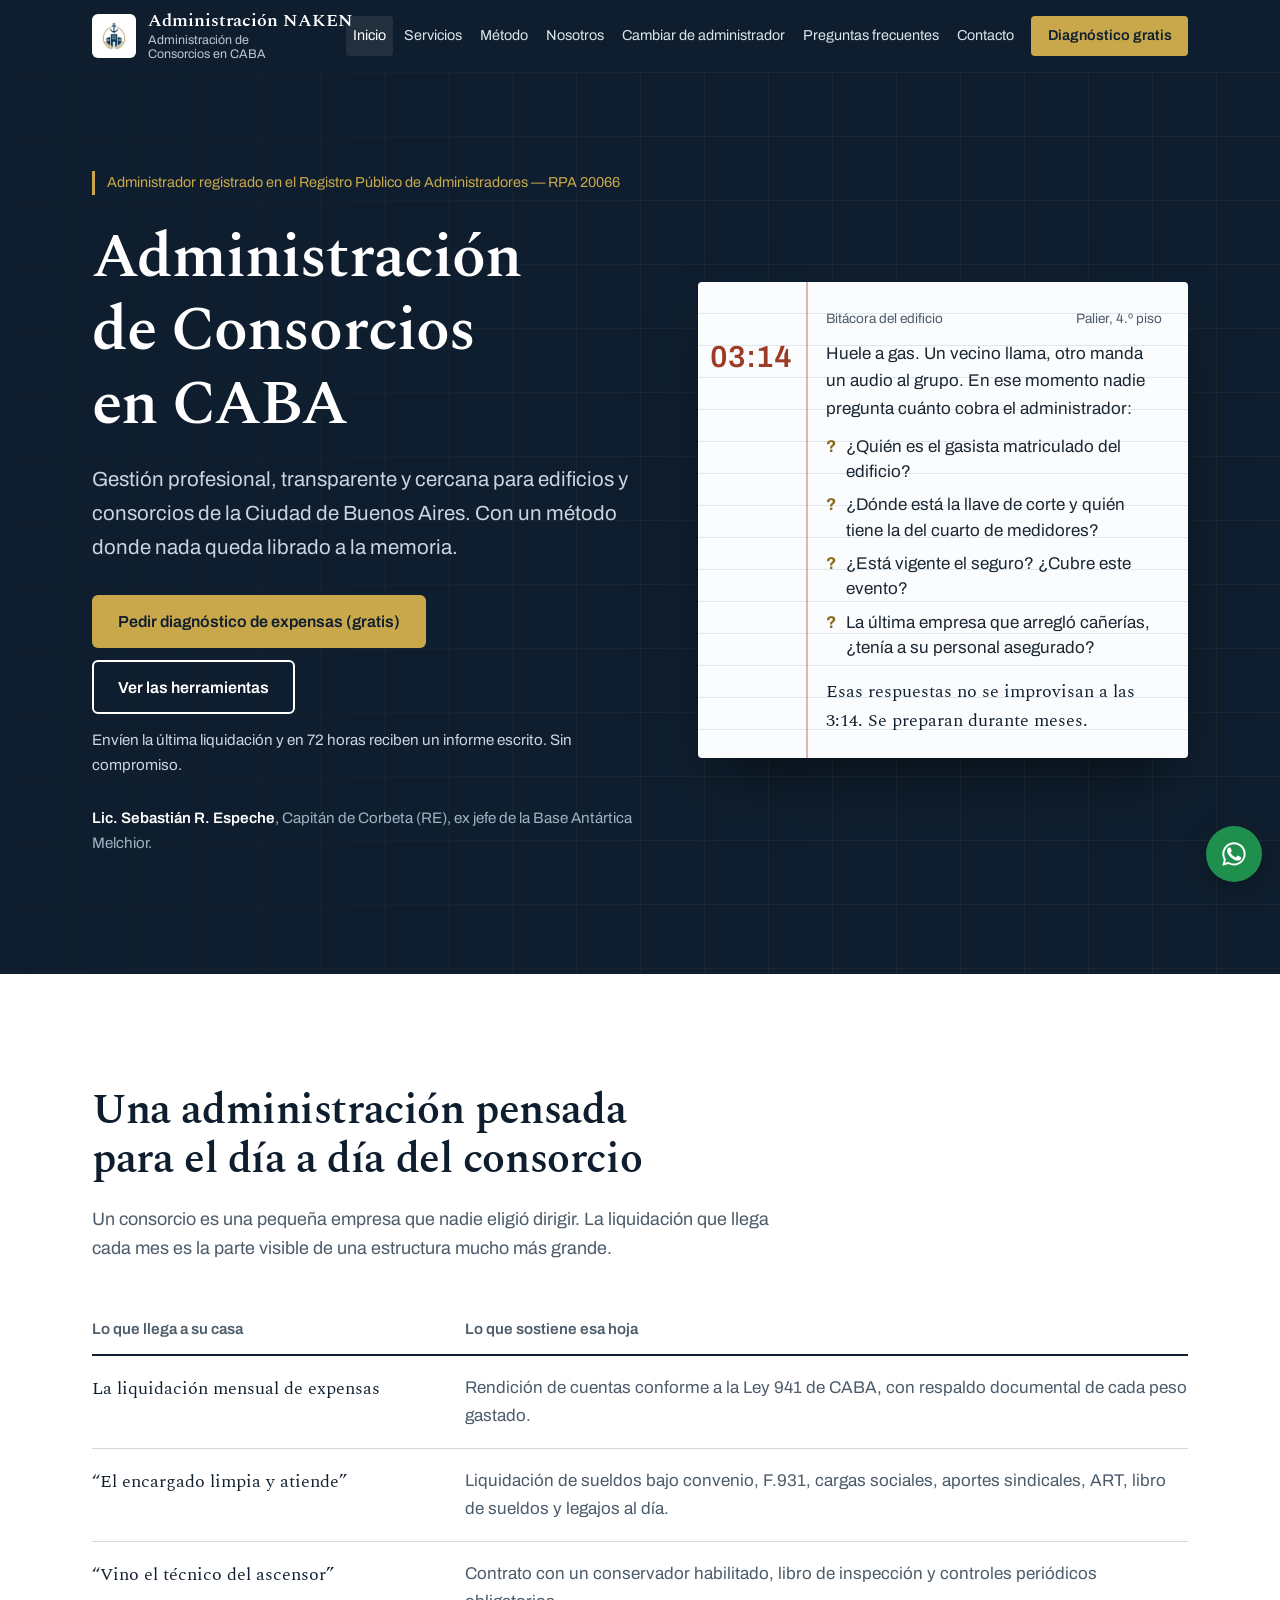
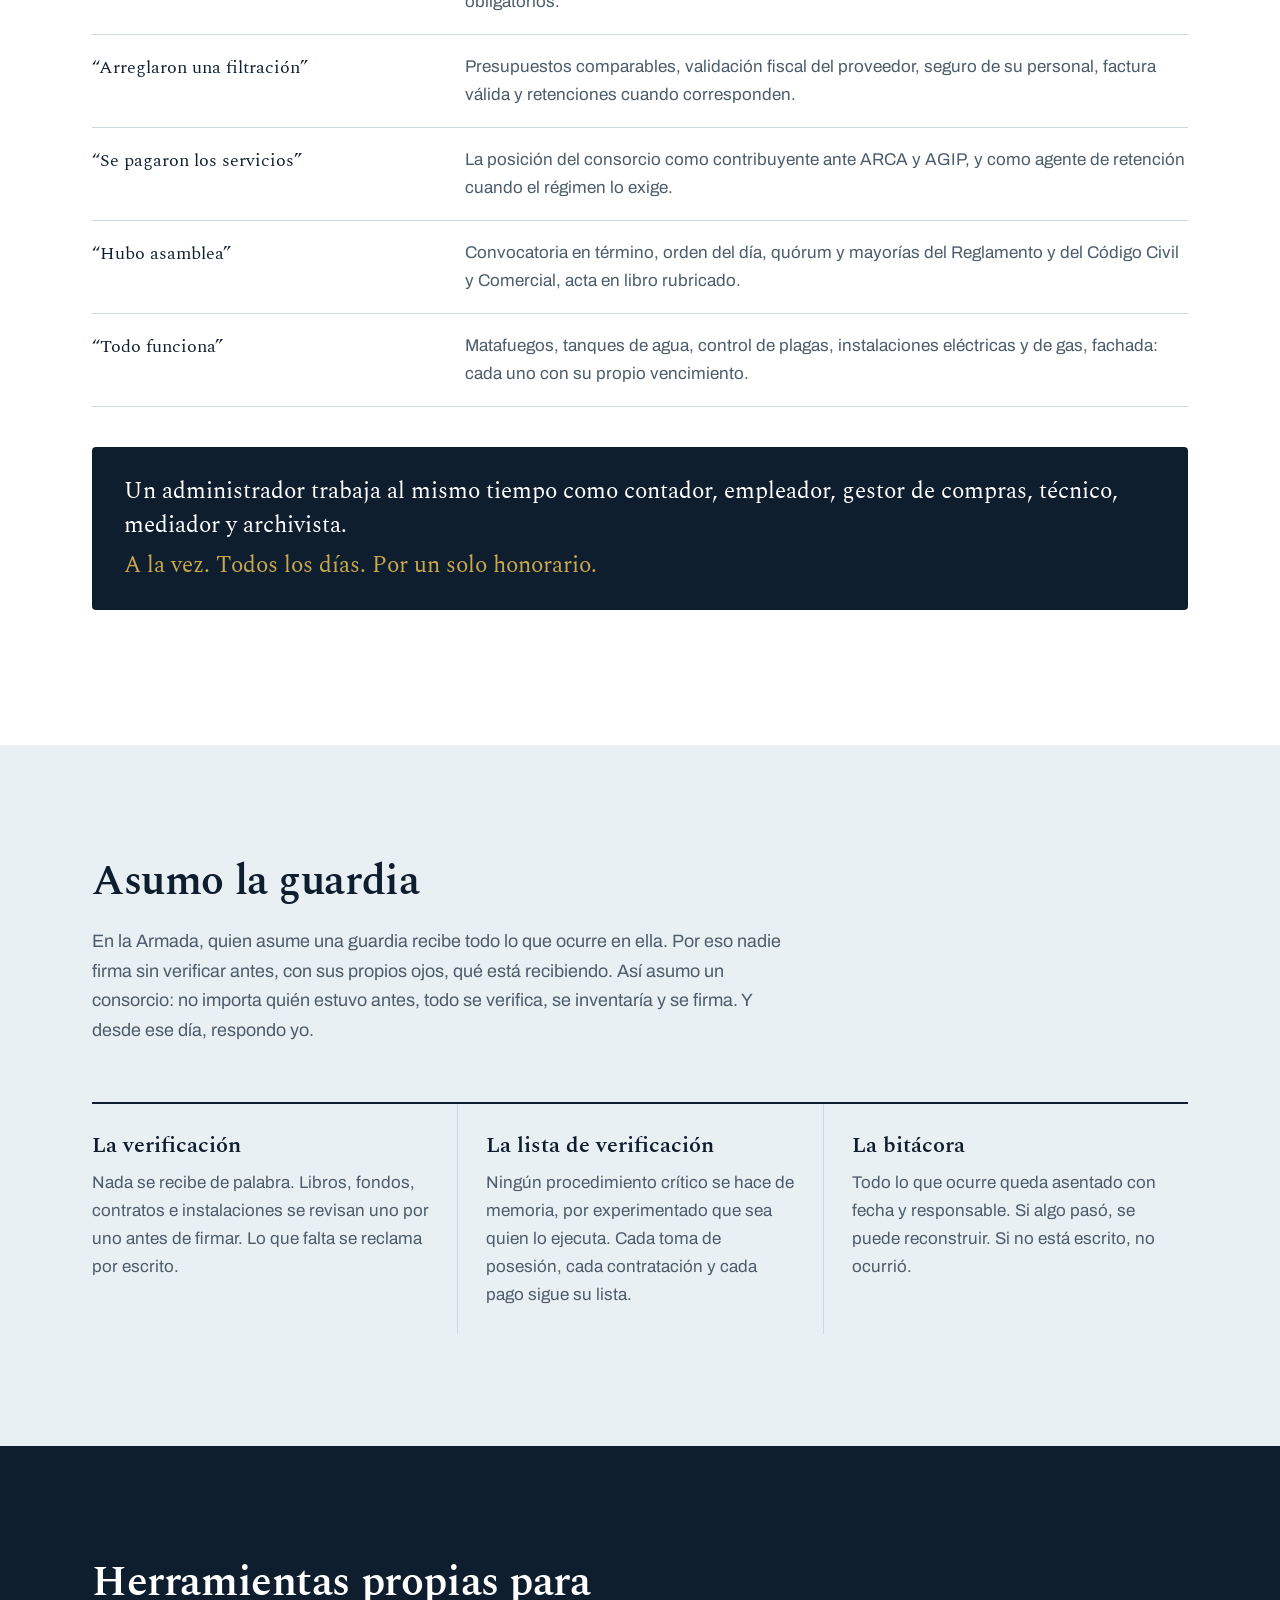
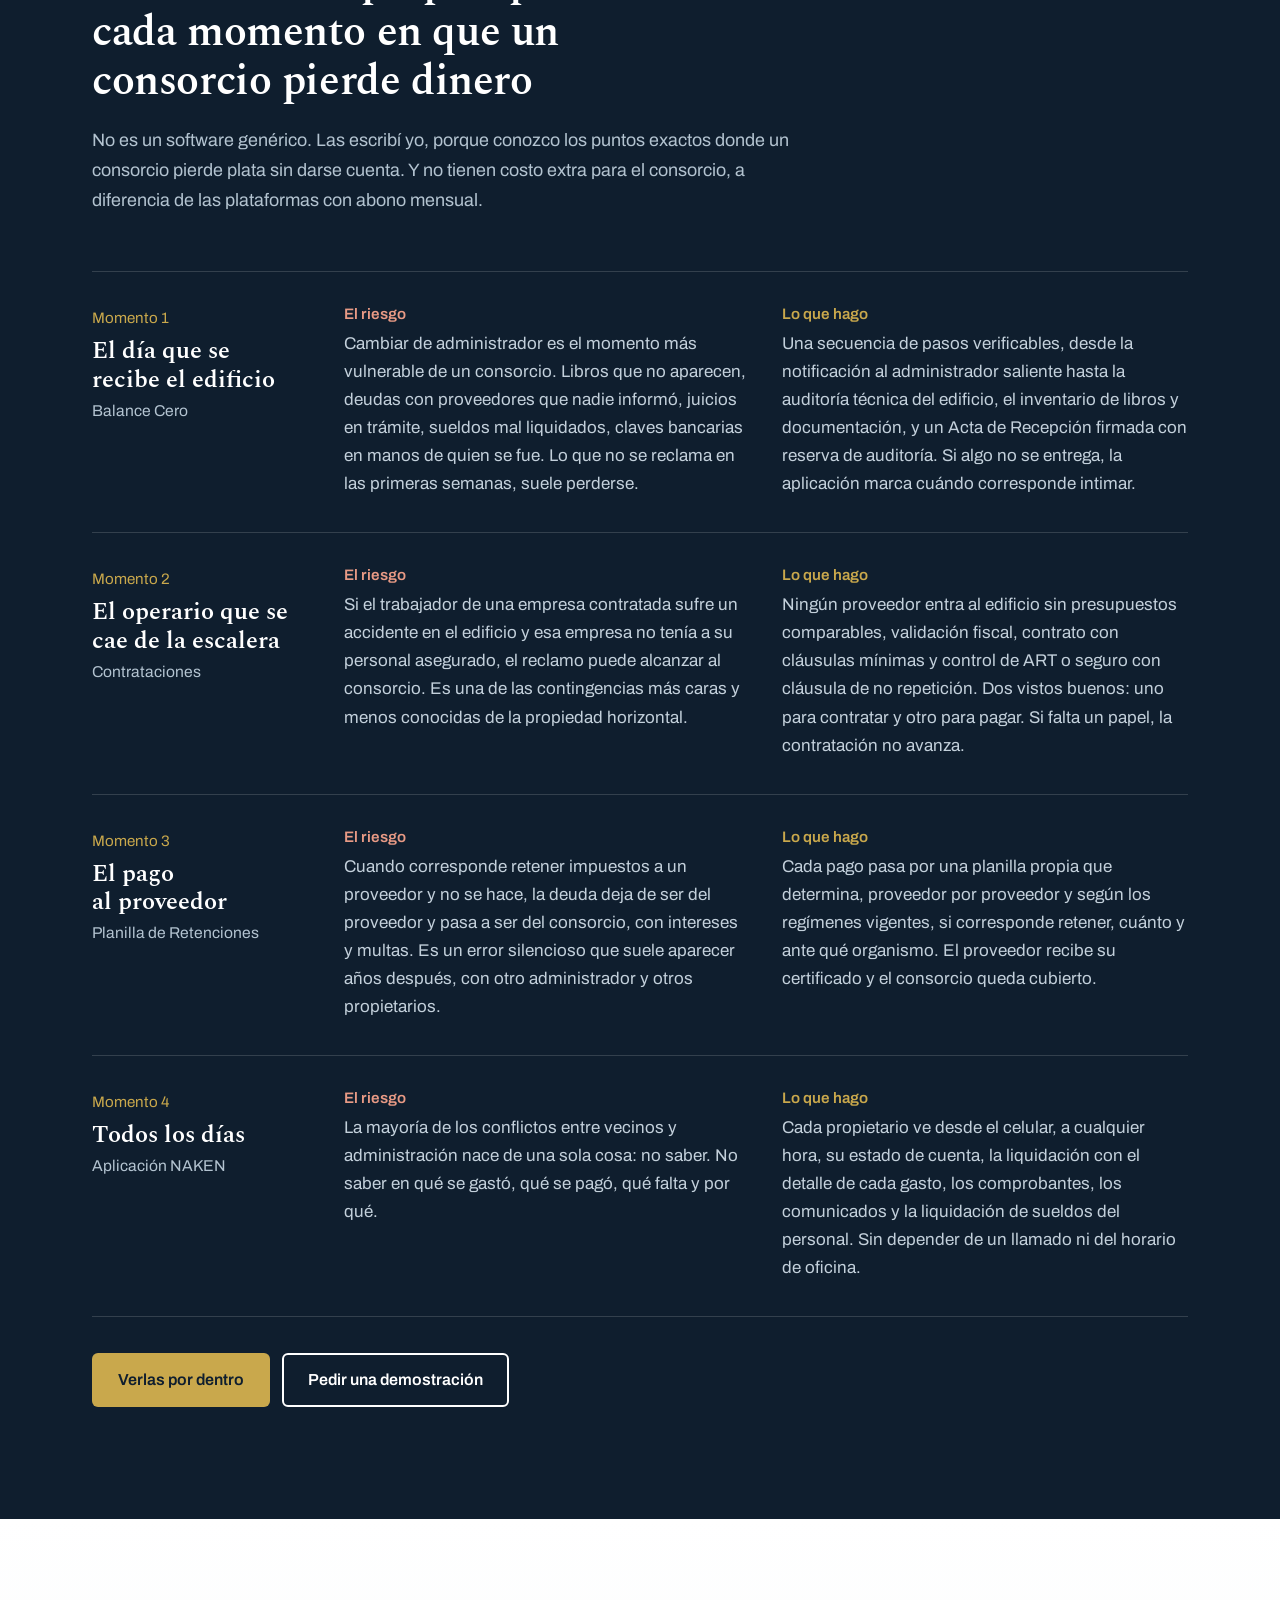
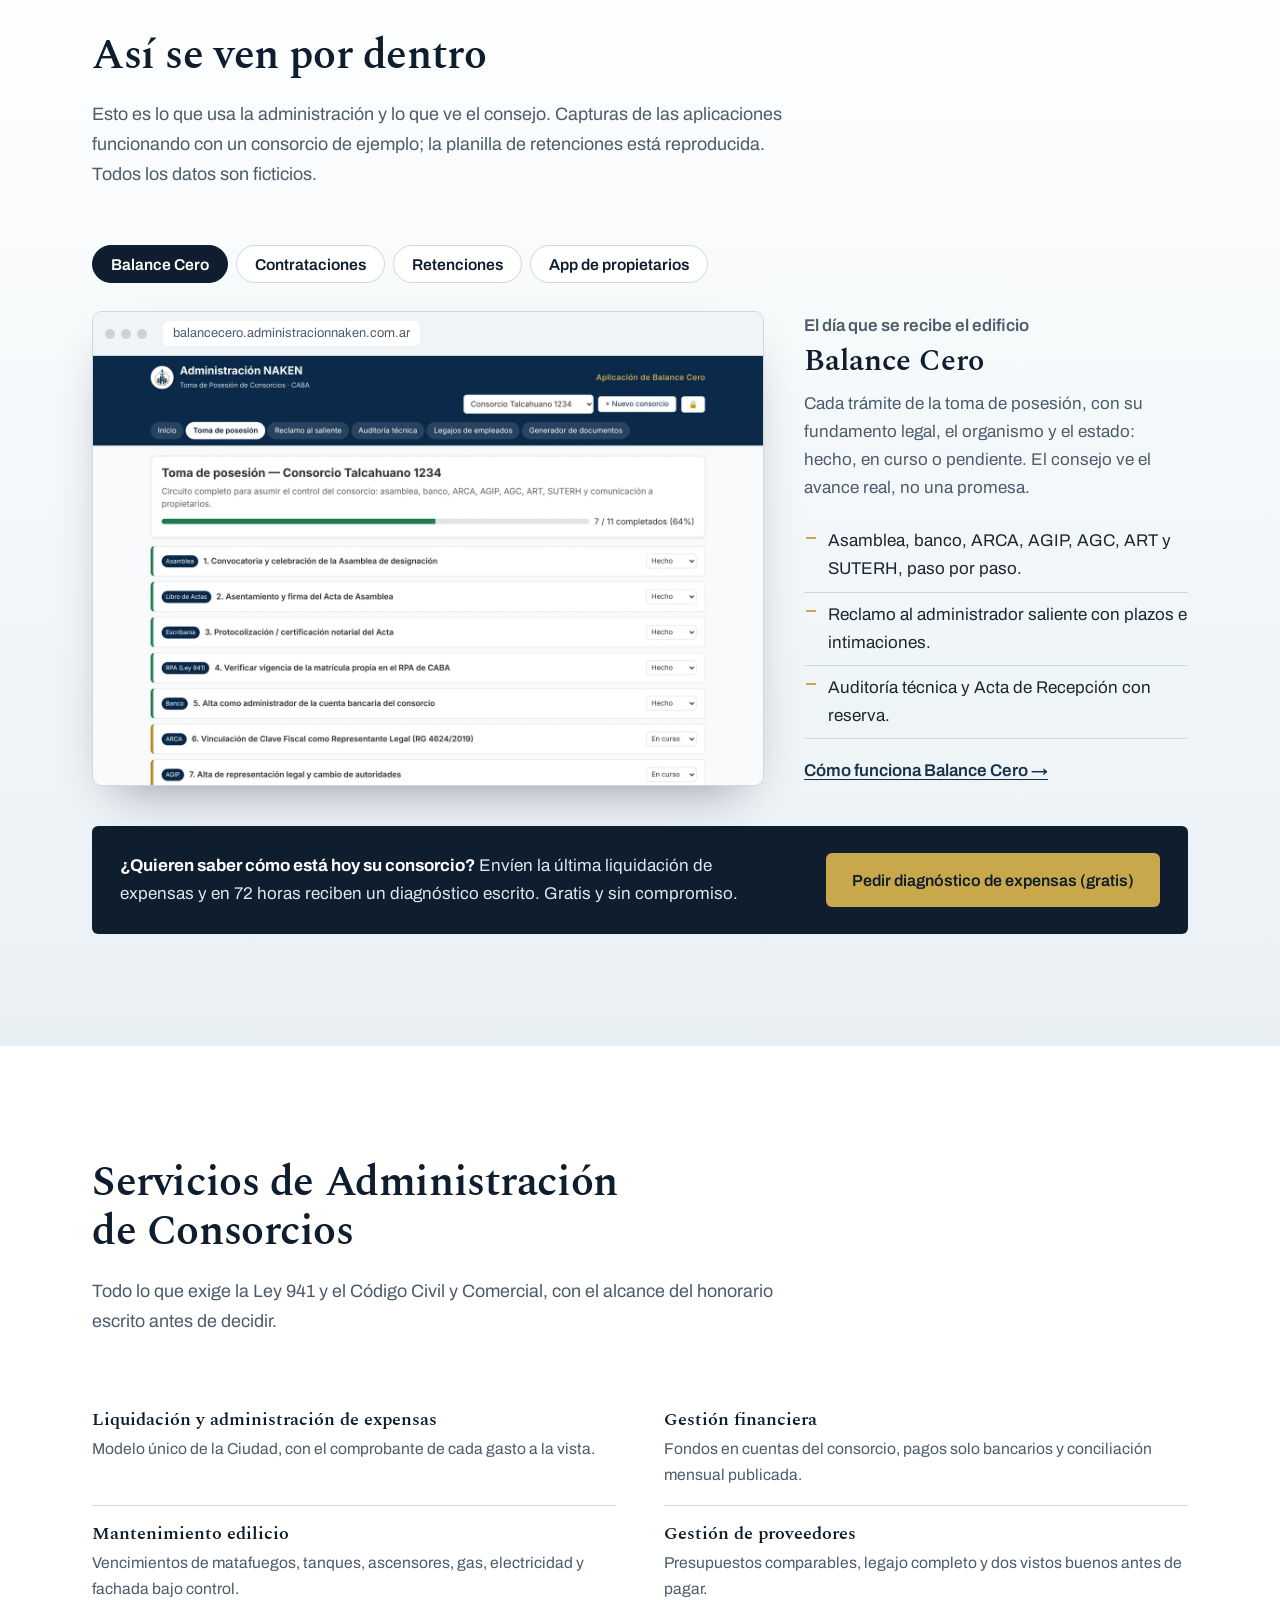
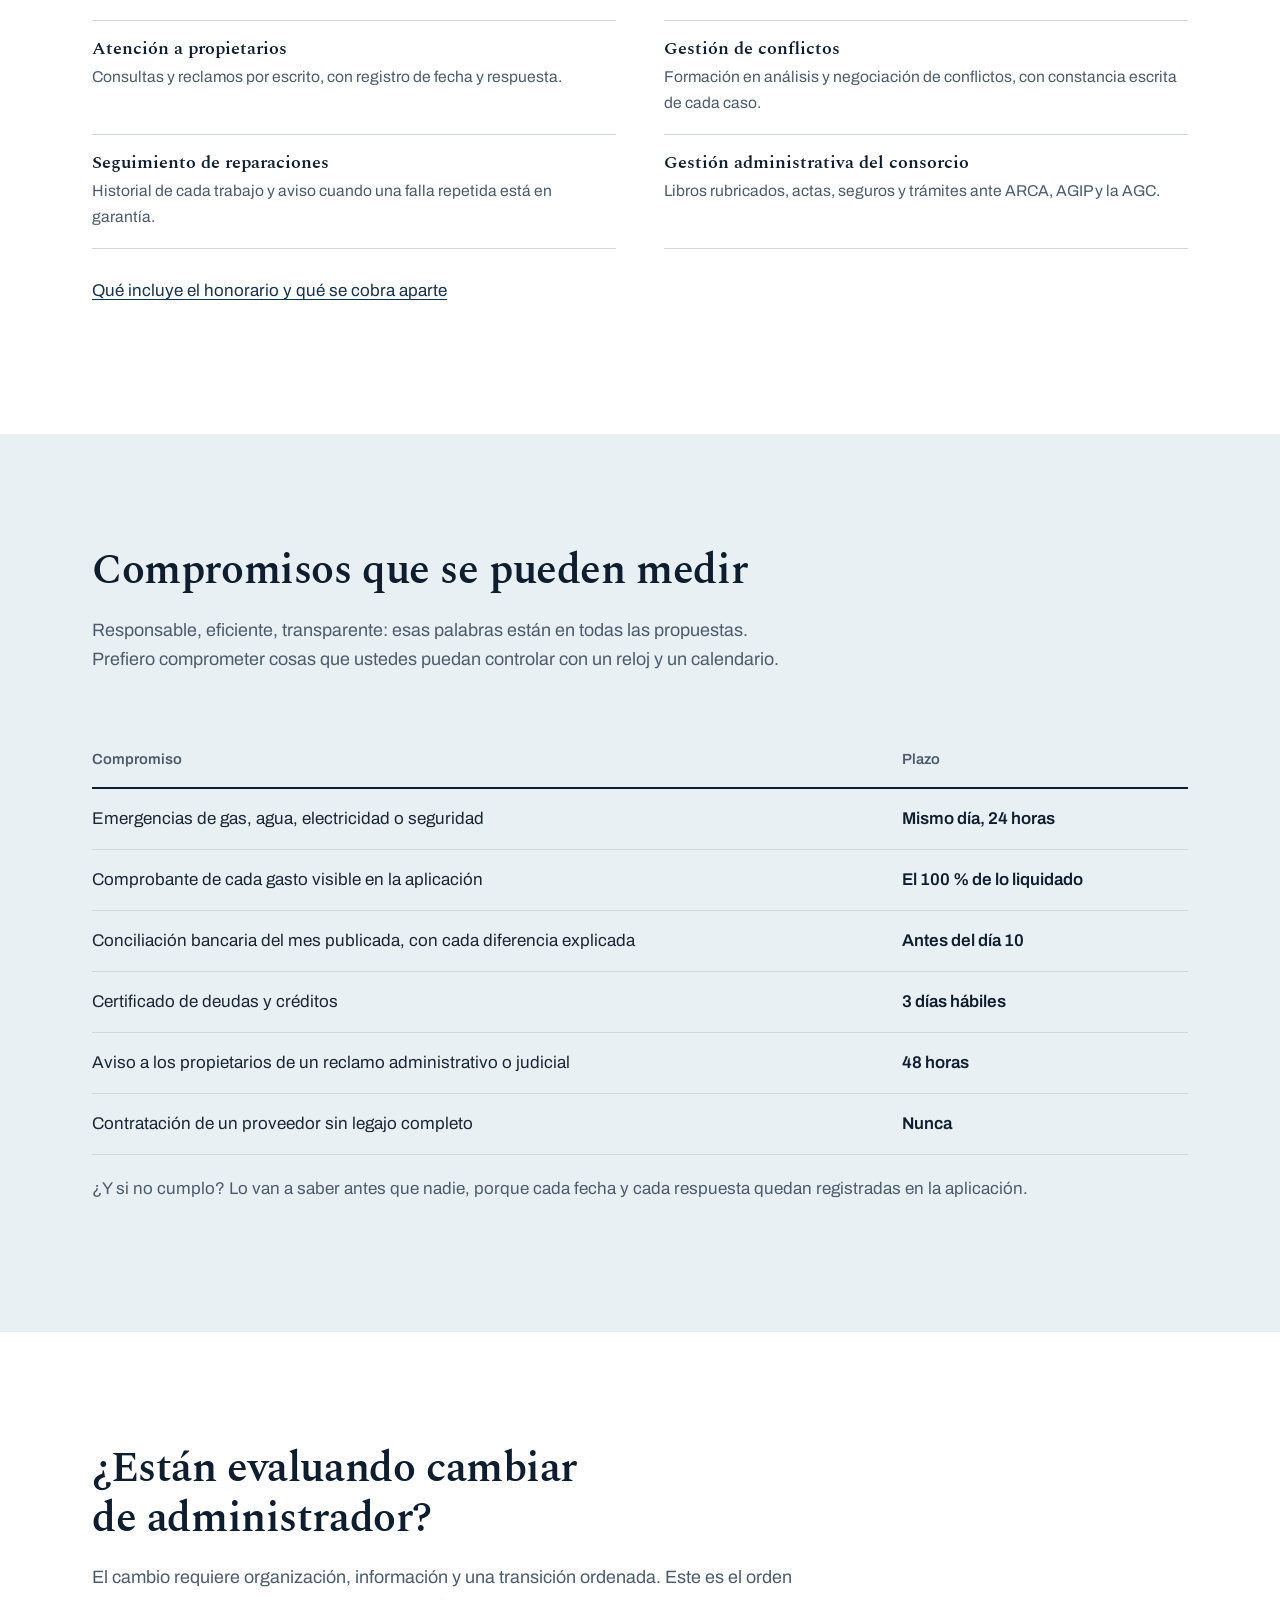
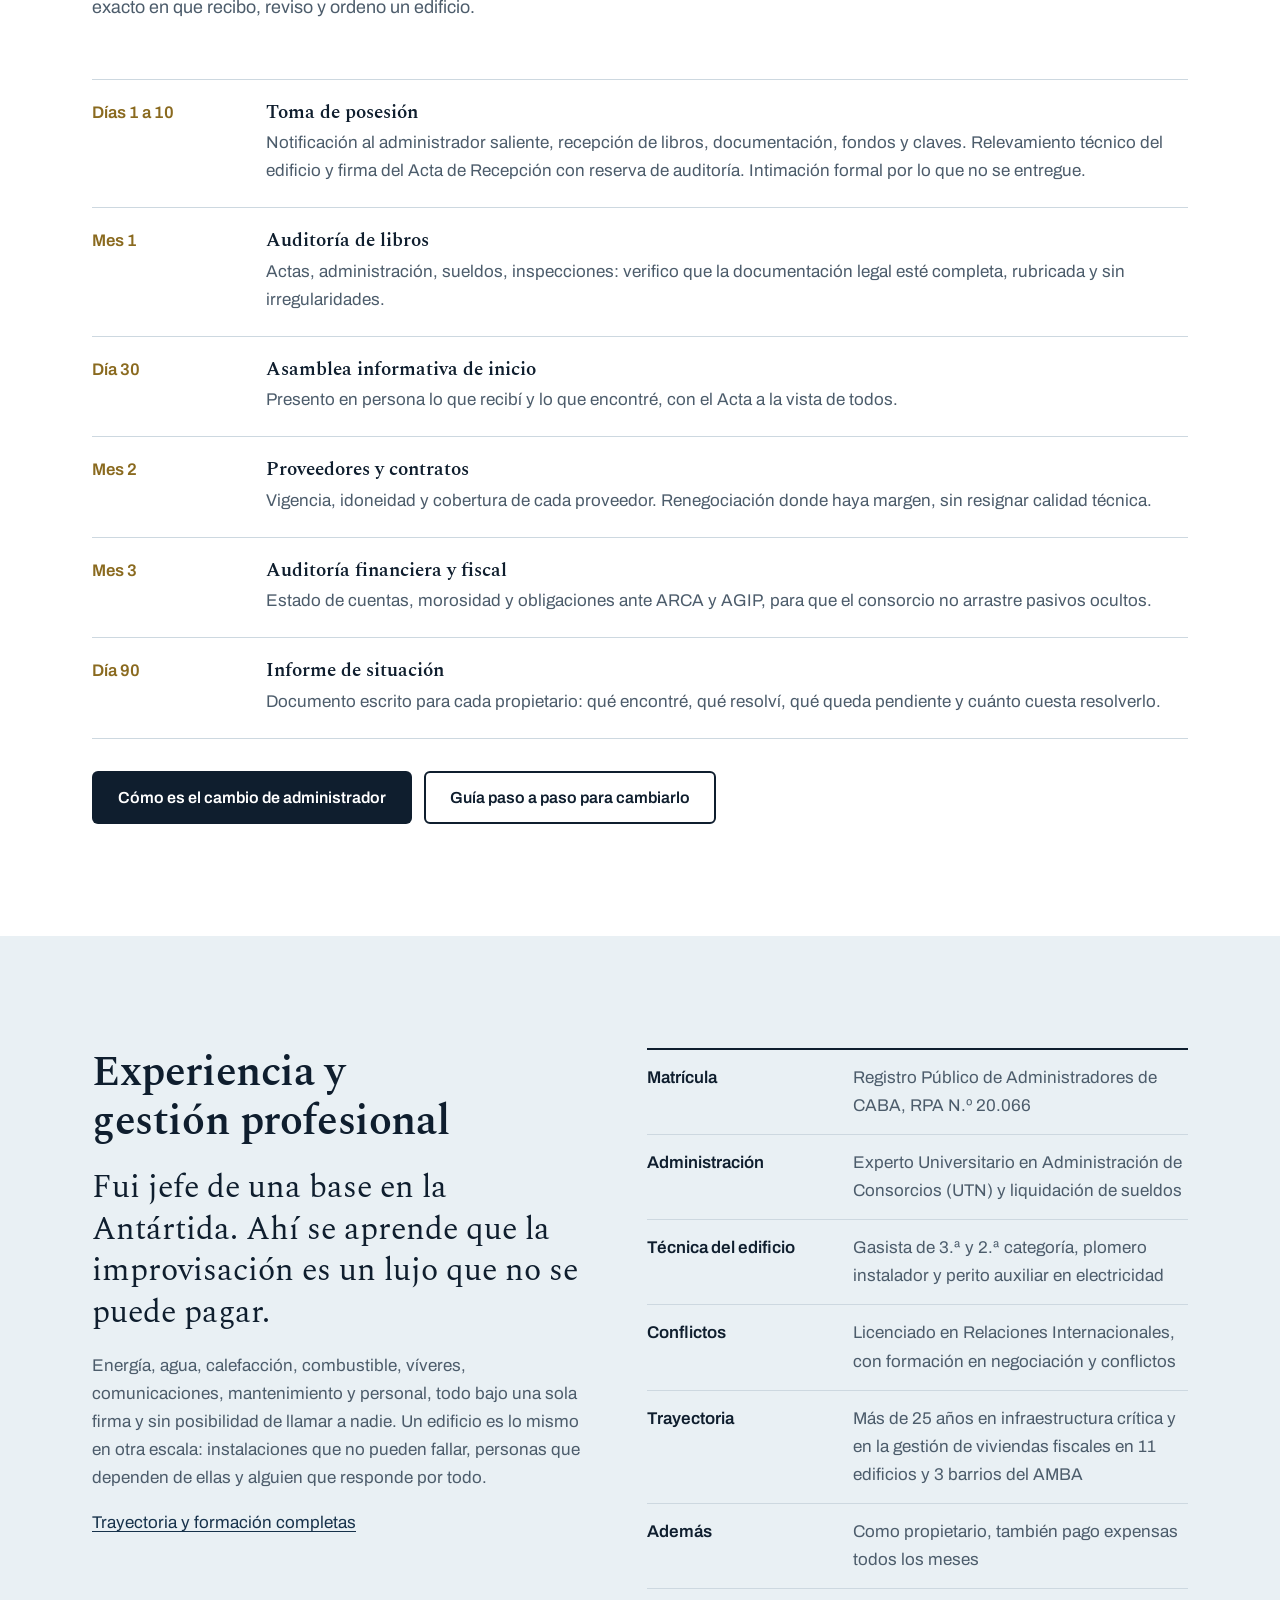
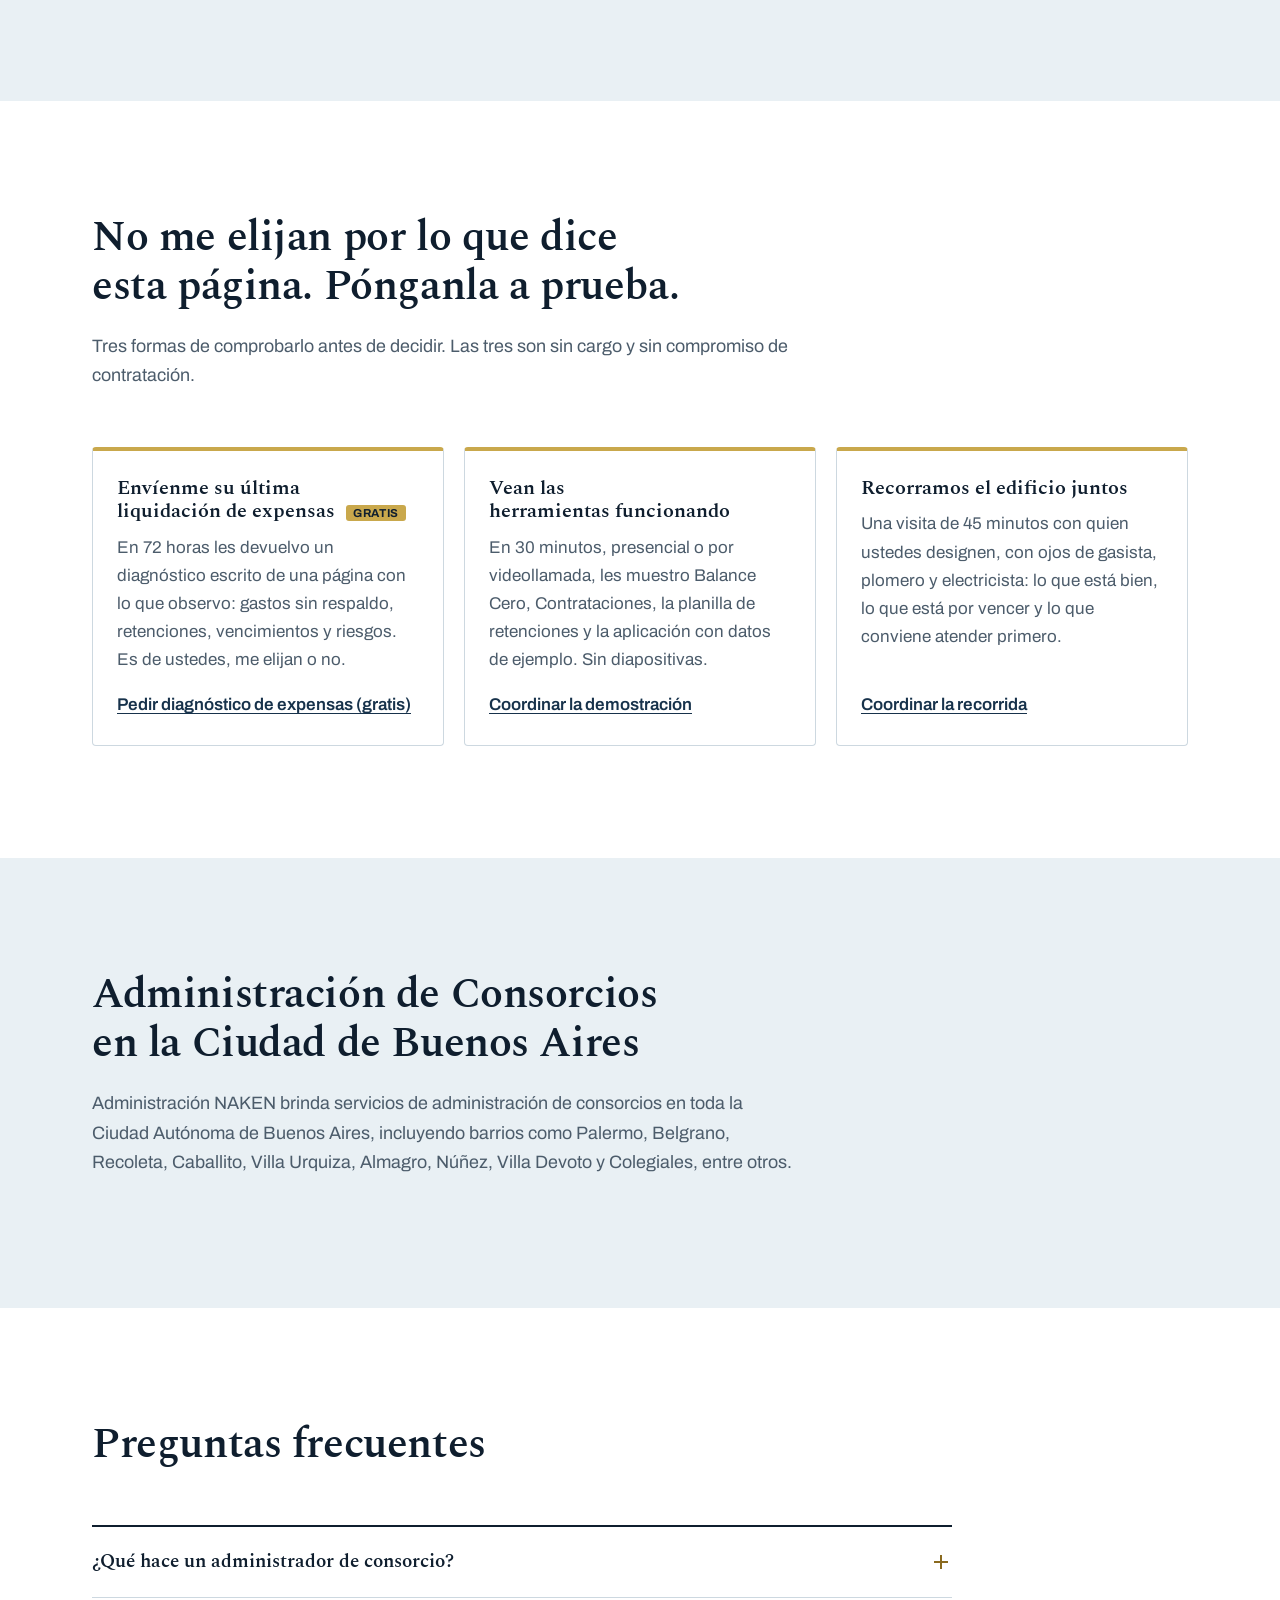
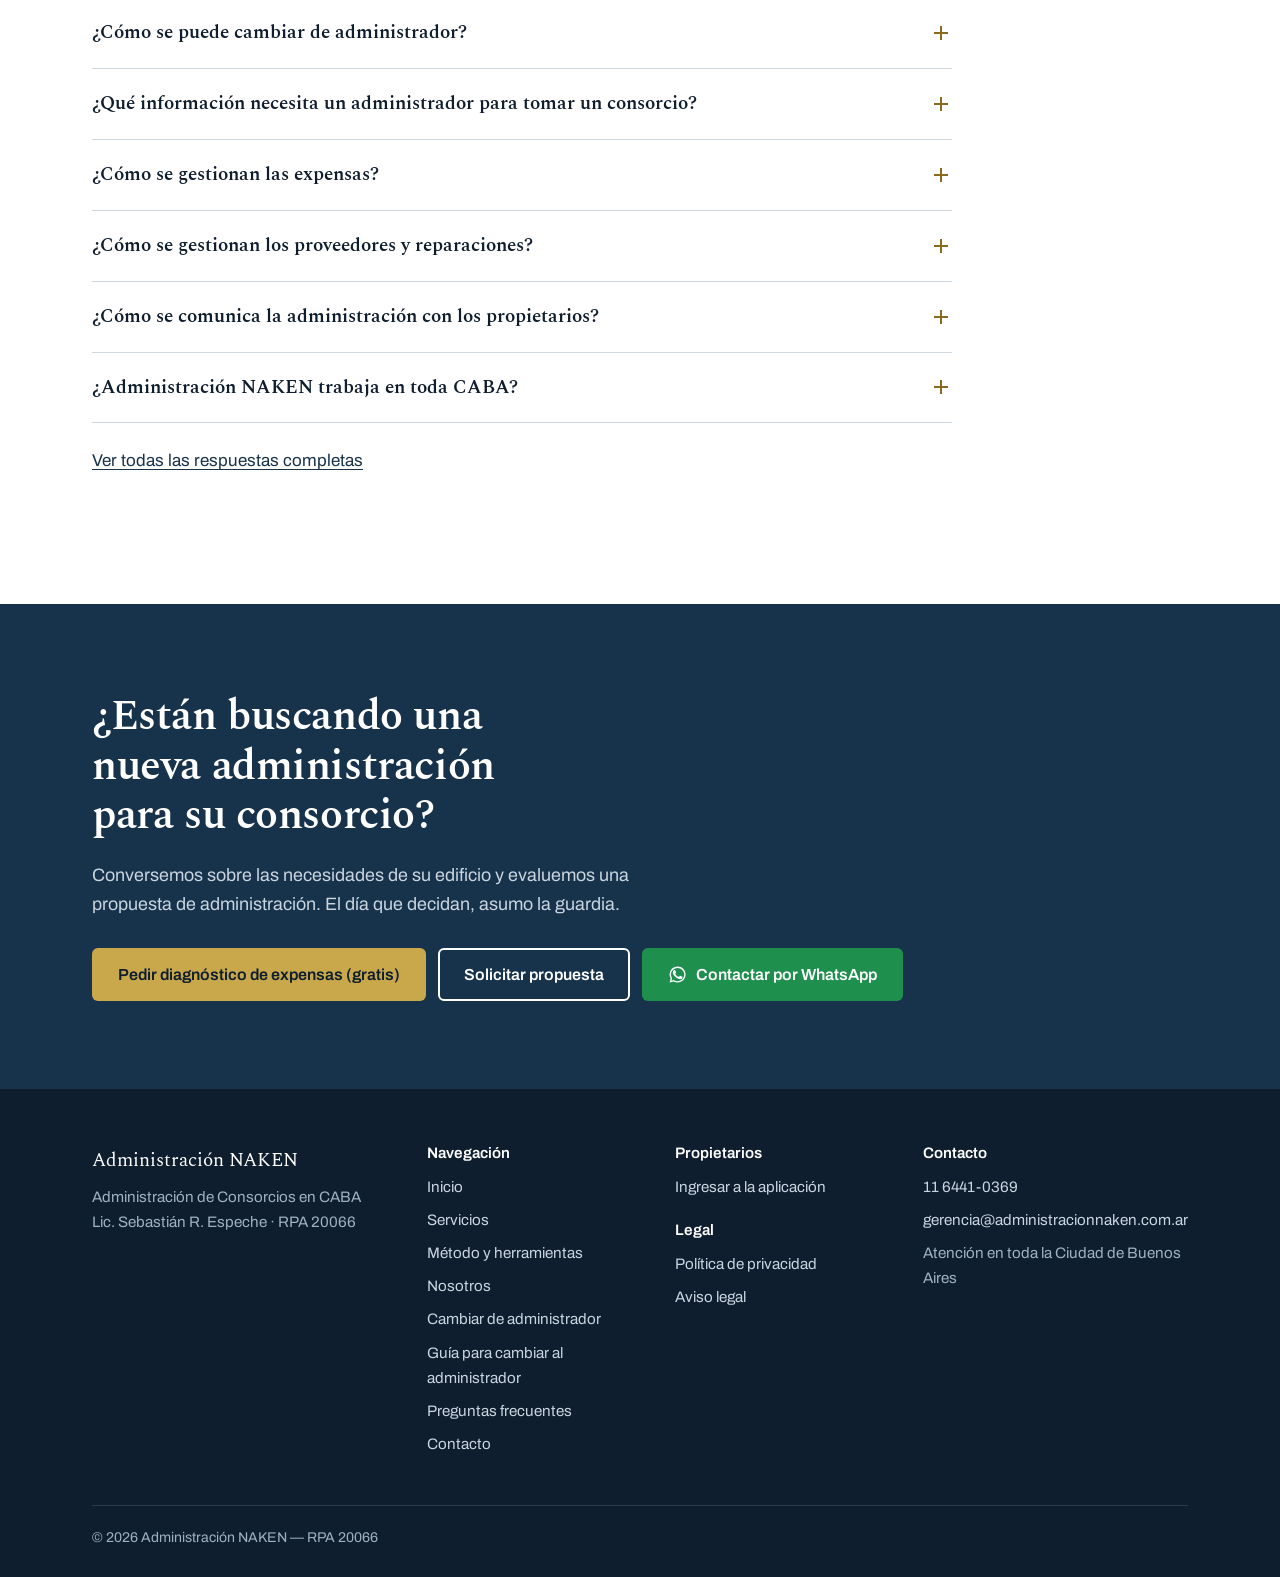
<file: index.html>
<!DOCTYPE html>
<html lang="es-AR" class="no-js">
<head>
<meta charset="UTF-8">
<meta name="viewport" content="width=device-width, initial-scale=1.0">
<title>Administración de Consorcios en CABA | Administración NAKEN</title>
<meta name="description" content="Administración de consorcios en CABA. Gestión profesional, transparente y cercana para edificios y propiedades horizontales. RPA 20066.">
<meta name="robots" content="index, follow">
<meta name="author" content="Administración NAKEN">
<link rel="canonical" href="https://administracionnaken.com.ar/">
<meta name="theme-color" content="#0f1e2e">

<!-- Open Graph -->
<meta property="og:type" content="website">
<meta property="og:locale" content="es_AR">
<meta property="og:url" content="https://administracionnaken.com.ar/">
<meta property="og:site_name" content="Administración NAKEN">
<meta property="og:title" content="Administración de Consorcios en CABA | Administración NAKEN">
<meta property="og:description" content="Gestión profesional, transparente y cercana para edificios y consorcios de la Ciudad de Buenos Aires. RPA 20066.">
<meta property="og:image" content="https://administracionnaken.com.ar/assets/images/hero-administracion-consorcios-caba.webp">

<!-- Twitter / X -->
<meta name="twitter:card" content="summary_large_image">
<meta name="twitter:title" content="Administración de Consorcios en CABA | Administración NAKEN">
<meta name="twitter:description" content="Gestión profesional, transparente y cercana para edificios y consorcios de la Ciudad de Buenos Aires. RPA 20066.">
<meta name="twitter:image" content="https://administracionnaken.com.ar/assets/images/hero-administracion-consorcios-caba.webp">

<link rel="icon" href="/favicon.ico">
<link rel="preconnect" href="https://fonts.googleapis.com">
<link rel="preconnect" href="https://fonts.gstatic.com" crossorigin>
<link href="https://fonts.googleapis.com/css2?family=Archivo:wght@400;500;600&family=Spectral:wght@500;600&display=swap" rel="stylesheet">
<link rel="stylesheet" href="/css/styles.css?v=2026-11-12">
<script type="application/ld+json">
{
  "@context": "https://schema.org",
  "@type": [
    "Organization",
    "ProfessionalService"
  ],
  "@id": "https://administracionnaken.com.ar/#organizacion",
  "name": "Administración NAKEN",
  "url": "https://administracionnaken.com.ar/",
  "logo": "https://administracionnaken.com.ar/assets/images/naken-logo.png",
  "image": "https://administracionnaken.com.ar/assets/images/hero-administracion-consorcios-caba.webp",
  "description": "Administración profesional de consorcios y edificios en la Ciudad Autónoma de Buenos Aires (CABA).",
  "telephone": "+5491164410369",
  "email": "gerencia@administracionnaken.com.ar",
  "address": {
    "@type": "PostalAddress",
    "addressLocality": "Ciudad Autónoma de Buenos Aires",
    "addressRegion": "CABA",
    "addressCountry": "AR"
  },
  "areaServed": {
    "@type": "AdministrativeArea",
    "name": "Ciudad Autónoma de Buenos Aires"
  },
  "identifier": "RPA 20066",
  "founder": {
    "@type": "Person",
    "name": "Sebastián R. Espeche",
    "jobTitle": "Administrador de Consorcios — RPA CABA N.º 20.066"
  }
}
</script>
<script type="application/ld+json">
{
  "@context": "https://schema.org",
  "@type": "WebSite",
  "name": "Administración NAKEN",
  "url": "https://administracionnaken.com.ar/"
}
</script>
<script type="application/ld+json">
{
  "@context": "https://schema.org",
  "@type": "Service",
  "serviceType": "Administración de consorcios",
  "provider": {
    "@id": "https://administracionnaken.com.ar/#organizacion"
  },
  "areaServed": {
    "@type": "AdministrativeArea",
    "name": "Ciudad Autónoma de Buenos Aires"
  },
  "name": "Administración de Consorcios en CABA"
}
</script>
</head>
<body>
<a class="skip-link" href="#main">Saltar al contenido</a>

<header class="site-header">
    <div class="wrap nav-bar">
        <a href="/" class="brand">
            <img src="/assets/images/naken-logo.png" alt="Administración NAKEN" width="44" height="44">
            <span class="brand-name">Administración NAKEN<small>Administración de Consorcios en CABA</small></span>
        </a>
        <nav class="main-nav" id="mainNav" aria-label="Menú principal">
            <a href="/" aria-current="page">Inicio</a>
            <a href="/pages/servicios.html">Servicios</a>
            <a href="/pages/metodo.html">Método</a>
            <a href="/pages/nosotros.html">Nosotros</a>
            <a href="/pages/cambiar-administrador.html">Cambiar de administrador</a>
            <a href="/pages/preguntas-frecuentes.html">Preguntas frecuentes</a>
            <a href="/pages/contacto.html">Contacto</a>
            <a href="/pages/contacto.html?motivo=diagnostico" class="btn">Diagnóstico gratis</a>
        </nav>
        <button class="hamburger" id="hamburger" aria-label="Abrir menú" aria-expanded="false" aria-controls="mainNav">
            <span></span><span></span><span></span>
        </button>
    </div>
</header>

<main id="main">

<section class="hero on-dark">
    <div class="wrap hero-grid">
        <div>
            <span class="hero-rpa">Administrador registrado en el Registro Público de Administradores — RPA 20066</span>
            <h1>Administración de Consorcios en CABA</h1>
            <p class="hero-sub">Gestión profesional, transparente y cercana para edificios y consorcios de la Ciudad de Buenos Aires. Con un método donde nada queda librado a la memoria.</p>
            <div class="actions">
                <a href="/pages/contacto.html?motivo=diagnostico" class="btn btn-gold">Pedir diagnóstico de expensas (gratis)</a>
                <a href="#herramientas" class="btn btn-line">Ver las herramientas</a>
            </div>
            <p class="hero-note">Envíen la última liquidación y en 72 horas reciben un informe escrito. Sin compromiso.</p>
            <p class="hero-sign"><strong>Lic. Sebastián R. Espeche</strong>, Capitán de Corbeta (RE), ex jefe de la Base Antártica Melchior.</p>
        </div>
        <figure class="log" aria-label="Una noche cualquiera en un edificio">
            <div class="log-head"><span>Bitácora del edificio</span><span>Palier, 4.º piso</span></div>
            <div class="log-entry">
                <span class="log-time">03:14</span>
                <div class="log-body">
                    <p>Huele a gas. Un vecino llama, otro manda un audio al grupo. En ese momento nadie pregunta cuánto cobra el administrador:</p>
                    <ul>
                        <li>¿Quién es el gasista matriculado del edificio?</li>
                        <li>¿Dónde está la llave de corte y quién tiene la del cuarto de medidores?</li>
                        <li>¿Está vigente el seguro? ¿Cubre este evento?</li>
                        <li>La última empresa que arregló cañerías, ¿tenía a su personal asegurado?</li>
                    </ul>
                </div>
            </div>
            <figcaption class="log-foot">Esas respuestas no se improvisan a las 3:14. Se preparan durante meses.</figcaption>
        </figure>
    </div>
</section>

<section class="section" aria-labelledby="propuesta-titulo">
    <div class="wrap">
        <div class="section-head">
            <h2 id="propuesta-titulo">Una administración pensada para el día a día del consorcio</h2>
            <p>Un consorcio es una pequeña empresa que nadie eligió dirigir. La liquidación que llega cada mes es la parte visible de una estructura mucho más grande.</p>
        </div>
        <table class="ledger">
            <thead><tr><th scope="col">Lo que llega a su casa</th><th scope="col">Lo que sostiene esa hoja</th></tr></thead>
            <tbody>
                <tr><td>La liquidación mensual de expensas</td><td>Rendición de cuentas conforme a la Ley 941 de CABA, con respaldo documental de cada peso gastado.</td></tr>
                <tr><td>“El encargado limpia y atiende”</td><td>Liquidación de sueldos bajo convenio, F.931, cargas sociales, aportes sindicales, ART, libro de sueldos y legajos al día.</td></tr>
                <tr><td>“Vino el técnico del ascensor”</td><td>Contrato con un conservador habilitado, libro de inspección y controles periódicos obligatorios.</td></tr>
                <tr><td>“Arreglaron una filtración”</td><td>Presupuestos comparables, validación fiscal del proveedor, seguro de su personal, factura válida y retenciones cuando corresponden.</td></tr>
                <tr><td>“Se pagaron los servicios”</td><td>La posición del consorcio como contribuyente ante ARCA y AGIP, y como agente de retención cuando el régimen lo exige.</td></tr>
                <tr><td>“Hubo asamblea”</td><td>Convocatoria en término, orden del día, quórum y mayorías del Reglamento y del Código Civil y Comercial, acta en libro rubricado.</td></tr>
                <tr><td>“Todo funciona”</td><td>Matafuegos, tanques de agua, control de plagas, instalaciones eléctricas y de gas, fachada: cada uno con su propio vencimiento.</td></tr>
            </tbody>
        </table>
        <p class="callout">Un administrador trabaja al mismo tiempo como contador, empleador, gestor de compras, técnico, mediador y archivista.<span>A la vez. Todos los días. Por un solo honorario.</span></p>
    </div>
</section>

<section class="section tint" aria-labelledby="metodo-titulo">
    <div class="wrap">
        <div class="section-head">
            <h2 id="metodo-titulo">Asumo la guardia</h2>
            <p>En la Armada, quien asume una guardia recibe todo lo que ocurre en ella. Por eso nadie firma sin verificar antes, con sus propios ojos, qué está recibiendo. Así asumo un consorcio: no importa quién estuvo antes, todo se verifica, se inventaría y se firma. Y desde ese día, respondo yo.</p>
        </div>
        <div class="practices">
            <div class="practice"><h3>La verificación</h3><p>Nada se recibe de palabra. Libros, fondos, contratos e instalaciones se revisan uno por uno antes de firmar. Lo que falta se reclama por escrito.</p></div>
            <div class="practice"><h3>La lista de verificación</h3><p>Ningún procedimiento crítico se hace de memoria, por experimentado que sea quien lo ejecuta. Cada toma de posesión, cada contratación y cada pago sigue su lista.</p></div>
            <div class="practice"><h3>La bitácora</h3><p>Todo lo que ocurre queda asentado con fecha y responsable. Si algo pasó, se puede reconstruir. Si no está escrito, no ocurrió.</p></div>
        </div>
    </div>
</section>

<section class="section dark on-dark" aria-labelledby="tecnologia-titulo">
    <div class="wrap">
        <div class="section-head">
            <h2 id="tecnologia-titulo">Herramientas propias para cada momento en que un consorcio pierde dinero</h2>
            <p>No es un software genérico. Las escribí yo, porque conozco los puntos exactos donde un consorcio pierde plata sin darse cuenta. Y no tienen costo extra para el consorcio, a diferencia de las plataformas con abono mensual.</p>
        </div>
        <ol class="moments">
            <li class="moment">
                <div class="moment-id"><h3>El día que se recibe el edificio</h3><div class="tool">Balance Cero</div></div>
                <div class="risk"><h4>El riesgo</h4><p>Cambiar de administrador es el momento más vulnerable de un consorcio. Libros que no aparecen, deudas con proveedores que nadie informó, juicios en trámite, sueldos mal liquidados, claves bancarias en manos de quien se fue. Lo que no se reclama en las primeras semanas, suele perderse.</p></div>
                <div class="does"><h4>Lo que hago</h4><p>Una secuencia de pasos verificables, desde la notificación al administrador saliente hasta la auditoría técnica del edificio, el inventario de libros y documentación, y un Acta de Recepción firmada con reserva de auditoría. Si algo no se entrega, la aplicación marca cuándo corresponde intimar.</p></div>
            </li>
            <li class="moment">
                <div class="moment-id"><h3>El operario que se cae de la escalera</h3><div class="tool">Contrataciones</div></div>
                <div class="risk"><h4>El riesgo</h4><p>Si el trabajador de una empresa contratada sufre un accidente en el edificio y esa empresa no tenía a su personal asegurado, el reclamo puede alcanzar al consorcio. Es una de las contingencias más caras y menos conocidas de la propiedad horizontal.</p></div>
                <div class="does"><h4>Lo que hago</h4><p>Ningún proveedor entra al edificio sin presupuestos comparables, validación fiscal, contrato con cláusulas mínimas y control de ART o seguro con cláusula de no repetición. Dos vistos buenos: uno para contratar y otro para pagar. Si falta un papel, la contratación no avanza.</p></div>
            </li>
            <li class="moment">
                <div class="moment-id"><h3>El pago al proveedor</h3><div class="tool">Planilla de Retenciones</div></div>
                <div class="risk"><h4>El riesgo</h4><p>Cuando corresponde retener impuestos a un proveedor y no se hace, la deuda deja de ser del proveedor y pasa a ser del consorcio, con intereses y multas. Es un error silencioso que suele aparecer años después, con otro administrador y otros propietarios.</p></div>
                <div class="does"><h4>Lo que hago</h4><p>Cada pago pasa por una planilla propia que determina, proveedor por proveedor y según los regímenes vigentes, si corresponde retener, cuánto y ante qué organismo. El proveedor recibe su certificado y el consorcio queda cubierto.</p></div>
            </li>
            <li class="moment">
                <div class="moment-id"><h3>Todos los días</h3><div class="tool">Aplicación NAKEN</div></div>
                <div class="risk"><h4>El riesgo</h4><p>La mayoría de los conflictos entre vecinos y administración nace de una sola cosa: no saber. No saber en qué se gastó, qué se pagó, qué falta y por qué.</p></div>
                <div class="does"><h4>Lo que hago</h4><p>Cada propietario ve desde el celular, a cualquier hora, su estado de cuenta, la liquidación con el detalle de cada gasto, los comprobantes, los comunicados y la liquidación de sueldos del personal. Sin depender de un llamado ni del horario de oficina.</p></div>
            </li>
        </ol>
        <div class="actions" style="margin-top:36px;">
            <a href="#herramientas" class="btn btn-gold">Verlas por dentro</a>
            <a href="/pages/contacto.html?motivo=demostracion" class="btn btn-line">Pedir una demostración</a>
        </div>
    </div>
</section>

<section class="section vitrina" id="herramientas" aria-labelledby="vitrina-titulo">
    <div class="wrap">
        <div class="section-head">
            <h2 id="vitrina-titulo">Así se ven por dentro</h2>
            <p>Esto es lo que usa la administración y lo que ve el consejo. Capturas de las aplicaciones funcionando con un consorcio de ejemplo; la planilla de retenciones está reproducida. Todos los datos son ficticios.</p>
        </div>
        <div class="vitrina-tabs" role="tablist" aria-label="Herramientas de Administración NAKEN">
            <button type="button" role="tab" id="vit-balance-tab" aria-controls="vit-balance" aria-selected="true">Balance Cero</button>
            <button type="button" role="tab" id="vit-contrataciones-tab" aria-controls="vit-contrataciones" aria-selected="false" tabindex="-1">Contrataciones</button>
            <button type="button" role="tab" id="vit-retenciones-tab" aria-controls="vit-retenciones" aria-selected="false" tabindex="-1">Retenciones</button>
            <button type="button" role="tab" id="vit-app-tab" aria-controls="vit-app" aria-selected="false" tabindex="-1">App de propietarios</button>
        </div>
        <div class="vitrina-panel" role="tabpanel" id="vit-balance" aria-labelledby="vit-balance-tab">
            <figure class="vitrina-shot">
                <div class="browser"><div class="browser-bar"><span></span><span></span><span></span><em>balancecero.administracionnaken.com.ar</em></div>
                    <img src="/assets/images/apps/balance-cero-toma-de-posesion.webp" alt="Balance Cero: checklist de toma de posesión de un consorcio con 7 de 11 pasos completados" width="1440" height="922" loading="lazy" decoding="async"></div>
            </figure>
            <div class="vitrina-text">
                <p class="vitrina-when">El día que se recibe el edificio</p>
                <h3>Balance Cero</h3>
                <p>Cada trámite de la toma de posesión, con su fundamento legal, el organismo y el estado: hecho, en curso o pendiente. El consejo ve el avance real, no una promesa.</p>
                <ul><li>Asamblea, banco, ARCA, AGIP, AGC, ART y SUTERH, paso por paso.</li><li>Reclamo al administrador saliente con plazos e intimaciones.</li><li>Auditoría técnica y Acta de Recepción con reserva.</li></ul>
                <a href="/pages/metodo.html#balance-cero">Cómo funciona Balance Cero →</a>
            </div>
        </div>
        <div class="vitrina-panel" role="tabpanel" id="vit-contrataciones" aria-labelledby="vit-contrataciones-tab">
            <figure class="vitrina-shot">
                <div class="browser"><div class="browser-bar"><span></span><span></span><span></span><em>contrataciones.administracionnaken.com.ar</em></div>
                    <img src="/assets/images/apps/contrataciones-panel-expedientes.webp" alt="Contrataciones: panel con expedientes de proveedores, montos, avance y estado de cada uno" width="1440" height="922" loading="lazy" decoding="async"></div>
            </figure>
            <div class="vitrina-text">
                <p class="vitrina-when">Antes de que un proveedor entre al edificio</p>
                <h3>Contrataciones</h3>
                <p>Cada trabajo es un expediente: presupuestos, validación fiscal, contrato, seguro del personal y dos vistos buenos. Si falta un papel, no avanza.</p>
                <ul><li>Alertas de ofertas vencidas y documentación laboral incompleta.</li><li>Bloquea pagar dos veces la misma factura.</li><li>Avisa si el trabajo se repite mientras sigue en garantía.</li></ul>
                <a href="/pages/metodo.html#contrataciones">Cómo funciona Contrataciones →</a>
            </div>
        </div>
        <div class="vitrina-panel" role="tabpanel" id="vit-retenciones" aria-labelledby="vit-retenciones-tab">
            <figure class="vitrina-shot">
                <div class="browser"><div class="browser-bar"><span></span><span></span><span></span><em>Planilla de Retenciones · Google Sheets</em></div>
                    <img src="/assets/images/apps/planilla-retenciones-ganancias.webp" alt="Planilla de retenciones: pagos del mes con retención de Ganancias, neto a transferir y número de certificado" width="1440" height="386" loading="lazy" decoding="async"></div>
            </figure>
            <div class="vitrina-text">
                <p class="vitrina-when">Cada pago a un proveedor</p>
                <h3>Retenciones</h3>
                <p>La planilla decide, pago por pago, si corresponde retener, cuánto y con qué certificado. El consorcio no hereda deudas impositivas de nadie.</p>
                <ul><li>Mínimo no sujeto y alícuotas vigentes, cargadas por el contador.</li><li>Certificado numerado para cada retención.</li><li>Cada fila queda vinculada a un único pago del expediente.</li></ul>
                <a href="/pages/metodo.html#retenciones">Cómo funciona Retenciones →</a>
            </div>
        </div>
        <div class="vitrina-panel es-app" role="tabpanel" id="vit-app" aria-labelledby="vit-app-tab">
            <figure class="vitrina-shot">
                <div class="browser"><div class="browser-bar"><span></span><span></span><span></span><em>app.administracionnaken.com.ar</em></div>
                    <img src="/assets/images/apps/app-propietarios-facturas-del-mes.webp" alt="App de propietarios: facturas del mes con rubro, proveedor, importe y enlace al comprobante" width="1440" height="922" loading="lazy" decoding="async"></div>
                    <div class="phone"><img src="/assets/images/apps/app-propietarios-celular.webp" alt="App de propietarios en el celular: perfil de la unidad y accesos a expensas, facturas, reclamos y fondo de reserva" width="520" height="989" loading="lazy" decoding="async"></div>
            </figure>
            <div class="vitrina-text">
                <p class="vitrina-when">Todos los días, desde el celular</p>
                <h3>App de propietarios</h3>
                <p>Cada propietario ve su liquidación, cada factura con su comprobante, el fondo de reserva y la conciliación bancaria. Sin pedirlo, sin esperar a la asamblea.</p>
                <ul><li>Factura por factura, con el PDF del comprobante.</li><li>Reclamos y consultas por escrito, con fecha y respuesta.</li><li>Libro banco, caja, seguros y juicios a la vista.</li></ul>
                <a href="/pages/metodo.html#aplicacion">Cómo funciona la aplicación →</a>
            </div>
        </div>
        <div class="vitrina-cta">
            <p><strong>¿Quieren saber cómo está hoy su consorcio?</strong> Envíen la última liquidación de expensas y en 72 horas reciben un diagnóstico escrito. Gratis y sin compromiso.</p>
            <a href="/pages/contacto.html?motivo=diagnostico" class="btn btn-gold">Pedir diagnóstico de expensas (gratis)</a>
        </div>
    </div>
</section>

<section class="section" aria-labelledby="servicios-titulo">
    <div class="wrap">
        <div class="section-head">
            <h2 id="servicios-titulo">Servicios de Administración de Consorcios</h2>
            <p>Todo lo que exige la Ley 941 y el Código Civil y Comercial, con el alcance del honorario escrito antes de decidir.</p>
        </div>
        <ul class="service-list">
            <li><h3>Liquidación y administración de expensas</h3><p>Modelo único de la Ciudad, con el comprobante de cada gasto a la vista.</p></li>
            <li><h3>Gestión financiera</h3><p>Fondos en cuentas del consorcio, pagos solo bancarios y conciliación mensual publicada.</p></li>
            <li><h3>Mantenimiento edilicio</h3><p>Vencimientos de matafuegos, tanques, ascensores, gas, electricidad y fachada bajo control.</p></li>
            <li><h3>Gestión de proveedores</h3><p>Presupuestos comparables, legajo completo y dos vistos buenos antes de pagar.</p></li>
            <li><h3>Atención a propietarios</h3><p>Consultas y reclamos por escrito, con registro de fecha y respuesta.</p></li>
            <li><h3>Gestión de conflictos</h3><p>Formación en análisis y negociación de conflictos, con constancia escrita de cada caso.</p></li>
            <li><h3>Seguimiento de reparaciones</h3><p>Historial de cada trabajo y aviso cuando una falla repetida está en garantía.</p></li>
            <li><h3>Gestión administrativa del consorcio</h3><p>Libros rubricados, actas, seguros y trámites ante ARCA, AGIP y la AGC.</p></li>
        </ul>
        <p style="margin-top:28px;"><a href="/pages/servicios.html">Qué incluye el honorario y qué se cobra aparte</a></p>
    </div>
</section>

<section class="section tint" aria-labelledby="compromisos-titulo">
    <div class="wrap">
        <div class="section-head">
            <h2 id="compromisos-titulo">Compromisos que se pueden medir</h2>
            <p>Responsable, eficiente, transparente: esas palabras están en todas las propuestas. Prefiero comprometer cosas que ustedes puedan controlar con un reloj y un calendario.</p>
        </div>
        <table class="terms">
            <thead><tr><th scope="col">Compromiso</th><th scope="col">Plazo</th></tr></thead>
            <tbody>
                <tr><td>Emergencias de gas, agua, electricidad o seguridad</td><td class="value">Mismo día, 24 horas</td></tr>
                <tr><td>Comprobante de cada gasto visible en la aplicación</td><td class="value">El 100 % de lo liquidado</td></tr>
                <tr><td>Conciliación bancaria del mes publicada, con cada diferencia explicada</td><td class="value">Antes del día 10</td></tr>
                <tr><td>Certificado de deudas y créditos</td><td class="value">3 días hábiles</td></tr>
                <tr><td>Aviso a los propietarios de un reclamo administrativo o judicial</td><td class="value">48 horas</td></tr>
                <tr><td>Contratación de un proveedor sin legajo completo</td><td class="value">Nunca</td></tr>
            </tbody>
        </table>
        <p class="muted" style="margin-top:20px;">¿Y si no cumplo? Lo van a saber antes que nadie, porque cada fecha y cada respuesta quedan registradas en la aplicación.</p>
    </div>
</section>

<section class="section" aria-labelledby="cambiar-titulo">
    <div class="wrap">
        <div class="section-head">
            <h2 id="cambiar-titulo">¿Están evaluando cambiar de administrador?</h2>
            <p>El cambio requiere organización, información y una transición ordenada. Este es el orden exacto en que recibo, reviso y ordeno un edificio.</p>
        </div>
        <ol class="timeline">
        <li><span class="when">Días 1 a 10</span><div><h3>Toma de posesión</h3><p>Notificación al administrador saliente, recepción de libros, documentación, fondos y claves. Relevamiento técnico del edificio y firma del Acta de Recepción con reserva de auditoría. Intimación formal por lo que no se entregue.</p></div></li>
        <li><span class="when">Mes 1</span><div><h3>Auditoría de libros</h3><p>Actas, administración, sueldos, inspecciones: verifico que la documentación legal esté completa, rubricada y sin irregularidades.</p></div></li>
        <li><span class="when">Día 30</span><div><h3>Asamblea informativa de inicio</h3><p>Presento en persona lo que recibí y lo que encontré, con el Acta a la vista de todos.</p></div></li>
        <li><span class="when">Mes 2</span><div><h3>Proveedores y contratos</h3><p>Vigencia, idoneidad y cobertura de cada proveedor. Renegociación donde haya margen, sin resignar calidad técnica.</p></div></li>
        <li><span class="when">Mes 3</span><div><h3>Auditoría financiera y fiscal</h3><p>Estado de cuentas, morosidad y obligaciones ante ARCA y AGIP, para que el consorcio no arrastre pasivos ocultos.</p></div></li>
        <li><span class="when">Día 90</span><div><h3>Informe de situación</h3><p>Documento escrito para cada propietario: qué encontré, qué resolví, qué queda pendiente y cuánto cuesta resolverlo.</p></div></li>
    </ol>
        <div class="actions" style="margin-top:32px;">
            <a href="/pages/cambiar-administrador.html" class="btn btn-navy">Cómo es el cambio de administrador</a>
            <a href="/pages/guia-cambiar-administrador.html" class="btn btn-line">Guía paso a paso para cambiarlo</a>
        </div>
    </div>
</section>

<section class="section tint" aria-labelledby="experiencia-titulo">
    <div class="wrap profile">
        <div>
            <h2 id="experiencia-titulo">Experiencia y gestión profesional</h2>
            <p class="quote">Fui jefe de una base en la Antártida. Ahí se aprende que la improvisación es un lujo que no se puede pagar.</p>
            <p class="muted">Energía, agua, calefacción, combustible, víveres, comunicaciones, mantenimiento y personal, todo bajo una sola firma y sin posibilidad de llamar a nadie. Un edificio es lo mismo en otra escala: instalaciones que no pueden fallar, personas que dependen de ellas y alguien que responde por todo.</p>
            <p><a href="/pages/nosotros.html">Trayectoria y formación completas</a></p>
        </div>
        <ul class="facts">
            <li><b>Matrícula</b><span>Registro Público de Administradores de CABA, RPA N.º 20.066</span></li>
            <li><b>Administración</b><span>Experto Universitario en Administración de Consorcios (UTN) y liquidación de sueldos</span></li>
            <li><b>Técnica del edificio</b><span>Gasista de 3.ª y 2.ª categoría, plomero instalador y perito auxiliar en electricidad</span></li>
            <li><b>Conflictos</b><span>Licenciado en Relaciones Internacionales, con formación en negociación y conflictos</span></li>
            <li><b>Trayectoria</b><span>Más de 25 años en infraestructura crítica y en la gestión de viviendas fiscales en 11 edificios y 3 barrios del AMBA</span></li>
            <li><b>Además</b><span>Como propietario, también pago expensas todos los meses</span></li>
        </ul>
    </div>
</section>

<section class="section" aria-labelledby="prueba-titulo">
    <div class="wrap">
        <div class="section-head">
            <h2 id="prueba-titulo">No me elijan por lo que dice esta página. Pónganla a prueba.</h2>
            <p>Tres formas de comprobarlo antes de decidir. Las tres son sin cargo y sin compromiso de contratación.</p>
        </div>
        <div class="offers">
            <div class="offer">
                <h3>Envíenme su última liquidación de expensas <small class="gratis">Gratis</small></h3>
                <p>En 72 horas les devuelvo un diagnóstico escrito de una página con lo que observo: gastos sin respaldo, retenciones, vencimientos y riesgos. Es de ustedes, me elijan o no.</p>
                <a href="/pages/contacto.html?motivo=diagnostico">Pedir diagnóstico de expensas (gratis)</a>
            </div>
            <div class="offer">
                <h3>Vean las herramientas funcionando</h3>
                <p>En 30 minutos, presencial o por videollamada, les muestro Balance Cero, Contrataciones, la planilla de retenciones y la aplicación con datos de ejemplo. Sin diapositivas.</p>
                <a href="/pages/contacto.html?motivo=demostracion">Coordinar la demostración</a>
            </div>
            <div class="offer">
                <h3>Recorramos el edificio juntos</h3>
                <p>Una visita de 45 minutos con quien ustedes designen, con ojos de gasista, plomero y electricista: lo que está bien, lo que está por vencer y lo que conviene atender primero.</p>
                <a href="/pages/contacto.html?motivo=recorrida">Coordinar la recorrida</a>
            </div>
        </div>
    </div>
</section>

<section class="section tint" aria-labelledby="caba-titulo">
    <div class="wrap">
        <div class="section-head" style="margin-bottom:0;">
            <h2 id="caba-titulo">Administración de Consorcios en la Ciudad de Buenos Aires</h2>
            <p>Administración NAKEN brinda servicios de administración de consorcios en toda la Ciudad Autónoma de Buenos Aires, incluyendo barrios como Palermo, Belgrano, Recoleta, Caballito, Villa Urquiza, Almagro, Núñez, Villa Devoto y Colegiales, entre otros.</p>
        </div>
    </div>
</section>

<section class="section" aria-labelledby="faq-titulo">
    <div class="wrap">
        <div class="section-head">
            <h2 id="faq-titulo">Preguntas frecuentes</h2>
        </div>
        <div class="faq-list">
        <div class="faq-item">
            <button class="faq-question" aria-expanded="false" aria-controls="inicio-a1" id="inicio-q1">
                ¿Qué hace un administrador de consorcio?
                <span class="sign" aria-hidden="true"></span>
            </button>
            <div class="faq-answer" id="inicio-a1" role="region" aria-labelledby="inicio-q1">
                <div><p>Sostiene en simultáneo la parte laboral, financiera, impositiva, edilicia, legal y humana del edificio: liquidación de expensas y sueldos, conciliación bancaria, retenciones, mantenimiento, seguros, morosidad, asambleas y atención a propietarios. <a href="/pages/preguntas-frecuentes.html#faq-a1">Respuesta completa</a>.</p></div>
            </div>
        </div>
        <div class="faq-item">
            <button class="faq-question" aria-expanded="false" aria-controls="inicio-a2" id="inicio-q2">
                ¿Cómo se puede cambiar de administrador?
                <span class="sign" aria-hidden="true"></span>
            </button>
            <div class="faq-answer" id="inicio-a2" role="region" aria-labelledby="inicio-q2">
                <div><p>Revisando el Reglamento de Propiedad Horizontal, convocando a asamblea (el Consejo o un grupo de propietarios puede hacerlo), votando la remoción y la designación con las mayorías que correspondan, y notificando al saliente para que entregue documentación, fondos y claves. <a href="/pages/preguntas-frecuentes.html#faq-a2">Paso a paso y riesgos</a>.</p></div>
            </div>
        </div>
        <div class="faq-item">
            <button class="faq-question" aria-expanded="false" aria-controls="inicio-a3" id="inicio-q3">
                ¿Qué información necesita un administrador para tomar un consorcio?
                <span class="sign" aria-hidden="true"></span>
            </button>
            <div class="faq-answer" id="inicio-a3" role="region" aria-labelledby="inicio-q3">
                <div><p>Reglamento, planos, CUIT y libros rubricados; claves fiscales, cuentas bancarias, liquidaciones, morosos y facturas pendientes; legajos del personal, ART, F.931 y aportes; pólizas y certificados técnicos (ascensores, incendio, tanques, gas, fachada, electricidad). <a href="/pages/preguntas-frecuentes.html#faq-a3">Lista completa</a>.</p></div>
            </div>
        </div>
        <div class="faq-item">
            <button class="faq-question" aria-expanded="false" aria-controls="inicio-a4" id="inicio-q4">
                ¿Cómo se gestionan las expensas?
                <span class="sign" aria-hidden="true"></span>
            </button>
            <div class="faq-answer" id="inicio-a4" role="region" aria-labelledby="inicio-q4">
                <div><p>Cada gasto se carga con su comprobante y se prorratea por coeficiente. Cada propietario descarga su liquidación con el modelo único de la Ciudad y accede por código QR a la documentación respaldatoria.</p></div>
            </div>
        </div>
        <div class="faq-item">
            <button class="faq-question" aria-expanded="false" aria-controls="inicio-a5" id="inicio-q5">
                ¿Cómo se gestionan los proveedores y reparaciones?
                <span class="sign" aria-hidden="true"></span>
            </button>
            <div class="faq-answer" id="inicio-a5" role="region" aria-labelledby="inicio-q5">
                <div><p>Con presupuestos comparables, validación fiscal, control del seguro del personal y dos vistos buenos. Cada factura queda archivada con su comprobante y el sistema impide pagar dos veces lo mismo o contratar de nuevo un trabajo que está en garantía.</p></div>
            </div>
        </div>
        <div class="faq-item">
            <button class="faq-question" aria-expanded="false" aria-controls="inicio-a6" id="inicio-q6">
                ¿Cómo se comunica la administración con los propietarios?
                <span class="sign" aria-hidden="true"></span>
            </button>
            <div class="faq-answer" id="inicio-a6" role="region" aria-labelledby="inicio-q6">
                <div><p>Cada propietario tiene su cuenta en la aplicación: estado de cuenta, liquidaciones, comprobantes, comunicados, reclamos y consultas por escrito, con registro de fecha y respuesta.</p></div>
            </div>
        </div>
        <div class="faq-item">
            <button class="faq-question" aria-expanded="false" aria-controls="inicio-a7" id="inicio-q7">
                ¿Administración NAKEN trabaja en toda CABA?
                <span class="sign" aria-hidden="true"></span>
            </button>
            <div class="faq-answer" id="inicio-a7" role="region" aria-labelledby="inicio-q7">
                <div><p>Sí, brindamos servicios de administración de consorcios en toda la Ciudad Autónoma de Buenos Aires.</p></div>
            </div>
        </div>
    </div>
        <p style="margin-top:24px;"><a href="/pages/preguntas-frecuentes.html">Ver todas las respuestas completas</a></p>
    </div>
</section>

</main>

<section class="cta-final on-dark" aria-labelledby="cta-final-titulo">
    <div class="wrap">
        <h2 id="cta-final-titulo">¿Están buscando una nueva administración para su consorcio?</h2>
        <p>Conversemos sobre las necesidades de su edificio y evaluemos una propuesta de administración. El día que decidan, asumo la guardia.</p>
        <div class="actions">
            <a href="/pages/contacto.html?motivo=diagnostico" class="btn btn-gold">Pedir diagnóstico de expensas (gratis)</a>
            <a href="/pages/contacto.html?motivo=propuesta" class="btn btn-line">Solicitar propuesta</a>
            <a href="https://wa.me/5491164410369" class="btn btn-wa" target="_blank" rel="noopener"><svg viewBox="0 0 24 24" aria-hidden="true" fill="currentColor"><path d="M17.5 14.4c-.3-.1-1.8-.9-2-1-.3-.1-.5-.1-.7.1-.2.3-.8 1-.9 1.2-.2.2-.3.2-.6.1-.3-.1-1.3-.5-2.4-1.5-.9-.8-1.5-1.8-1.7-2.1-.2-.3 0-.5.1-.6l.4-.5c.1-.2.2-.3.3-.5.1-.2 0-.4 0-.5l-.9-2.2c-.2-.6-.5-.5-.7-.5h-.6c-.2 0-.5.1-.8.4-.3.3-1 1-1 2.5s1.1 2.9 1.2 3.1c.1.2 2.1 3.2 5.1 4.5.7.3 1.3.5 1.7.6.7.2 1.4.2 1.9.1.6-.1 1.8-.7 2-1.4.2-.7.2-1.3.2-1.4-.1-.1-.3-.2-.6-.3zM12 2C6.5 2 2 6.5 2 12c0 1.8.5 3.5 1.3 4.9L2 22l5.3-1.4c1.4.8 3 1.2 4.7 1.2 5.5 0 10-4.5 10-10S17.5 2 12 2zm0 18.2c-1.5 0-3-.4-4.3-1.2l-.3-.2-3.1.8.8-3-.2-.3C4.1 15 3.7 13.5 3.7 12c0-4.6 3.7-8.3 8.3-8.3s8.3 3.7 8.3 8.3-3.7 8.2-8.3 8.2z"/></svg> Contactar por WhatsApp</a>
        </div>
    </div>
</section>

<footer class="site-footer">
    <div class="wrap">
        <div class="footer-grid">
            <div>
                <div class="footer-brand">Administración NAKEN</div>
                <p>Administración de Consorcios en CABA<br>Lic. Sebastián R. Espeche · RPA 20066</p>
            </div>
            <div>
                <h4>Navegación</h4>
                <ul>
                    <li><a href="/">Inicio</a></li>
                    <li><a href="/pages/servicios.html">Servicios</a></li>
                    <li><a href="/pages/metodo.html">Método y herramientas</a></li>
                    <li><a href="/pages/nosotros.html">Nosotros</a></li>
                    <li><a href="/pages/cambiar-administrador.html">Cambiar de administrador</a></li>
                    <li><a href="/pages/guia-cambiar-administrador.html">Guía para cambiar al administrador</a></li>
                    <li><a href="/pages/preguntas-frecuentes.html">Preguntas frecuentes</a></li>
                    <li><a href="/pages/contacto.html">Contacto</a></li>
                </ul>
            </div>
            <div>
                <h4>Propietarios</h4>
                <ul>
                    <li><a href="https://app.administracionnaken.com.ar/">Ingresar a la aplicación</a></li>
                </ul>
                <h4 style="margin-top:22px;">Legal</h4>
                <ul>
                    <li><a href="/pages/legal.html#privacidad">Política de privacidad</a></li>
                    <li><a href="/pages/legal.html#aviso-legal">Aviso legal</a></li>
                </ul>
            </div>
            <div>
                <h4>Contacto</h4>
                <ul>
                    <li><a href="tel:+5491164410369">11 6441-0369</a></li>
                    <li><a href="mailto:gerencia@administracionnaken.com.ar">gerencia@administracionnaken.com.ar</a></li>
                    <li>Atención en toda la Ciudad de Buenos Aires</li>
                </ul>
            </div>
        </div>
        <div class="footer-bottom">
            <span>&copy; <span id="year">2026</span> Administración NAKEN — RPA 20066</span>
        </div>
    </div>
</footer>

<a href="https://wa.me/5491164410369" class="wa-float" target="_blank" rel="noopener" aria-label="Contactar por WhatsApp"><svg viewBox="0 0 24 24" aria-hidden="true" fill="currentColor"><path d="M17.5 14.4c-.3-.1-1.8-.9-2-1-.3-.1-.5-.1-.7.1-.2.3-.8 1-.9 1.2-.2.2-.3.2-.6.1-.3-.1-1.3-.5-2.4-1.5-.9-.8-1.5-1.8-1.7-2.1-.2-.3 0-.5.1-.6l.4-.5c.1-.2.2-.3.3-.5.1-.2 0-.4 0-.5l-.9-2.2c-.2-.6-.5-.5-.7-.5h-.6c-.2 0-.5.1-.8.4-.3.3-1 1-1 2.5s1.1 2.9 1.2 3.1c.1.2 2.1 3.2 5.1 4.5.7.3 1.3.5 1.7.6.7.2 1.4.2 1.9.1.6-.1 1.8-.7 2-1.4.2-.7.2-1.3.2-1.4-.1-.1-.3-.2-.6-.3zM12 2C6.5 2 2 6.5 2 12c0 1.8.5 3.5 1.3 4.9L2 22l5.3-1.4c1.4.8 3 1.2 4.7 1.2 5.5 0 10-4.5 10-10S17.5 2 12 2zm0 18.2c-1.5 0-3-.4-4.3-1.2l-.3-.2-3.1.8.8-3-.2-.3C4.1 15 3.7 13.5 3.7 12c0-4.6 3.7-8.3 8.3-8.3s8.3 3.7 8.3 8.3-3.7 8.2-8.3 8.2z"/></svg></a>

<script src="/js/main.js?v=2026-11-12"></script>
</body>
</html>
</file>
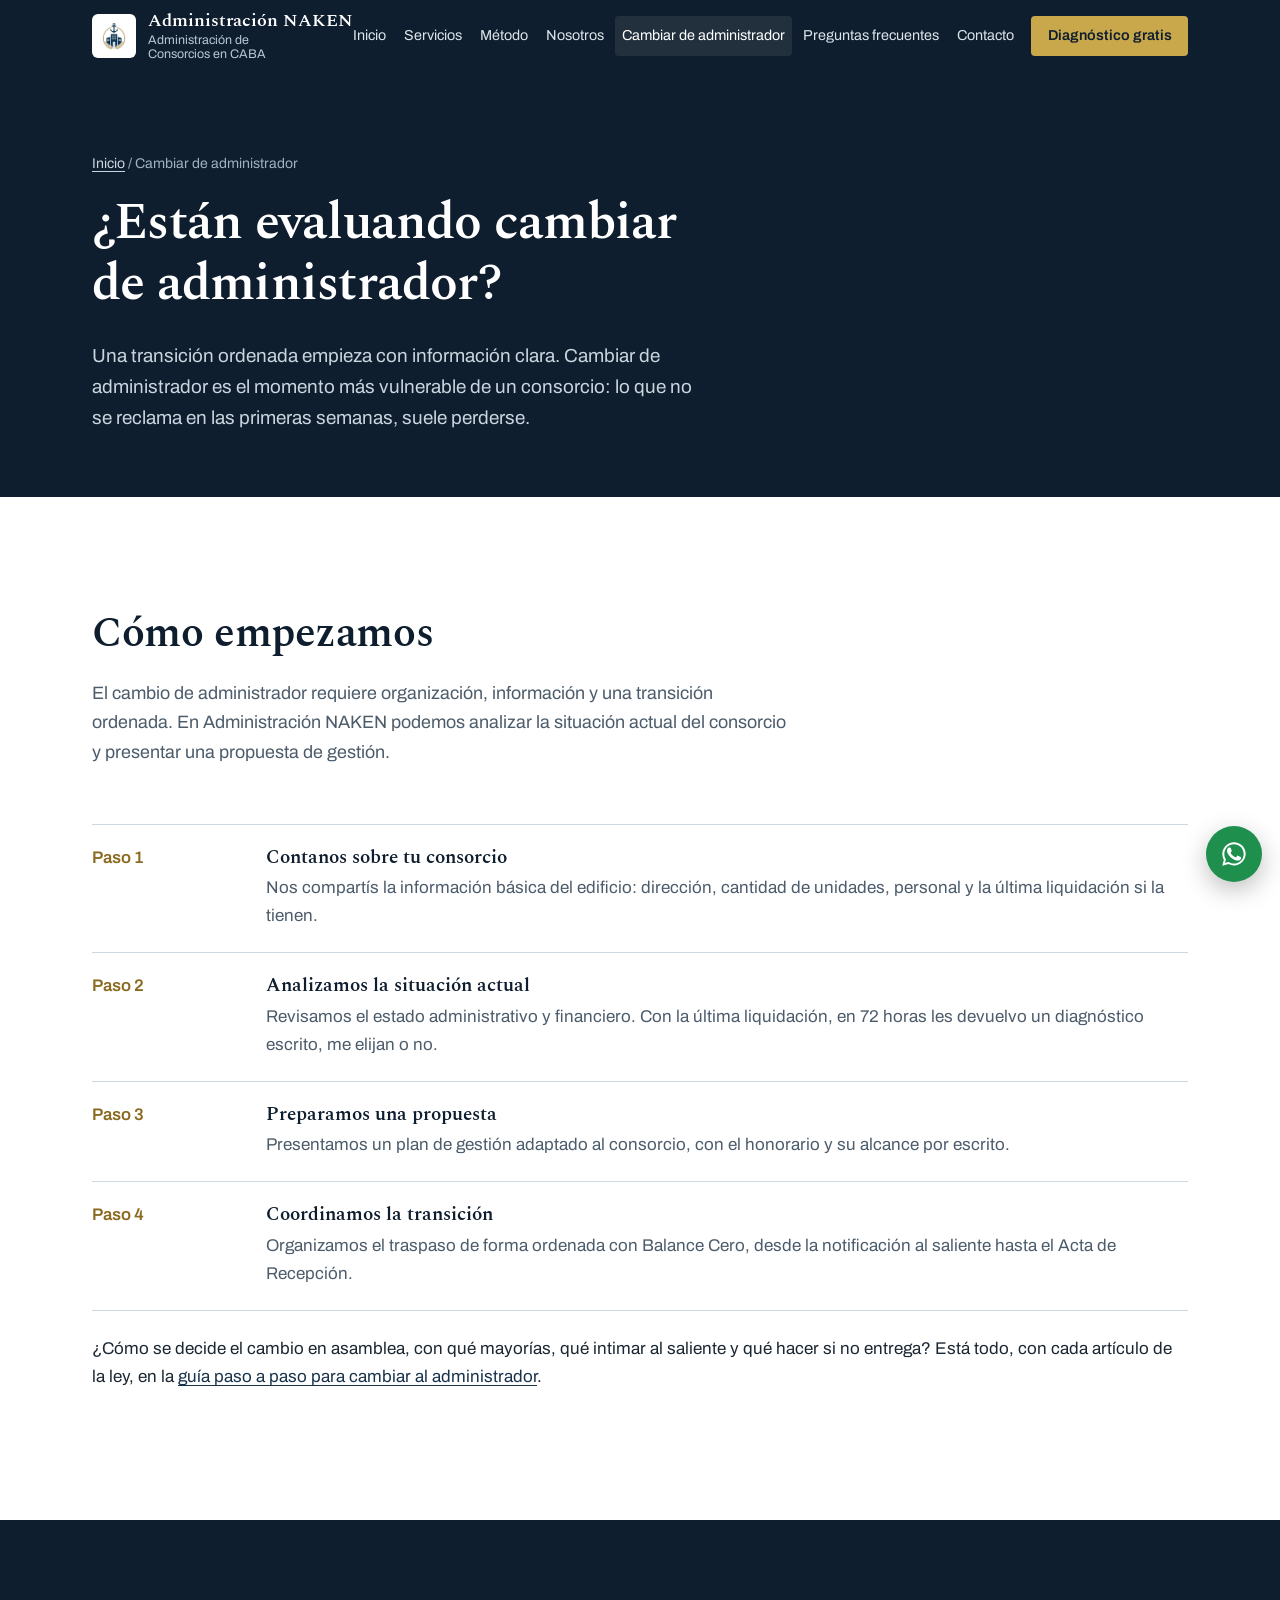
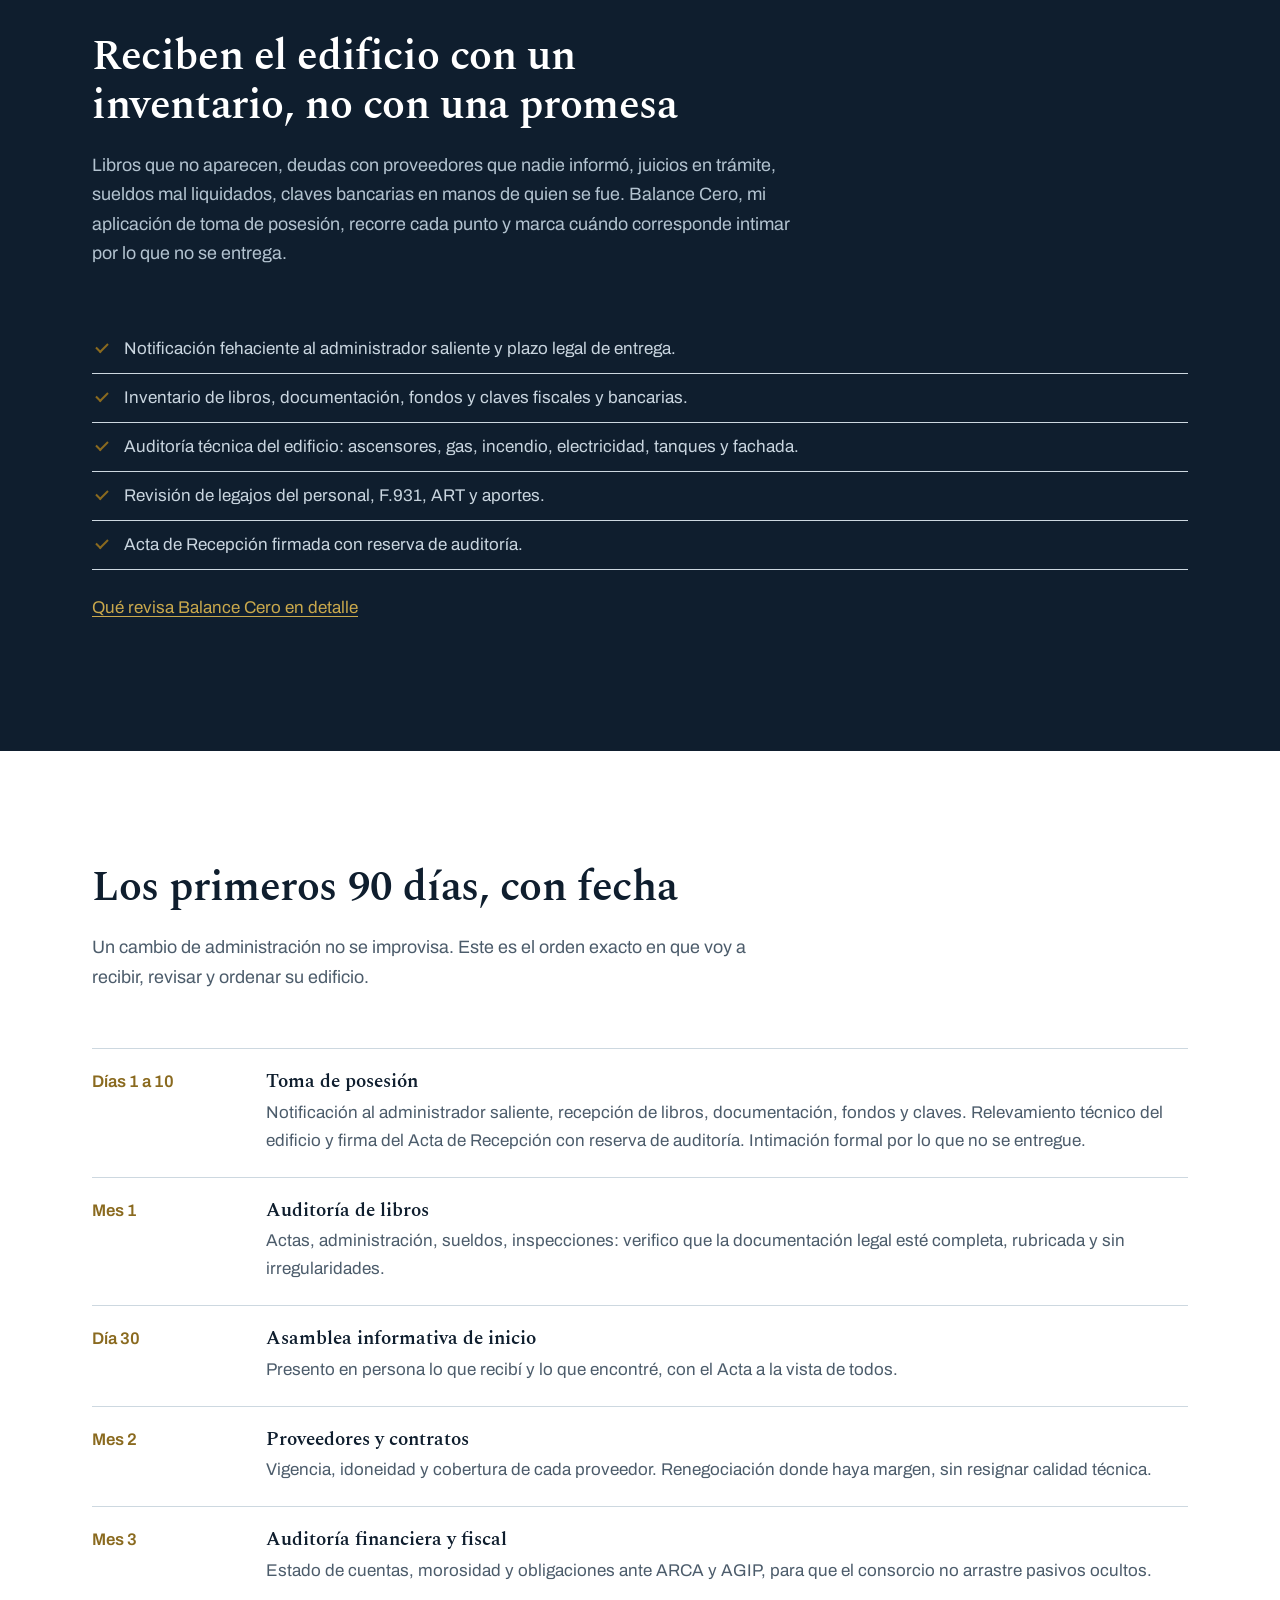
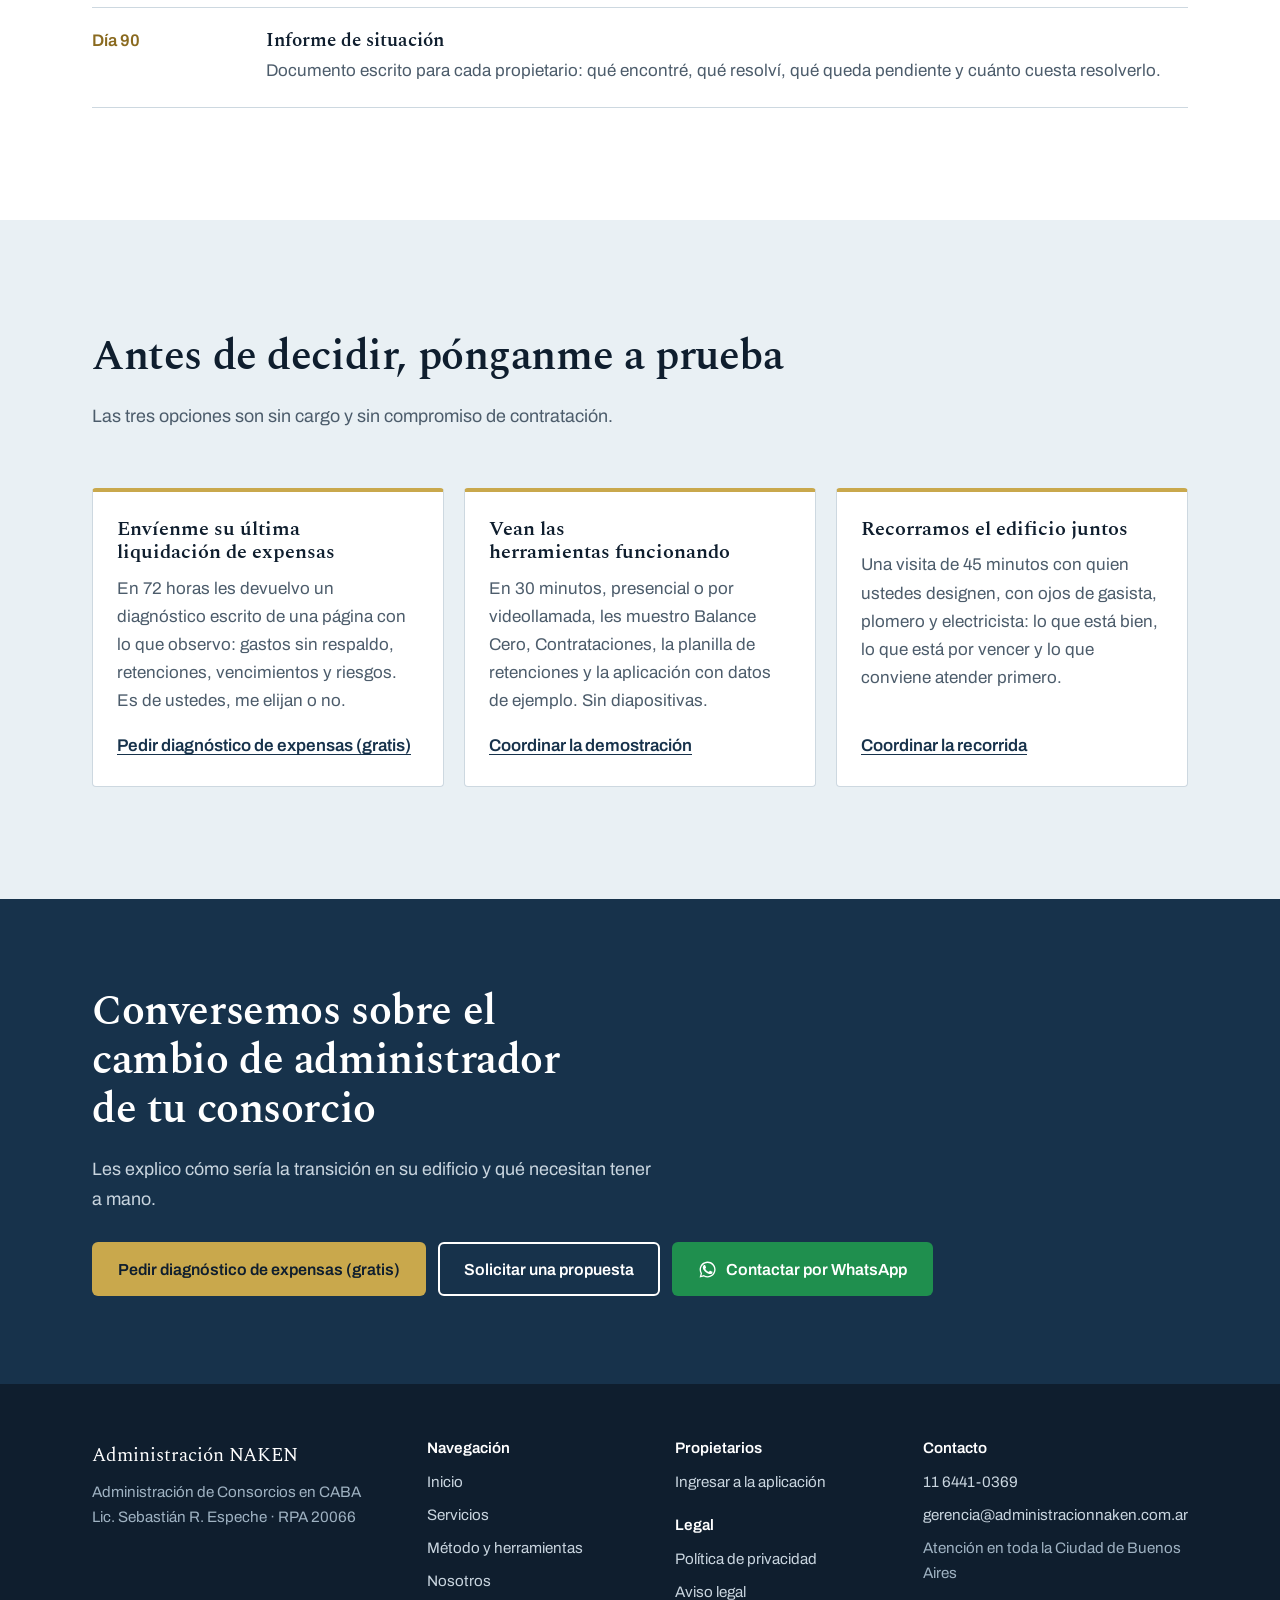
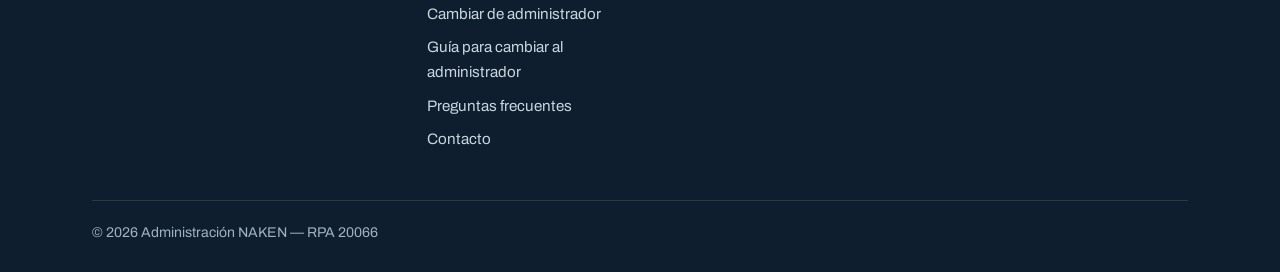
<file: pages/cambiar-administrador.html>
<!DOCTYPE html>
<html lang="es-AR" class="no-js">
<head>
<meta charset="UTF-8">
<meta name="viewport" content="width=device-width, initial-scale=1.0">
<title>Cambiar de Administrador de Consorcio en CABA | Administración NAKEN</title>
<meta name="description" content="¿Pensás cambiar el administrador de tu consorcio en CABA? Analizamos la situación actual y presentamos una propuesta de gestión ordenada.">
<meta name="robots" content="index, follow">
<meta name="author" content="Administración NAKEN">
<link rel="canonical" href="https://administracionnaken.com.ar/pages/cambiar-administrador.html">
<meta name="theme-color" content="#0f1e2e">

<!-- Open Graph -->
<meta property="og:type" content="website">
<meta property="og:locale" content="es_AR">
<meta property="og:url" content="https://administracionnaken.com.ar/pages/cambiar-administrador.html">
<meta property="og:site_name" content="Administración NAKEN">
<meta property="og:title" content="Cambiar de Administrador de Consorcio en CABA | Administración NAKEN">
<meta property="og:description" content="¿Pensás cambiar el administrador de tu consorcio en CABA? Analizamos la situación actual y presentamos una propuesta de gestión ordenada.">
<meta property="og:image" content="https://administracionnaken.com.ar/assets/images/hero-administracion-consorcios-caba.webp">

<!-- Twitter / X -->
<meta name="twitter:card" content="summary_large_image">
<meta name="twitter:title" content="Cambiar de Administrador de Consorcio en CABA | Administración NAKEN">
<meta name="twitter:description" content="¿Pensás cambiar el administrador de tu consorcio en CABA? Analizamos la situación actual y presentamos una propuesta de gestión ordenada.">
<meta name="twitter:image" content="https://administracionnaken.com.ar/assets/images/hero-administracion-consorcios-caba.webp">

<link rel="icon" href="/favicon.ico">
<link rel="preconnect" href="https://fonts.googleapis.com">
<link rel="preconnect" href="https://fonts.gstatic.com" crossorigin>
<link href="https://fonts.googleapis.com/css2?family=Archivo:wght@400;500;600&family=Spectral:wght@500;600&display=swap" rel="stylesheet">
<link rel="stylesheet" href="/css/styles.css?v=2026-11-12">
<script type="application/ld+json">
{
  "@context": "https://schema.org",
  "@type": "BreadcrumbList",
  "itemListElement": [
    {
      "@type": "ListItem",
      "position": 1,
      "name": "Inicio",
      "item": "https://administracionnaken.com.ar/"
    },
    {
      "@type": "ListItem",
      "position": 2,
      "name": "Cambiar de administrador",
      "item": "https://administracionnaken.com.ar/pages/cambiar-administrador.html"
    }
  ]
}
</script>
</head>
<body>
<a class="skip-link" href="#main">Saltar al contenido</a>

<header class="site-header">
    <div class="wrap nav-bar">
        <a href="/" class="brand">
            <img src="/assets/images/naken-logo.png" alt="Administración NAKEN" width="44" height="44">
            <span class="brand-name">Administración NAKEN<small>Administración de Consorcios en CABA</small></span>
        </a>
        <nav class="main-nav" id="mainNav" aria-label="Menú principal">
            <a href="/">Inicio</a>
            <a href="/pages/servicios.html">Servicios</a>
            <a href="/pages/metodo.html">Método</a>
            <a href="/pages/nosotros.html">Nosotros</a>
            <a href="/pages/cambiar-administrador.html" aria-current="page">Cambiar de administrador</a>
            <a href="/pages/preguntas-frecuentes.html">Preguntas frecuentes</a>
            <a href="/pages/contacto.html">Contacto</a>
            <a href="/pages/contacto.html?motivo=diagnostico" class="btn">Diagnóstico gratis</a>
        </nav>
        <button class="hamburger" id="hamburger" aria-label="Abrir menú" aria-expanded="false" aria-controls="mainNav">
            <span></span><span></span><span></span>
        </button>
    </div>
</header>

<section class="page-hero">
    <div class="wrap">
        <nav class="crumbs" aria-label="Ruta"><a href="/">Inicio</a> / Cambiar de administrador</nav>
        <h1>¿Están evaluando cambiar de administrador?</h1>
        <p>Una transición ordenada empieza con información clara. Cambiar de administrador es el momento más vulnerable de un consorcio: lo que no se reclama en las primeras semanas, suele perderse.</p>
    </div>
</section>

<main id="main">

<section class="section">
    <div class="wrap">
        <div class="section-head">
            <h2>Cómo empezamos</h2>
            <p>El cambio de administrador requiere organización, información y una transición ordenada. En Administración NAKEN podemos analizar la situación actual del consorcio y presentar una propuesta de gestión.</p>
        </div>
        <ol class="timeline">
        <li><span class="when">Paso 1</span><div><h3>Contanos sobre tu consorcio</h3><p>Nos compartís la información básica del edificio: dirección, cantidad de unidades, personal y la última liquidación si la tienen.</p></div></li>
        <li><span class="when">Paso 2</span><div><h3>Analizamos la situación actual</h3><p>Revisamos el estado administrativo y financiero. Con la última liquidación, en 72 horas les devuelvo un diagnóstico escrito, me elijan o no.</p></div></li>
        <li><span class="when">Paso 3</span><div><h3>Preparamos una propuesta</h3><p>Presentamos un plan de gestión adaptado al consorcio, con el honorario y su alcance por escrito.</p></div></li>
        <li><span class="when">Paso 4</span><div><h3>Coordinamos la transición</h3><p>Organizamos el traspaso de forma ordenada con Balance Cero, desde la notificación al saliente hasta el Acta de Recepción.</p></div></li>
    </ol>
        <p style="margin-top:24px;">¿Cómo se decide el cambio en asamblea, con qué mayorías, qué intimar al saliente y qué hacer si no entrega? Está todo, con cada artículo de la ley, en la <a href="/pages/guia-cambiar-administrador.html">guía paso a paso para cambiar al administrador</a>.</p>
    </div>
</section>

<section class="section dark on-dark" aria-labelledby="balance-titulo">
    <div class="wrap">
        <div class="section-head">
            <h2 id="balance-titulo">Reciben el edificio con un inventario, no con una promesa</h2>
            <p>Libros que no aparecen, deudas con proveedores que nadie informó, juicios en trámite, sueldos mal liquidados, claves bancarias en manos de quien se fue. Balance Cero, mi aplicación de toma de posesión, recorre cada punto y marca cuándo corresponde intimar por lo que no se entrega.</p>
        </div>
        <ul class="checks" style="color:#c9d5df;">
            <li>Notificación fehaciente al administrador saliente y plazo legal de entrega.</li>
            <li>Inventario de libros, documentación, fondos y claves fiscales y bancarias.</li>
            <li>Auditoría técnica del edificio: ascensores, gas, incendio, electricidad, tanques y fachada.</li>
            <li>Revisión de legajos del personal, F.931, ART y aportes.</li>
            <li>Acta de Recepción firmada con reserva de auditoría.</li>
        </ul>
        <p style="margin-top:24px;"><a href="/pages/metodo.html#balance-cero" style="color:var(--gold);">Qué revisa Balance Cero en detalle</a></p>
    </div>
</section>

<section class="section" aria-labelledby="noventa-titulo">
    <div class="wrap">
        <div class="section-head">
            <h2 id="noventa-titulo">Los primeros 90 días, con fecha</h2>
            <p>Un cambio de administración no se improvisa. Este es el orden exacto en que voy a recibir, revisar y ordenar su edificio.</p>
        </div>
        <ol class="timeline">
        <li><span class="when">Días 1 a 10</span><div><h3>Toma de posesión</h3><p>Notificación al administrador saliente, recepción de libros, documentación, fondos y claves. Relevamiento técnico del edificio y firma del Acta de Recepción con reserva de auditoría. Intimación formal por lo que no se entregue.</p></div></li>
        <li><span class="when">Mes 1</span><div><h3>Auditoría de libros</h3><p>Actas, administración, sueldos, inspecciones: verifico que la documentación legal esté completa, rubricada y sin irregularidades.</p></div></li>
        <li><span class="when">Día 30</span><div><h3>Asamblea informativa de inicio</h3><p>Presento en persona lo que recibí y lo que encontré, con el Acta a la vista de todos.</p></div></li>
        <li><span class="when">Mes 2</span><div><h3>Proveedores y contratos</h3><p>Vigencia, idoneidad y cobertura de cada proveedor. Renegociación donde haya margen, sin resignar calidad técnica.</p></div></li>
        <li><span class="when">Mes 3</span><div><h3>Auditoría financiera y fiscal</h3><p>Estado de cuentas, morosidad y obligaciones ante ARCA y AGIP, para que el consorcio no arrastre pasivos ocultos.</p></div></li>
        <li><span class="when">Día 90</span><div><h3>Informe de situación</h3><p>Documento escrito para cada propietario: qué encontré, qué resolví, qué queda pendiente y cuánto cuesta resolverlo.</p></div></li>
    </ol>
    </div>
</section>

<section class="section tint" aria-labelledby="prueba-titulo">
    <div class="wrap">
        <div class="section-head">
            <h2 id="prueba-titulo">Antes de decidir, pónganme a prueba</h2>
            <p>Las tres opciones son sin cargo y sin compromiso de contratación.</p>
        </div>
        <div class="offers">
            <div class="offer">
                <h3>Envíenme su última liquidación de expensas</h3>
                <p>En 72 horas les devuelvo un diagnóstico escrito de una página con lo que observo: gastos sin respaldo, retenciones, vencimientos y riesgos. Es de ustedes, me elijan o no.</p>
                <a href="/pages/contacto.html?motivo=diagnostico">Pedir diagnóstico de expensas (gratis)</a>
            </div>
            <div class="offer">
                <h3>Vean las herramientas funcionando</h3>
                <p>En 30 minutos, presencial o por videollamada, les muestro Balance Cero, Contrataciones, la planilla de retenciones y la aplicación con datos de ejemplo. Sin diapositivas.</p>
                <a href="/pages/contacto.html?motivo=demostracion">Coordinar la demostración</a>
            </div>
            <div class="offer">
                <h3>Recorramos el edificio juntos</h3>
                <p>Una visita de 45 minutos con quien ustedes designen, con ojos de gasista, plomero y electricista: lo que está bien, lo que está por vencer y lo que conviene atender primero.</p>
                <a href="/pages/contacto.html?motivo=recorrida">Coordinar la recorrida</a>
            </div>
        </div>
    </div>
</section>

</main>

<section class="cta-final on-dark" aria-labelledby="cta-final-titulo">
    <div class="wrap">
        <h2 id="cta-final-titulo">Conversemos sobre el cambio de administrador de tu consorcio</h2>
        <p>Les explico cómo sería la transición en su edificio y qué necesitan tener a mano.</p>
        <div class="actions">
            <a href="/pages/contacto.html?motivo=diagnostico" class="btn btn-gold">Pedir diagnóstico de expensas (gratis)</a>
            <a href="/pages/contacto.html?motivo=propuesta" class="btn btn-line">Solicitar una propuesta</a>
            <a href="https://wa.me/5491164410369" class="btn btn-wa" target="_blank" rel="noopener"><svg viewBox="0 0 24 24" aria-hidden="true" fill="currentColor"><path d="M17.5 14.4c-.3-.1-1.8-.9-2-1-.3-.1-.5-.1-.7.1-.2.3-.8 1-.9 1.2-.2.2-.3.2-.6.1-.3-.1-1.3-.5-2.4-1.5-.9-.8-1.5-1.8-1.7-2.1-.2-.3 0-.5.1-.6l.4-.5c.1-.2.2-.3.3-.5.1-.2 0-.4 0-.5l-.9-2.2c-.2-.6-.5-.5-.7-.5h-.6c-.2 0-.5.1-.8.4-.3.3-1 1-1 2.5s1.1 2.9 1.2 3.1c.1.2 2.1 3.2 5.1 4.5.7.3 1.3.5 1.7.6.7.2 1.4.2 1.9.1.6-.1 1.8-.7 2-1.4.2-.7.2-1.3.2-1.4-.1-.1-.3-.2-.6-.3zM12 2C6.5 2 2 6.5 2 12c0 1.8.5 3.5 1.3 4.9L2 22l5.3-1.4c1.4.8 3 1.2 4.7 1.2 5.5 0 10-4.5 10-10S17.5 2 12 2zm0 18.2c-1.5 0-3-.4-4.3-1.2l-.3-.2-3.1.8.8-3-.2-.3C4.1 15 3.7 13.5 3.7 12c0-4.6 3.7-8.3 8.3-8.3s8.3 3.7 8.3 8.3-3.7 8.2-8.3 8.2z"/></svg> Contactar por WhatsApp</a>
        </div>
    </div>
</section>

<footer class="site-footer">
    <div class="wrap">
        <div class="footer-grid">
            <div>
                <div class="footer-brand">Administración NAKEN</div>
                <p>Administración de Consorcios en CABA<br>Lic. Sebastián R. Espeche · RPA 20066</p>
            </div>
            <div>
                <h4>Navegación</h4>
                <ul>
                    <li><a href="/">Inicio</a></li>
                    <li><a href="/pages/servicios.html">Servicios</a></li>
                    <li><a href="/pages/metodo.html">Método y herramientas</a></li>
                    <li><a href="/pages/nosotros.html">Nosotros</a></li>
                    <li><a href="/pages/cambiar-administrador.html">Cambiar de administrador</a></li>
                    <li><a href="/pages/guia-cambiar-administrador.html">Guía para cambiar al administrador</a></li>
                    <li><a href="/pages/preguntas-frecuentes.html">Preguntas frecuentes</a></li>
                    <li><a href="/pages/contacto.html">Contacto</a></li>
                </ul>
            </div>
            <div>
                <h4>Propietarios</h4>
                <ul>
                    <li><a href="https://app.administracionnaken.com.ar/">Ingresar a la aplicación</a></li>
                </ul>
                <h4 style="margin-top:22px;">Legal</h4>
                <ul>
                    <li><a href="/pages/legal.html#privacidad">Política de privacidad</a></li>
                    <li><a href="/pages/legal.html#aviso-legal">Aviso legal</a></li>
                </ul>
            </div>
            <div>
                <h4>Contacto</h4>
                <ul>
                    <li><a href="tel:+5491164410369">11 6441-0369</a></li>
                    <li><a href="mailto:gerencia@administracionnaken.com.ar">gerencia@administracionnaken.com.ar</a></li>
                    <li>Atención en toda la Ciudad de Buenos Aires</li>
                </ul>
            </div>
        </div>
        <div class="footer-bottom">
            <span>&copy; <span id="year">2026</span> Administración NAKEN — RPA 20066</span>
        </div>
    </div>
</footer>

<a href="https://wa.me/5491164410369" class="wa-float" target="_blank" rel="noopener" aria-label="Contactar por WhatsApp"><svg viewBox="0 0 24 24" aria-hidden="true" fill="currentColor"><path d="M17.5 14.4c-.3-.1-1.8-.9-2-1-.3-.1-.5-.1-.7.1-.2.3-.8 1-.9 1.2-.2.2-.3.2-.6.1-.3-.1-1.3-.5-2.4-1.5-.9-.8-1.5-1.8-1.7-2.1-.2-.3 0-.5.1-.6l.4-.5c.1-.2.2-.3.3-.5.1-.2 0-.4 0-.5l-.9-2.2c-.2-.6-.5-.5-.7-.5h-.6c-.2 0-.5.1-.8.4-.3.3-1 1-1 2.5s1.1 2.9 1.2 3.1c.1.2 2.1 3.2 5.1 4.5.7.3 1.3.5 1.7.6.7.2 1.4.2 1.9.1.6-.1 1.8-.7 2-1.4.2-.7.2-1.3.2-1.4-.1-.1-.3-.2-.6-.3zM12 2C6.5 2 2 6.5 2 12c0 1.8.5 3.5 1.3 4.9L2 22l5.3-1.4c1.4.8 3 1.2 4.7 1.2 5.5 0 10-4.5 10-10S17.5 2 12 2zm0 18.2c-1.5 0-3-.4-4.3-1.2l-.3-.2-3.1.8.8-3-.2-.3C4.1 15 3.7 13.5 3.7 12c0-4.6 3.7-8.3 8.3-8.3s8.3 3.7 8.3 8.3-3.7 8.2-8.3 8.2z"/></svg></a>

<script src="/js/main.js?v=2026-11-12"></script>
</body>
</html>
</file>
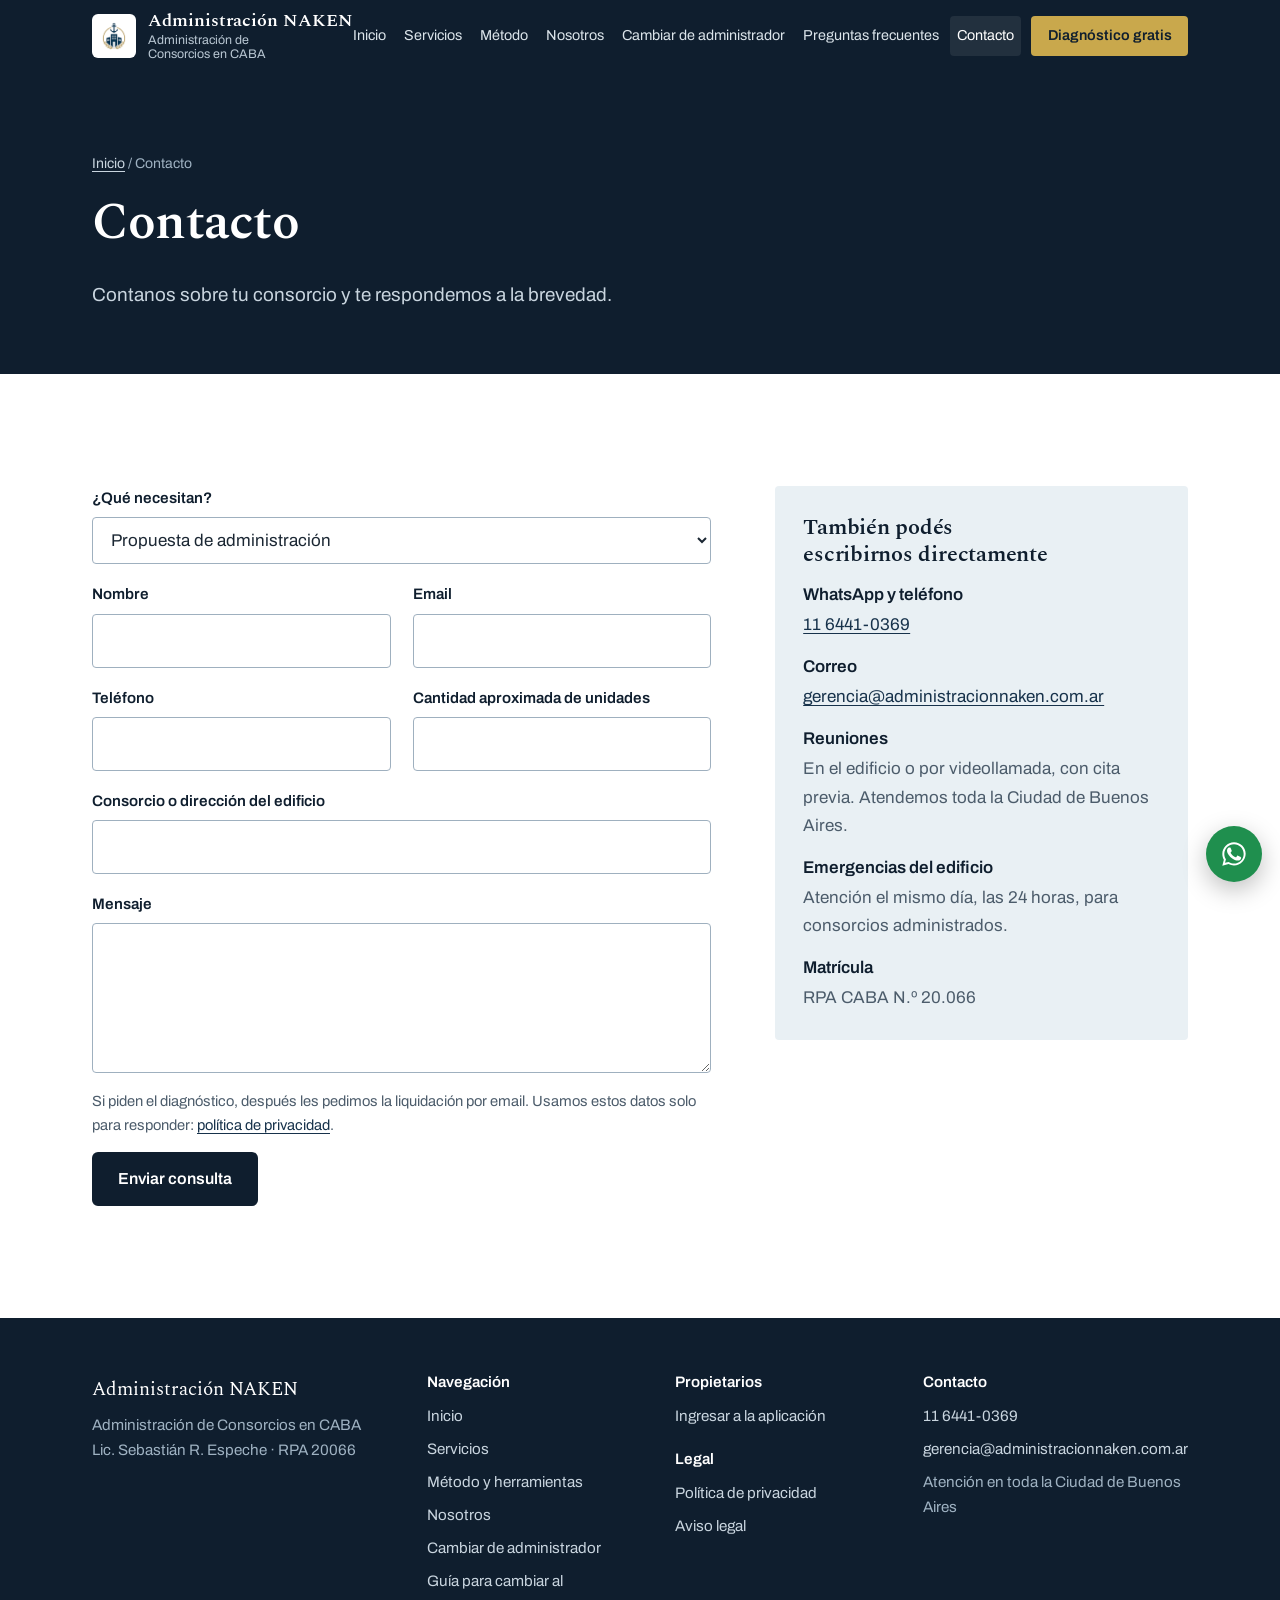
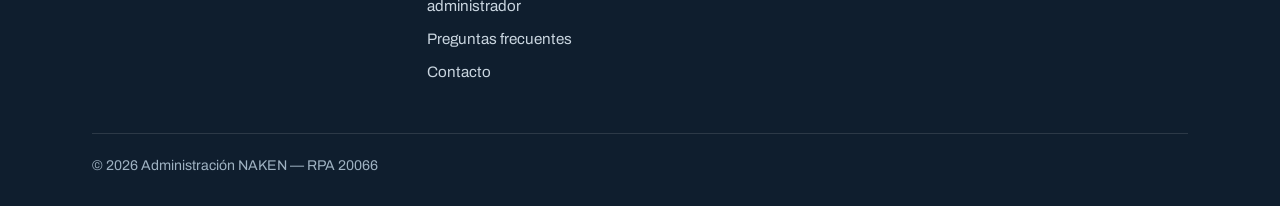
<file: pages/contacto.html>
<!DOCTYPE html>
<html lang="es-AR" class="no-js">
<head>
<meta charset="UTF-8">
<meta name="viewport" content="width=device-width, initial-scale=1.0">
<title>Contacto | Administración NAKEN</title>
<meta name="description" content="Contactate con Administración NAKEN para solicitar una propuesta de administración de consorcios en CABA.">
<meta name="robots" content="index, follow">
<meta name="author" content="Administración NAKEN">
<link rel="canonical" href="https://administracionnaken.com.ar/pages/contacto.html">
<meta name="theme-color" content="#0f1e2e">

<!-- Open Graph -->
<meta property="og:type" content="website">
<meta property="og:locale" content="es_AR">
<meta property="og:url" content="https://administracionnaken.com.ar/pages/contacto.html">
<meta property="og:site_name" content="Administración NAKEN">
<meta property="og:title" content="Contacto | Administración NAKEN">
<meta property="og:description" content="Contactate con Administración NAKEN para solicitar una propuesta de administración de consorcios en CABA.">
<meta property="og:image" content="https://administracionnaken.com.ar/assets/images/hero-administracion-consorcios-caba.webp">

<!-- Twitter / X -->
<meta name="twitter:card" content="summary_large_image">
<meta name="twitter:title" content="Contacto | Administración NAKEN">
<meta name="twitter:description" content="Contactate con Administración NAKEN para solicitar una propuesta de administración de consorcios en CABA.">
<meta name="twitter:image" content="https://administracionnaken.com.ar/assets/images/hero-administracion-consorcios-caba.webp">

<link rel="icon" href="/favicon.ico">
<link rel="preconnect" href="https://fonts.googleapis.com">
<link rel="preconnect" href="https://fonts.gstatic.com" crossorigin>
<link href="https://fonts.googleapis.com/css2?family=Archivo:wght@400;500;600&family=Spectral:wght@500;600&display=swap" rel="stylesheet">
<link rel="stylesheet" href="/css/styles.css?v=2026-11-12">
<script type="application/ld+json">
{
  "@context": "https://schema.org",
  "@type": "BreadcrumbList",
  "itemListElement": [
    {
      "@type": "ListItem",
      "position": 1,
      "name": "Inicio",
      "item": "https://administracionnaken.com.ar/"
    },
    {
      "@type": "ListItem",
      "position": 2,
      "name": "Contacto",
      "item": "https://administracionnaken.com.ar/pages/contacto.html"
    }
  ]
}
</script>
</head>
<body>
<a class="skip-link" href="#main">Saltar al contenido</a>

<header class="site-header">
    <div class="wrap nav-bar">
        <a href="/" class="brand">
            <img src="/assets/images/naken-logo.png" alt="Administración NAKEN" width="44" height="44">
            <span class="brand-name">Administración NAKEN<small>Administración de Consorcios en CABA</small></span>
        </a>
        <nav class="main-nav" id="mainNav" aria-label="Menú principal">
            <a href="/">Inicio</a>
            <a href="/pages/servicios.html">Servicios</a>
            <a href="/pages/metodo.html">Método</a>
            <a href="/pages/nosotros.html">Nosotros</a>
            <a href="/pages/cambiar-administrador.html">Cambiar de administrador</a>
            <a href="/pages/preguntas-frecuentes.html">Preguntas frecuentes</a>
            <a href="/pages/contacto.html" aria-current="page">Contacto</a>
            <a href="/pages/contacto.html?motivo=diagnostico" class="btn">Diagnóstico gratis</a>
        </nav>
        <button class="hamburger" id="hamburger" aria-label="Abrir menú" aria-expanded="false" aria-controls="mainNav">
            <span></span><span></span><span></span>
        </button>
    </div>
</header>

<section class="page-hero">
    <div class="wrap">
        <nav class="crumbs" aria-label="Ruta"><a href="/">Inicio</a> / Contacto</nav>
        <h1>Contacto</h1>
        <p>Contanos sobre tu consorcio y te respondemos a la brevedad.</p>
    </div>
</section>

<main id="main">
<section class="section">
    <div class="wrap contact-grid">
        <form id="contactForm" novalidate>
            <div class="form-grid">
                <div class="form-field full">
                    <label for="motivo">¿Qué necesitan?</label>
                    <select id="motivo" name="motivo">
                        <option>Propuesta de administración</option>
                        <option>Diagnóstico gratis de expensas (última liquidación)</option>
                        <option>Ver las herramientas funcionando</option>
                        <option>Recorrida del edificio</option>
                        <option>Otra consulta</option>
                    </select>
                </div>
                <div class="form-field">
                    <label for="nombre">Nombre</label>
                    <input id="nombre" name="nombre" autocomplete="name" required>
                    <span class="error">Falta tu nombre.</span>
                </div>
                <div class="form-field">
                    <label for="email">Email</label>
                    <input id="email" name="email" type="email" autocomplete="email" required>
                    <span class="error">Revisá el email: tiene que tener la forma nombre@dominio.com.</span>
                </div>
                <div class="form-field">
                    <label for="telefono">Teléfono</label>
                    <input id="telefono" name="telefono" type="tel" autocomplete="tel" required>
                    <span class="error">Falta un teléfono de contacto.</span>
                </div>
                <div class="form-field">
                    <label for="unidades">Cantidad aproximada de unidades</label>
                    <input id="unidades" name="unidades" inputmode="numeric">
                </div>
                <div class="form-field full">
                    <label for="consorcio">Consorcio o dirección del edificio</label>
                    <input id="consorcio" name="consorcio" required>
                    <span class="error">Falta el nombre o la dirección del consorcio.</span>
                </div>
                <div class="form-field full">
                    <label for="mensaje">Mensaje</label>
                    <textarea id="mensaje" name="mensaje" required></textarea>
                    <span class="error">Contanos brevemente tu consulta.</span>
                </div>
                <div class="hp" aria-hidden="true"><label for="sitio">No completar</label><input id="sitio" name="sitio" tabindex="-1" autocomplete="off"></div>
            </div>
            <p class="small muted" style="margin-top:16px;">Si piden el diagnóstico, después les pedimos la liquidación por email. Usamos estos datos solo para responder: <a href="/pages/legal.html#privacidad">política de privacidad</a>.</p>
            <button class="btn btn-navy" type="submit">Enviar consulta</button>
            <div id="formStatus" class="form-status" role="status" tabindex="-1"></div>
        </form>
        <aside class="contact-aside">
            <h2 style="font-size:1.4rem;">También podés escribirnos directamente</h2>
            <dl>
                <dt>WhatsApp y teléfono</dt><dd><a href="https://wa.me/5491164410369" target="_blank" rel="noopener">11 6441-0369</a></dd>
                <dt>Correo</dt><dd><a href="mailto:gerencia@administracionnaken.com.ar">gerencia@administracionnaken.com.ar</a></dd>
                <dt>Reuniones</dt><dd>En el edificio o por videollamada, con cita previa. Atendemos toda la Ciudad de Buenos Aires.</dd>
                <dt>Emergencias del edificio</dt><dd>Atención el mismo día, las 24 horas, para consorcios administrados.</dd>
                <dt>Matrícula</dt><dd>RPA CABA N.º 20.066</dd>
            </dl>
        </aside>
    </div>
</section>
</main>

<footer class="site-footer">
    <div class="wrap">
        <div class="footer-grid">
            <div>
                <div class="footer-brand">Administración NAKEN</div>
                <p>Administración de Consorcios en CABA<br>Lic. Sebastián R. Espeche · RPA 20066</p>
            </div>
            <div>
                <h4>Navegación</h4>
                <ul>
                    <li><a href="/">Inicio</a></li>
                    <li><a href="/pages/servicios.html">Servicios</a></li>
                    <li><a href="/pages/metodo.html">Método y herramientas</a></li>
                    <li><a href="/pages/nosotros.html">Nosotros</a></li>
                    <li><a href="/pages/cambiar-administrador.html">Cambiar de administrador</a></li>
                    <li><a href="/pages/guia-cambiar-administrador.html">Guía para cambiar al administrador</a></li>
                    <li><a href="/pages/preguntas-frecuentes.html">Preguntas frecuentes</a></li>
                    <li><a href="/pages/contacto.html">Contacto</a></li>
                </ul>
            </div>
            <div>
                <h4>Propietarios</h4>
                <ul>
                    <li><a href="https://app.administracionnaken.com.ar/">Ingresar a la aplicación</a></li>
                </ul>
                <h4 style="margin-top:22px;">Legal</h4>
                <ul>
                    <li><a href="/pages/legal.html#privacidad">Política de privacidad</a></li>
                    <li><a href="/pages/legal.html#aviso-legal">Aviso legal</a></li>
                </ul>
            </div>
            <div>
                <h4>Contacto</h4>
                <ul>
                    <li><a href="tel:+5491164410369">11 6441-0369</a></li>
                    <li><a href="mailto:gerencia@administracionnaken.com.ar">gerencia@administracionnaken.com.ar</a></li>
                    <li>Atención en toda la Ciudad de Buenos Aires</li>
                </ul>
            </div>
        </div>
        <div class="footer-bottom">
            <span>&copy; <span id="year">2026</span> Administración NAKEN — RPA 20066</span>
        </div>
    </div>
</footer>

<a href="https://wa.me/5491164410369" class="wa-float" target="_blank" rel="noopener" aria-label="Contactar por WhatsApp"><svg viewBox="0 0 24 24" aria-hidden="true" fill="currentColor"><path d="M17.5 14.4c-.3-.1-1.8-.9-2-1-.3-.1-.5-.1-.7.1-.2.3-.8 1-.9 1.2-.2.2-.3.2-.6.1-.3-.1-1.3-.5-2.4-1.5-.9-.8-1.5-1.8-1.7-2.1-.2-.3 0-.5.1-.6l.4-.5c.1-.2.2-.3.3-.5.1-.2 0-.4 0-.5l-.9-2.2c-.2-.6-.5-.5-.7-.5h-.6c-.2 0-.5.1-.8.4-.3.3-1 1-1 2.5s1.1 2.9 1.2 3.1c.1.2 2.1 3.2 5.1 4.5.7.3 1.3.5 1.7.6.7.2 1.4.2 1.9.1.6-.1 1.8-.7 2-1.4.2-.7.2-1.3.2-1.4-.1-.1-.3-.2-.6-.3zM12 2C6.5 2 2 6.5 2 12c0 1.8.5 3.5 1.3 4.9L2 22l5.3-1.4c1.4.8 3 1.2 4.7 1.2 5.5 0 10-4.5 10-10S17.5 2 12 2zm0 18.2c-1.5 0-3-.4-4.3-1.2l-.3-.2-3.1.8.8-3-.2-.3C4.1 15 3.7 13.5 3.7 12c0-4.6 3.7-8.3 8.3-8.3s8.3 3.7 8.3 8.3-3.7 8.2-8.3 8.2z"/></svg></a>

<script src="/js/main.js?v=2026-11-12"></script>
</body>
</html>
</file>
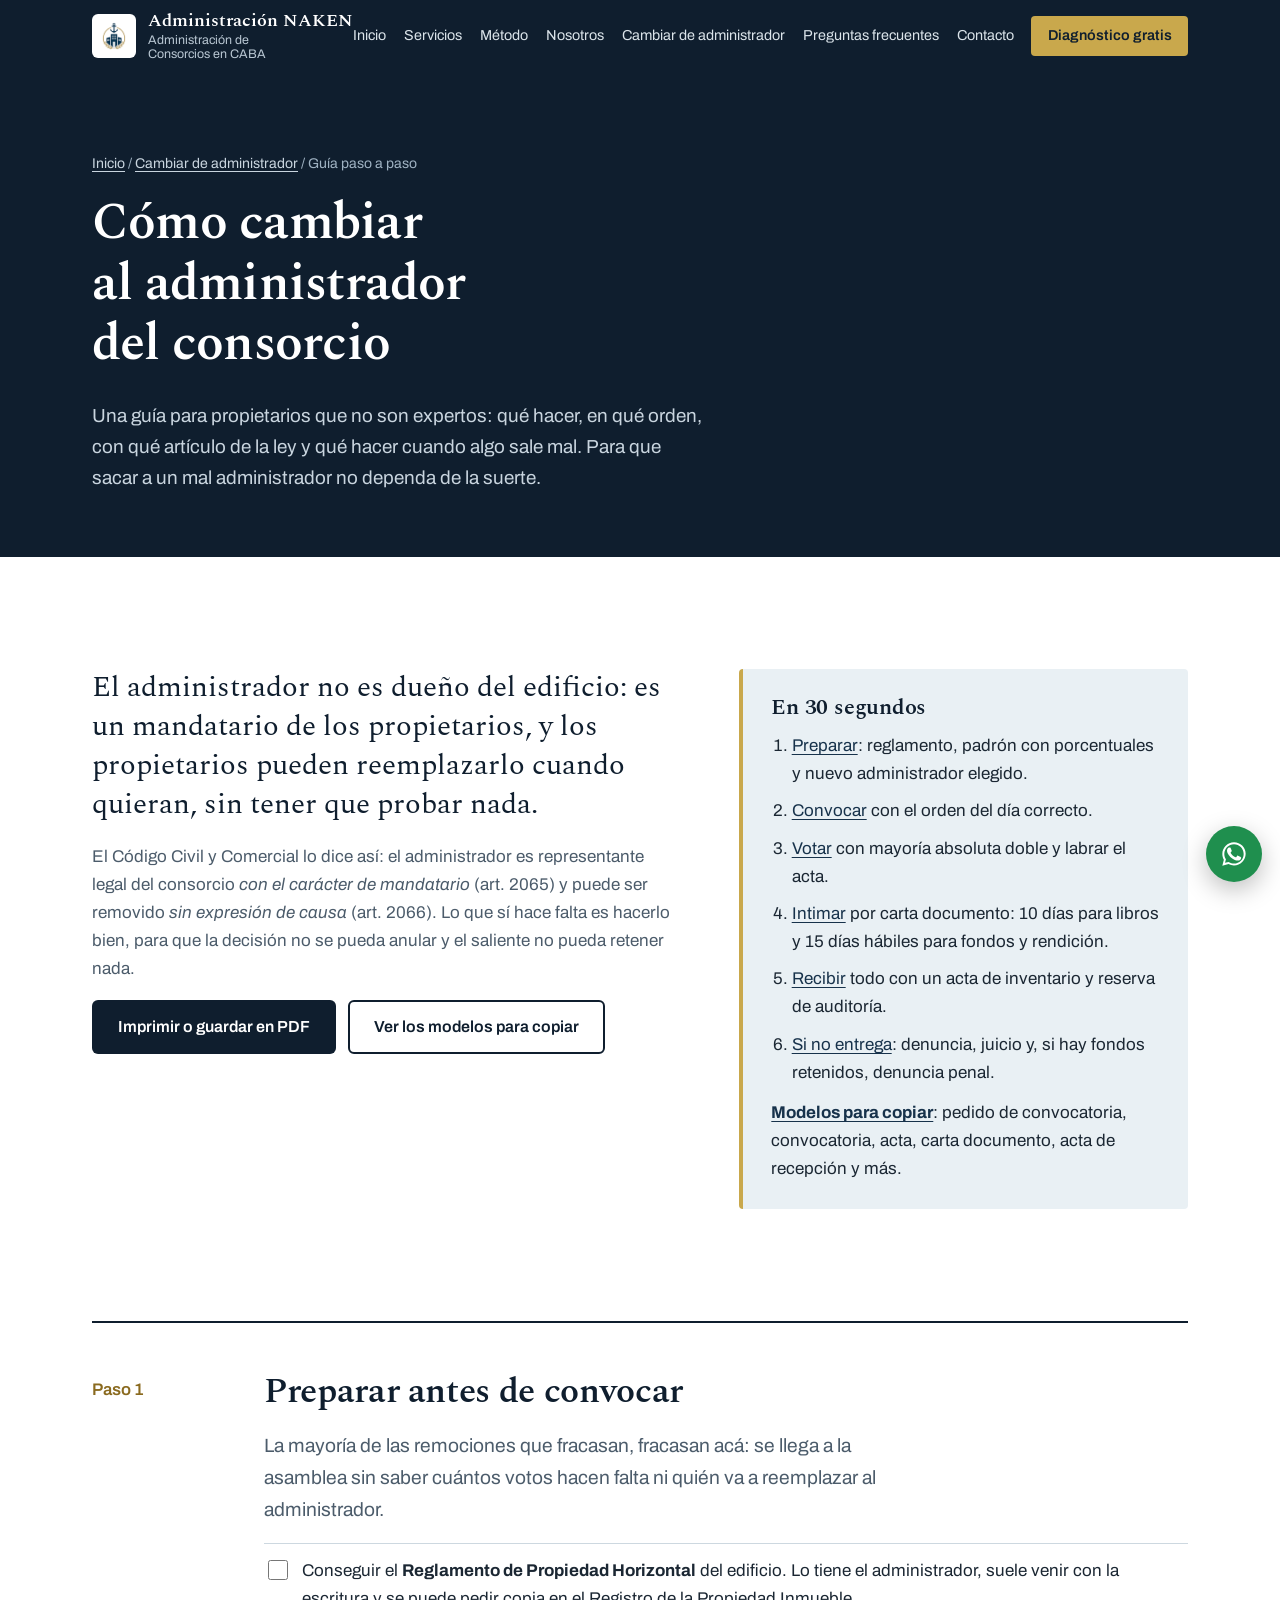
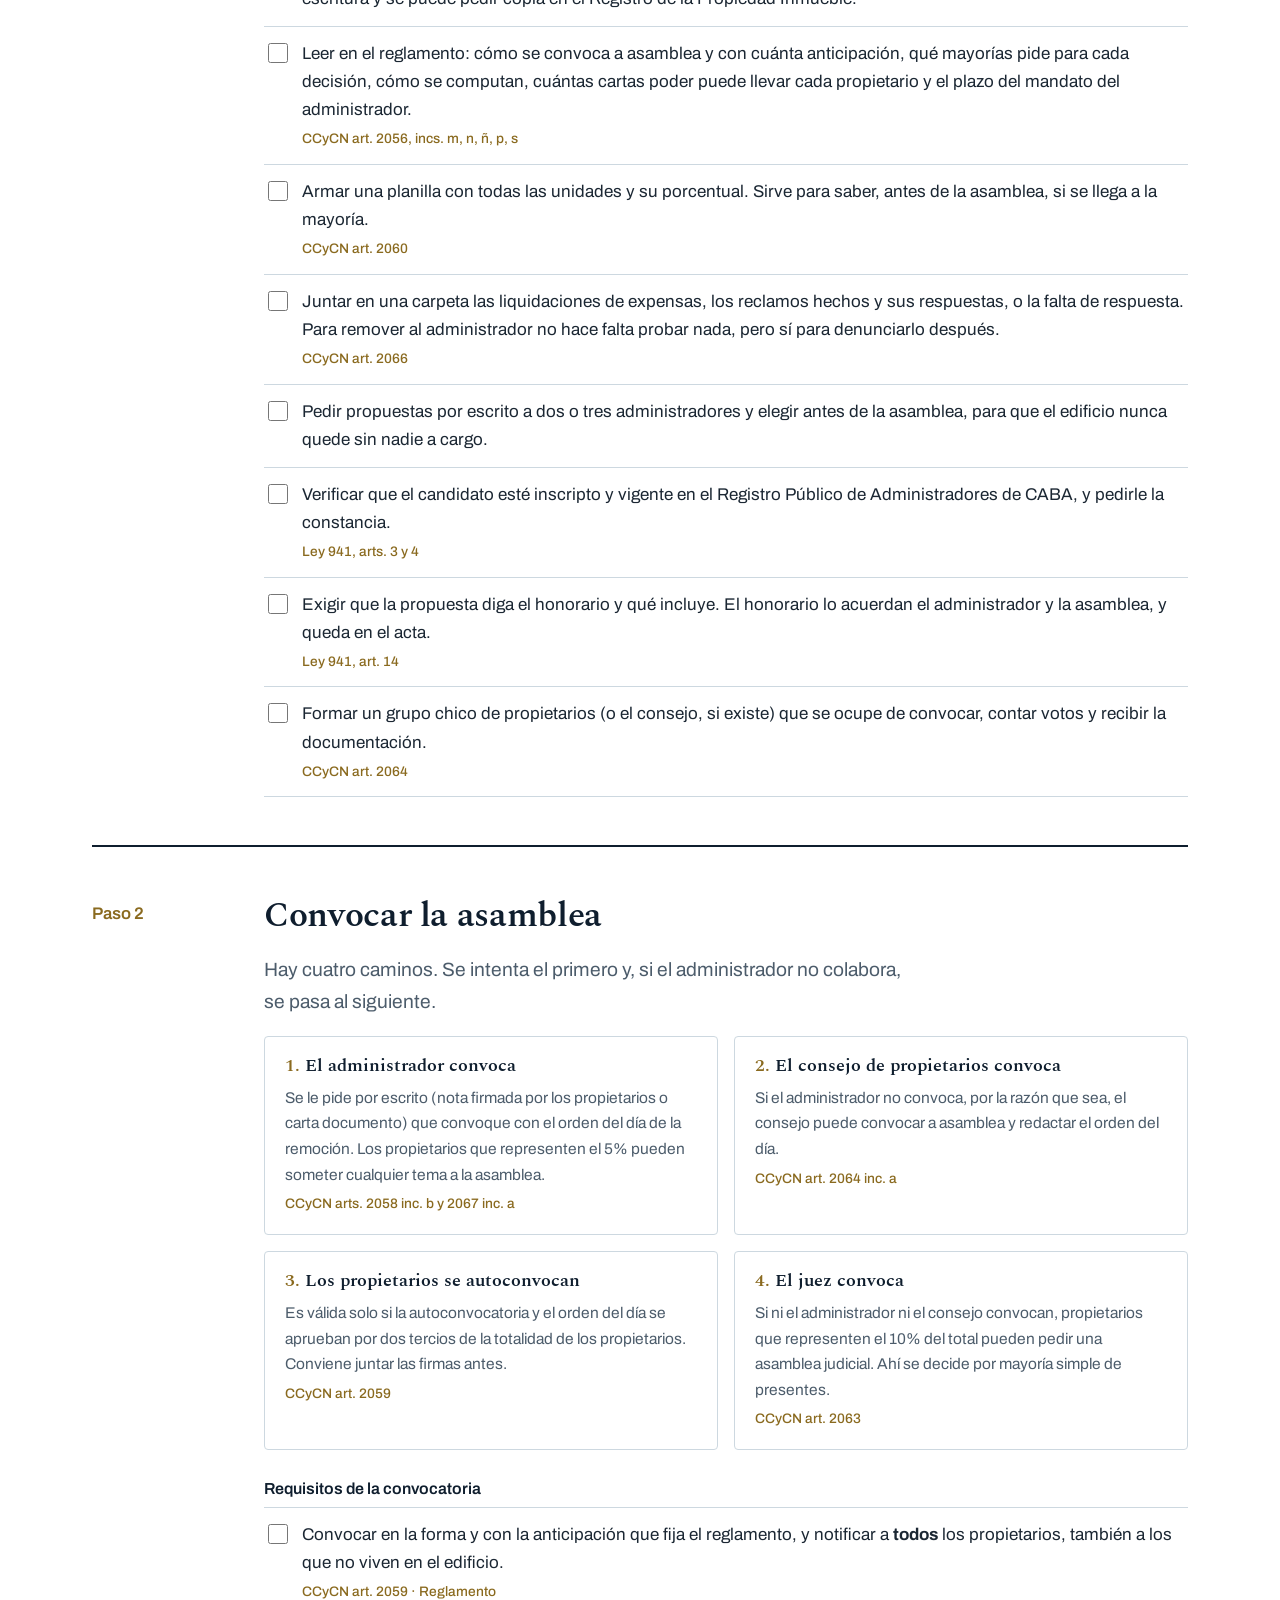
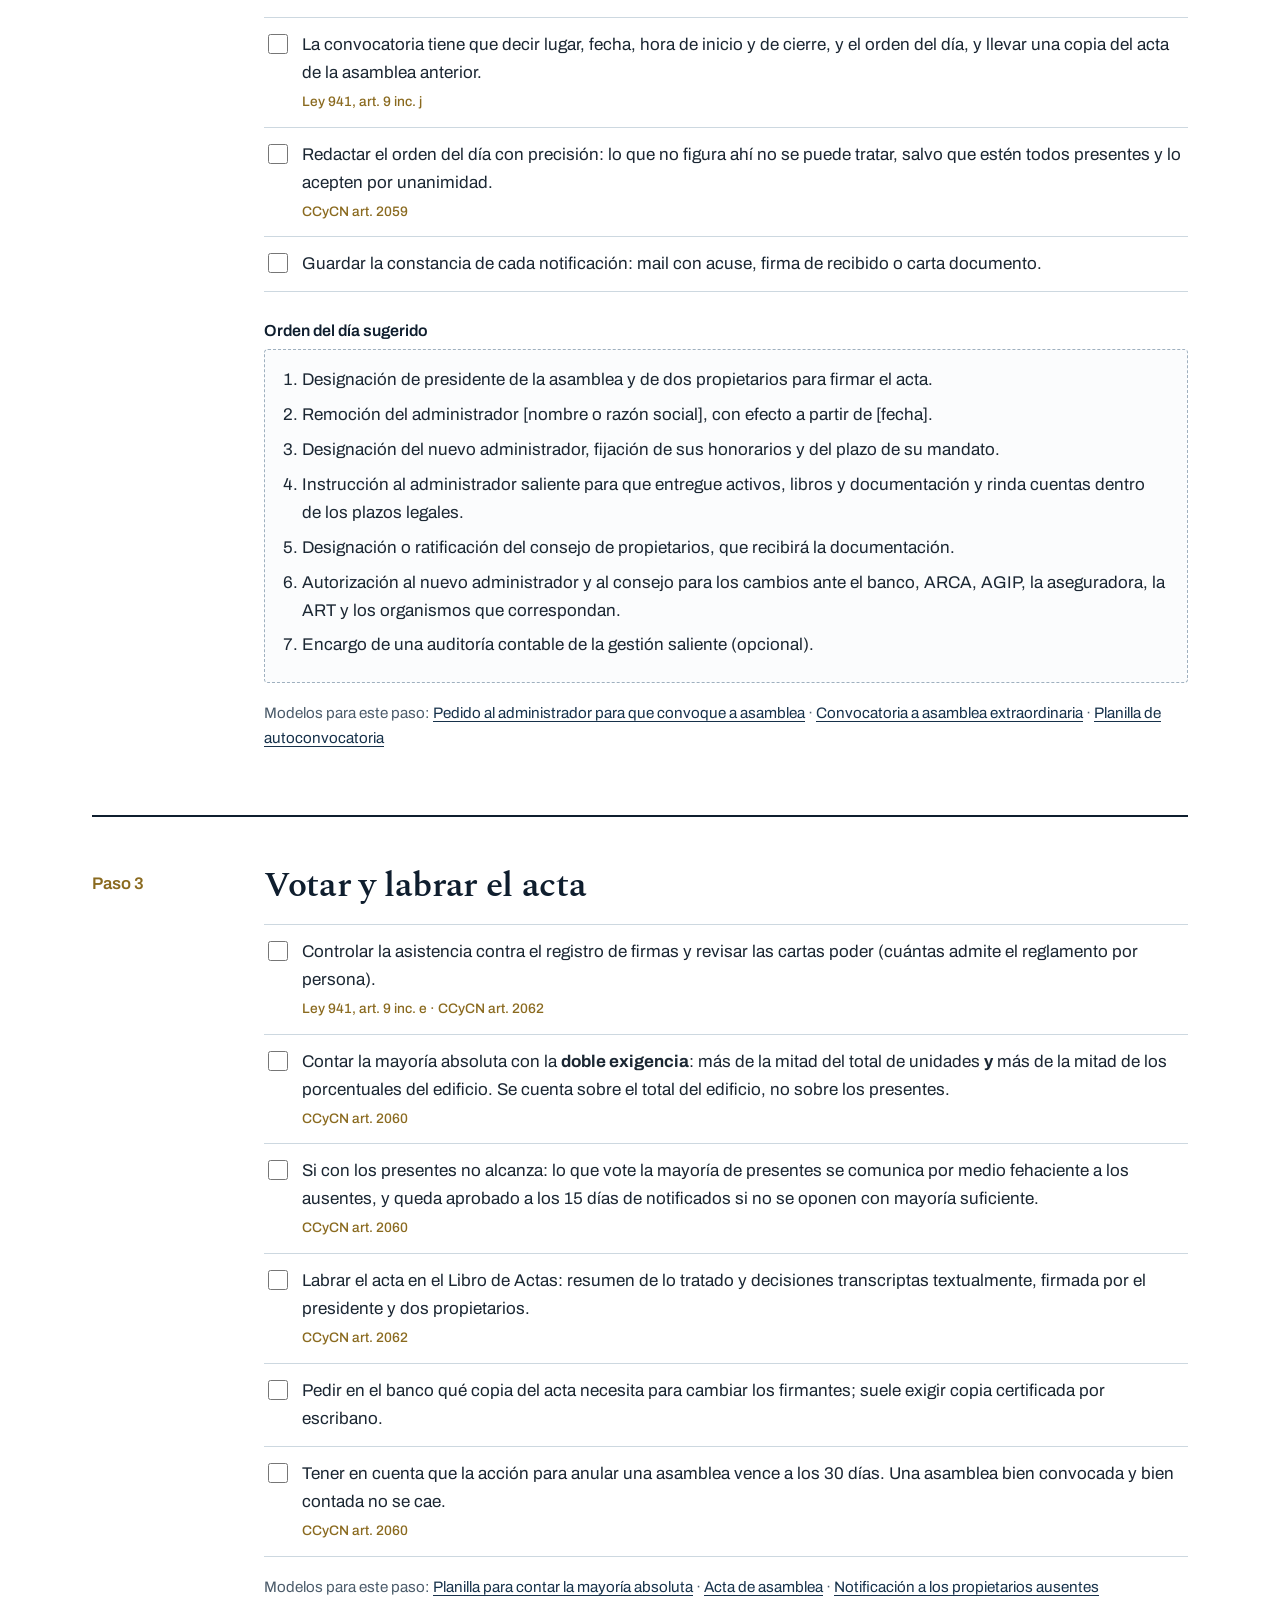
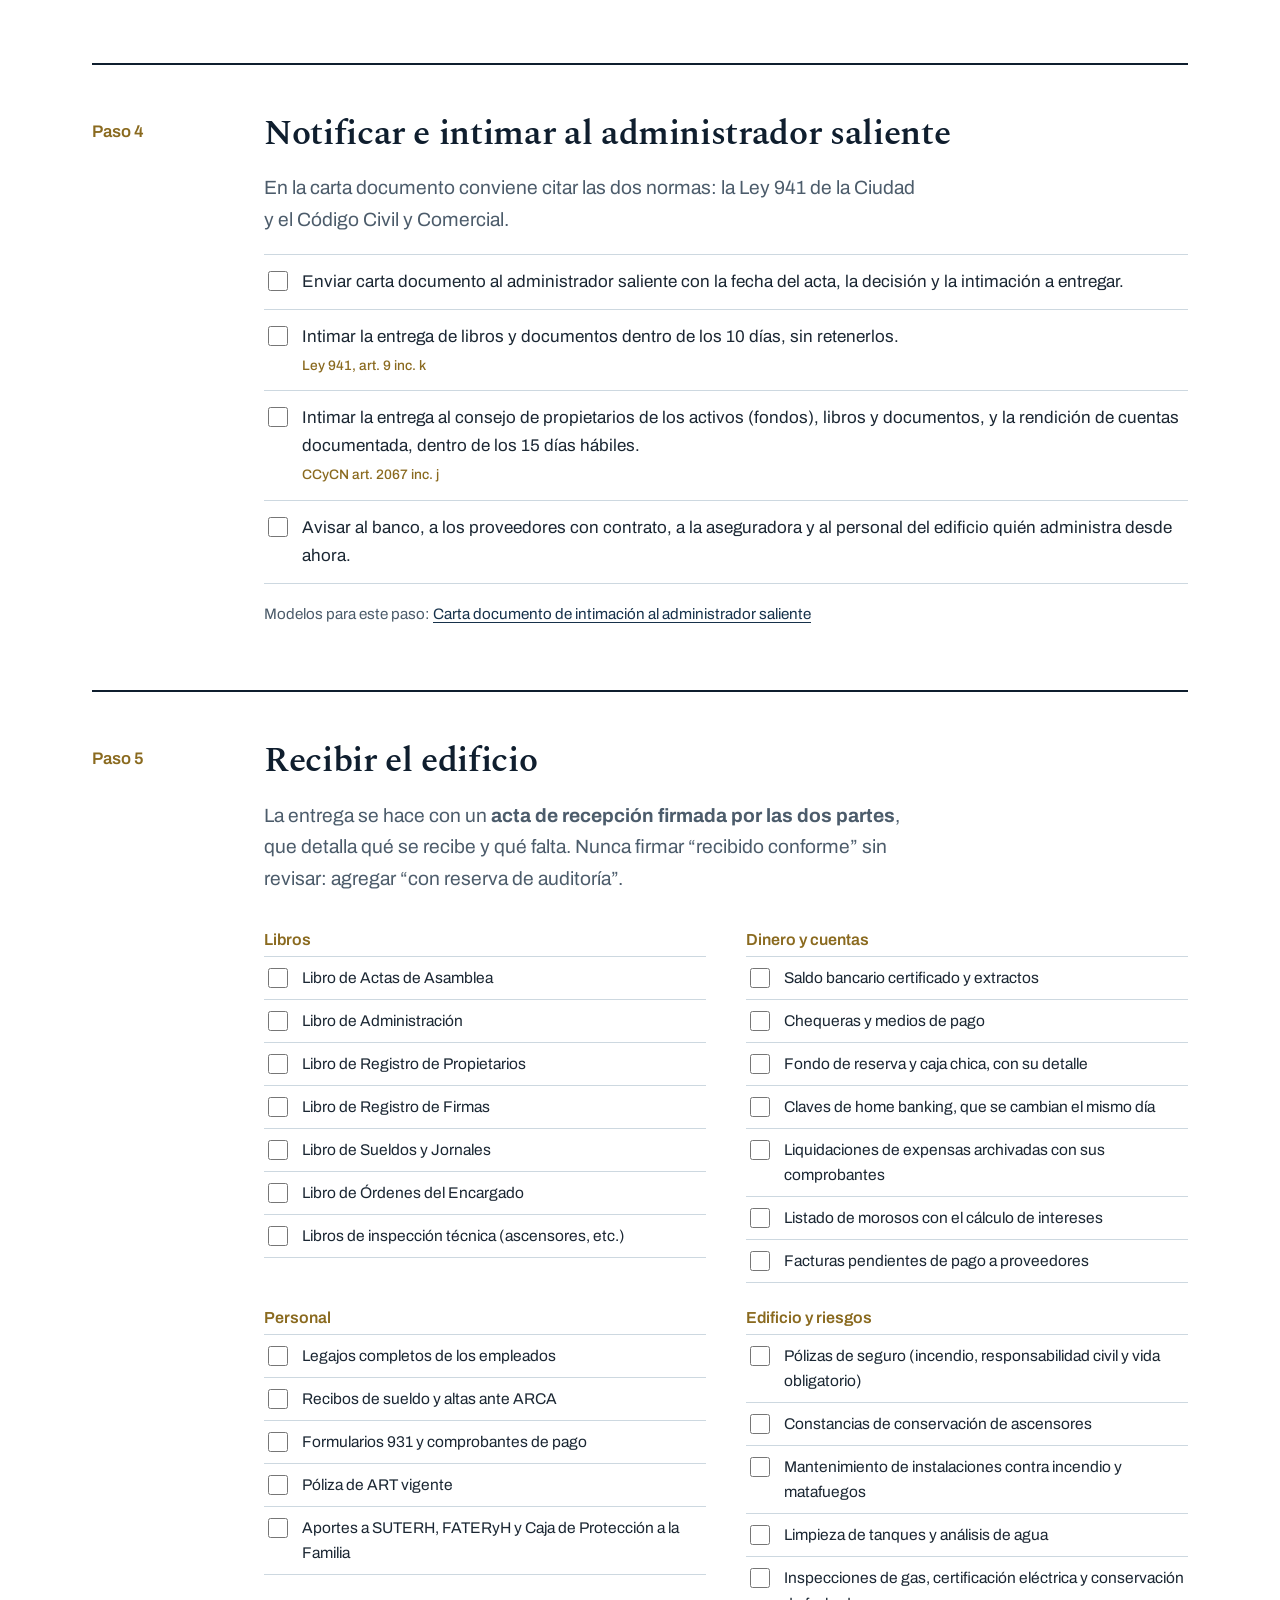
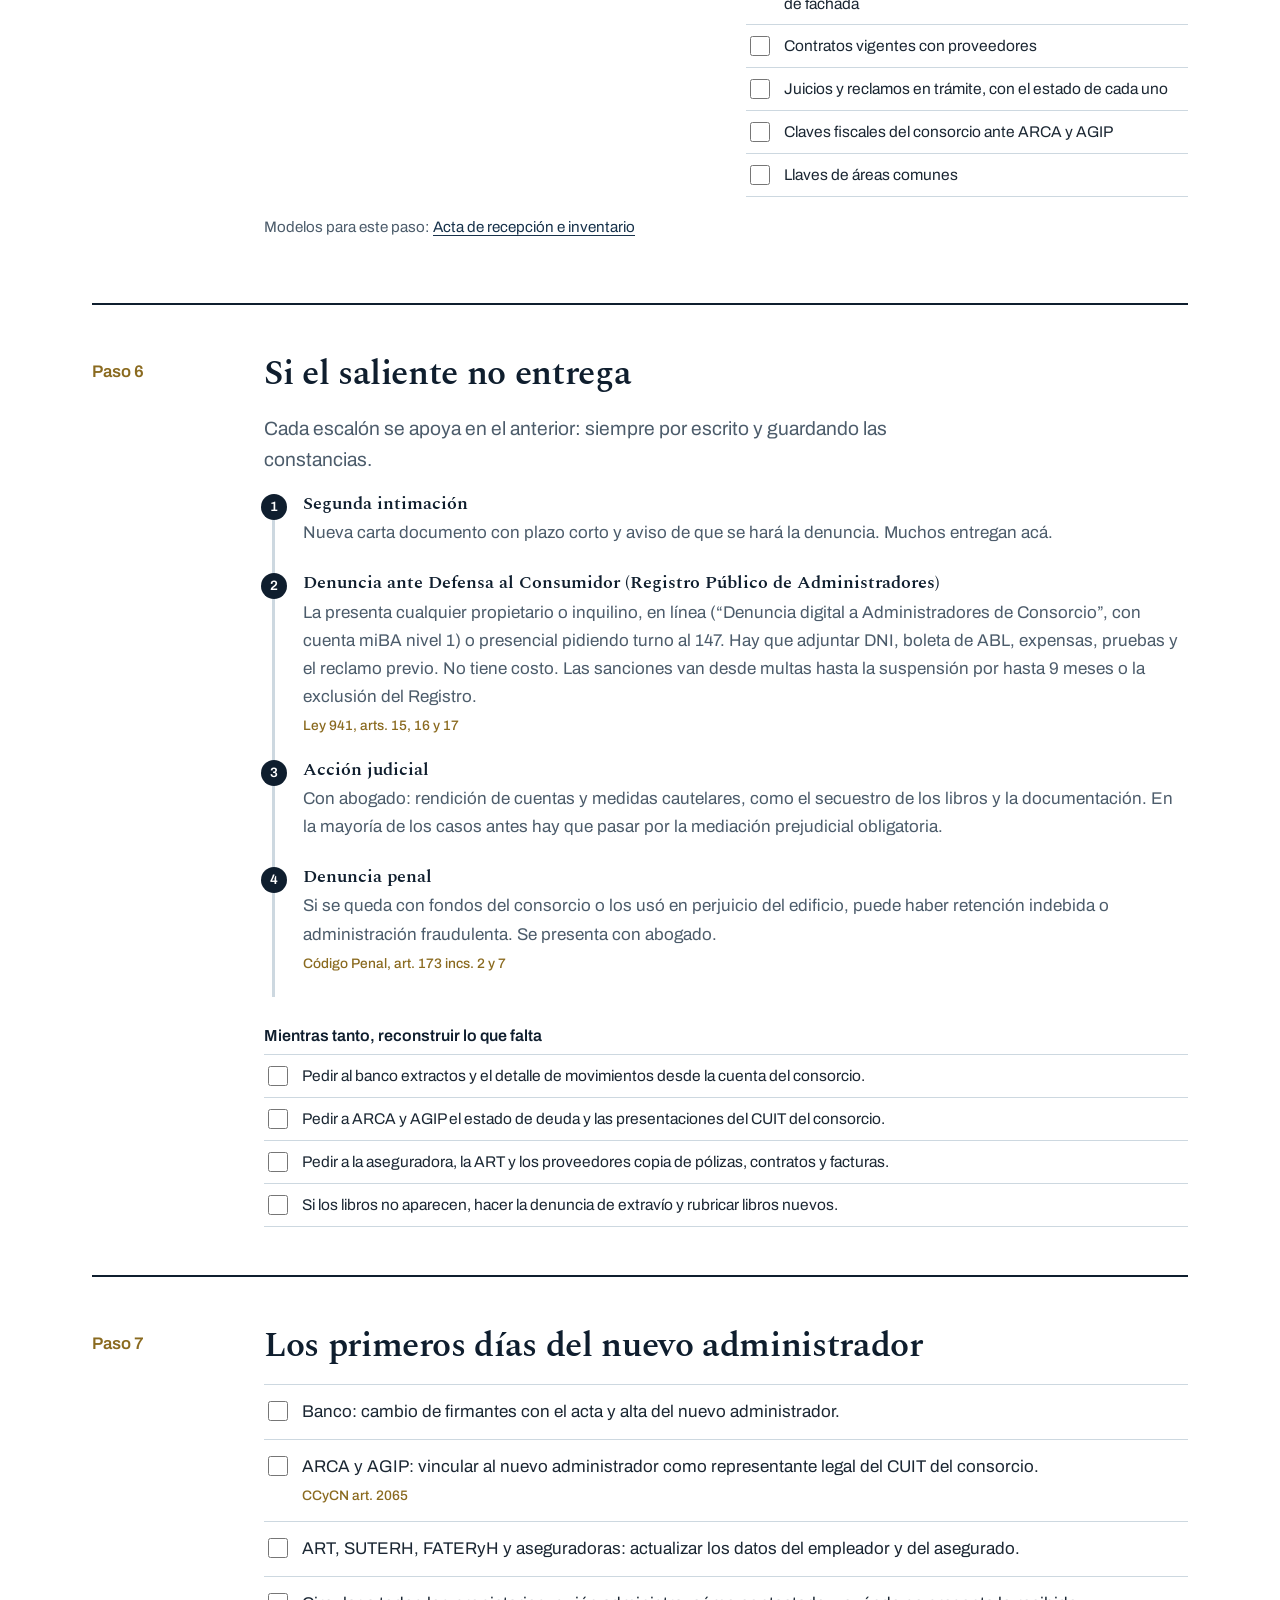
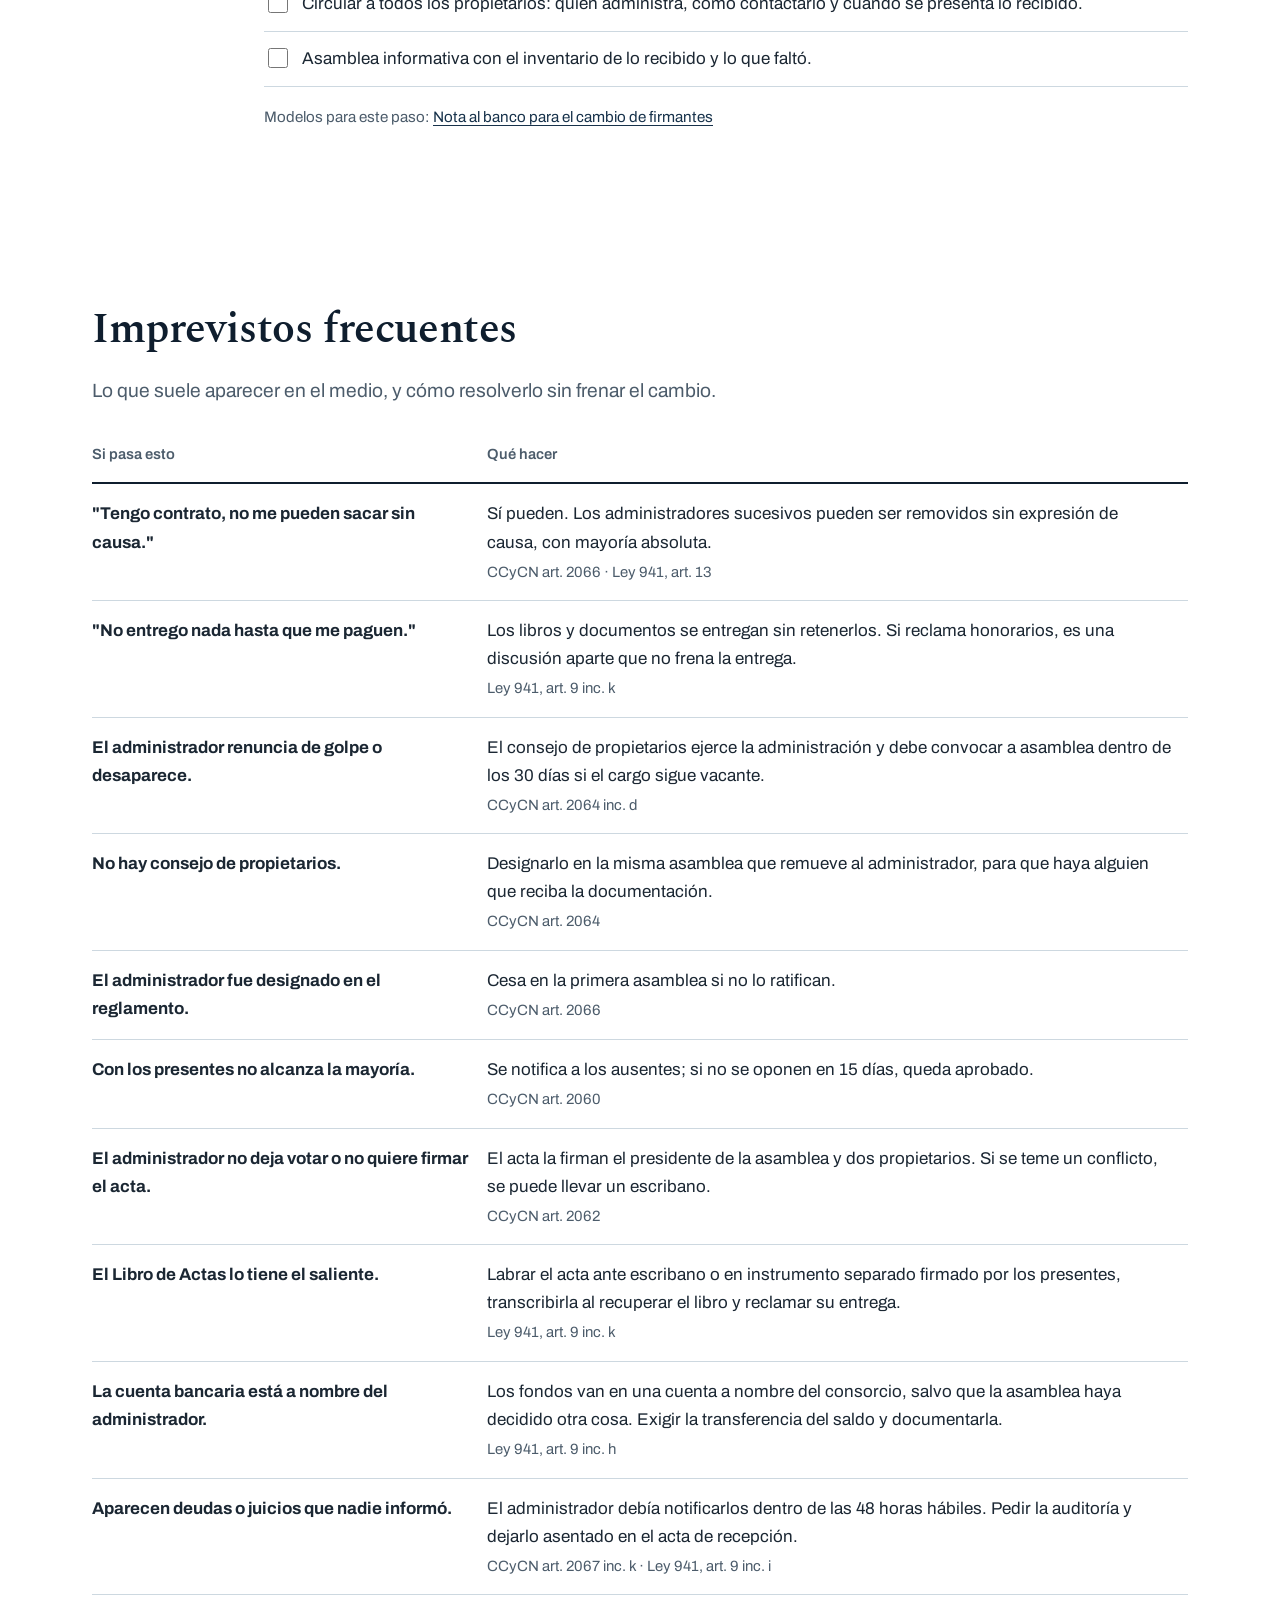
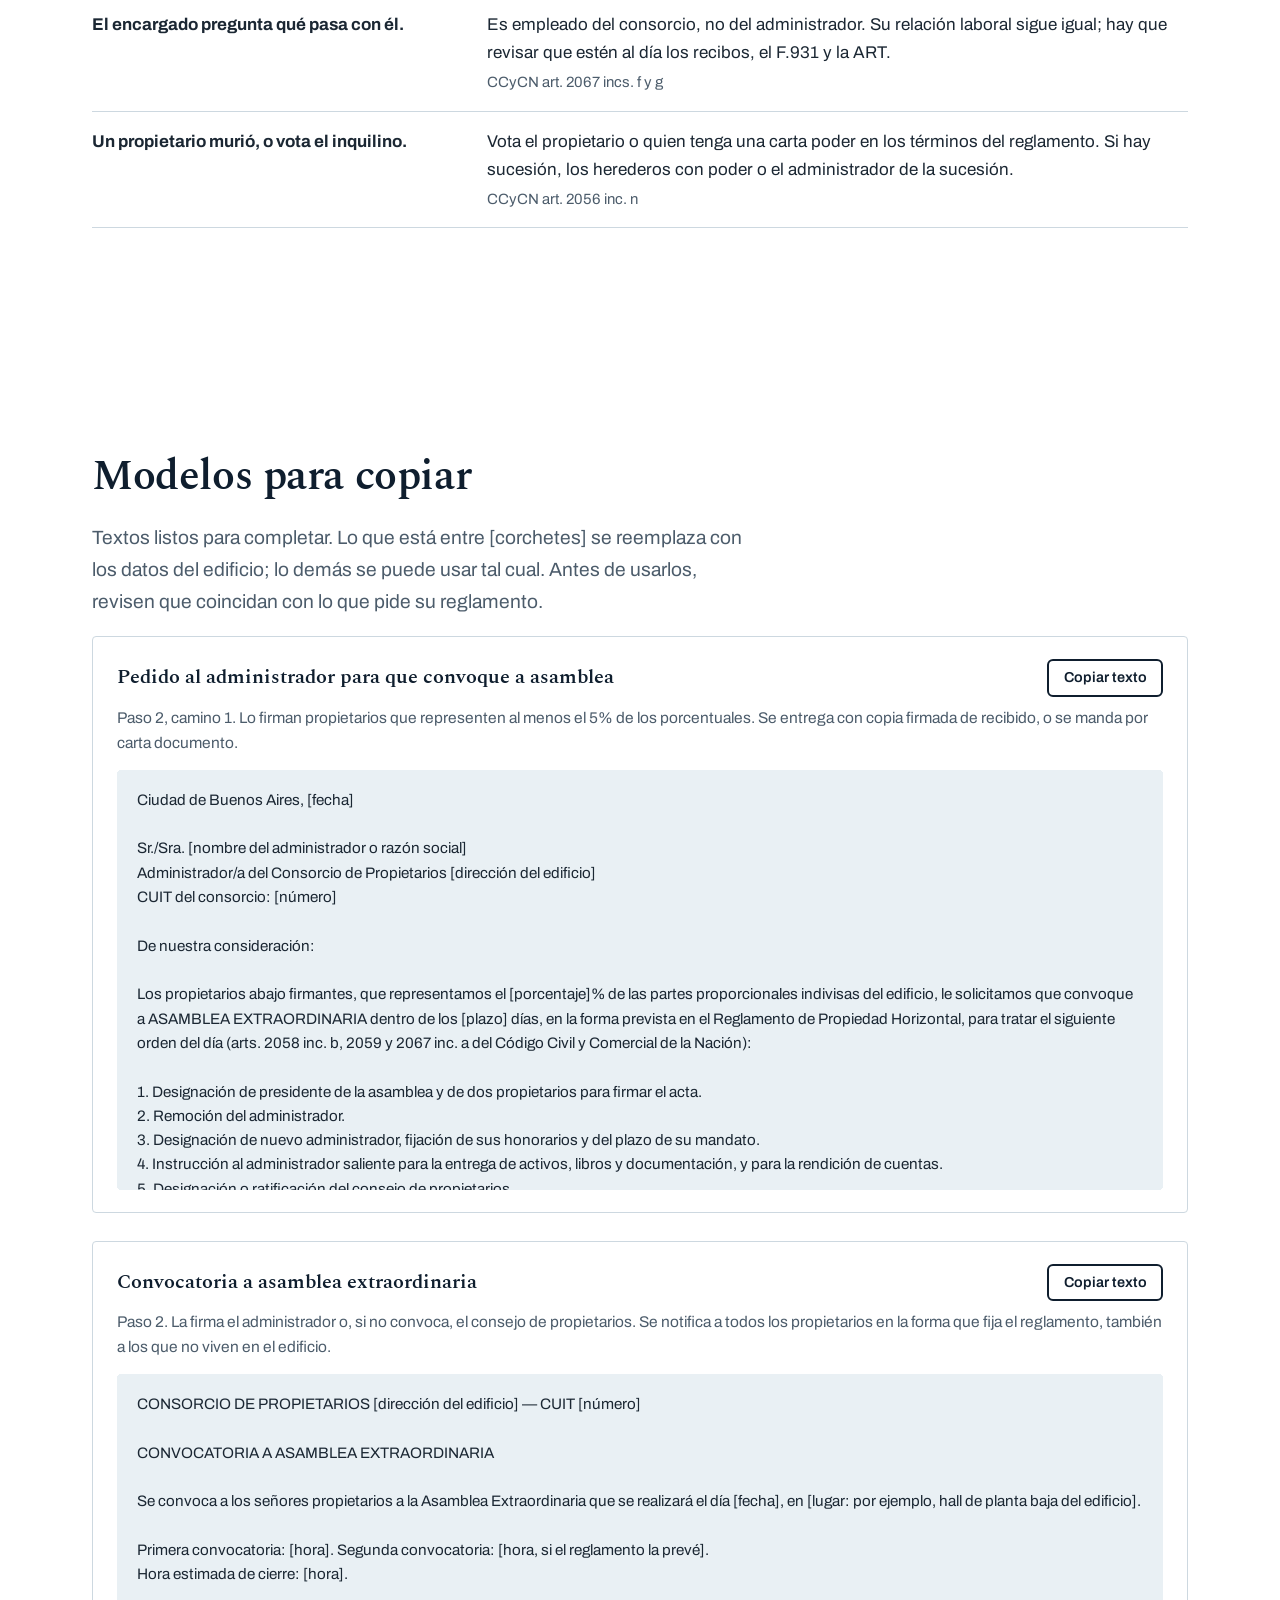
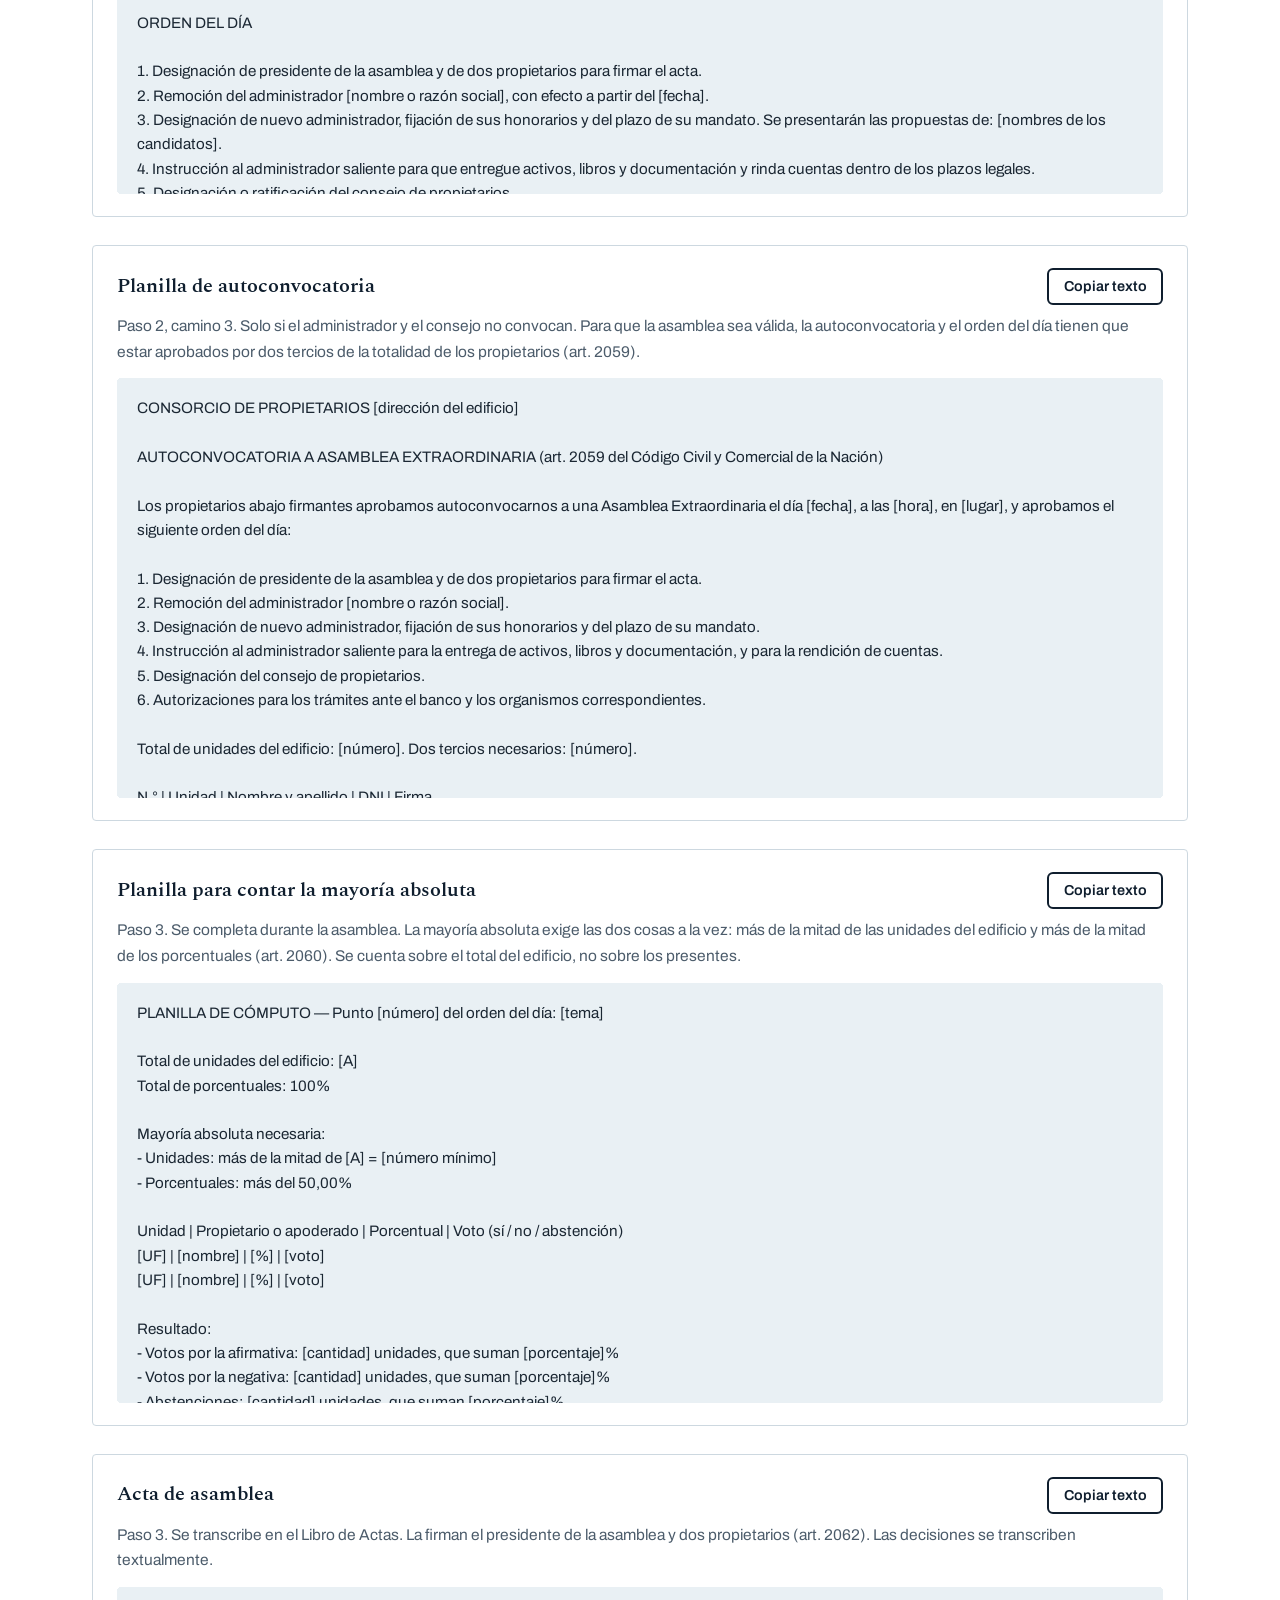
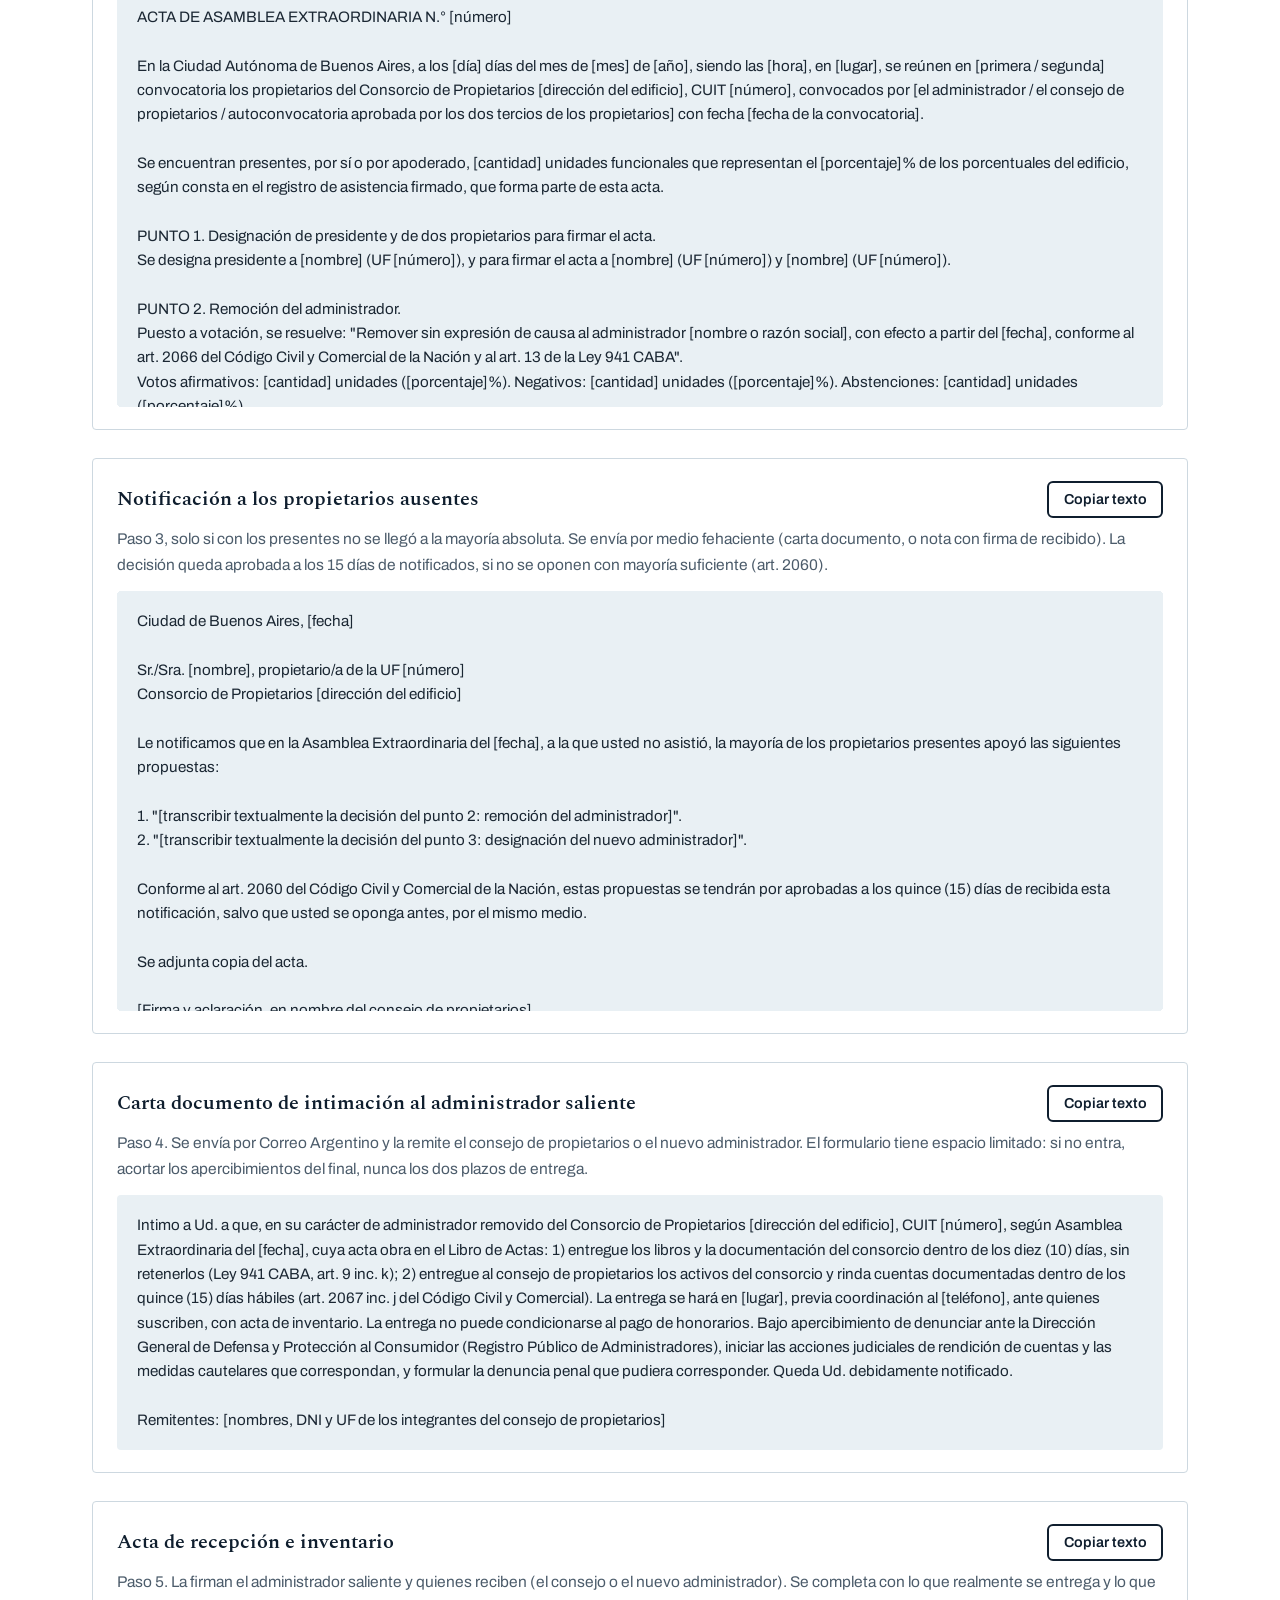
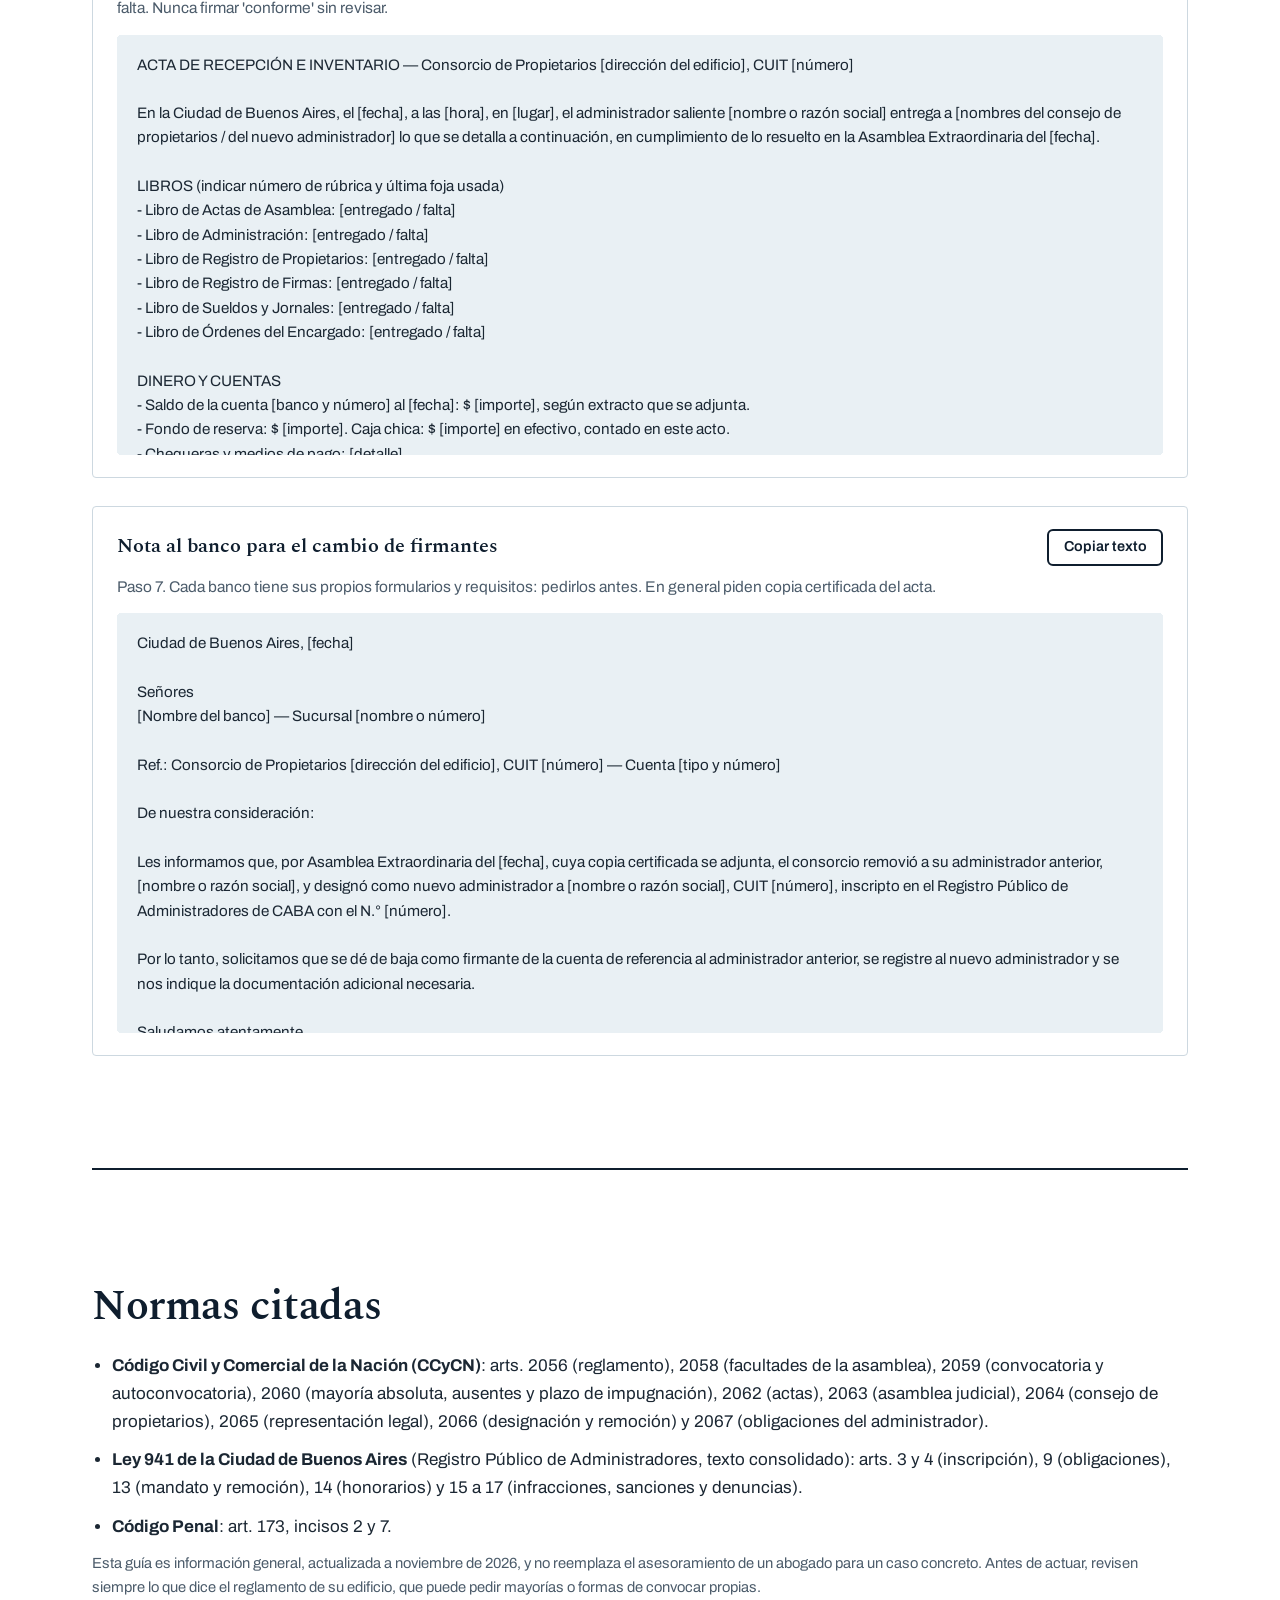
<file: pages/guia-cambiar-administrador.html>
<!DOCTYPE html>
<html lang="es-AR" class="no-js">
<head>
<meta charset="UTF-8">
<meta name="viewport" content="width=device-width, initial-scale=1.0">
<title>Cómo cambiar al administrador del consorcio en CABA: guía paso a paso | Administración NAKEN</title>
<meta name="description" content="Checklist con base legal y modelos para copiar (convocatoria, acta de asamblea, carta documento, acta de recepción) para cambiar o remover al administrador de consorcio en CABA.">
<meta name="robots" content="index, follow">
<meta name="author" content="Administración NAKEN">
<link rel="canonical" href="https://administracionnaken.com.ar/pages/guia-cambiar-administrador.html">
<meta name="theme-color" content="#0f1e2e">

<!-- Open Graph -->
<meta property="og:type" content="website">
<meta property="og:locale" content="es_AR">
<meta property="og:url" content="https://administracionnaken.com.ar/pages/guia-cambiar-administrador.html">
<meta property="og:site_name" content="Administración NAKEN">
<meta property="og:title" content="Cómo cambiar al administrador del consorcio en CABA: guía paso a paso | Administración NAKEN">
<meta property="og:description" content="Checklist con base legal y modelos para copiar (convocatoria, acta de asamblea, carta documento, acta de recepción) para cambiar o remover al administrador de consorcio en CABA.">
<meta property="og:image" content="https://administracionnaken.com.ar/assets/images/hero-administracion-consorcios-caba.webp">

<!-- Twitter / X -->
<meta name="twitter:card" content="summary_large_image">
<meta name="twitter:title" content="Cómo cambiar al administrador del consorcio en CABA: guía paso a paso | Administración NAKEN">
<meta name="twitter:description" content="Checklist con base legal y modelos para copiar (convocatoria, acta de asamblea, carta documento, acta de recepción) para cambiar o remover al administrador de consorcio en CABA.">
<meta name="twitter:image" content="https://administracionnaken.com.ar/assets/images/hero-administracion-consorcios-caba.webp">

<link rel="icon" href="/favicon.ico">
<link rel="preconnect" href="https://fonts.googleapis.com">
<link rel="preconnect" href="https://fonts.gstatic.com" crossorigin>
<link href="https://fonts.googleapis.com/css2?family=Archivo:wght@400;500;600&family=Spectral:wght@500;600&display=swap" rel="stylesheet">
<link rel="stylesheet" href="/css/styles.css?v=2026-11-12">
<script type="application/ld+json">
{
  "@context": "https://schema.org",
  "@type": "BreadcrumbList",
  "itemListElement": [
    {
      "@type": "ListItem",
      "position": 1,
      "name": "Inicio",
      "item": "https://administracionnaken.com.ar/"
    },
    {
      "@type": "ListItem",
      "position": 2,
      "name": "Guía para cambiar al administrador",
      "item": "https://administracionnaken.com.ar/pages/guia-cambiar-administrador.html"
    }
  ]
}
</script>
<script type="application/ld+json">
{
  "@context": "https://schema.org",
  "@type": "Article",
  "headline": "Cómo cambiar al administrador del consorcio en CABA: guía paso a paso",
  "description": "Checklist con base legal para remover al administrador de consorcio en CABA: convocatoria, mayorías, acta, intimación, entrega de documentación y qué hacer si no entrega.",
  "author": {
    "@type": "Person",
    "name": "Sebastián R. Espeche"
  },
  "publisher": {
    "@id": "https://administracionnaken.com.ar/#organizacion"
  },
  "datePublished": "2026-11-07",
  "dateModified": "2026-11-07",
  "mainEntityOfPage": "https://administracionnaken.com.ar/pages/guia-cambiar-administrador.html",
  "inLanguage": "es-AR"
}
</script>
</head>
<body>
<a class="skip-link" href="#main">Saltar al contenido</a>

<header class="site-header">
    <div class="wrap nav-bar">
        <a href="/" class="brand">
            <img src="/assets/images/naken-logo.png" alt="Administración NAKEN" width="44" height="44">
            <span class="brand-name">Administración NAKEN<small>Administración de Consorcios en CABA</small></span>
        </a>
        <nav class="main-nav" id="mainNav" aria-label="Menú principal">
            <a href="/">Inicio</a>
            <a href="/pages/servicios.html">Servicios</a>
            <a href="/pages/metodo.html">Método</a>
            <a href="/pages/nosotros.html">Nosotros</a>
            <a href="/pages/cambiar-administrador.html">Cambiar de administrador</a>
            <a href="/pages/preguntas-frecuentes.html">Preguntas frecuentes</a>
            <a href="/pages/contacto.html">Contacto</a>
            <a href="/pages/contacto.html?motivo=diagnostico" class="btn">Diagnóstico gratis</a>
        </nav>
        <button class="hamburger" id="hamburger" aria-label="Abrir menú" aria-expanded="false" aria-controls="mainNav">
            <span></span><span></span><span></span>
        </button>
    </div>
</header>

<section class="page-hero">
    <div class="wrap">
        <nav class="crumbs" aria-label="Ruta"><a href="/">Inicio</a> / <a href="/pages/cambiar-administrador.html">Cambiar de administrador</a> / Guía paso a paso</nav>
        <h1>Cómo cambiar al administrador del consorcio</h1>
        <p>Una guía para propietarios que no son expertos: qué hacer, en qué orden, con qué artículo de la ley y qué hacer cuando algo sale mal. Para que sacar a un mal administrador no dependa de la suerte.</p>
    </div>
</section>

<main id="main" class="guide">
<div class="print-only print-brand"><strong>Administración NAKEN</strong> · Lic. Sebastián R. Espeche · RPA CABA N.º 20.066 · 11 6441-0369 · gerencia@administracionnaken.com.ar</div>

<section class="section guide-intro">
    <div class="wrap guide-top">
        <div>
            <p class="quote">El administrador no es dueño del edificio: es un mandatario de los propietarios, y los propietarios pueden reemplazarlo cuando quieran, sin tener que probar nada.</p>
            <p class="muted">El Código Civil y Comercial lo dice así: el administrador es representante legal del consorcio <em>con el carácter de mandatario</em> (art. 2065) y puede ser removido <em>sin expresión de causa</em> (art. 2066). Lo que sí hace falta es hacerlo bien, para que la decisión no se pueda anular y el saliente no pueda retener nada.</p>
            <div class="actions no-print">
                <button class="btn btn-navy" type="button" onclick="window.print()">Imprimir o guardar en PDF</button>
                <a class="btn btn-line" href="#modelos">Ver los modelos para copiar</a>
            </div>
        </div>
        <aside class="summary">
            <h2>En 30 segundos</h2>
            <ol>
                <li><a href="#preparar">Preparar</a>: reglamento, padrón con porcentuales y nuevo administrador elegido.</li>
                <li><a href="#convocar">Convocar</a> con el orden del día correcto.</li>
                <li><a href="#asamblea">Votar</a> con mayoría absoluta doble y labrar el acta.</li>
                <li><a href="#notificar">Intimar</a> por carta documento: 10 días para libros y 15 días hábiles para fondos y rendición.</li>
                <li><a href="#recibir">Recibir</a> todo con un acta de inventario y reserva de auditoría.</li>
                <li><a href="#no-entrega">Si no entrega</a>: denuncia, juicio y, si hay fondos retenidos, denuncia penal.</li>
            </ol>
            <p style="margin:12px 0 0;"><a href="#modelos"><strong>Modelos para copiar</strong></a>: pedido de convocatoria, convocatoria, acta, carta documento, acta de recepción y más.</p>
        </aside>
    </div>
</section>

<div class="wrap">

<section class="phase" id="preparar" aria-labelledby="preparar-t">
    <div class="phase-num">Paso 1</div>
    <div class="phase-body">
        <h2 id="preparar-t">Preparar antes de convocar</h2>
        <p class="lead">La mayoría de las remociones que fracasan, fracasan acá: se llega a la asamblea sin saber cuántos votos hacen falta ni quién va a reemplazar al administrador.</p>
        <ul class="checklist">
<li><label><input type="checkbox"><span>Conseguir el <strong>Reglamento de Propiedad Horizontal</strong> del edificio. Lo tiene el administrador, suele venir con la escritura y se puede pedir copia en el Registro de la Propiedad Inmueble.</span></label></li>
<li><label><input type="checkbox"><span>Leer en el reglamento: cómo se convoca a asamblea y con cuánta anticipación, qué mayorías pide para cada decisión, cómo se computan, cuántas cartas poder puede llevar cada propietario y el plazo del mandato del administrador.<span class="norma">CCyCN art. 2056, incs. m, n, ñ, p, s</span></span></label></li>
<li><label><input type="checkbox"><span>Armar una planilla con todas las unidades y su porcentual. Sirve para saber, antes de la asamblea, si se llega a la mayoría.<span class="norma">CCyCN art. 2060</span></span></label></li>
<li><label><input type="checkbox"><span>Juntar en una carpeta las liquidaciones de expensas, los reclamos hechos y sus respuestas, o la falta de respuesta. Para remover al administrador no hace falta probar nada, pero sí para denunciarlo después.<span class="norma">CCyCN art. 2066</span></span></label></li>
<li><label><input type="checkbox"><span>Pedir propuestas por escrito a dos o tres administradores y elegir antes de la asamblea, para que el edificio nunca quede sin nadie a cargo.</span></label></li>
<li><label><input type="checkbox"><span>Verificar que el candidato esté inscripto y vigente en el Registro Público de Administradores de CABA, y pedirle la constancia.<span class="norma">Ley 941, arts. 3 y 4</span></span></label></li>
<li><label><input type="checkbox"><span>Exigir que la propuesta diga el honorario y qué incluye. El honorario lo acuerdan el administrador y la asamblea, y queda en el acta.<span class="norma">Ley 941, art. 14</span></span></label></li>
<li><label><input type="checkbox"><span>Formar un grupo chico de propietarios (o el consejo, si existe) que se ocupe de convocar, contar votos y recibir la documentación.<span class="norma">CCyCN art. 2064</span></span></label></li>
</ul>
    </div>
</section>

<section class="phase" id="convocar" aria-labelledby="convocar-t">
    <div class="phase-num">Paso 2</div>
    <div class="phase-body">
        <h2 id="convocar-t">Convocar la asamblea</h2>
        <p class="lead">Hay cuatro caminos. Se intenta el primero y, si el administrador no colabora, se pasa al siguiente.</p>
        <ol class="paths"><li><h3>El administrador convoca</h3><p>Se le pide por escrito (nota firmada por los propietarios o carta documento) que convoque con el orden del día de la remoción. Los propietarios que representen el 5% pueden someter cualquier tema a la asamblea.</p><span class="norma">CCyCN arts. 2058 inc. b y 2067 inc. a</span></li><li><h3>El consejo de propietarios convoca</h3><p>Si el administrador no convoca, por la razón que sea, el consejo puede convocar a asamblea y redactar el orden del día.</p><span class="norma">CCyCN art. 2064 inc. a</span></li><li><h3>Los propietarios se autoconvocan</h3><p>Es válida solo si la autoconvocatoria y el orden del día se aprueban por dos tercios de la totalidad de los propietarios. Conviene juntar las firmas antes.</p><span class="norma">CCyCN art. 2059</span></li><li><h3>El juez convoca</h3><p>Si ni el administrador ni el consejo convocan, propietarios que representen el 10% del total pueden pedir una asamblea judicial. Ahí se decide por mayoría simple de presentes.</p><span class="norma">CCyCN art. 2063</span></li></ol><h3 class="sub">Requisitos de la convocatoria</h3><ul class="checklist">
<li><label><input type="checkbox"><span>Convocar en la forma y con la anticipación que fija el reglamento, y notificar a <strong>todos</strong> los propietarios, también a los que no viven en el edificio.<span class="norma">CCyCN art. 2059 · Reglamento</span></span></label></li>
<li><label><input type="checkbox"><span>La convocatoria tiene que decir lugar, fecha, hora de inicio y de cierre, y el orden del día, y llevar una copia del acta de la asamblea anterior.<span class="norma">Ley 941, art. 9 inc. j</span></span></label></li>
<li><label><input type="checkbox"><span>Redactar el orden del día con precisión: lo que no figura ahí no se puede tratar, salvo que estén todos presentes y lo acepten por unanimidad.<span class="norma">CCyCN art. 2059</span></span></label></li>
<li><label><input type="checkbox"><span>Guardar la constancia de cada notificación: mail con acuse, firma de recibido o carta documento.</span></label></li>
</ul><h3 class="sub">Orden del día sugerido</h3><ol class="odd"><li>Designación de presidente de la asamblea y de dos propietarios para firmar el acta.</li><li>Remoción del administrador [nombre o razón social], con efecto a partir de [fecha].</li><li>Designación del nuevo administrador, fijación de sus honorarios y del plazo de su mandato.</li><li>Instrucción al administrador saliente para que entregue activos, libros y documentación y rinda cuentas dentro de los plazos legales.</li><li>Designación o ratificación del consejo de propietarios, que recibirá la documentación.</li><li>Autorización al nuevo administrador y al consejo para los cambios ante el banco, ARCA, AGIP, la aseguradora, la ART y los organismos que correspondan.</li><li>Encargo de una auditoría contable de la gestión saliente (opcional).</li></ol><p class="model-links">Modelos para este paso: <a href="#m-pedido">Pedido al administrador para que convoque a asamblea</a> · <a href="#m-convocatoria">Convocatoria a asamblea extraordinaria</a> · <a href="#m-autoconvocatoria">Planilla de autoconvocatoria</a></p>
    </div>
</section>

<section class="phase" id="asamblea" aria-labelledby="asamblea-t">
    <div class="phase-num">Paso 3</div>
    <div class="phase-body">
        <h2 id="asamblea-t">Votar y labrar el acta</h2>
        
        <ul class="checklist">
<li><label><input type="checkbox"><span>Controlar la asistencia contra el registro de firmas y revisar las cartas poder (cuántas admite el reglamento por persona).<span class="norma">Ley 941, art. 9 inc. e · CCyCN art. 2062</span></span></label></li>
<li><label><input type="checkbox"><span>Contar la mayoría absoluta con la <strong>doble exigencia</strong>: más de la mitad del total de unidades <strong>y</strong> más de la mitad de los porcentuales del edificio. Se cuenta sobre el total del edificio, no sobre los presentes.<span class="norma">CCyCN art. 2060</span></span></label></li>
<li><label><input type="checkbox"><span>Si con los presentes no alcanza: lo que vote la mayoría de presentes se comunica por medio fehaciente a los ausentes, y queda aprobado a los 15 días de notificados si no se oponen con mayoría suficiente.<span class="norma">CCyCN art. 2060</span></span></label></li>
<li><label><input type="checkbox"><span>Labrar el acta en el Libro de Actas: resumen de lo tratado y decisiones transcriptas textualmente, firmada por el presidente y dos propietarios.<span class="norma">CCyCN art. 2062</span></span></label></li>
<li><label><input type="checkbox"><span>Pedir en el banco qué copia del acta necesita para cambiar los firmantes; suele exigir copia certificada por escribano.</span></label></li>
<li><label><input type="checkbox"><span>Tener en cuenta que la acción para anular una asamblea vence a los 30 días. Una asamblea bien convocada y bien contada no se cae.<span class="norma">CCyCN art. 2060</span></span></label></li>
</ul><p class="model-links">Modelos para este paso: <a href="#m-computo">Planilla para contar la mayoría absoluta</a> · <a href="#m-acta">Acta de asamblea</a> · <a href="#m-ausentes">Notificación a los propietarios ausentes</a></p>
    </div>
</section>

<section class="phase" id="notificar" aria-labelledby="notificar-t">
    <div class="phase-num">Paso 4</div>
    <div class="phase-body">
        <h2 id="notificar-t">Notificar e intimar al administrador saliente</h2>
        <p class="lead">En la carta documento conviene citar las dos normas: la Ley 941 de la Ciudad y el Código Civil y Comercial.</p>
        <ul class="checklist">
<li><label><input type="checkbox"><span>Enviar carta documento al administrador saliente con la fecha del acta, la decisión y la intimación a entregar.</span></label></li>
<li><label><input type="checkbox"><span>Intimar la entrega de libros y documentos dentro de los 10 días, sin retenerlos.<span class="norma">Ley 941, art. 9 inc. k</span></span></label></li>
<li><label><input type="checkbox"><span>Intimar la entrega al consejo de propietarios de los activos (fondos), libros y documentos, y la rendición de cuentas documentada, dentro de los 15 días hábiles.<span class="norma">CCyCN art. 2067 inc. j</span></span></label></li>
<li><label><input type="checkbox"><span>Avisar al banco, a los proveedores con contrato, a la aseguradora y al personal del edificio quién administra desde ahora.</span></label></li>
</ul><p class="model-links">Modelos para este paso: <a href="#m-carta">Carta documento de intimación al administrador saliente</a></p>
    </div>
</section>

<section class="phase" id="recibir" aria-labelledby="recibir-t">
    <div class="phase-num">Paso 5</div>
    <div class="phase-body">
        <h2 id="recibir-t">Recibir el edificio</h2>
        <p class="lead">La entrega se hace con un <strong>acta de recepción firmada por las dos partes</strong>, que detalla qué se recibe y qué falta. Nunca firmar “recibido conforme” sin revisar: agregar “con reserva de auditoría”.</p>
        <div class="receive"><div><h3>Libros</h3><ul class="checklist compact"><li><label><input type="checkbox"><span>Libro de Actas de Asamblea</span></label></li><li><label><input type="checkbox"><span>Libro de Administración</span></label></li><li><label><input type="checkbox"><span>Libro de Registro de Propietarios</span></label></li><li><label><input type="checkbox"><span>Libro de Registro de Firmas</span></label></li><li><label><input type="checkbox"><span>Libro de Sueldos y Jornales</span></label></li><li><label><input type="checkbox"><span>Libro de Órdenes del Encargado</span></label></li><li><label><input type="checkbox"><span>Libros de inspección técnica (ascensores, etc.)</span></label></li></ul></div><div><h3>Dinero y cuentas</h3><ul class="checklist compact"><li><label><input type="checkbox"><span>Saldo bancario certificado y extractos</span></label></li><li><label><input type="checkbox"><span>Chequeras y medios de pago</span></label></li><li><label><input type="checkbox"><span>Fondo de reserva y caja chica, con su detalle</span></label></li><li><label><input type="checkbox"><span>Claves de home banking, que se cambian el mismo día</span></label></li><li><label><input type="checkbox"><span>Liquidaciones de expensas archivadas con sus comprobantes</span></label></li><li><label><input type="checkbox"><span>Listado de morosos con el cálculo de intereses</span></label></li><li><label><input type="checkbox"><span>Facturas pendientes de pago a proveedores</span></label></li></ul></div><div><h3>Personal</h3><ul class="checklist compact"><li><label><input type="checkbox"><span>Legajos completos de los empleados</span></label></li><li><label><input type="checkbox"><span>Recibos de sueldo y altas ante ARCA</span></label></li><li><label><input type="checkbox"><span>Formularios 931 y comprobantes de pago</span></label></li><li><label><input type="checkbox"><span>Póliza de ART vigente</span></label></li><li><label><input type="checkbox"><span>Aportes a SUTERH, FATERyH y Caja de Protección a la Familia</span></label></li></ul></div><div><h3>Edificio y riesgos</h3><ul class="checklist compact"><li><label><input type="checkbox"><span>Pólizas de seguro (incendio, responsabilidad civil y vida obligatorio)</span></label></li><li><label><input type="checkbox"><span>Constancias de conservación de ascensores</span></label></li><li><label><input type="checkbox"><span>Mantenimiento de instalaciones contra incendio y matafuegos</span></label></li><li><label><input type="checkbox"><span>Limpieza de tanques y análisis de agua</span></label></li><li><label><input type="checkbox"><span>Inspecciones de gas, certificación eléctrica y conservación de fachada</span></label></li><li><label><input type="checkbox"><span>Contratos vigentes con proveedores</span></label></li><li><label><input type="checkbox"><span>Juicios y reclamos en trámite, con el estado de cada uno</span></label></li><li><label><input type="checkbox"><span>Claves fiscales del consorcio ante ARCA y AGIP</span></label></li><li><label><input type="checkbox"><span>Llaves de áreas comunes</span></label></li></ul></div></div><p class="model-links">Modelos para este paso: <a href="#m-recepcion">Acta de recepción e inventario</a></p>
    </div>
</section>

<section class="phase" id="no-entrega" aria-labelledby="no-entrega-t">
    <div class="phase-num">Paso 6</div>
    <div class="phase-body">
        <h2 id="no-entrega-t">Si el saliente no entrega</h2>
        <p class="lead">Cada escalón se apoya en el anterior: siempre por escrito y guardando las constancias.</p>
        <ol class="ladder"><li><h3>Segunda intimación</h3><p>Nueva carta documento con plazo corto y aviso de que se hará la denuncia. Muchos entregan acá.</p></li><li><h3>Denuncia ante Defensa al Consumidor (Registro Público de Administradores)</h3><p>La presenta cualquier propietario o inquilino, en línea (“Denuncia digital a Administradores de Consorcio”, con cuenta miBA nivel 1) o presencial pidiendo turno al 147. Hay que adjuntar DNI, boleta de ABL, expensas, pruebas y el reclamo previo. No tiene costo. Las sanciones van desde multas hasta la suspensión por hasta 9 meses o la exclusión del Registro.</p><span class=norma>Ley 941, arts. 15, 16 y 17</span></li><li><h3>Acción judicial</h3><p>Con abogado: rendición de cuentas y medidas cautelares, como el secuestro de los libros y la documentación. En la mayoría de los casos antes hay que pasar por la mediación prejudicial obligatoria.</p></li><li><h3>Denuncia penal</h3><p>Si se queda con fondos del consorcio o los usó en perjuicio del edificio, puede haber retención indebida o administración fraudulenta. Se presenta con abogado.</p><span class=norma>Código Penal, art. 173 incs. 2 y 7</span></li></ol><h3 class="sub">Mientras tanto, reconstruir lo que falta</h3><ul class="checklist compact"><li><label><input type="checkbox"><span>Pedir al banco extractos y el detalle de movimientos desde la cuenta del consorcio.</span></label></li><li><label><input type="checkbox"><span>Pedir a ARCA y AGIP el estado de deuda y las presentaciones del CUIT del consorcio.</span></label></li><li><label><input type="checkbox"><span>Pedir a la aseguradora, la ART y los proveedores copia de pólizas, contratos y facturas.</span></label></li><li><label><input type="checkbox"><span>Si los libros no aparecen, hacer la denuncia de extravío y rubricar libros nuevos.</span></label></li></ul>
    </div>
</section>

<section class="phase" id="primeros-dias" aria-labelledby="primeros-dias-t">
    <div class="phase-num">Paso 7</div>
    <div class="phase-body">
        <h2 id="primeros-dias-t">Los primeros días del nuevo administrador</h2>
        
        <ul class="checklist">
<li><label><input type="checkbox"><span>Banco: cambio de firmantes con el acta y alta del nuevo administrador.</span></label></li>
<li><label><input type="checkbox"><span>ARCA y AGIP: vincular al nuevo administrador como representante legal del CUIT del consorcio.<span class="norma">CCyCN art. 2065</span></span></label></li>
<li><label><input type="checkbox"><span>ART, SUTERH, FATERyH y aseguradoras: actualizar los datos del empleador y del asegurado.</span></label></li>
<li><label><input type="checkbox"><span>Circular a todos los propietarios: quién administra, cómo contactarlo y cuándo se presenta lo recibido.</span></label></li>
<li><label><input type="checkbox"><span>Asamblea informativa con el inventario de lo recibido y lo que faltó.</span></label></li>
</ul><p class="model-links">Modelos para este paso: <a href="#m-banco">Nota al banco para el cambio de firmantes</a></p>
    </div>
</section>

<section class="section" id="imprevistos" aria-labelledby="imprevistos-t">
    <h2 id="imprevistos-t">Imprevistos frecuentes</h2>
    <p class="lead">Lo que suele aparecer en el medio, y cómo resolverlo sin frenar el cambio.</p>
    <table class="terms ifthen"><thead><tr><th scope="col">Si pasa esto</th><th scope="col">Qué hacer</th></tr></thead><tbody><tr><td><strong>"Tengo contrato, no me pueden sacar sin causa."</strong></td><td>Sí pueden. Los administradores sucesivos pueden ser removidos sin expresión de causa, con mayoría absoluta.<small>CCyCN art. 2066 · Ley 941, art. 13</small></td></tr><tr><td><strong>"No entrego nada hasta que me paguen."</strong></td><td>Los libros y documentos se entregan sin retenerlos. Si reclama honorarios, es una discusión aparte que no frena la entrega.<small>Ley 941, art. 9 inc. k</small></td></tr><tr><td><strong>El administrador renuncia de golpe o desaparece.</strong></td><td>El consejo de propietarios ejerce la administración y debe convocar a asamblea dentro de los 30 días si el cargo sigue vacante.<small>CCyCN art. 2064 inc. d</small></td></tr><tr><td><strong>No hay consejo de propietarios.</strong></td><td>Designarlo en la misma asamblea que remueve al administrador, para que haya alguien que reciba la documentación.<small>CCyCN art. 2064</small></td></tr><tr><td><strong>El administrador fue designado en el reglamento.</strong></td><td>Cesa en la primera asamblea si no lo ratifican.<small>CCyCN art. 2066</small></td></tr><tr><td><strong>Con los presentes no alcanza la mayoría.</strong></td><td>Se notifica a los ausentes; si no se oponen en 15 días, queda aprobado.<small>CCyCN art. 2060</small></td></tr><tr><td><strong>El administrador no deja votar o no quiere firmar el acta.</strong></td><td>El acta la firman el presidente de la asamblea y dos propietarios. Si se teme un conflicto, se puede llevar un escribano.<small>CCyCN art. 2062</small></td></tr><tr><td><strong>El Libro de Actas lo tiene el saliente.</strong></td><td>Labrar el acta ante escribano o en instrumento separado firmado por los presentes, transcribirla al recuperar el libro y reclamar su entrega.<small>Ley 941, art. 9 inc. k</small></td></tr><tr><td><strong>La cuenta bancaria está a nombre del administrador.</strong></td><td>Los fondos van en una cuenta a nombre del consorcio, salvo que la asamblea haya decidido otra cosa. Exigir la transferencia del saldo y documentarla.<small>Ley 941, art. 9 inc. h</small></td></tr><tr><td><strong>Aparecen deudas o juicios que nadie informó.</strong></td><td>El administrador debía notificarlos dentro de las 48 horas hábiles. Pedir la auditoría y dejarlo asentado en el acta de recepción.<small>CCyCN art. 2067 inc. k · Ley 941, art. 9 inc. i</small></td></tr><tr><td><strong>El encargado pregunta qué pasa con él.</strong></td><td>Es empleado del consorcio, no del administrador. Su relación laboral sigue igual; hay que revisar que estén al día los recibos, el F.931 y la ART.<small>CCyCN art. 2067 incs. f y g</small></td></tr><tr><td><strong>Un propietario murió, o vota el inquilino.</strong></td><td>Vota el propietario o quien tenga una carta poder en los términos del reglamento. Si hay sucesión, los herederos con poder o el administrador de la sucesión.<small>CCyCN art. 2056 inc. n</small></td></tr></tbody></table>
</section>

<section class="section" id="modelos" aria-labelledby="modelos-t">
    <h2 id="modelos-t">Modelos para copiar</h2>
    <p class="lead">Textos listos para completar. Lo que está entre [corchetes] se reemplaza con los datos del edificio; lo demás se puede usar tal cual. Antes de usarlos, revisen que coincidan con lo que pide su reglamento.</p>
    <div class="models"><article class="model" id="m-pedido">
            <div class="model-head"><h3>Pedido al administrador para que convoque a asamblea</h3><button class="btn btn-line copy no-print" type="button" data-copy="m-pedido-txt">Copiar texto</button></div>
            <p class="muted">Paso 2, camino 1. Lo firman propietarios que representen al menos el 5% de los porcentuales. Se entrega con copia firmada de recibido, o se manda por carta documento.</p>
            <pre id="m-pedido-txt">Ciudad de Buenos Aires, [fecha]

Sr./Sra. [nombre del administrador o razón social]
Administrador/a del Consorcio de Propietarios [dirección del edificio]
CUIT del consorcio: [número]

De nuestra consideración:

Los propietarios abajo firmantes, que representamos el [porcentaje]% de las partes proporcionales indivisas del edificio, le solicitamos que convoque a ASAMBLEA EXTRAORDINARIA dentro de los [plazo] días, en la forma prevista en el Reglamento de Propiedad Horizontal, para tratar el siguiente orden del día (arts. 2058 inc. b, 2059 y 2067 inc. a del Código Civil y Comercial de la Nación):

1. Designación de presidente de la asamblea y de dos propietarios para firmar el acta.
2. Remoción del administrador.
3. Designación de nuevo administrador, fijación de sus honorarios y del plazo de su mandato.
4. Instrucción al administrador saliente para la entrega de activos, libros y documentación, y para la rendición de cuentas.
5. Designación o ratificación del consejo de propietarios.
6. Autorizaciones para los trámites ante el banco y los organismos correspondientes.

Le recordamos que la convocatoria debe indicar lugar, fecha, hora de inicio y de cierre, y acompañar copia del acta de la asamblea anterior (Ley 941 CABA, art. 9 inc. j).

Si no la convoca dentro del plazo indicado, la convocatoria será realizada por el consejo de propietarios o por los mecanismos previstos en los arts. 2059, 2063 y 2064 del Código Civil y Comercial.

Saludamos atentamente.

Unidad | Nombre y apellido | DNI | Porcentual | Firma
[UF] | [nombre] | [DNI] | [%] |
[UF] | [nombre] | [DNI] | [%] |
[UF] | [nombre] | [DNI] | [%] |</pre>
        </article><article class="model" id="m-convocatoria">
            <div class="model-head"><h3>Convocatoria a asamblea extraordinaria</h3><button class="btn btn-line copy no-print" type="button" data-copy="m-convocatoria-txt">Copiar texto</button></div>
            <p class="muted">Paso 2. La firma el administrador o, si no convoca, el consejo de propietarios. Se notifica a todos los propietarios en la forma que fija el reglamento, también a los que no viven en el edificio.</p>
            <pre id="m-convocatoria-txt">CONSORCIO DE PROPIETARIOS [dirección del edificio] — CUIT [número]

CONVOCATORIA A ASAMBLEA EXTRAORDINARIA

Se convoca a los señores propietarios a la Asamblea Extraordinaria que se realizará el día [fecha], en [lugar: por ejemplo, hall de planta baja del edificio].

Primera convocatoria: [hora]. Segunda convocatoria: [hora, si el reglamento la prevé].
Hora estimada de cierre: [hora].

ORDEN DEL DÍA

1. Designación de presidente de la asamblea y de dos propietarios para firmar el acta.
2. Remoción del administrador [nombre o razón social], con efecto a partir del [fecha].
3. Designación de nuevo administrador, fijación de sus honorarios y del plazo de su mandato. Se presentarán las propuestas de: [nombres de los candidatos].
4. Instrucción al administrador saliente para que entregue activos, libros y documentación y rinda cuentas dentro de los plazos legales.
5. Designación o ratificación del consejo de propietarios.
6. Autorización al nuevo administrador y al consejo para los trámites ante el banco, ARCA, AGIP, la aseguradora, la ART y demás organismos.

Quien no pueda asistir puede hacerse representar con carta poder, con los límites que fija el Reglamento de Propiedad Horizontal.

Se adjunta copia del acta de la asamblea anterior (Ley 941 CABA, art. 9 inc. j).

Convoca: [el administrador / el consejo de propietarios, integrado por: nombres y unidades] (arts. 2059 y 2064 inc. a del Código Civil y Comercial).

[Lugar y fecha]
[Firmas]</pre>
        </article><article class="model" id="m-autoconvocatoria">
            <div class="model-head"><h3>Planilla de autoconvocatoria</h3><button class="btn btn-line copy no-print" type="button" data-copy="m-autoconvocatoria-txt">Copiar texto</button></div>
            <p class="muted">Paso 2, camino 3. Solo si el administrador y el consejo no convocan. Para que la asamblea sea válida, la autoconvocatoria y el orden del día tienen que estar aprobados por dos tercios de la totalidad de los propietarios (art. 2059).</p>
            <pre id="m-autoconvocatoria-txt">CONSORCIO DE PROPIETARIOS [dirección del edificio]

AUTOCONVOCATORIA A ASAMBLEA EXTRAORDINARIA (art. 2059 del Código Civil y Comercial de la Nación)

Los propietarios abajo firmantes aprobamos autoconvocarnos a una Asamblea Extraordinaria el día [fecha], a las [hora], en [lugar], y aprobamos el siguiente orden del día:

1. Designación de presidente de la asamblea y de dos propietarios para firmar el acta.
2. Remoción del administrador [nombre o razón social].
3. Designación de nuevo administrador, fijación de sus honorarios y del plazo de su mandato.
4. Instrucción al administrador saliente para la entrega de activos, libros y documentación, y para la rendición de cuentas.
5. Designación del consejo de propietarios.
6. Autorizaciones para los trámites ante el banco y los organismos correspondientes.

Total de unidades del edificio: [número]. Dos tercios necesarios: [número].

N.° | Unidad | Nombre y apellido | DNI | Firma
1 | [UF] | [nombre] | [DNI] |
2 | [UF] | [nombre] | [DNI] |
3 | [UF] | [nombre] | [DNI] |
(continuar hasta completar los dos tercios)</pre>
        </article><article class="model" id="m-computo">
            <div class="model-head"><h3>Planilla para contar la mayoría absoluta</h3><button class="btn btn-line copy no-print" type="button" data-copy="m-computo-txt">Copiar texto</button></div>
            <p class="muted">Paso 3. Se completa durante la asamblea. La mayoría absoluta exige las dos cosas a la vez: más de la mitad de las unidades del edificio y más de la mitad de los porcentuales (art. 2060). Se cuenta sobre el total del edificio, no sobre los presentes.</p>
            <pre id="m-computo-txt">PLANILLA DE CÓMPUTO — Punto [número] del orden del día: [tema]

Total de unidades del edificio: [A]
Total de porcentuales: 100%

Mayoría absoluta necesaria:
- Unidades: más de la mitad de [A] = [número mínimo]
- Porcentuales: más del 50,00%

Unidad | Propietario o apoderado | Porcentual | Voto (sí / no / abstención)
[UF] | [nombre] | [%] | [voto]
[UF] | [nombre] | [%] | [voto]

Resultado:
- Votos por la afirmativa: [cantidad] unidades, que suman [porcentaje]%
- Votos por la negativa: [cantidad] unidades, que suman [porcentaje]%
- Abstenciones: [cantidad] unidades, que suman [porcentaje]%
- Ausentes: [cantidad] unidades, que suman [porcentaje]%

¿Se alcanzó la mayoría absoluta doble? [Sí / No]
Si no: la propuesta votada por la mayoría de los presentes se notifica a los ausentes (art. 2060).</pre>
        </article><article class="model" id="m-acta">
            <div class="model-head"><h3>Acta de asamblea</h3><button class="btn btn-line copy no-print" type="button" data-copy="m-acta-txt">Copiar texto</button></div>
            <p class="muted">Paso 3. Se transcribe en el Libro de Actas. La firman el presidente de la asamblea y dos propietarios (art. 2062). Las decisiones se transcriben textualmente.</p>
            <pre id="m-acta-txt">ACTA DE ASAMBLEA EXTRAORDINARIA N.° [número]

En la Ciudad Autónoma de Buenos Aires, a los [día] días del mes de [mes] de [año], siendo las [hora], en [lugar], se reúnen en [primera / segunda] convocatoria los propietarios del Consorcio de Propietarios [dirección del edificio], CUIT [número], convocados por [el administrador / el consejo de propietarios / autoconvocatoria aprobada por los dos tercios de los propietarios] con fecha [fecha de la convocatoria].

Se encuentran presentes, por sí o por apoderado, [cantidad] unidades funcionales que representan el [porcentaje]% de los porcentuales del edificio, según consta en el registro de asistencia firmado, que forma parte de esta acta.

PUNTO 1. Designación de presidente y de dos propietarios para firmar el acta.
Se designa presidente a [nombre] (UF [número]), y para firmar el acta a [nombre] (UF [número]) y [nombre] (UF [número]).

PUNTO 2. Remoción del administrador.
Puesto a votación, se resuelve: &quot;Remover sin expresión de causa al administrador [nombre o razón social], con efecto a partir del [fecha], conforme al art. 2066 del Código Civil y Comercial de la Nación y al art. 13 de la Ley 941 CABA&quot;.
Votos afirmativos: [cantidad] unidades ([porcentaje]%). Negativos: [cantidad] unidades ([porcentaje]%). Abstenciones: [cantidad] unidades ([porcentaje]%).
[Si no se alcanzó la mayoría absoluta con los presentes: &quot;La propuesta fue apoyada por la mayoría de los presentes y será notificada a los propietarios ausentes conforme al art. 2060 del Código Civil y Comercial&quot;.]

PUNTO 3. Designación del nuevo administrador.
Se resuelve designar administrador a [nombre o razón social], inscripto en el Registro Público de Administradores de CABA con el N.° [número], por el plazo de [plazo], con honorarios mensuales de $ [importe], que incluyen [alcance], conforme a la propuesta escrita que se agrega a esta acta (Ley 941 CABA, art. 14).
Votos afirmativos: [cantidad] unidades ([porcentaje]%). Negativos: [cantidad] ([porcentaje]%). Abstenciones: [cantidad] ([porcentaje]%).

PUNTO 4. Entrega por parte del administrador saliente.
Se resuelve intimar al administrador saliente para que entregue al consejo de propietarios los activos, libros y documentación del consorcio y rinda cuentas documentadas, dentro de los plazos del art. 9 inc. k de la Ley 941 CABA y del art. 2067 inc. j del Código Civil y Comercial, y autorizar al consejo a enviar la intimación.

PUNTO 5. Consejo de propietarios.
Se designa el consejo de propietarios integrado por [nombre] (UF [número]), [nombre] (UF [número]) y [nombre] (UF [número]).

PUNTO 6. Autorizaciones.
Se autoriza al nuevo administrador y al consejo de propietarios a realizar los trámites necesarios ante el banco [nombre del banco] para el cambio de firmantes de la cuenta del consorcio, y ante ARCA, AGIP, la aseguradora, la ART y demás organismos.

Sin más temas que tratar, se levanta la sesión a las [hora].

[Firma] Presidente de la asamblea — [nombre] (UF [número])
[Firma] Propietario — [nombre] (UF [número])
[Firma] Propietario — [nombre] (UF [número])</pre>
        </article><article class="model" id="m-ausentes">
            <div class="model-head"><h3>Notificación a los propietarios ausentes</h3><button class="btn btn-line copy no-print" type="button" data-copy="m-ausentes-txt">Copiar texto</button></div>
            <p class="muted">Paso 3, solo si con los presentes no se llegó a la mayoría absoluta. Se envía por medio fehaciente (carta documento, o nota con firma de recibido). La decisión queda aprobada a los 15 días de notificados, si no se oponen con mayoría suficiente (art. 2060).</p>
            <pre id="m-ausentes-txt">Ciudad de Buenos Aires, [fecha]

Sr./Sra. [nombre], propietario/a de la UF [número]
Consorcio de Propietarios [dirección del edificio]

Le notificamos que en la Asamblea Extraordinaria del [fecha], a la que usted no asistió, la mayoría de los propietarios presentes apoyó las siguientes propuestas:

1. &quot;[transcribir textualmente la decisión del punto 2: remoción del administrador]&quot;.
2. &quot;[transcribir textualmente la decisión del punto 3: designación del nuevo administrador]&quot;.

Conforme al art. 2060 del Código Civil y Comercial de la Nación, estas propuestas se tendrán por aprobadas a los quince (15) días de recibida esta notificación, salvo que usted se oponga antes, por el mismo medio.

Se adjunta copia del acta.

[Firma y aclaración, en nombre del consejo de propietarios]</pre>
        </article><article class="model" id="m-carta">
            <div class="model-head"><h3>Carta documento de intimación al administrador saliente</h3><button class="btn btn-line copy no-print" type="button" data-copy="m-carta-txt">Copiar texto</button></div>
            <p class="muted">Paso 4. Se envía por Correo Argentino y la remite el consejo de propietarios o el nuevo administrador. El formulario tiene espacio limitado: si no entra, acortar los apercibimientos del final, nunca los dos plazos de entrega.</p>
            <pre id="m-carta-txt">Intimo a Ud. a que, en su carácter de administrador removido del Consorcio de Propietarios [dirección del edificio], CUIT [número], según Asamblea Extraordinaria del [fecha], cuya acta obra en el Libro de Actas: 1) entregue los libros y la documentación del consorcio dentro de los diez (10) días, sin retenerlos (Ley 941 CABA, art. 9 inc. k); 2) entregue al consejo de propietarios los activos del consorcio y rinda cuentas documentadas dentro de los quince (15) días hábiles (art. 2067 inc. j del Código Civil y Comercial). La entrega se hará en [lugar], previa coordinación al [teléfono], ante quienes suscriben, con acta de inventario. La entrega no puede condicionarse al pago de honorarios. Bajo apercibimiento de denunciar ante la Dirección General de Defensa y Protección al Consumidor (Registro Público de Administradores), iniciar las acciones judiciales de rendición de cuentas y las medidas cautelares que correspondan, y formular la denuncia penal que pudiera corresponder. Queda Ud. debidamente notificado.

Remitentes: [nombres, DNI y UF de los integrantes del consejo de propietarios]</pre>
        </article><article class="model" id="m-recepcion">
            <div class="model-head"><h3>Acta de recepción e inventario</h3><button class="btn btn-line copy no-print" type="button" data-copy="m-recepcion-txt">Copiar texto</button></div>
            <p class="muted">Paso 5. La firman el administrador saliente y quienes reciben (el consejo o el nuevo administrador). Se completa con lo que realmente se entrega y lo que falta. Nunca firmar 'conforme' sin revisar.</p>
            <pre id="m-recepcion-txt">ACTA DE RECEPCIÓN E INVENTARIO — Consorcio de Propietarios [dirección del edificio], CUIT [número]

En la Ciudad de Buenos Aires, el [fecha], a las [hora], en [lugar], el administrador saliente [nombre o razón social] entrega a [nombres del consejo de propietarios / del nuevo administrador] lo que se detalla a continuación, en cumplimiento de lo resuelto en la Asamblea Extraordinaria del [fecha].

LIBROS (indicar número de rúbrica y última foja usada)
- Libro de Actas de Asamblea: [entregado / falta]
- Libro de Administración: [entregado / falta]
- Libro de Registro de Propietarios: [entregado / falta]
- Libro de Registro de Firmas: [entregado / falta]
- Libro de Sueldos y Jornales: [entregado / falta]
- Libro de Órdenes del Encargado: [entregado / falta]

DINERO Y CUENTAS
- Saldo de la cuenta [banco y número] al [fecha]: $ [importe], según extracto que se adjunta.
- Fondo de reserva: $ [importe]. Caja chica: $ [importe] en efectivo, contado en este acto.
- Chequeras y medios de pago: [detalle].
- Liquidaciones de expensas archivadas con sus comprobantes desde [mes y año]: [entregado / falta].
- Listado de morosos con el cálculo de intereses: [entregado / falta].
- Facturas pendientes de pago: [detalle].

PERSONAL
- Legajos, recibos, altas, formularios 931 y comprobantes de pago: [entregado / falta].
- Póliza de ART N.° [número], vigente hasta [fecha].

EDIFICIO, SEGUROS Y JUICIOS
- Pólizas de seguro (incendio, responsabilidad civil, vida obligatorio): [detalle].
- Constancias técnicas (ascensores, incendio, tanques, gas, electricidad, fachada): [detalle].
- Contratos con proveedores: [detalle].
- Juicios y reclamos en trámite: [detalle con número de expediente y estado].
- Claves fiscales ante ARCA y AGIP: [entregadas / faltan].
- Llaves de áreas comunes: [detalle].

FALTANTES: [detallar todo lo que no se entregó].

Quienes reciben lo hacen CON RESERVA DE AUDITORÍA y sin que esta acta implique conformidad con la gestión ni con la rendición de cuentas, que serán revisadas.

[Firma] Administrador saliente — [nombre]
[Firma] Recibe — [nombre] (UF [número])
[Firma] Recibe — [nombre] (UF [número])</pre>
        </article><article class="model" id="m-banco">
            <div class="model-head"><h3>Nota al banco para el cambio de firmantes</h3><button class="btn btn-line copy no-print" type="button" data-copy="m-banco-txt">Copiar texto</button></div>
            <p class="muted">Paso 7. Cada banco tiene sus propios formularios y requisitos: pedirlos antes. En general piden copia certificada del acta.</p>
            <pre id="m-banco-txt">Ciudad de Buenos Aires, [fecha]

Señores
[Nombre del banco] — Sucursal [nombre o número]

Ref.: Consorcio de Propietarios [dirección del edificio], CUIT [número] — Cuenta [tipo y número]

De nuestra consideración:

Les informamos que, por Asamblea Extraordinaria del [fecha], cuya copia certificada se adjunta, el consorcio removió a su administrador anterior, [nombre o razón social], y designó como nuevo administrador a [nombre o razón social], CUIT [número], inscripto en el Registro Público de Administradores de CABA con el N.° [número].

Por lo tanto, solicitamos que se dé de baja como firmante de la cuenta de referencia al administrador anterior, se registre al nuevo administrador y se nos indique la documentación adicional necesaria.

Saludamos atentamente.

[Firma del nuevo administrador]
[Firmas de los integrantes del consejo de propietarios]</pre>
        </article></div>
</section>

<section class="section sources" aria-labelledby="fuentes-t">
    <h2 id="fuentes-t">Normas citadas</h2>
    <ul>
        <li><strong>Código Civil y Comercial de la Nación (CCyCN)</strong>: arts. 2056 (reglamento), 2058 (facultades de la asamblea), 2059 (convocatoria y autoconvocatoria), 2060 (mayoría absoluta, ausentes y plazo de impugnación), 2062 (actas), 2063 (asamblea judicial), 2064 (consejo de propietarios), 2065 (representación legal), 2066 (designación y remoción) y 2067 (obligaciones del administrador).</li>
        <li><strong>Ley 941 de la Ciudad de Buenos Aires</strong> (Registro Público de Administradores, texto consolidado): arts. 3 y 4 (inscripción), 9 (obligaciones), 13 (mandato y remoción), 14 (honorarios) y 15 a 17 (infracciones, sanciones y denuncias).</li>
        <li><strong>Código Penal</strong>: art. 173, incisos 2 y 7.</li>
    </ul>
    <p class="muted small">Esta guía es información general, actualizada a noviembre de 2026, y no reemplaza el asesoramiento de un abogado para un caso concreto. Antes de actuar, revisen siempre lo que dice el reglamento de su edificio, que puede pedir mayorías o formas de convocar propias.</p>
</section>
</div>

</main>

<section class="cta-final on-dark" aria-labelledby="cta-final-titulo">
    <div class="wrap">
        <h2 id="cta-final-titulo">¿Quieren ayuda con el cambio?</h2>
        <p>Puedo revisar su reglamento, armar la convocatoria y el orden del día, y recibir el edificio con Balance Cero, mi aplicación de toma de posesión. La primera conversación no tiene costo.</p>
        <div class="actions">
            <a href="/pages/contacto.html" class="btn btn-gold">Consultar sobre el cambio</a>
            <a href="https://wa.me/5491164410369" class="btn btn-wa" target="_blank" rel="noopener"><svg viewBox="0 0 24 24" aria-hidden="true" fill="currentColor"><path d="M17.5 14.4c-.3-.1-1.8-.9-2-1-.3-.1-.5-.1-.7.1-.2.3-.8 1-.9 1.2-.2.2-.3.2-.6.1-.3-.1-1.3-.5-2.4-1.5-.9-.8-1.5-1.8-1.7-2.1-.2-.3 0-.5.1-.6l.4-.5c.1-.2.2-.3.3-.5.1-.2 0-.4 0-.5l-.9-2.2c-.2-.6-.5-.5-.7-.5h-.6c-.2 0-.5.1-.8.4-.3.3-1 1-1 2.5s1.1 2.9 1.2 3.1c.1.2 2.1 3.2 5.1 4.5.7.3 1.3.5 1.7.6.7.2 1.4.2 1.9.1.6-.1 1.8-.7 2-1.4.2-.7.2-1.3.2-1.4-.1-.1-.3-.2-.6-.3zM12 2C6.5 2 2 6.5 2 12c0 1.8.5 3.5 1.3 4.9L2 22l5.3-1.4c1.4.8 3 1.2 4.7 1.2 5.5 0 10-4.5 10-10S17.5 2 12 2zm0 18.2c-1.5 0-3-.4-4.3-1.2l-.3-.2-3.1.8.8-3-.2-.3C4.1 15 3.7 13.5 3.7 12c0-4.6 3.7-8.3 8.3-8.3s8.3 3.7 8.3 8.3-3.7 8.2-8.3 8.2z"/></svg> Contactar por WhatsApp</a>
        </div>
    </div>
</section>

<footer class="site-footer">
    <div class="wrap">
        <div class="footer-grid">
            <div>
                <div class="footer-brand">Administración NAKEN</div>
                <p>Administración de Consorcios en CABA<br>Lic. Sebastián R. Espeche · RPA 20066</p>
            </div>
            <div>
                <h4>Navegación</h4>
                <ul>
                    <li><a href="/">Inicio</a></li>
                    <li><a href="/pages/servicios.html">Servicios</a></li>
                    <li><a href="/pages/metodo.html">Método y herramientas</a></li>
                    <li><a href="/pages/nosotros.html">Nosotros</a></li>
                    <li><a href="/pages/cambiar-administrador.html">Cambiar de administrador</a></li>
                    <li><a href="/pages/guia-cambiar-administrador.html">Guía para cambiar al administrador</a></li>
                    <li><a href="/pages/preguntas-frecuentes.html">Preguntas frecuentes</a></li>
                    <li><a href="/pages/contacto.html">Contacto</a></li>
                </ul>
            </div>
            <div>
                <h4>Propietarios</h4>
                <ul>
                    <li><a href="https://app.administracionnaken.com.ar/">Ingresar a la aplicación</a></li>
                </ul>
                <h4 style="margin-top:22px;">Legal</h4>
                <ul>
                    <li><a href="/pages/legal.html#privacidad">Política de privacidad</a></li>
                    <li><a href="/pages/legal.html#aviso-legal">Aviso legal</a></li>
                </ul>
            </div>
            <div>
                <h4>Contacto</h4>
                <ul>
                    <li><a href="tel:+5491164410369">11 6441-0369</a></li>
                    <li><a href="mailto:gerencia@administracionnaken.com.ar">gerencia@administracionnaken.com.ar</a></li>
                    <li>Atención en toda la Ciudad de Buenos Aires</li>
                </ul>
            </div>
        </div>
        <div class="footer-bottom">
            <span>&copy; <span id="year">2026</span> Administración NAKEN — RPA 20066</span>
        </div>
    </div>
</footer>

<a href="https://wa.me/5491164410369" class="wa-float" target="_blank" rel="noopener" aria-label="Contactar por WhatsApp"><svg viewBox="0 0 24 24" aria-hidden="true" fill="currentColor"><path d="M17.5 14.4c-.3-.1-1.8-.9-2-1-.3-.1-.5-.1-.7.1-.2.3-.8 1-.9 1.2-.2.2-.3.2-.6.1-.3-.1-1.3-.5-2.4-1.5-.9-.8-1.5-1.8-1.7-2.1-.2-.3 0-.5.1-.6l.4-.5c.1-.2.2-.3.3-.5.1-.2 0-.4 0-.5l-.9-2.2c-.2-.6-.5-.5-.7-.5h-.6c-.2 0-.5.1-.8.4-.3.3-1 1-1 2.5s1.1 2.9 1.2 3.1c.1.2 2.1 3.2 5.1 4.5.7.3 1.3.5 1.7.6.7.2 1.4.2 1.9.1.6-.1 1.8-.7 2-1.4.2-.7.2-1.3.2-1.4-.1-.1-.3-.2-.6-.3zM12 2C6.5 2 2 6.5 2 12c0 1.8.5 3.5 1.3 4.9L2 22l5.3-1.4c1.4.8 3 1.2 4.7 1.2 5.5 0 10-4.5 10-10S17.5 2 12 2zm0 18.2c-1.5 0-3-.4-4.3-1.2l-.3-.2-3.1.8.8-3-.2-.3C4.1 15 3.7 13.5 3.7 12c0-4.6 3.7-8.3 8.3-8.3s8.3 3.7 8.3 8.3-3.7 8.2-8.3 8.2z"/></svg></a>

<script src="/js/main.js?v=2026-11-12"></script>
</body>
</html>
</file>
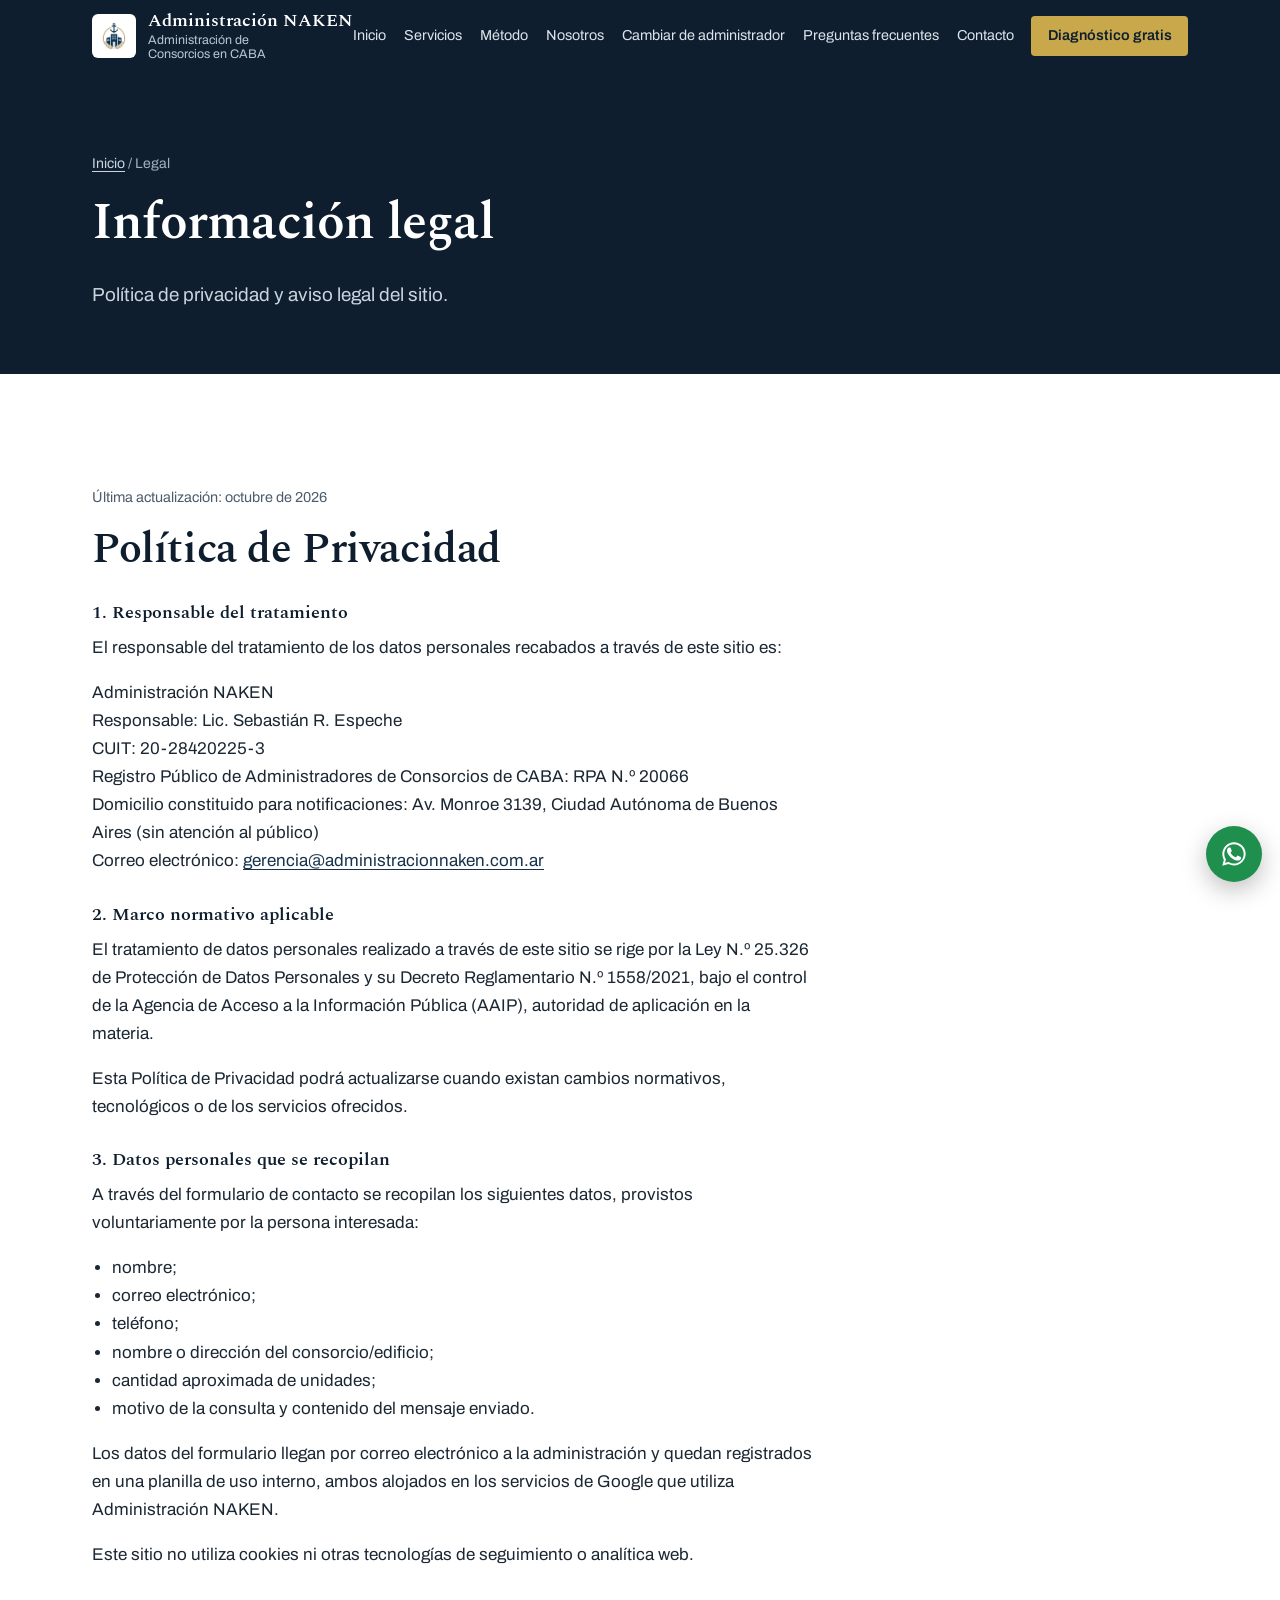
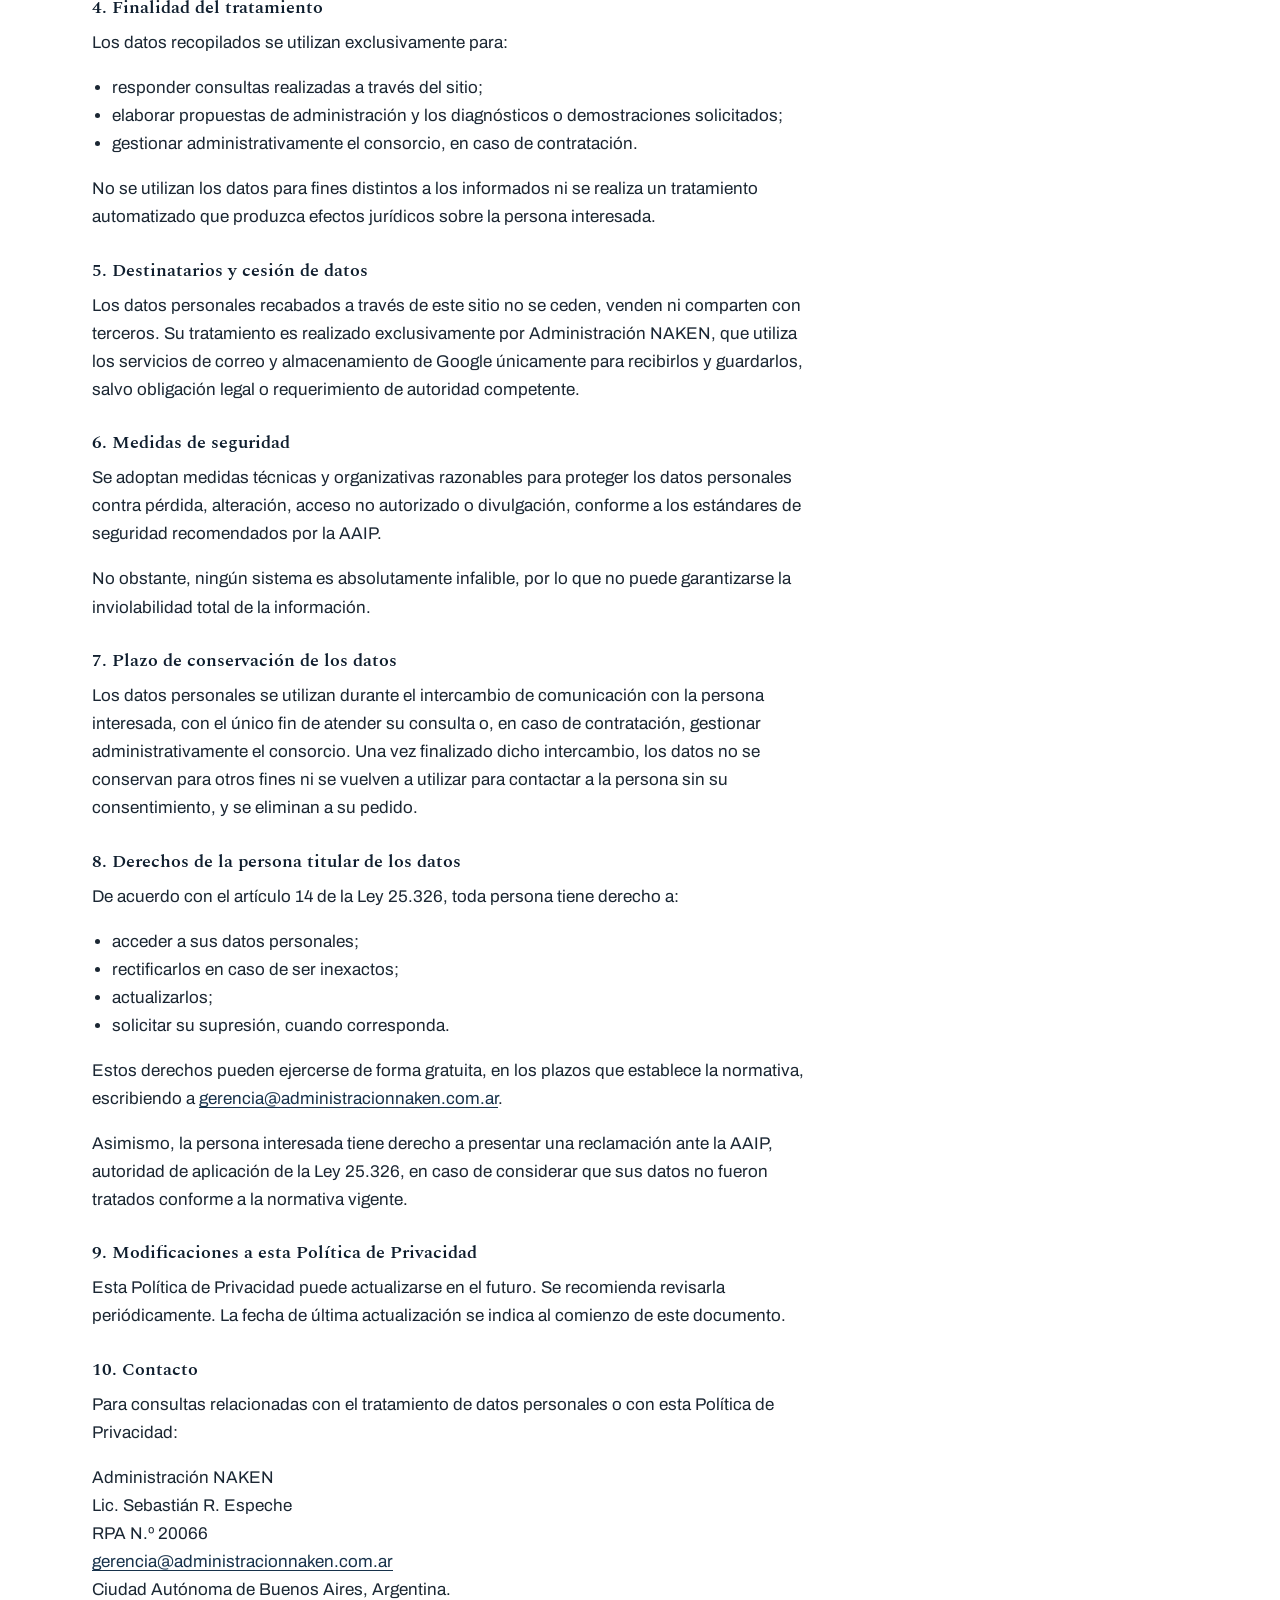
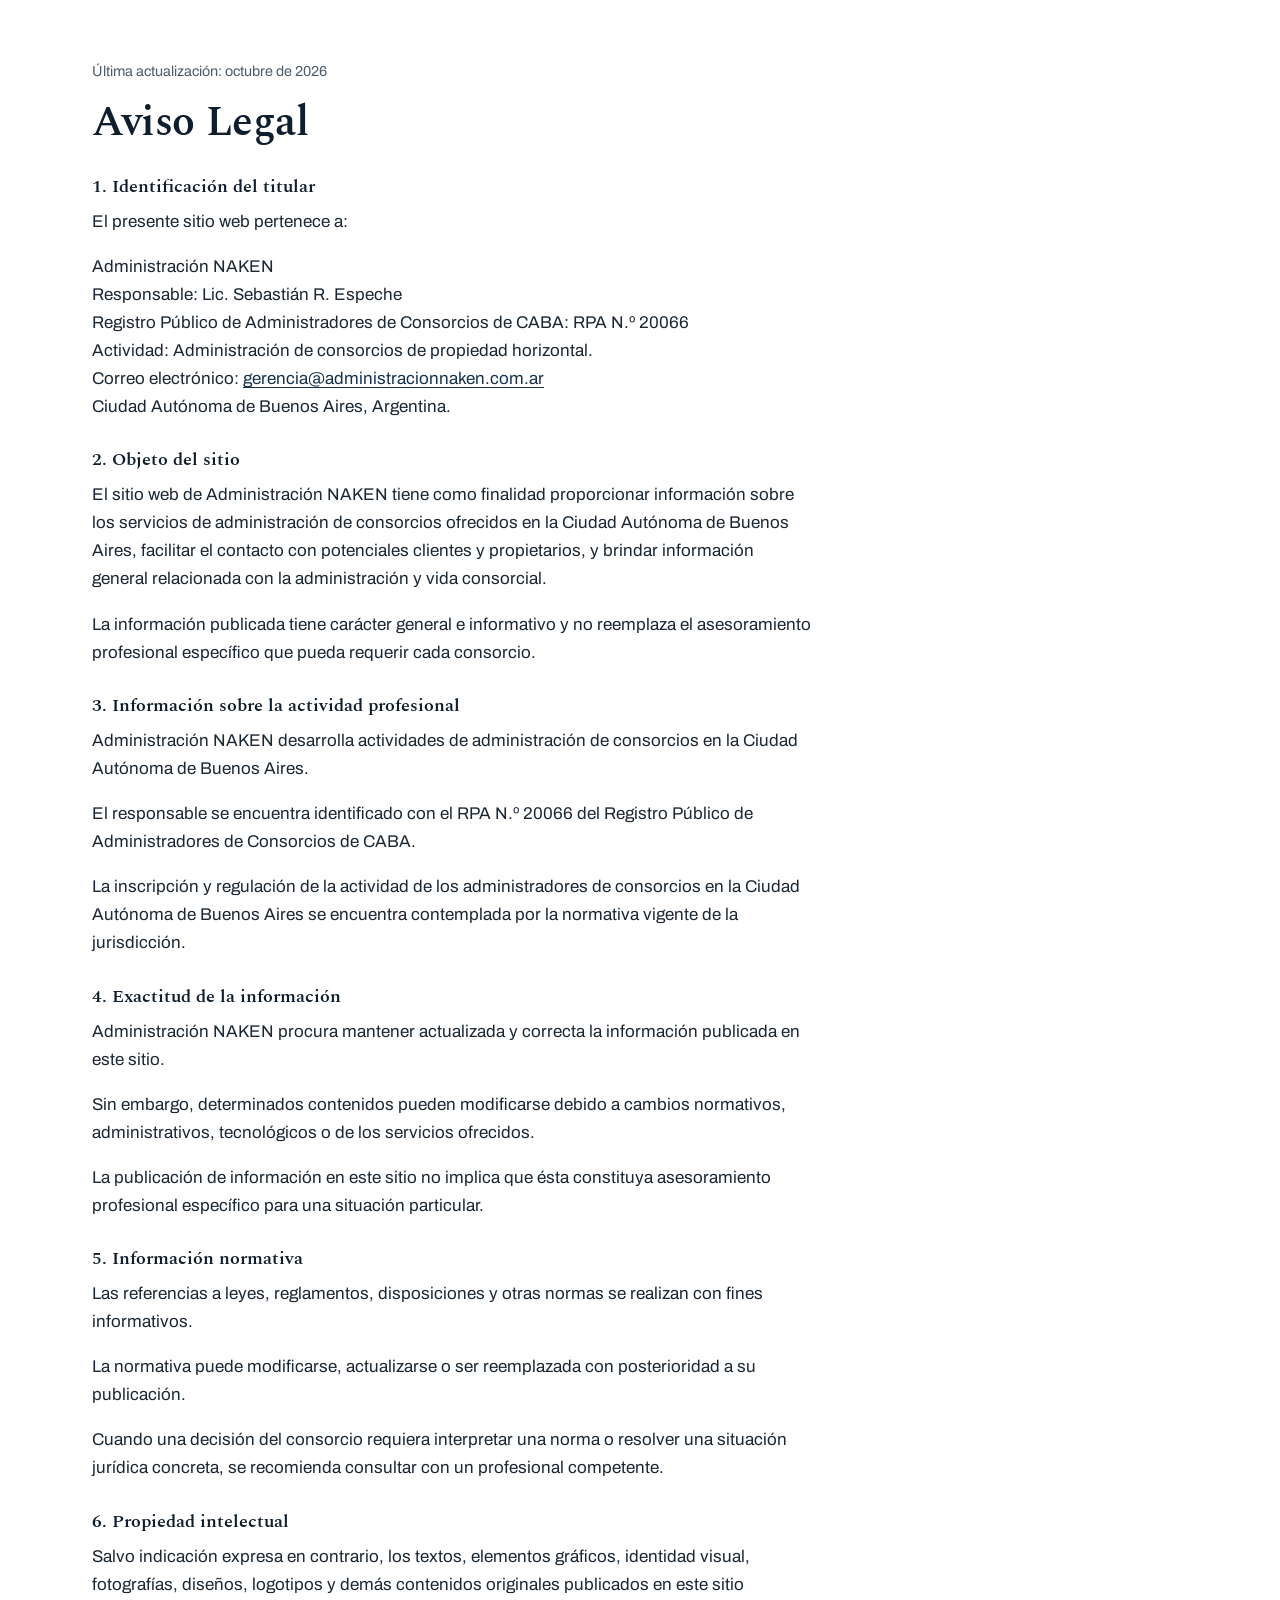
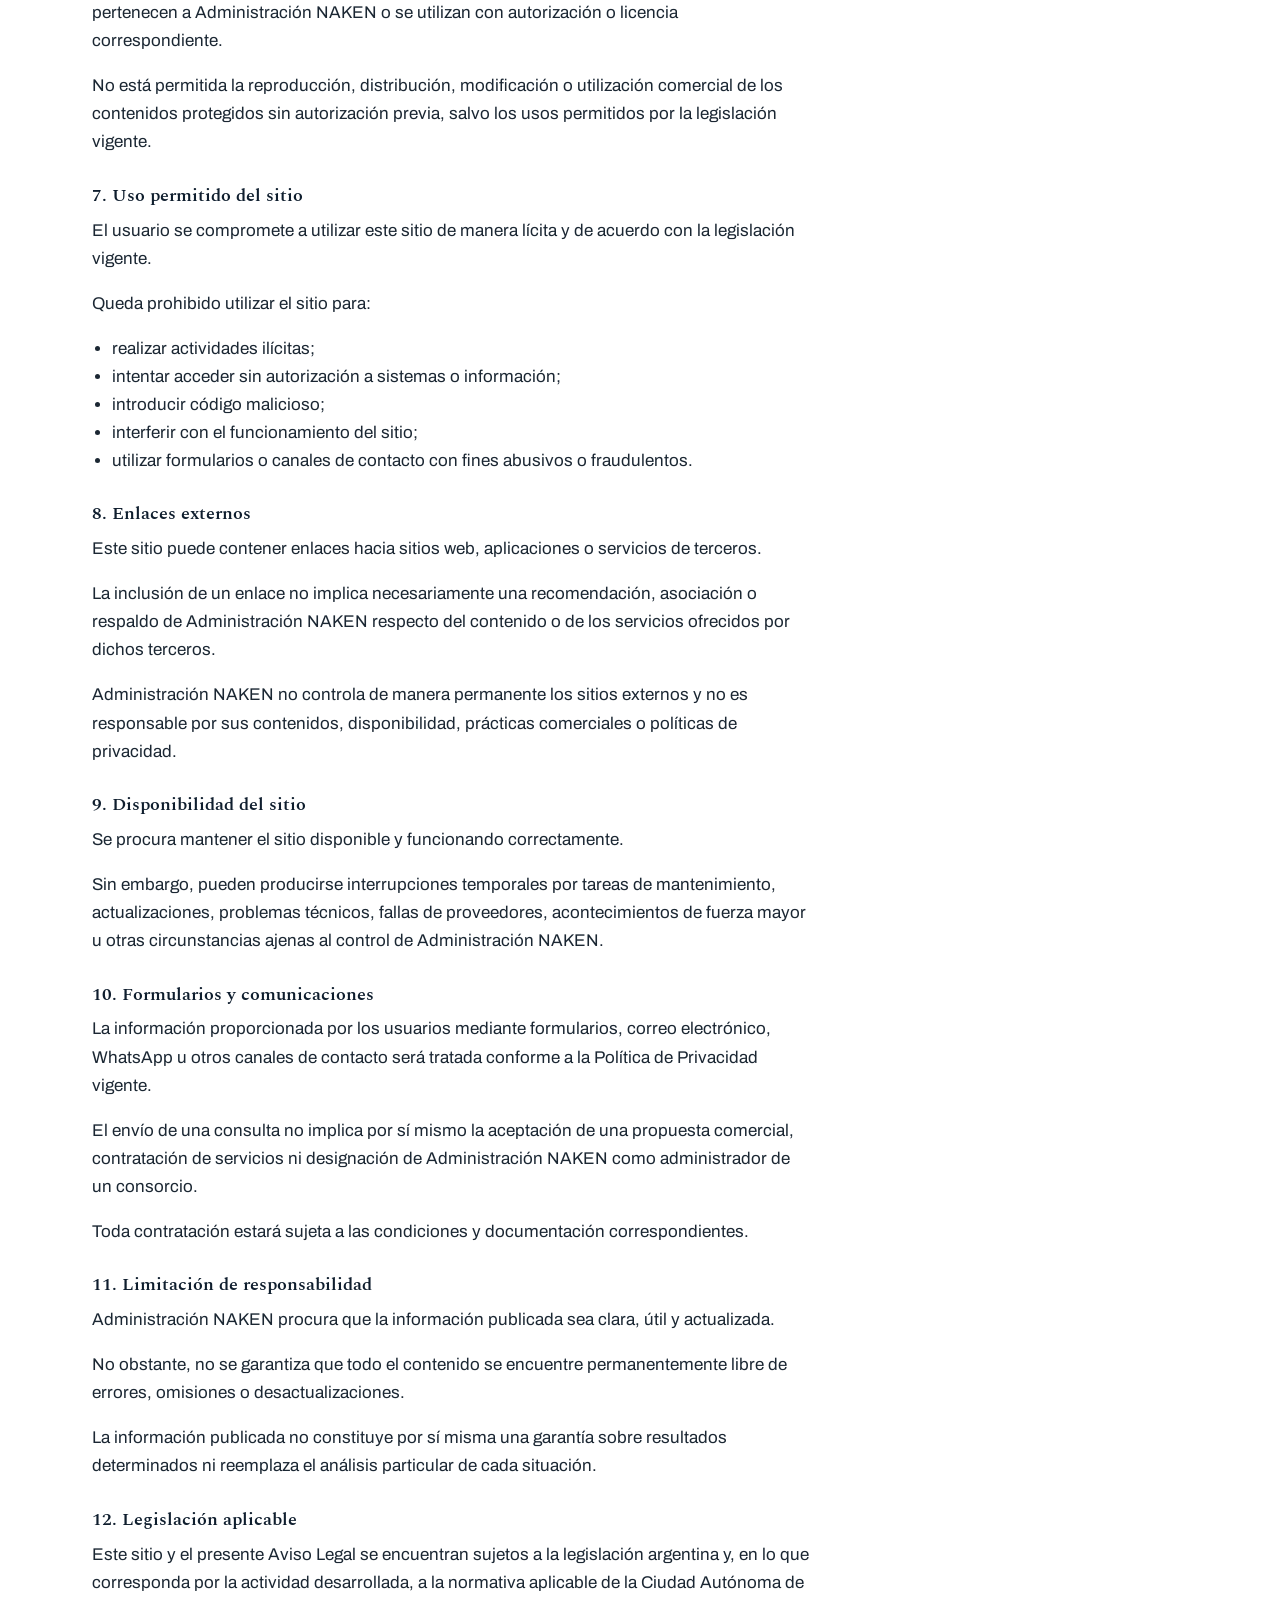
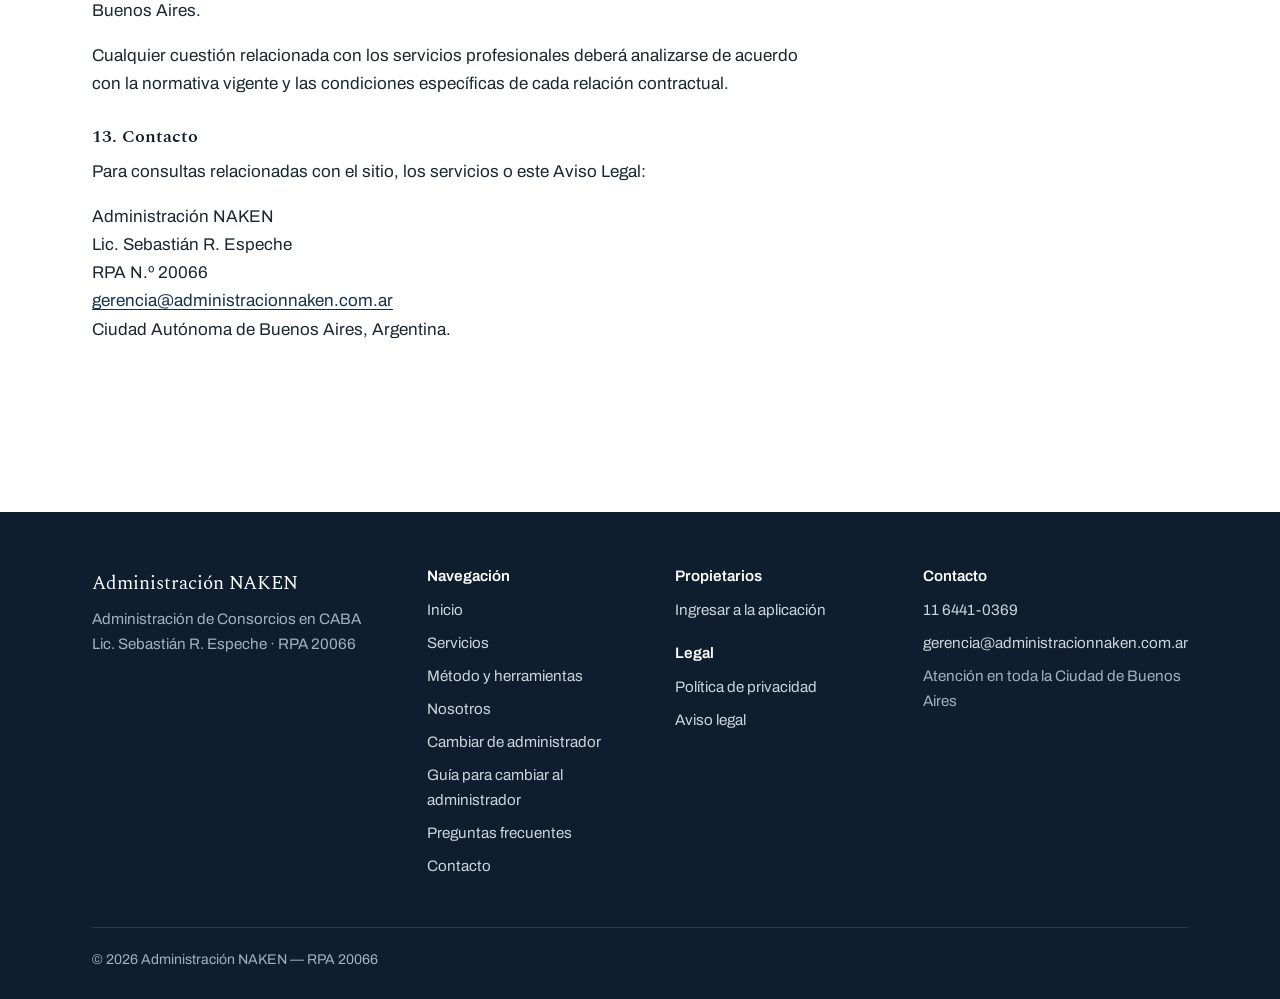
<file: pages/legal.html>
<!DOCTYPE html>
<html lang="es-AR" class="no-js">
<head>
<meta charset="UTF-8">
<meta name="viewport" content="width=device-width, initial-scale=1.0">
<title>Política de Privacidad y Aviso Legal | Administración NAKEN</title>
<meta name="description" content="Política de privacidad y aviso legal de Administración NAKEN, conforme a la Ley 25.326 y el Decreto 1558/2021.">
<meta name="robots" content="index, follow">
<meta name="author" content="Administración NAKEN">
<link rel="canonical" href="https://administracionnaken.com.ar/pages/legal.html">
<meta name="theme-color" content="#0f1e2e">

<!-- Open Graph -->
<meta property="og:type" content="website">
<meta property="og:locale" content="es_AR">
<meta property="og:url" content="https://administracionnaken.com.ar/pages/legal.html">
<meta property="og:site_name" content="Administración NAKEN">
<meta property="og:title" content="Política de Privacidad y Aviso Legal | Administración NAKEN">
<meta property="og:description" content="Política de privacidad y aviso legal de Administración NAKEN, conforme a la Ley 25.326 y el Decreto 1558/2021.">
<meta property="og:image" content="https://administracionnaken.com.ar/assets/images/hero-administracion-consorcios-caba.webp">

<!-- Twitter / X -->
<meta name="twitter:card" content="summary_large_image">
<meta name="twitter:title" content="Política de Privacidad y Aviso Legal | Administración NAKEN">
<meta name="twitter:description" content="Política de privacidad y aviso legal de Administración NAKEN, conforme a la Ley 25.326 y el Decreto 1558/2021.">
<meta name="twitter:image" content="https://administracionnaken.com.ar/assets/images/hero-administracion-consorcios-caba.webp">

<link rel="icon" href="/favicon.ico">
<link rel="preconnect" href="https://fonts.googleapis.com">
<link rel="preconnect" href="https://fonts.gstatic.com" crossorigin>
<link href="https://fonts.googleapis.com/css2?family=Archivo:wght@400;500;600&family=Spectral:wght@500;600&display=swap" rel="stylesheet">
<link rel="stylesheet" href="/css/styles.css?v=2026-11-12">

</head>
<body>
<a class="skip-link" href="#main">Saltar al contenido</a>

<header class="site-header">
    <div class="wrap nav-bar">
        <a href="/" class="brand">
            <img src="/assets/images/naken-logo.png" alt="Administración NAKEN" width="44" height="44">
            <span class="brand-name">Administración NAKEN<small>Administración de Consorcios en CABA</small></span>
        </a>
        <nav class="main-nav" id="mainNav" aria-label="Menú principal">
            <a href="/">Inicio</a>
            <a href="/pages/servicios.html">Servicios</a>
            <a href="/pages/metodo.html">Método</a>
            <a href="/pages/nosotros.html">Nosotros</a>
            <a href="/pages/cambiar-administrador.html">Cambiar de administrador</a>
            <a href="/pages/preguntas-frecuentes.html">Preguntas frecuentes</a>
            <a href="/pages/contacto.html">Contacto</a>
            <a href="/pages/contacto.html?motivo=diagnostico" class="btn">Diagnóstico gratis</a>
        </nav>
        <button class="hamburger" id="hamburger" aria-label="Abrir menú" aria-expanded="false" aria-controls="mainNav">
            <span></span><span></span><span></span>
        </button>
    </div>
</header>

<section class="page-hero">
    <div class="wrap">
        <nav class="crumbs" aria-label="Ruta"><a href="/">Inicio</a> / Legal</nav>
        <h1>Información legal</h1>
        <p>Política de privacidad y aviso legal del sitio.</p>
    </div>
</section>

<main id="main">
<section class="section">
    <div class="wrap">
<article class="legal-block" id="privacidad">
<p class="legal-date">Última actualización: octubre de 2026</p>
<h2>Política de Privacidad</h2>
<h3>1. Responsable del tratamiento</h3>
<p>El responsable del tratamiento de los datos personales recabados a través de este sitio es:</p>
<p>Administración NAKEN<br>Responsable: Lic. Sebastián R. Espeche<br>CUIT: 20-28420225-3<br>Registro Público de Administradores de Consorcios de CABA: RPA N.º 20066<br>Domicilio constituido para notificaciones: Av. Monroe 3139, Ciudad Autónoma de Buenos Aires (sin atención al público)<br>Correo electrónico: <a href="mailto:gerencia@administracionnaken.com.ar">gerencia@administracionnaken.com.ar</a></p>
<h3>2. Marco normativo aplicable</h3>
<p>El tratamiento de datos personales realizado a través de este sitio se rige por la Ley N.º 25.326 de Protección de Datos Personales y su Decreto Reglamentario N.º 1558/2021, bajo el control de la Agencia de Acceso a la Información Pública (AAIP), autoridad de aplicación en la materia.</p>
<p>Esta Política de Privacidad podrá actualizarse cuando existan cambios normativos, tecnológicos o de los servicios ofrecidos.</p>
<h3>3. Datos personales que se recopilan</h3>
<p>A través del formulario de contacto se recopilan los siguientes datos, provistos voluntariamente por la persona interesada:</p>
<ul>
<li>nombre;</li>
<li>correo electrónico;</li>
<li>teléfono;</li>
<li>nombre o dirección del consorcio/edificio;</li>
<li>cantidad aproximada de unidades;</li>
<li>motivo de la consulta y contenido del mensaje enviado.</li>
</ul>
<p>Los datos del formulario llegan por correo electrónico a la administración y quedan registrados en una planilla de uso interno, ambos alojados en los servicios de Google que utiliza Administración NAKEN.</p>
<p>Este sitio no utiliza cookies ni otras tecnologías de seguimiento o analítica web.</p>
<h3>4. Finalidad del tratamiento</h3>
<p>Los datos recopilados se utilizan exclusivamente para:</p>
<ul>
<li>responder consultas realizadas a través del sitio;</li>
<li>elaborar propuestas de administración y los diagnósticos o demostraciones solicitados;</li>
<li>gestionar administrativamente el consorcio, en caso de contratación.</li>
</ul>
<p>No se utilizan los datos para fines distintos a los informados ni se realiza un tratamiento automatizado que produzca efectos jurídicos sobre la persona interesada.</p>
<h3>5. Destinatarios y cesión de datos</h3>
<p>Los datos personales recabados a través de este sitio no se ceden, venden ni comparten con terceros. Su tratamiento es realizado exclusivamente por Administración NAKEN, que utiliza los servicios de correo y almacenamiento de Google únicamente para recibirlos y guardarlos, salvo obligación legal o requerimiento de autoridad competente.</p>
<h3>6. Medidas de seguridad</h3>
<p>Se adoptan medidas técnicas y organizativas razonables para proteger los datos personales contra pérdida, alteración, acceso no autorizado o divulgación, conforme a los estándares de seguridad recomendados por la AAIP.</p>
<p>No obstante, ningún sistema es absolutamente infalible, por lo que no puede garantizarse la inviolabilidad total de la información.</p>
<h3>7. Plazo de conservación de los datos</h3>
<p>Los datos personales se utilizan durante el intercambio de comunicación con la persona interesada, con el único fin de atender su consulta o, en caso de contratación, gestionar administrativamente el consorcio. Una vez finalizado dicho intercambio, los datos no se conservan para otros fines ni se vuelven a utilizar para contactar a la persona sin su consentimiento, y se eliminan a su pedido.</p>
<h3>8. Derechos de la persona titular de los datos</h3>
<p>De acuerdo con el artículo 14 de la Ley 25.326, toda persona tiene derecho a:</p>
<ul>
<li>acceder a sus datos personales;</li>
<li>rectificarlos en caso de ser inexactos;</li>
<li>actualizarlos;</li>
<li>solicitar su supresión, cuando corresponda.</li>
</ul>
<p>Estos derechos pueden ejercerse de forma gratuita, en los plazos que establece la normativa, escribiendo a <a href="mailto:gerencia@administracionnaken.com.ar">gerencia@administracionnaken.com.ar</a>.</p>
<p>Asimismo, la persona interesada tiene derecho a presentar una reclamación ante la AAIP, autoridad de aplicación de la Ley 25.326, en caso de considerar que sus datos no fueron tratados conforme a la normativa vigente.</p>
<h3>9. Modificaciones a esta Política de Privacidad</h3>
<p>Esta Política de Privacidad puede actualizarse en el futuro. Se recomienda revisarla periódicamente. La fecha de última actualización se indica al comienzo de este documento.</p>
<h3>10. Contacto</h3>
<p>Para consultas relacionadas con el tratamiento de datos personales o con esta Política de Privacidad:</p>
<p>Administración NAKEN<br>Lic. Sebastián R. Espeche<br>RPA N.º 20066<br><a href="mailto:gerencia@administracionnaken.com.ar">gerencia@administracionnaken.com.ar</a><br>Ciudad Autónoma de Buenos Aires, Argentina.</p>
</article>

<article class="legal-block" id="aviso-legal">
<p class="legal-date">Última actualización: octubre de 2026</p>
<h2>Aviso Legal</h2>
<h3>1. Identificación del titular</h3>
<p>El presente sitio web pertenece a:</p>
<p>Administración NAKEN<br>Responsable: Lic. Sebastián R. Espeche<br>Registro Público de Administradores de Consorcios de CABA: RPA N.º 20066<br>Actividad: Administración de consorcios de propiedad horizontal.<br>Correo electrónico: <a href="mailto:gerencia@administracionnaken.com.ar">gerencia@administracionnaken.com.ar</a><br>Ciudad Autónoma de Buenos Aires, Argentina.</p>
<h3>2. Objeto del sitio</h3>
<p>El sitio web de Administración NAKEN tiene como finalidad proporcionar información sobre los servicios de administración de consorcios ofrecidos en la Ciudad Autónoma de Buenos Aires, facilitar el contacto con potenciales clientes y propietarios, y brindar información general relacionada con la administración y vida consorcial.</p>
<p>La información publicada tiene carácter general e informativo y no reemplaza el asesoramiento profesional específico que pueda requerir cada consorcio.</p>
<h3>3. Información sobre la actividad profesional</h3>
<p>Administración NAKEN desarrolla actividades de administración de consorcios en la Ciudad Autónoma de Buenos Aires.</p>
<p>El responsable se encuentra identificado con el RPA N.º 20066 del Registro Público de Administradores de Consorcios de CABA.</p>
<p>La inscripción y regulación de la actividad de los administradores de consorcios en la Ciudad Autónoma de Buenos Aires se encuentra contemplada por la normativa vigente de la jurisdicción.</p>
<h3>4. Exactitud de la información</h3>
<p>Administración NAKEN procura mantener actualizada y correcta la información publicada en este sitio.</p>
<p>Sin embargo, determinados contenidos pueden modificarse debido a cambios normativos, administrativos, tecnológicos o de los servicios ofrecidos.</p>
<p>La publicación de información en este sitio no implica que ésta constituya asesoramiento profesional específico para una situación particular.</p>
<h3>5. Información normativa</h3>
<p>Las referencias a leyes, reglamentos, disposiciones y otras normas se realizan con fines informativos.</p>
<p>La normativa puede modificarse, actualizarse o ser reemplazada con posterioridad a su publicación.</p>
<p>Cuando una decisión del consorcio requiera interpretar una norma o resolver una situación jurídica concreta, se recomienda consultar con un profesional competente.</p>
<h3>6. Propiedad intelectual</h3>
<p>Salvo indicación expresa en contrario, los textos, elementos gráficos, identidad visual, fotografías, diseños, logotipos y demás contenidos originales publicados en este sitio pertenecen a Administración NAKEN o se utilizan con autorización o licencia correspondiente.</p>
<p>No está permitida la reproducción, distribución, modificación o utilización comercial de los contenidos protegidos sin autorización previa, salvo los usos permitidos por la legislación vigente.</p>
<h3>7. Uso permitido del sitio</h3>
<p>El usuario se compromete a utilizar este sitio de manera lícita y de acuerdo con la legislación vigente.</p>
<p>Queda prohibido utilizar el sitio para:</p>
<ul>
<li>realizar actividades ilícitas;</li>
<li>intentar acceder sin autorización a sistemas o información;</li>
<li>introducir código malicioso;</li>
<li>interferir con el funcionamiento del sitio;</li>
<li>utilizar formularios o canales de contacto con fines abusivos o fraudulentos.</li>
</ul>
<h3>8. Enlaces externos</h3>
<p>Este sitio puede contener enlaces hacia sitios web, aplicaciones o servicios de terceros.</p>
<p>La inclusión de un enlace no implica necesariamente una recomendación, asociación o respaldo de Administración NAKEN respecto del contenido o de los servicios ofrecidos por dichos terceros.</p>
<p>Administración NAKEN no controla de manera permanente los sitios externos y no es responsable por sus contenidos, disponibilidad, prácticas comerciales o políticas de privacidad.</p>
<h3>9. Disponibilidad del sitio</h3>
<p>Se procura mantener el sitio disponible y funcionando correctamente.</p>
<p>Sin embargo, pueden producirse interrupciones temporales por tareas de mantenimiento, actualizaciones, problemas técnicos, fallas de proveedores, acontecimientos de fuerza mayor u otras circunstancias ajenas al control de Administración NAKEN.</p>
<h3>10. Formularios y comunicaciones</h3>
<p>La información proporcionada por los usuarios mediante formularios, correo electrónico, WhatsApp u otros canales de contacto será tratada conforme a la Política de Privacidad vigente.</p>
<p>El envío de una consulta no implica por sí mismo la aceptación de una propuesta comercial, contratación de servicios ni designación de Administración NAKEN como administrador de un consorcio.</p>
<p>Toda contratación estará sujeta a las condiciones y documentación correspondientes.</p>
<h3>11. Limitación de responsabilidad</h3>
<p>Administración NAKEN procura que la información publicada sea clara, útil y actualizada.</p>
<p>No obstante, no se garantiza que todo el contenido se encuentre permanentemente libre de errores, omisiones o desactualizaciones.</p>
<p>La información publicada no constituye por sí misma una garantía sobre resultados determinados ni reemplaza el análisis particular de cada situación.</p>
<h3>12. Legislación aplicable</h3>
<p>Este sitio y el presente Aviso Legal se encuentran sujetos a la legislación argentina y, en lo que corresponda por la actividad desarrollada, a la normativa aplicable de la Ciudad Autónoma de Buenos Aires.</p>
<p>Cualquier cuestión relacionada con los servicios profesionales deberá analizarse de acuerdo con la normativa vigente y las condiciones específicas de cada relación contractual.</p>
<h3>13. Contacto</h3>
<p>Para consultas relacionadas con el sitio, los servicios o este Aviso Legal:</p>
<p>Administración NAKEN<br>Lic. Sebastián R. Espeche<br>RPA N.º 20066<br><a href="mailto:gerencia@administracionnaken.com.ar">gerencia@administracionnaken.com.ar</a><br>Ciudad Autónoma de Buenos Aires, Argentina.</p>
</article>

    </div>
</section>
</main>

<footer class="site-footer">
    <div class="wrap">
        <div class="footer-grid">
            <div>
                <div class="footer-brand">Administración NAKEN</div>
                <p>Administración de Consorcios en CABA<br>Lic. Sebastián R. Espeche · RPA 20066</p>
            </div>
            <div>
                <h4>Navegación</h4>
                <ul>
                    <li><a href="/">Inicio</a></li>
                    <li><a href="/pages/servicios.html">Servicios</a></li>
                    <li><a href="/pages/metodo.html">Método y herramientas</a></li>
                    <li><a href="/pages/nosotros.html">Nosotros</a></li>
                    <li><a href="/pages/cambiar-administrador.html">Cambiar de administrador</a></li>
                    <li><a href="/pages/guia-cambiar-administrador.html">Guía para cambiar al administrador</a></li>
                    <li><a href="/pages/preguntas-frecuentes.html">Preguntas frecuentes</a></li>
                    <li><a href="/pages/contacto.html">Contacto</a></li>
                </ul>
            </div>
            <div>
                <h4>Propietarios</h4>
                <ul>
                    <li><a href="https://app.administracionnaken.com.ar/">Ingresar a la aplicación</a></li>
                </ul>
                <h4 style="margin-top:22px;">Legal</h4>
                <ul>
                    <li><a href="/pages/legal.html#privacidad">Política de privacidad</a></li>
                    <li><a href="/pages/legal.html#aviso-legal">Aviso legal</a></li>
                </ul>
            </div>
            <div>
                <h4>Contacto</h4>
                <ul>
                    <li><a href="tel:+5491164410369">11 6441-0369</a></li>
                    <li><a href="mailto:gerencia@administracionnaken.com.ar">gerencia@administracionnaken.com.ar</a></li>
                    <li>Atención en toda la Ciudad de Buenos Aires</li>
                </ul>
            </div>
        </div>
        <div class="footer-bottom">
            <span>&copy; <span id="year">2026</span> Administración NAKEN — RPA 20066</span>
        </div>
    </div>
</footer>

<a href="https://wa.me/5491164410369" class="wa-float" target="_blank" rel="noopener" aria-label="Contactar por WhatsApp"><svg viewBox="0 0 24 24" aria-hidden="true" fill="currentColor"><path d="M17.5 14.4c-.3-.1-1.8-.9-2-1-.3-.1-.5-.1-.7.1-.2.3-.8 1-.9 1.2-.2.2-.3.2-.6.1-.3-.1-1.3-.5-2.4-1.5-.9-.8-1.5-1.8-1.7-2.1-.2-.3 0-.5.1-.6l.4-.5c.1-.2.2-.3.3-.5.1-.2 0-.4 0-.5l-.9-2.2c-.2-.6-.5-.5-.7-.5h-.6c-.2 0-.5.1-.8.4-.3.3-1 1-1 2.5s1.1 2.9 1.2 3.1c.1.2 2.1 3.2 5.1 4.5.7.3 1.3.5 1.7.6.7.2 1.4.2 1.9.1.6-.1 1.8-.7 2-1.4.2-.7.2-1.3.2-1.4-.1-.1-.3-.2-.6-.3zM12 2C6.5 2 2 6.5 2 12c0 1.8.5 3.5 1.3 4.9L2 22l5.3-1.4c1.4.8 3 1.2 4.7 1.2 5.5 0 10-4.5 10-10S17.5 2 12 2zm0 18.2c-1.5 0-3-.4-4.3-1.2l-.3-.2-3.1.8.8-3-.2-.3C4.1 15 3.7 13.5 3.7 12c0-4.6 3.7-8.3 8.3-8.3s8.3 3.7 8.3 8.3-3.7 8.2-8.3 8.2z"/></svg></a>

<script src="/js/main.js?v=2026-11-12"></script>
</body>
</html>
</file>
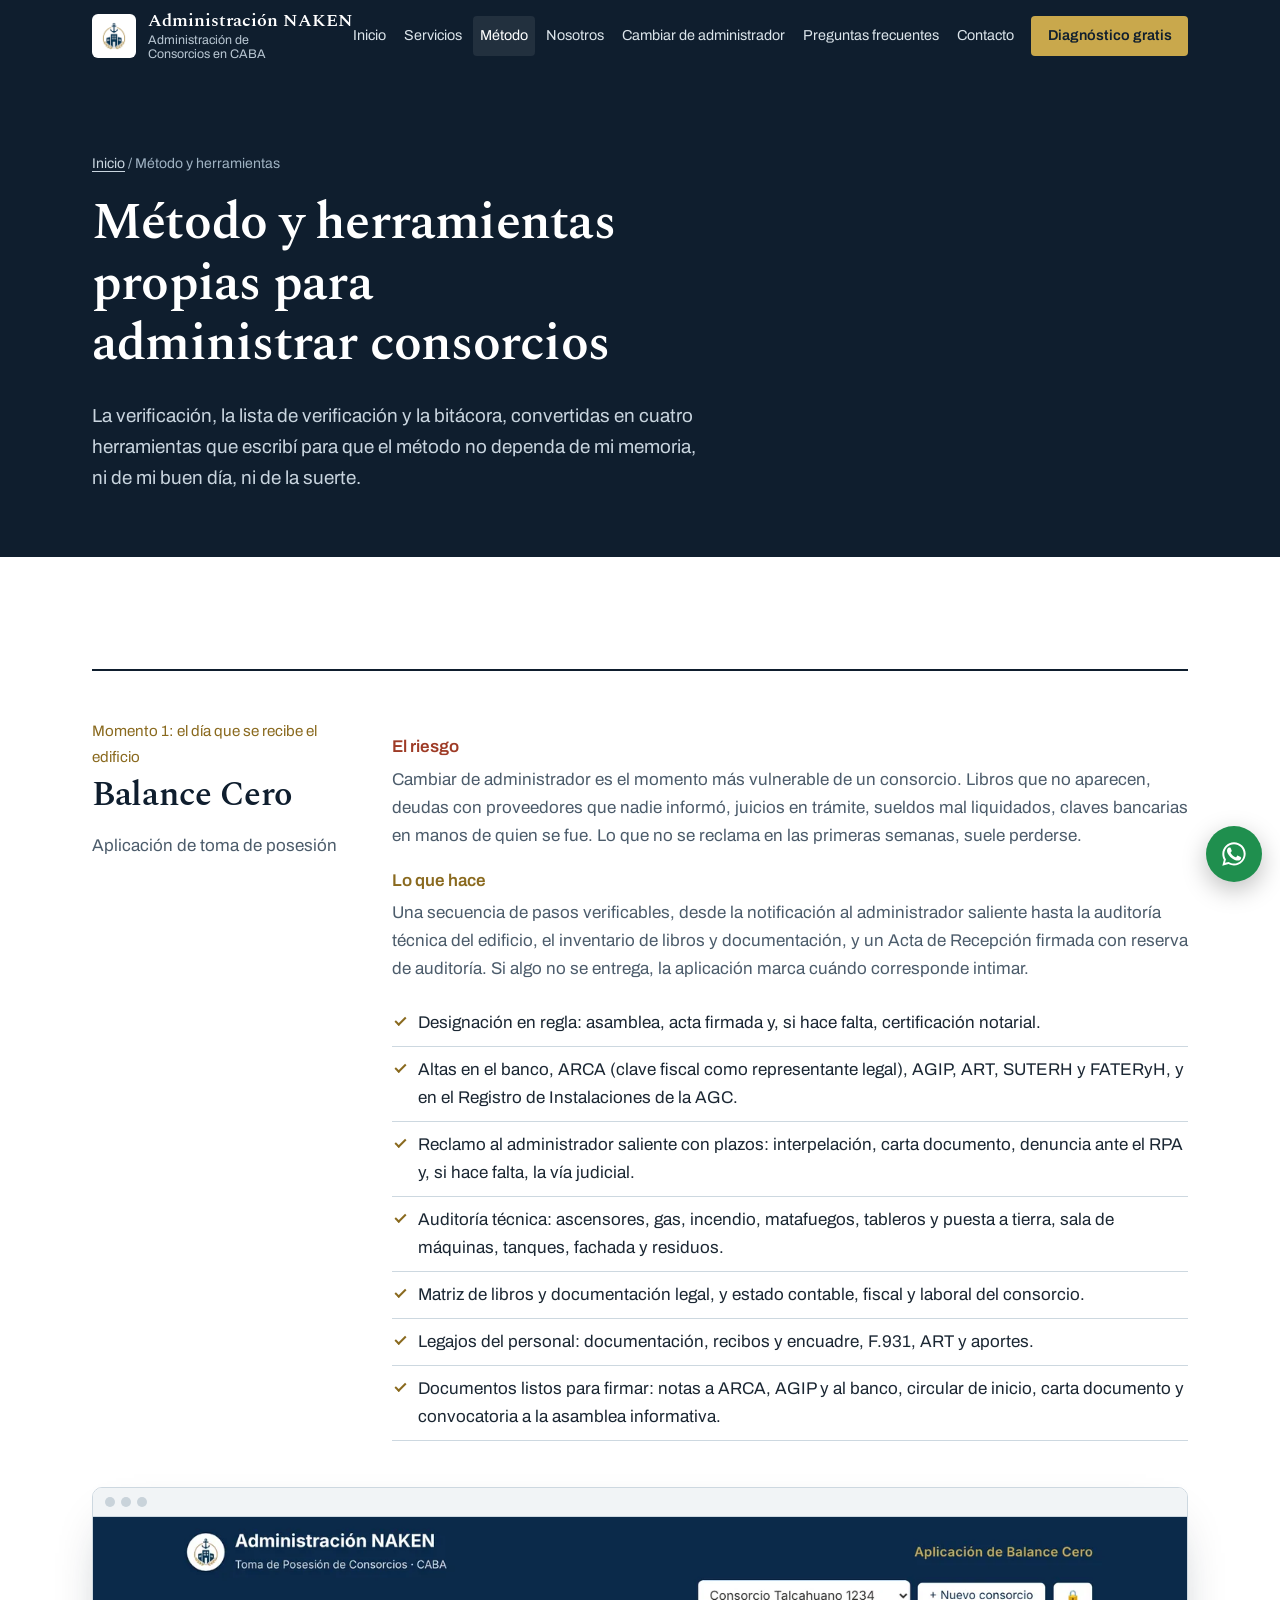
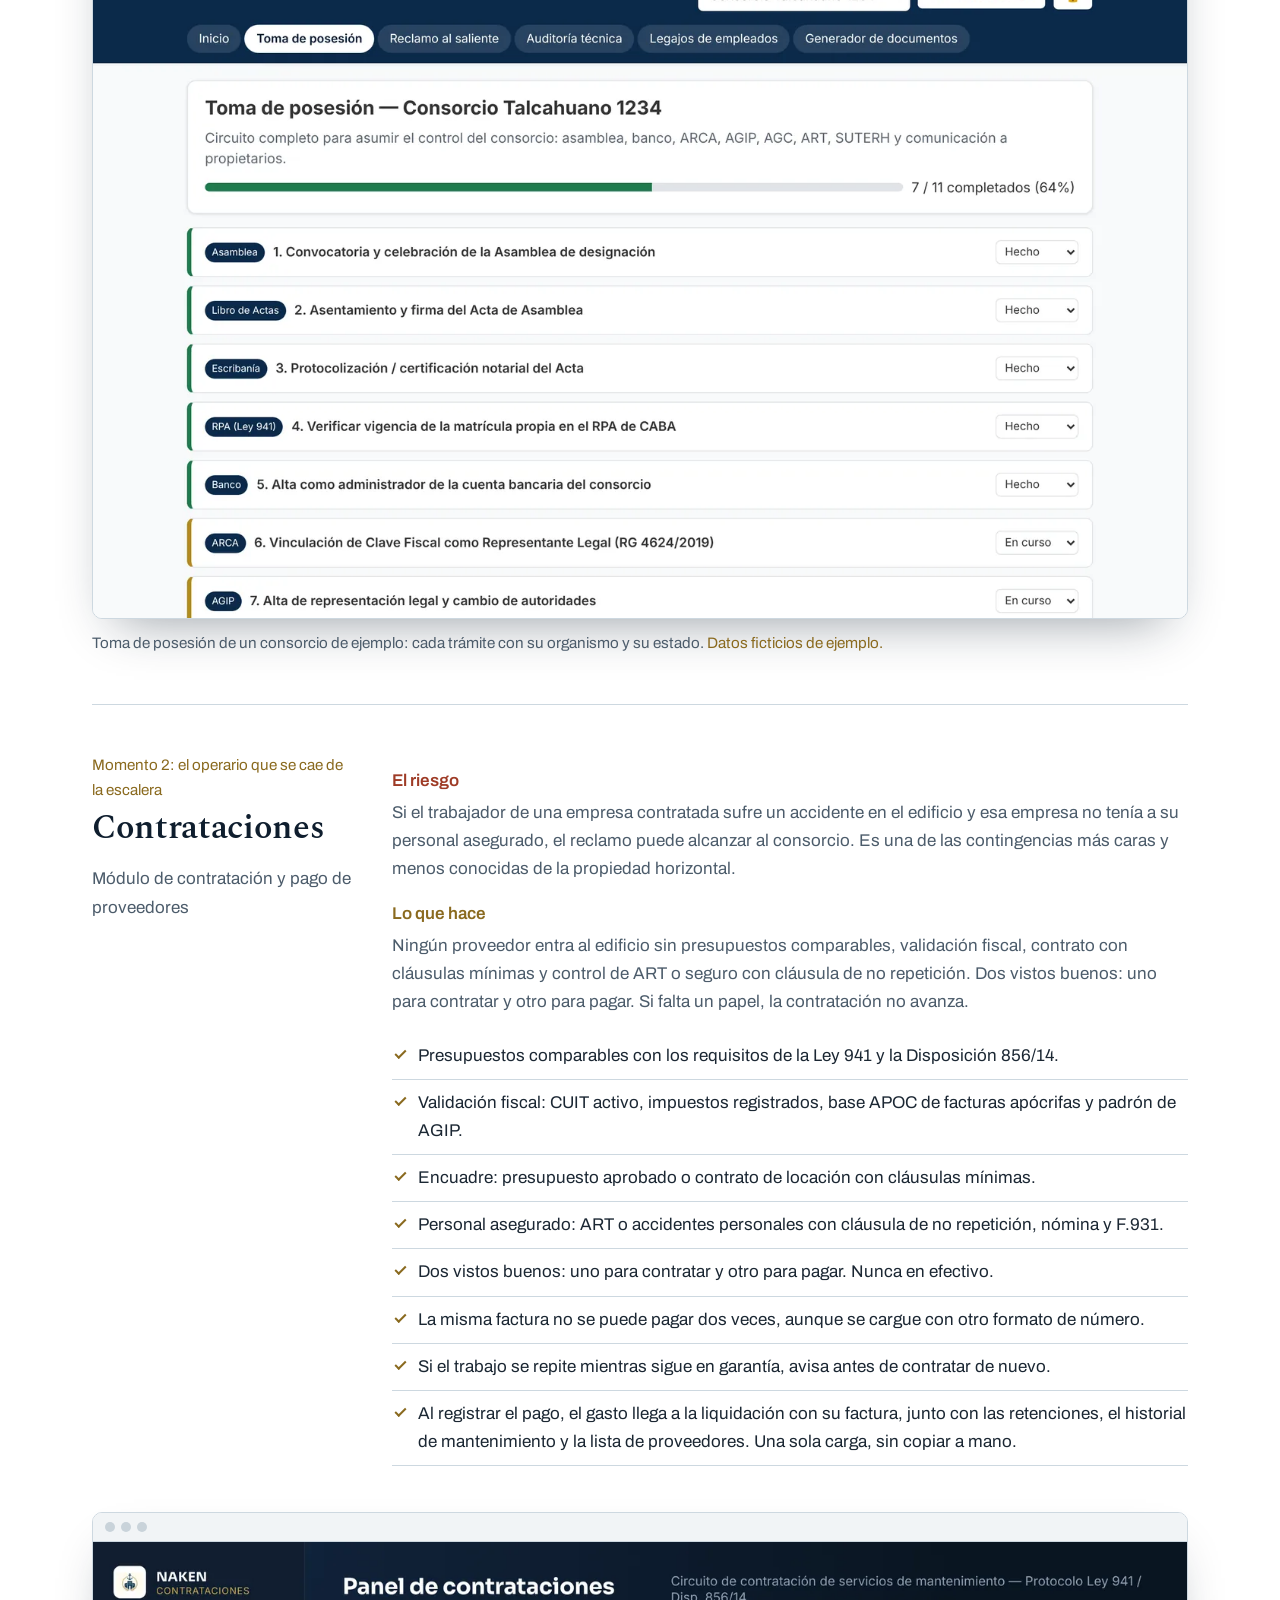
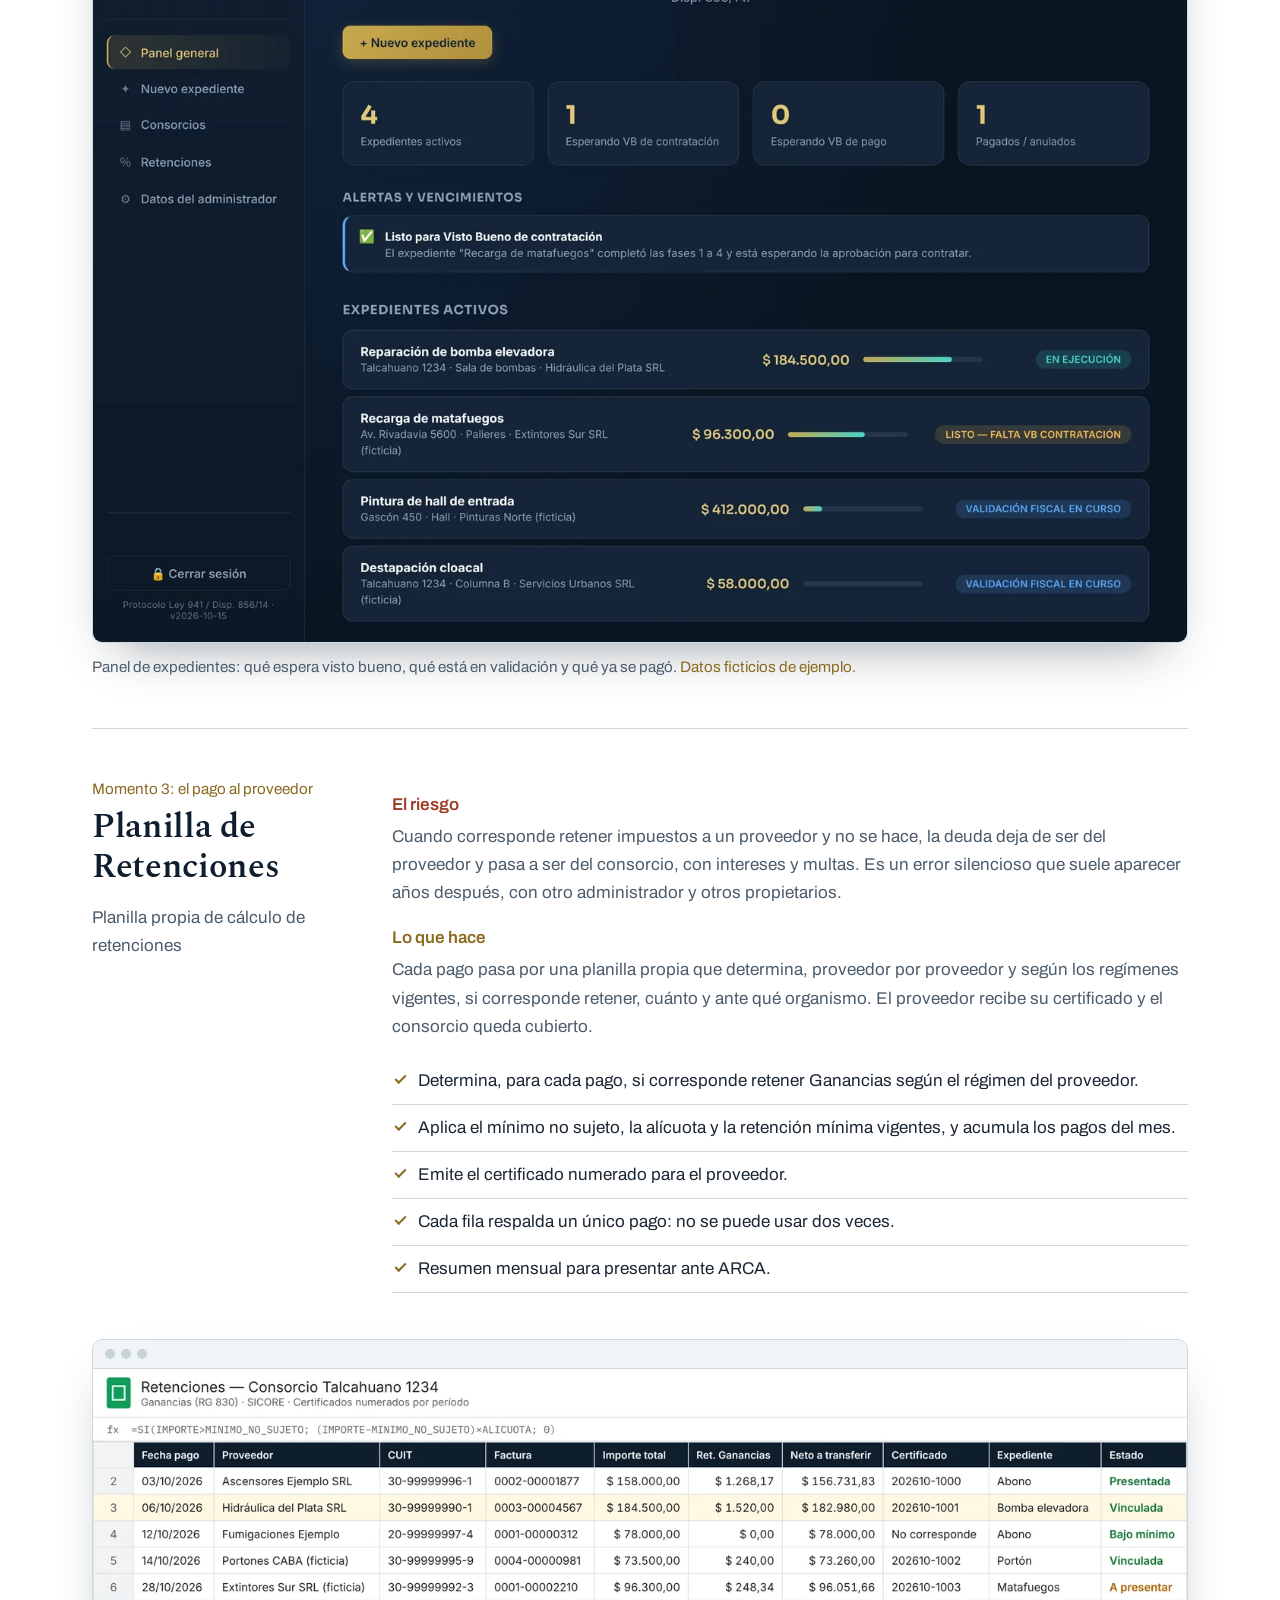
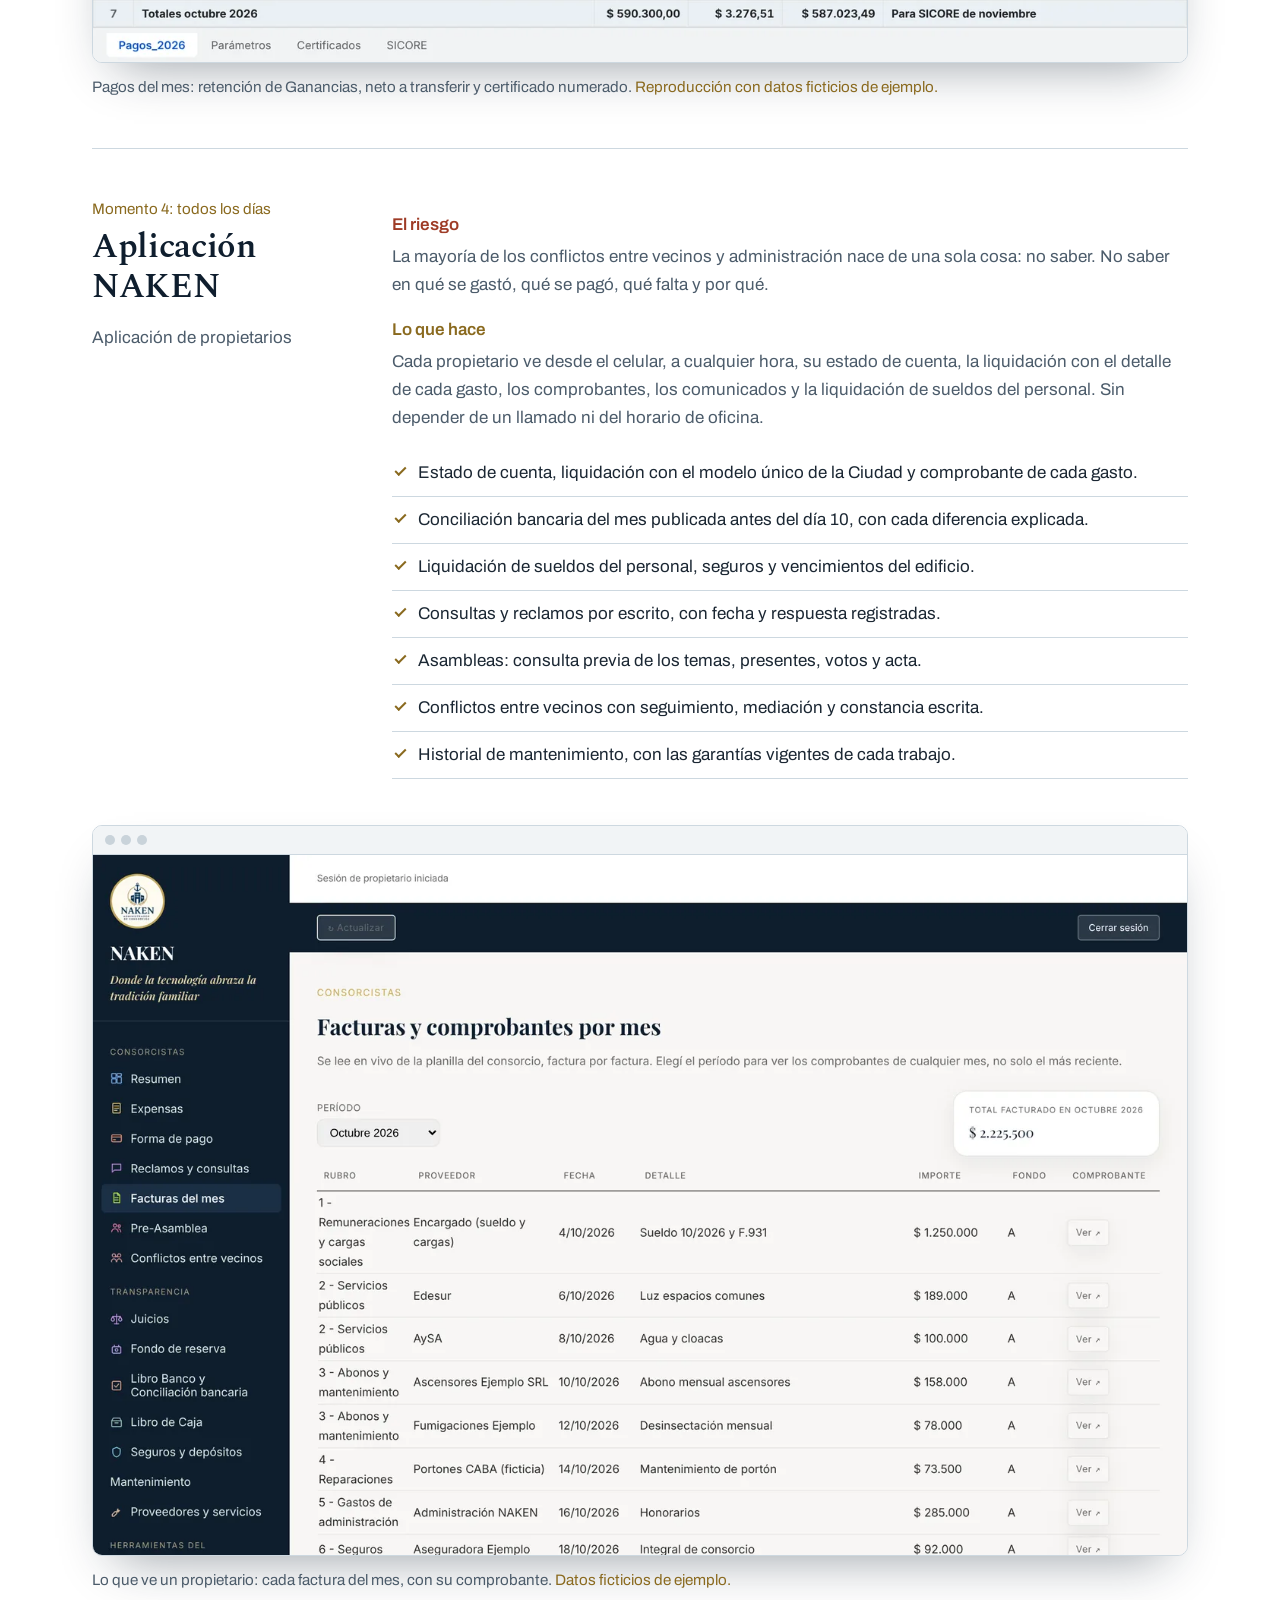
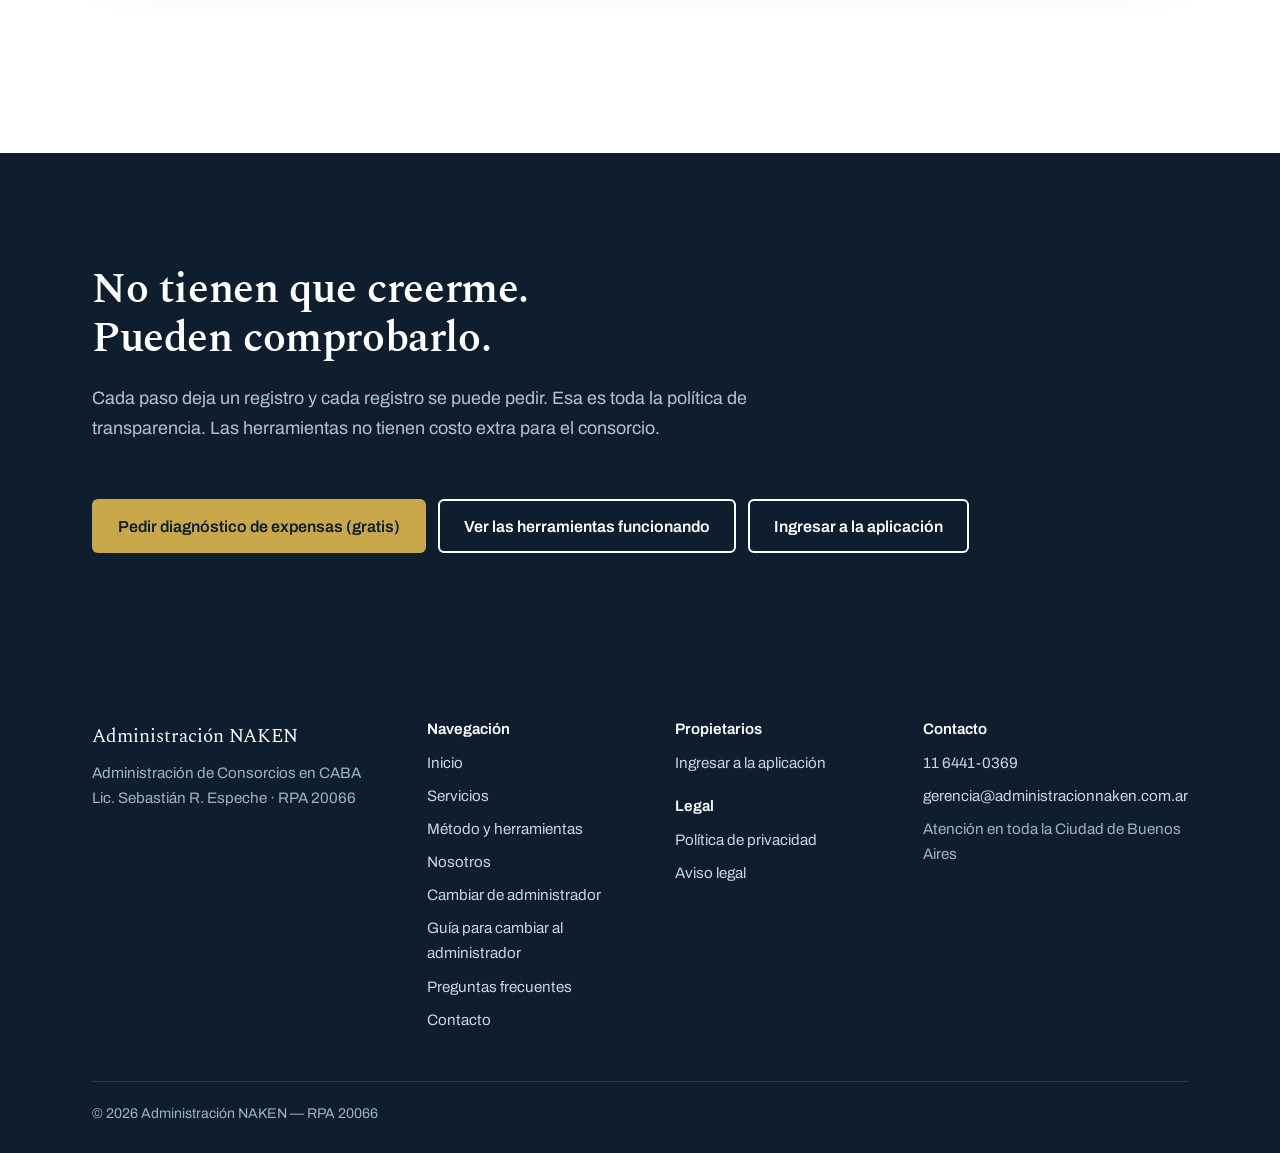
<file: pages/metodo.html>
<!DOCTYPE html>
<html lang="es-AR" class="no-js">
<head>
<meta charset="UTF-8">
<meta name="viewport" content="width=device-width, initial-scale=1.0">
<title>Método de trabajo y herramientas propias | Administración NAKEN</title>
<meta name="description" content="Balance Cero para recibir el edificio, Contrataciones para contratar y pagar proveedores, planilla de Retenciones y aplicación para propietarios. El método de Administración NAKEN en CABA.">
<meta name="robots" content="index, follow">
<meta name="author" content="Administración NAKEN">
<link rel="canonical" href="https://administracionnaken.com.ar/pages/metodo.html">
<meta name="theme-color" content="#0f1e2e">

<!-- Open Graph -->
<meta property="og:type" content="website">
<meta property="og:locale" content="es_AR">
<meta property="og:url" content="https://administracionnaken.com.ar/pages/metodo.html">
<meta property="og:site_name" content="Administración NAKEN">
<meta property="og:title" content="Método de trabajo y herramientas propias | Administración NAKEN">
<meta property="og:description" content="Balance Cero para recibir el edificio, Contrataciones para contratar y pagar proveedores, planilla de Retenciones y aplicación para propietarios. El método de Administración NAKEN en CABA.">
<meta property="og:image" content="https://administracionnaken.com.ar/assets/images/hero-administracion-consorcios-caba.webp">

<!-- Twitter / X -->
<meta name="twitter:card" content="summary_large_image">
<meta name="twitter:title" content="Método de trabajo y herramientas propias | Administración NAKEN">
<meta name="twitter:description" content="Balance Cero para recibir el edificio, Contrataciones para contratar y pagar proveedores, planilla de Retenciones y aplicación para propietarios. El método de Administración NAKEN en CABA.">
<meta name="twitter:image" content="https://administracionnaken.com.ar/assets/images/hero-administracion-consorcios-caba.webp">

<link rel="icon" href="/favicon.ico">
<link rel="preconnect" href="https://fonts.googleapis.com">
<link rel="preconnect" href="https://fonts.gstatic.com" crossorigin>
<link href="https://fonts.googleapis.com/css2?family=Archivo:wght@400;500;600&family=Spectral:wght@500;600&display=swap" rel="stylesheet">
<link rel="stylesheet" href="/css/styles.css?v=2026-11-12">
<script type="application/ld+json">
{
  "@context": "https://schema.org",
  "@type": "BreadcrumbList",
  "itemListElement": [
    {
      "@type": "ListItem",
      "position": 1,
      "name": "Inicio",
      "item": "https://administracionnaken.com.ar/"
    },
    {
      "@type": "ListItem",
      "position": 2,
      "name": "Método y herramientas",
      "item": "https://administracionnaken.com.ar/pages/metodo.html"
    }
  ]
}
</script>
</head>
<body>
<a class="skip-link" href="#main">Saltar al contenido</a>

<header class="site-header">
    <div class="wrap nav-bar">
        <a href="/" class="brand">
            <img src="/assets/images/naken-logo.png" alt="Administración NAKEN" width="44" height="44">
            <span class="brand-name">Administración NAKEN<small>Administración de Consorcios en CABA</small></span>
        </a>
        <nav class="main-nav" id="mainNav" aria-label="Menú principal">
            <a href="/">Inicio</a>
            <a href="/pages/servicios.html">Servicios</a>
            <a href="/pages/metodo.html" aria-current="page">Método</a>
            <a href="/pages/nosotros.html">Nosotros</a>
            <a href="/pages/cambiar-administrador.html">Cambiar de administrador</a>
            <a href="/pages/preguntas-frecuentes.html">Preguntas frecuentes</a>
            <a href="/pages/contacto.html">Contacto</a>
            <a href="/pages/contacto.html?motivo=diagnostico" class="btn">Diagnóstico gratis</a>
        </nav>
        <button class="hamburger" id="hamburger" aria-label="Abrir menú" aria-expanded="false" aria-controls="mainNav">
            <span></span><span></span><span></span>
        </button>
    </div>
</header>

<section class="page-hero">
    <div class="wrap">
        <nav class="crumbs" aria-label="Ruta"><a href="/">Inicio</a> / Método y herramientas</nav>
        <h1>Método y herramientas propias para administrar consorcios</h1>
        <p>La verificación, la lista de verificación y la bitácora, convertidas en cuatro herramientas que escribí para que el método no dependa de mi memoria, ni de mi buen día, ni de la suerte.</p>
    </div>
</section>

<main id="main">
<section class="section">
    <div class="wrap">
        <article class="tool-block" id="balance-cero">
            <div>
                <div class="moment-tag">Momento 1: el día que se recibe el edificio</div>
                <h2>Balance Cero</h2>
                <p class="muted">Aplicación de toma de posesión</p>
            </div>
            <div class="body">
                <p class="label r">El riesgo</p>
                <p>Cambiar de administrador es el momento más vulnerable de un consorcio. Libros que no aparecen, deudas con proveedores que nadie informó, juicios en trámite, sueldos mal liquidados, claves bancarias en manos de quien se fue. Lo que no se reclama en las primeras semanas, suele perderse.</p>
                <p class="label d">Lo que hace</p>
                <p>Una secuencia de pasos verificables, desde la notificación al administrador saliente hasta la auditoría técnica del edificio, el inventario de libros y documentación, y un Acta de Recepción firmada con reserva de auditoría. Si algo no se entrega, la aplicación marca cuándo corresponde intimar.</p>
                <ul>
<li>Designación en regla: asamblea, acta firmada y, si hace falta, certificación notarial.</li>
<li>Altas en el banco, ARCA (clave fiscal como representante legal), AGIP, ART, SUTERH y FATERyH, y en el Registro de Instalaciones de la AGC.</li>
<li>Reclamo al administrador saliente con plazos: interpelación, carta documento, denuncia ante el RPA y, si hace falta, la vía judicial.</li>
<li>Auditoría técnica: ascensores, gas, incendio, matafuegos, tableros y puesta a tierra, sala de máquinas, tanques, fachada y residuos.</li>
<li>Matriz de libros y documentación legal, y estado contable, fiscal y laboral del consorcio.</li>
<li>Legajos del personal: documentación, recibos y encuadre, F.931, ART y aportes.</li>
<li>Documentos listos para firmar: notas a ARCA, AGIP y al banco, circular de inicio, carta documento y convocatoria a la asamblea informativa.</li>
                </ul>
            </div>
            <figure class="tool-shot">
                <div class="browser"><div class="browser-bar"><span></span><span></span><span></span></div>
                <img src="/assets/images/apps/balance-cero-toma-de-posesion.webp" alt="Balance Cero: checklist de toma de posesión con el avance de cada trámite" width="1440" height="922" loading="lazy" decoding="async"></div>
                <figcaption>Toma de posesión de un consorcio de ejemplo: cada trámite con su organismo y su estado. <span>Datos ficticios de ejemplo.</span></figcaption>
            </figure>
        </article>
        <article class="tool-block" id="contrataciones">
            <div>
                <div class="moment-tag">Momento 2: el operario que se cae de la escalera</div>
                <h2>Contrataciones</h2>
                <p class="muted">Módulo de contratación y pago de proveedores</p>
            </div>
            <div class="body">
                <p class="label r">El riesgo</p>
                <p>Si el trabajador de una empresa contratada sufre un accidente en el edificio y esa empresa no tenía a su personal asegurado, el reclamo puede alcanzar al consorcio. Es una de las contingencias más caras y menos conocidas de la propiedad horizontal.</p>
                <p class="label d">Lo que hace</p>
                <p>Ningún proveedor entra al edificio sin presupuestos comparables, validación fiscal, contrato con cláusulas mínimas y control de ART o seguro con cláusula de no repetición. Dos vistos buenos: uno para contratar y otro para pagar. Si falta un papel, la contratación no avanza.</p>
                <ul>
<li>Presupuestos comparables con los requisitos de la Ley 941 y la Disposición 856/14.</li>
<li>Validación fiscal: CUIT activo, impuestos registrados, base APOC de facturas apócrifas y padrón de AGIP.</li>
<li>Encuadre: presupuesto aprobado o contrato de locación con cláusulas mínimas.</li>
<li>Personal asegurado: ART o accidentes personales con cláusula de no repetición, nómina y F.931.</li>
<li>Dos vistos buenos: uno para contratar y otro para pagar. Nunca en efectivo.</li>
<li>La misma factura no se puede pagar dos veces, aunque se cargue con otro formato de número.</li>
<li>Si el trabajo se repite mientras sigue en garantía, avisa antes de contratar de nuevo.</li>
<li>Al registrar el pago, el gasto llega a la liquidación con su factura, junto con las retenciones, el historial de mantenimiento y la lista de proveedores. Una sola carga, sin copiar a mano.</li>
                </ul>
            </div>
            <figure class="tool-shot">
                <div class="browser"><div class="browser-bar"><span></span><span></span><span></span></div>
                <img src="/assets/images/apps/contrataciones-panel-expedientes.webp" alt="Contrataciones: panel de expedientes con montos, avance y estado" width="1440" height="922" loading="lazy" decoding="async"></div>
                <figcaption>Panel de expedientes: qué espera visto bueno, qué está en validación y qué ya se pagó. <span>Datos ficticios de ejemplo.</span></figcaption>
            </figure>
        </article>
        <article class="tool-block" id="retenciones">
            <div>
                <div class="moment-tag">Momento 3: el pago al proveedor</div>
                <h2>Planilla de Retenciones</h2>
                <p class="muted">Planilla propia de cálculo de retenciones</p>
            </div>
            <div class="body">
                <p class="label r">El riesgo</p>
                <p>Cuando corresponde retener impuestos a un proveedor y no se hace, la deuda deja de ser del proveedor y pasa a ser del consorcio, con intereses y multas. Es un error silencioso que suele aparecer años después, con otro administrador y otros propietarios.</p>
                <p class="label d">Lo que hace</p>
                <p>Cada pago pasa por una planilla propia que determina, proveedor por proveedor y según los regímenes vigentes, si corresponde retener, cuánto y ante qué organismo. El proveedor recibe su certificado y el consorcio queda cubierto.</p>
                <ul>
<li>Determina, para cada pago, si corresponde retener Ganancias según el régimen del proveedor.</li>
<li>Aplica el mínimo no sujeto, la alícuota y la retención mínima vigentes, y acumula los pagos del mes.</li>
<li>Emite el certificado numerado para el proveedor.</li>
<li>Cada fila respalda un único pago: no se puede usar dos veces.</li>
<li>Resumen mensual para presentar ante ARCA.</li>
                </ul>
            </div>
            <figure class="tool-shot">
                <div class="browser"><div class="browser-bar"><span></span><span></span><span></span></div>
                <img src="/assets/images/apps/planilla-retenciones-ganancias.webp" alt="Planilla de retenciones con la retención de Ganancias y el certificado de cada pago" width="1440" height="386" loading="lazy" decoding="async"></div>
                <figcaption>Pagos del mes: retención de Ganancias, neto a transferir y certificado numerado. <span>Reproducción con datos ficticios de ejemplo.</span></figcaption>
            </figure>
        </article>
        <article class="tool-block" id="aplicacion">
            <div>
                <div class="moment-tag">Momento 4: todos los días</div>
                <h2>Aplicación NAKEN</h2>
                <p class="muted">Aplicación de propietarios</p>
            </div>
            <div class="body">
                <p class="label r">El riesgo</p>
                <p>La mayoría de los conflictos entre vecinos y administración nace de una sola cosa: no saber. No saber en qué se gastó, qué se pagó, qué falta y por qué.</p>
                <p class="label d">Lo que hace</p>
                <p>Cada propietario ve desde el celular, a cualquier hora, su estado de cuenta, la liquidación con el detalle de cada gasto, los comprobantes, los comunicados y la liquidación de sueldos del personal. Sin depender de un llamado ni del horario de oficina.</p>
                <ul>
<li>Estado de cuenta, liquidación con el modelo único de la Ciudad y comprobante de cada gasto.</li>
<li>Conciliación bancaria del mes publicada antes del día 10, con cada diferencia explicada.</li>
<li>Liquidación de sueldos del personal, seguros y vencimientos del edificio.</li>
<li>Consultas y reclamos por escrito, con fecha y respuesta registradas.</li>
<li>Asambleas: consulta previa de los temas, presentes, votos y acta.</li>
<li>Conflictos entre vecinos con seguimiento, mediación y constancia escrita.</li>
<li>Historial de mantenimiento, con las garantías vigentes de cada trabajo.</li>
                </ul>
            </div>
            <figure class="tool-shot">
                <div class="browser"><div class="browser-bar"><span></span><span></span><span></span></div>
                <img src="/assets/images/apps/app-propietarios-facturas-del-mes.webp" alt="App de propietarios: facturas del mes con el comprobante de cada gasto" width="1440" height="922" loading="lazy" decoding="async"></div>
                <figcaption>Lo que ve un propietario: cada factura del mes, con su comprobante. <span>Datos ficticios de ejemplo.</span></figcaption>
            </figure>
        </article>
    </div>
</section>

<section class="section dark on-dark" aria-labelledby="comprobar-titulo">
    <div class="wrap">
        <div class="section-head">
            <h2 id="comprobar-titulo">No tienen que creerme. Pueden comprobarlo.</h2>
            <p>Cada paso deja un registro y cada registro se puede pedir. Esa es toda la política de transparencia. Las herramientas no tienen costo extra para el consorcio.</p>
        </div>
        <div class="actions">
            <a href="/pages/contacto.html?motivo=diagnostico" class="btn btn-gold">Pedir diagnóstico de expensas (gratis)</a>
            <a href="/pages/contacto.html?motivo=demostracion" class="btn btn-line">Ver las herramientas funcionando</a>
            <a href="https://app.administracionnaken.com.ar/" class="btn btn-line">Ingresar a la aplicación</a>
        </div>
    </div>
</section>
</main>

<footer class="site-footer">
    <div class="wrap">
        <div class="footer-grid">
            <div>
                <div class="footer-brand">Administración NAKEN</div>
                <p>Administración de Consorcios en CABA<br>Lic. Sebastián R. Espeche · RPA 20066</p>
            </div>
            <div>
                <h4>Navegación</h4>
                <ul>
                    <li><a href="/">Inicio</a></li>
                    <li><a href="/pages/servicios.html">Servicios</a></li>
                    <li><a href="/pages/metodo.html">Método y herramientas</a></li>
                    <li><a href="/pages/nosotros.html">Nosotros</a></li>
                    <li><a href="/pages/cambiar-administrador.html">Cambiar de administrador</a></li>
                    <li><a href="/pages/guia-cambiar-administrador.html">Guía para cambiar al administrador</a></li>
                    <li><a href="/pages/preguntas-frecuentes.html">Preguntas frecuentes</a></li>
                    <li><a href="/pages/contacto.html">Contacto</a></li>
                </ul>
            </div>
            <div>
                <h4>Propietarios</h4>
                <ul>
                    <li><a href="https://app.administracionnaken.com.ar/">Ingresar a la aplicación</a></li>
                </ul>
                <h4 style="margin-top:22px;">Legal</h4>
                <ul>
                    <li><a href="/pages/legal.html#privacidad">Política de privacidad</a></li>
                    <li><a href="/pages/legal.html#aviso-legal">Aviso legal</a></li>
                </ul>
            </div>
            <div>
                <h4>Contacto</h4>
                <ul>
                    <li><a href="tel:+5491164410369">11 6441-0369</a></li>
                    <li><a href="mailto:gerencia@administracionnaken.com.ar">gerencia@administracionnaken.com.ar</a></li>
                    <li>Atención en toda la Ciudad de Buenos Aires</li>
                </ul>
            </div>
        </div>
        <div class="footer-bottom">
            <span>&copy; <span id="year">2026</span> Administración NAKEN — RPA 20066</span>
        </div>
    </div>
</footer>

<a href="https://wa.me/5491164410369" class="wa-float" target="_blank" rel="noopener" aria-label="Contactar por WhatsApp"><svg viewBox="0 0 24 24" aria-hidden="true" fill="currentColor"><path d="M17.5 14.4c-.3-.1-1.8-.9-2-1-.3-.1-.5-.1-.7.1-.2.3-.8 1-.9 1.2-.2.2-.3.2-.6.1-.3-.1-1.3-.5-2.4-1.5-.9-.8-1.5-1.8-1.7-2.1-.2-.3 0-.5.1-.6l.4-.5c.1-.2.2-.3.3-.5.1-.2 0-.4 0-.5l-.9-2.2c-.2-.6-.5-.5-.7-.5h-.6c-.2 0-.5.1-.8.4-.3.3-1 1-1 2.5s1.1 2.9 1.2 3.1c.1.2 2.1 3.2 5.1 4.5.7.3 1.3.5 1.7.6.7.2 1.4.2 1.9.1.6-.1 1.8-.7 2-1.4.2-.7.2-1.3.2-1.4-.1-.1-.3-.2-.6-.3zM12 2C6.5 2 2 6.5 2 12c0 1.8.5 3.5 1.3 4.9L2 22l5.3-1.4c1.4.8 3 1.2 4.7 1.2 5.5 0 10-4.5 10-10S17.5 2 12 2zm0 18.2c-1.5 0-3-.4-4.3-1.2l-.3-.2-3.1.8.8-3-.2-.3C4.1 15 3.7 13.5 3.7 12c0-4.6 3.7-8.3 8.3-8.3s8.3 3.7 8.3 8.3-3.7 8.2-8.3 8.2z"/></svg></a>

<script src="/js/main.js?v=2026-11-12"></script>
</body>
</html>
</file>
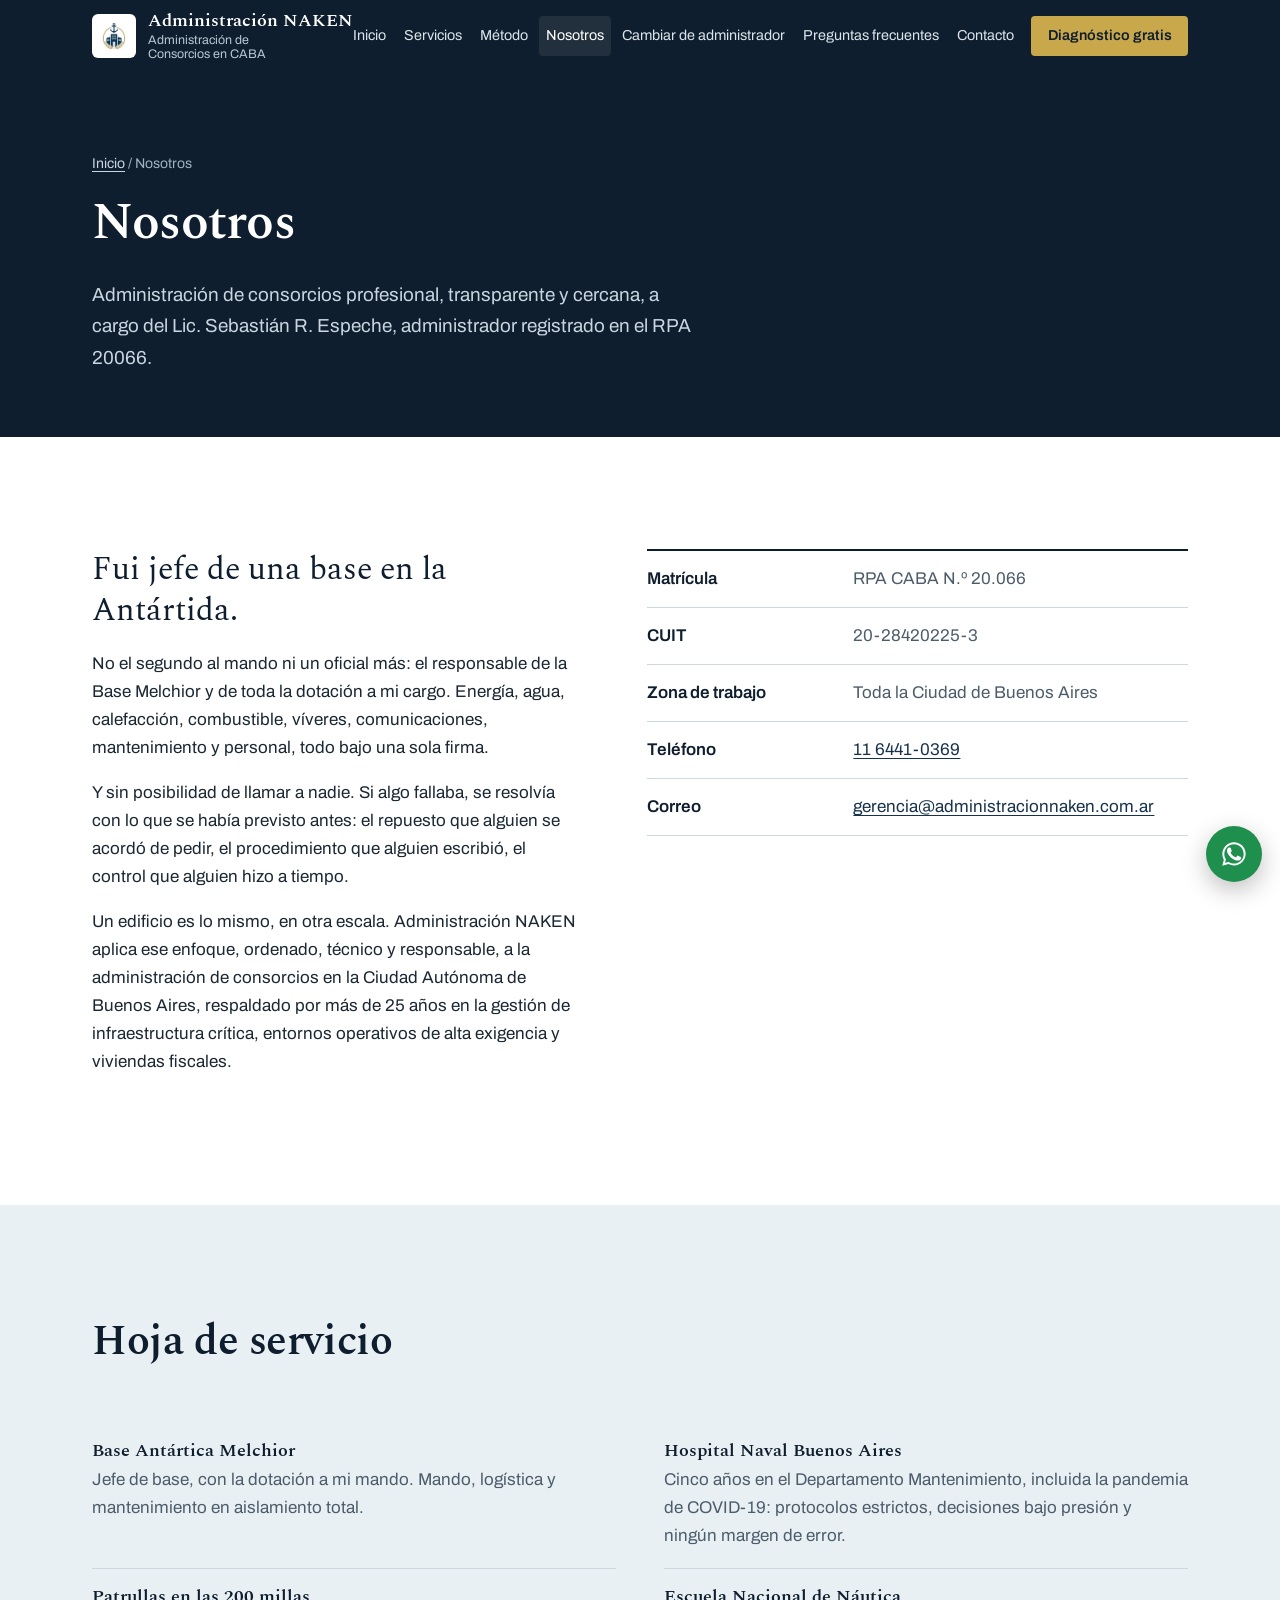
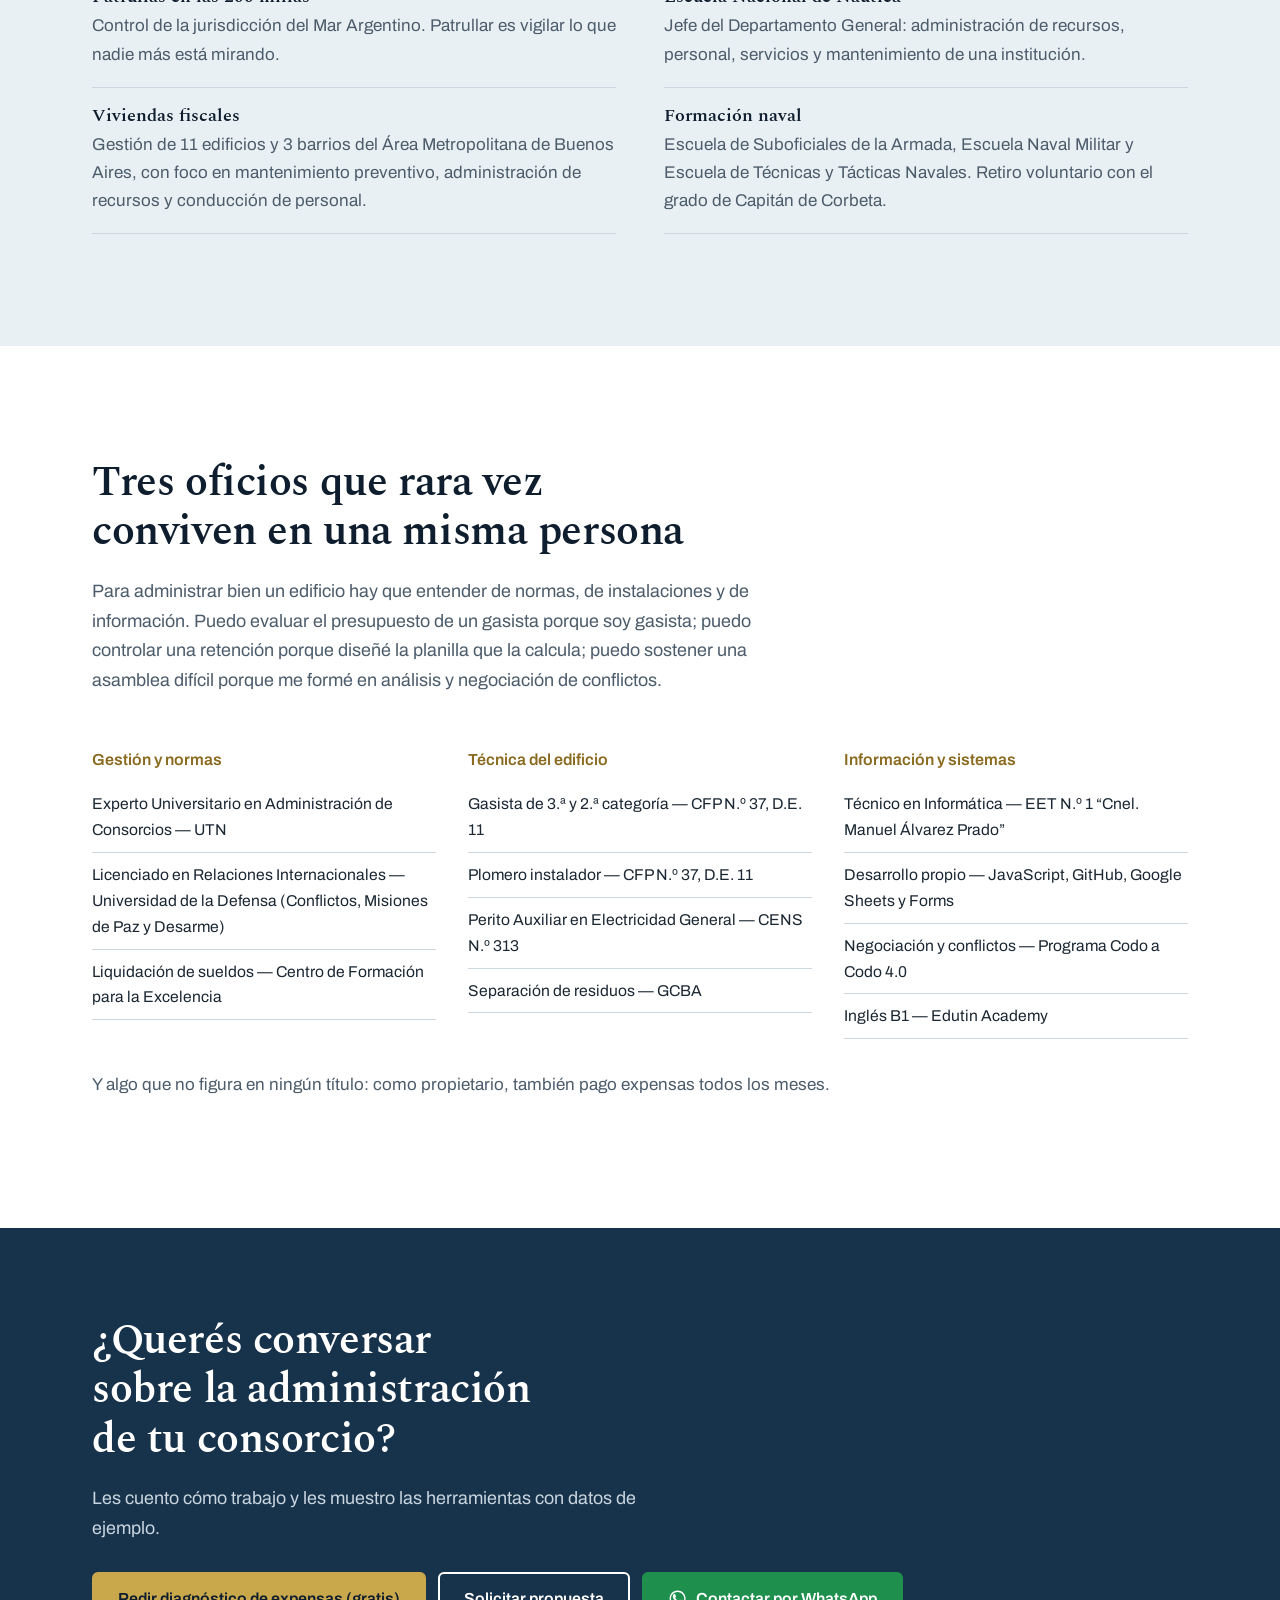
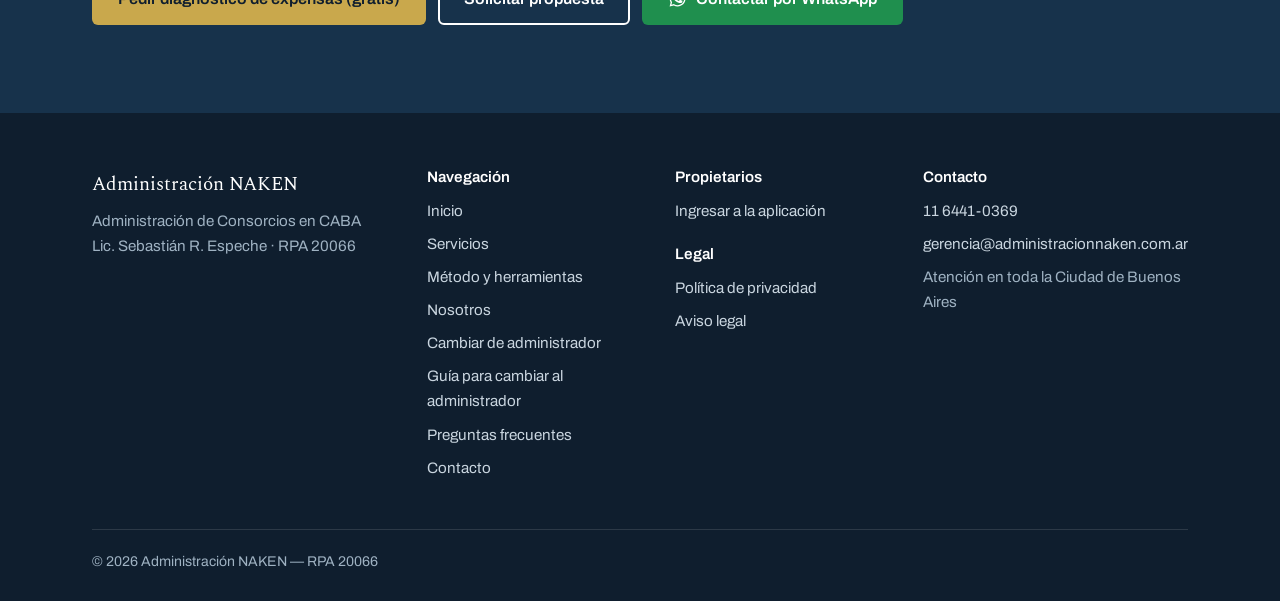
<file: pages/nosotros.html>
<!DOCTYPE html>
<html lang="es-AR" class="no-js">
<head>
<meta charset="UTF-8">
<meta name="viewport" content="width=device-width, initial-scale=1.0">
<title>Nosotros | Administración NAKEN</title>
<meta name="description" content="Administración NAKEN: administración de consorcios en CABA a cargo del Lic. Sebastián R. Espeche, RPA 20066.">
<meta name="robots" content="index, follow">
<meta name="author" content="Administración NAKEN">
<link rel="canonical" href="https://administracionnaken.com.ar/pages/nosotros.html">
<meta name="theme-color" content="#0f1e2e">

<!-- Open Graph -->
<meta property="og:type" content="website">
<meta property="og:locale" content="es_AR">
<meta property="og:url" content="https://administracionnaken.com.ar/pages/nosotros.html">
<meta property="og:site_name" content="Administración NAKEN">
<meta property="og:title" content="Nosotros | Administración NAKEN">
<meta property="og:description" content="Administración NAKEN: administración de consorcios en CABA a cargo del Lic. Sebastián R. Espeche, RPA 20066.">
<meta property="og:image" content="https://administracionnaken.com.ar/assets/images/hero-administracion-consorcios-caba.webp">

<!-- Twitter / X -->
<meta name="twitter:card" content="summary_large_image">
<meta name="twitter:title" content="Nosotros | Administración NAKEN">
<meta name="twitter:description" content="Administración NAKEN: administración de consorcios en CABA a cargo del Lic. Sebastián R. Espeche, RPA 20066.">
<meta name="twitter:image" content="https://administracionnaken.com.ar/assets/images/hero-administracion-consorcios-caba.webp">

<link rel="icon" href="/favicon.ico">
<link rel="preconnect" href="https://fonts.googleapis.com">
<link rel="preconnect" href="https://fonts.gstatic.com" crossorigin>
<link href="https://fonts.googleapis.com/css2?family=Archivo:wght@400;500;600&family=Spectral:wght@500;600&display=swap" rel="stylesheet">
<link rel="stylesheet" href="/css/styles.css?v=2026-11-12">
<script type="application/ld+json">
{
  "@context": "https://schema.org",
  "@type": "BreadcrumbList",
  "itemListElement": [
    {
      "@type": "ListItem",
      "position": 1,
      "name": "Inicio",
      "item": "https://administracionnaken.com.ar/"
    },
    {
      "@type": "ListItem",
      "position": 2,
      "name": "Nosotros",
      "item": "https://administracionnaken.com.ar/pages/nosotros.html"
    }
  ]
}
</script>
<script type="application/ld+json">
{
  "@context": "https://schema.org",
  "@type": "Person",
  "name": "Sebastián R. Espeche",
  "jobTitle": "Administrador de Consorcios",
  "worksFor": {
    "@id": "https://administracionnaken.com.ar/#organizacion"
  },
  "hasCredential": "RPA CABA N.º 20.066",
  "url": "https://administracionnaken.com.ar/pages/nosotros.html"
}
</script>
</head>
<body>
<a class="skip-link" href="#main">Saltar al contenido</a>

<header class="site-header">
    <div class="wrap nav-bar">
        <a href="/" class="brand">
            <img src="/assets/images/naken-logo.png" alt="Administración NAKEN" width="44" height="44">
            <span class="brand-name">Administración NAKEN<small>Administración de Consorcios en CABA</small></span>
        </a>
        <nav class="main-nav" id="mainNav" aria-label="Menú principal">
            <a href="/">Inicio</a>
            <a href="/pages/servicios.html">Servicios</a>
            <a href="/pages/metodo.html">Método</a>
            <a href="/pages/nosotros.html" aria-current="page">Nosotros</a>
            <a href="/pages/cambiar-administrador.html">Cambiar de administrador</a>
            <a href="/pages/preguntas-frecuentes.html">Preguntas frecuentes</a>
            <a href="/pages/contacto.html">Contacto</a>
            <a href="/pages/contacto.html?motivo=diagnostico" class="btn">Diagnóstico gratis</a>
        </nav>
        <button class="hamburger" id="hamburger" aria-label="Abrir menú" aria-expanded="false" aria-controls="mainNav">
            <span></span><span></span><span></span>
        </button>
    </div>
</header>

<section class="page-hero">
    <div class="wrap">
        <nav class="crumbs" aria-label="Ruta"><a href="/">Inicio</a> / Nosotros</nav>
        <h1>Nosotros</h1>
        <p>Administración de consorcios profesional, transparente y cercana, a cargo del Lic. Sebastián R. Espeche, administrador registrado en el RPA 20066.</p>
    </div>
</section>

<main id="main">

<section class="section">
    <div class="wrap profile">
        <div>
            <p class="quote">Fui jefe de una base en la Antártida.</p>
            <p>No el segundo al mando ni un oficial más: el responsable de la Base Melchior y de toda la dotación a mi cargo. Energía, agua, calefacción, combustible, víveres, comunicaciones, mantenimiento y personal, todo bajo una sola firma.</p>
            <p>Y sin posibilidad de llamar a nadie. Si algo fallaba, se resolvía con lo que se había previsto antes: el repuesto que alguien se acordó de pedir, el procedimiento que alguien escribió, el control que alguien hizo a tiempo.</p>
            <p>Un edificio es lo mismo, en otra escala. Administración NAKEN aplica ese enfoque, ordenado, técnico y responsable, a la administración de consorcios en la Ciudad Autónoma de Buenos Aires, respaldado por más de 25 años en la gestión de infraestructura crítica, entornos operativos de alta exigencia y viviendas fiscales.</p>
        </div>
        <ul class="facts">
            <li><b>Matrícula</b><span>RPA CABA N.º 20.066</span></li>
            <li><b>CUIT</b><span>20-28420225-3</span></li>
            <li><b>Zona de trabajo</b><span>Toda la Ciudad de Buenos Aires</span></li>
            <li><b>Teléfono</b><span><a href="tel:+5491164410369">11 6441-0369</a></span></li>
            <li><b>Correo</b><span><a href="mailto:gerencia@administracionnaken.com.ar">gerencia@administracionnaken.com.ar</a></span></li>
        </ul>
    </div>
</section>

<section class="section tint" aria-labelledby="hoja-titulo">
    <div class="wrap">
        <div class="section-head"><h2 id="hoja-titulo">Hoja de servicio</h2></div>
        <ul class="record">
<li><h3>Base Antártica Melchior</h3><p>Jefe de base, con la dotación a mi mando. Mando, logística y mantenimiento en aislamiento total.</p></li>
<li><h3>Hospital Naval Buenos Aires</h3><p>Cinco años en el Departamento Mantenimiento, incluida la pandemia de COVID-19: protocolos estrictos, decisiones bajo presión y ningún margen de error.</p></li>
<li><h3>Patrullas en las 200 millas</h3><p>Control de la jurisdicción del Mar Argentino. Patrullar es vigilar lo que nadie más está mirando.</p></li>
<li><h3>Escuela Nacional de Náutica</h3><p>Jefe del Departamento General: administración de recursos, personal, servicios y mantenimiento de una institución.</p></li>
<li><h3>Viviendas fiscales</h3><p>Gestión de 11 edificios y 3 barrios del Área Metropolitana de Buenos Aires, con foco en mantenimiento preventivo, administración de recursos y conducción de personal.</p></li>
<li><h3>Formación naval</h3><p>Escuela de Suboficiales de la Armada, Escuela Naval Militar y Escuela de Técnicas y Tácticas Navales. Retiro voluntario con el grado de Capitán de Corbeta.</p></li>
        </ul>
    </div>
</section>

<section class="section" aria-labelledby="formacion-titulo">
    <div class="wrap">
        <div class="section-head">
            <h2 id="formacion-titulo">Tres oficios que rara vez conviven en una misma persona</h2>
            <p>Para administrar bien un edificio hay que entender de normas, de instalaciones y de información. Puedo evaluar el presupuesto de un gasista porque soy gasista; puedo controlar una retención porque diseñé la planilla que la calcula; puedo sostener una asamblea difícil porque me formé en análisis y negociación de conflictos.</p>
        </div>
        <div class="cols-3">
            <div><h3>Gestión y normas</h3><ul>
                <li>Experto Universitario en Administración de Consorcios — UTN</li>
                <li>Licenciado en Relaciones Internacionales — Universidad de la Defensa (Conflictos, Misiones de Paz y Desarme)</li>
                <li>Liquidación de sueldos — Centro de Formación para la Excelencia</li>
            </ul></div>
            <div><h3>Técnica del edificio</h3><ul>
                <li>Gasista de 3.ª y 2.ª categoría — CFP N.º 37, D.E. 11</li>
                <li>Plomero instalador — CFP N.º 37, D.E. 11</li>
                <li>Perito Auxiliar en Electricidad General — CENS N.º 313</li>
                <li>Separación de residuos — GCBA</li>
            </ul></div>
            <div><h3>Información y sistemas</h3><ul>
                <li>Técnico en Informática — EET N.º 1 “Cnel. Manuel Álvarez Prado”</li>
                <li>Desarrollo propio — JavaScript, GitHub, Google Sheets y Forms</li>
                <li>Negociación y conflictos — Programa Codo a Codo 4.0</li>
                <li>Inglés B1 — Edutin Academy</li>
            </ul></div>
        </div>
        <p class="muted" style="margin-top:32px;">Y algo que no figura en ningún título: como propietario, también pago expensas todos los meses.</p>
    </div>
</section>

</main>

<section class="cta-final on-dark" aria-labelledby="cta-final-titulo">
    <div class="wrap">
        <h2 id="cta-final-titulo">¿Querés conversar sobre la administración de tu consorcio?</h2>
        <p>Les cuento cómo trabajo y les muestro las herramientas con datos de ejemplo.</p>
        <div class="actions">
            <a href="/pages/contacto.html?motivo=diagnostico" class="btn btn-gold">Pedir diagnóstico de expensas (gratis)</a>
            <a href="/pages/contacto.html?motivo=propuesta" class="btn btn-line">Solicitar propuesta</a>
            <a href="https://wa.me/5491164410369" class="btn btn-wa" target="_blank" rel="noopener"><svg viewBox="0 0 24 24" aria-hidden="true" fill="currentColor"><path d="M17.5 14.4c-.3-.1-1.8-.9-2-1-.3-.1-.5-.1-.7.1-.2.3-.8 1-.9 1.2-.2.2-.3.2-.6.1-.3-.1-1.3-.5-2.4-1.5-.9-.8-1.5-1.8-1.7-2.1-.2-.3 0-.5.1-.6l.4-.5c.1-.2.2-.3.3-.5.1-.2 0-.4 0-.5l-.9-2.2c-.2-.6-.5-.5-.7-.5h-.6c-.2 0-.5.1-.8.4-.3.3-1 1-1 2.5s1.1 2.9 1.2 3.1c.1.2 2.1 3.2 5.1 4.5.7.3 1.3.5 1.7.6.7.2 1.4.2 1.9.1.6-.1 1.8-.7 2-1.4.2-.7.2-1.3.2-1.4-.1-.1-.3-.2-.6-.3zM12 2C6.5 2 2 6.5 2 12c0 1.8.5 3.5 1.3 4.9L2 22l5.3-1.4c1.4.8 3 1.2 4.7 1.2 5.5 0 10-4.5 10-10S17.5 2 12 2zm0 18.2c-1.5 0-3-.4-4.3-1.2l-.3-.2-3.1.8.8-3-.2-.3C4.1 15 3.7 13.5 3.7 12c0-4.6 3.7-8.3 8.3-8.3s8.3 3.7 8.3 8.3-3.7 8.2-8.3 8.2z"/></svg> Contactar por WhatsApp</a>
        </div>
    </div>
</section>

<footer class="site-footer">
    <div class="wrap">
        <div class="footer-grid">
            <div>
                <div class="footer-brand">Administración NAKEN</div>
                <p>Administración de Consorcios en CABA<br>Lic. Sebastián R. Espeche · RPA 20066</p>
            </div>
            <div>
                <h4>Navegación</h4>
                <ul>
                    <li><a href="/">Inicio</a></li>
                    <li><a href="/pages/servicios.html">Servicios</a></li>
                    <li><a href="/pages/metodo.html">Método y herramientas</a></li>
                    <li><a href="/pages/nosotros.html">Nosotros</a></li>
                    <li><a href="/pages/cambiar-administrador.html">Cambiar de administrador</a></li>
                    <li><a href="/pages/guia-cambiar-administrador.html">Guía para cambiar al administrador</a></li>
                    <li><a href="/pages/preguntas-frecuentes.html">Preguntas frecuentes</a></li>
                    <li><a href="/pages/contacto.html">Contacto</a></li>
                </ul>
            </div>
            <div>
                <h4>Propietarios</h4>
                <ul>
                    <li><a href="https://app.administracionnaken.com.ar/">Ingresar a la aplicación</a></li>
                </ul>
                <h4 style="margin-top:22px;">Legal</h4>
                <ul>
                    <li><a href="/pages/legal.html#privacidad">Política de privacidad</a></li>
                    <li><a href="/pages/legal.html#aviso-legal">Aviso legal</a></li>
                </ul>
            </div>
            <div>
                <h4>Contacto</h4>
                <ul>
                    <li><a href="tel:+5491164410369">11 6441-0369</a></li>
                    <li><a href="mailto:gerencia@administracionnaken.com.ar">gerencia@administracionnaken.com.ar</a></li>
                    <li>Atención en toda la Ciudad de Buenos Aires</li>
                </ul>
            </div>
        </div>
        <div class="footer-bottom">
            <span>&copy; <span id="year">2026</span> Administración NAKEN — RPA 20066</span>
        </div>
    </div>
</footer>

<a href="https://wa.me/5491164410369" class="wa-float" target="_blank" rel="noopener" aria-label="Contactar por WhatsApp"><svg viewBox="0 0 24 24" aria-hidden="true" fill="currentColor"><path d="M17.5 14.4c-.3-.1-1.8-.9-2-1-.3-.1-.5-.1-.7.1-.2.3-.8 1-.9 1.2-.2.2-.3.2-.6.1-.3-.1-1.3-.5-2.4-1.5-.9-.8-1.5-1.8-1.7-2.1-.2-.3 0-.5.1-.6l.4-.5c.1-.2.2-.3.3-.5.1-.2 0-.4 0-.5l-.9-2.2c-.2-.6-.5-.5-.7-.5h-.6c-.2 0-.5.1-.8.4-.3.3-1 1-1 2.5s1.1 2.9 1.2 3.1c.1.2 2.1 3.2 5.1 4.5.7.3 1.3.5 1.7.6.7.2 1.4.2 1.9.1.6-.1 1.8-.7 2-1.4.2-.7.2-1.3.2-1.4-.1-.1-.3-.2-.6-.3zM12 2C6.5 2 2 6.5 2 12c0 1.8.5 3.5 1.3 4.9L2 22l5.3-1.4c1.4.8 3 1.2 4.7 1.2 5.5 0 10-4.5 10-10S17.5 2 12 2zm0 18.2c-1.5 0-3-.4-4.3-1.2l-.3-.2-3.1.8.8-3-.2-.3C4.1 15 3.7 13.5 3.7 12c0-4.6 3.7-8.3 8.3-8.3s8.3 3.7 8.3 8.3-3.7 8.2-8.3 8.2z"/></svg></a>

<script src="/js/main.js?v=2026-11-12"></script>
</body>
</html>
</file>
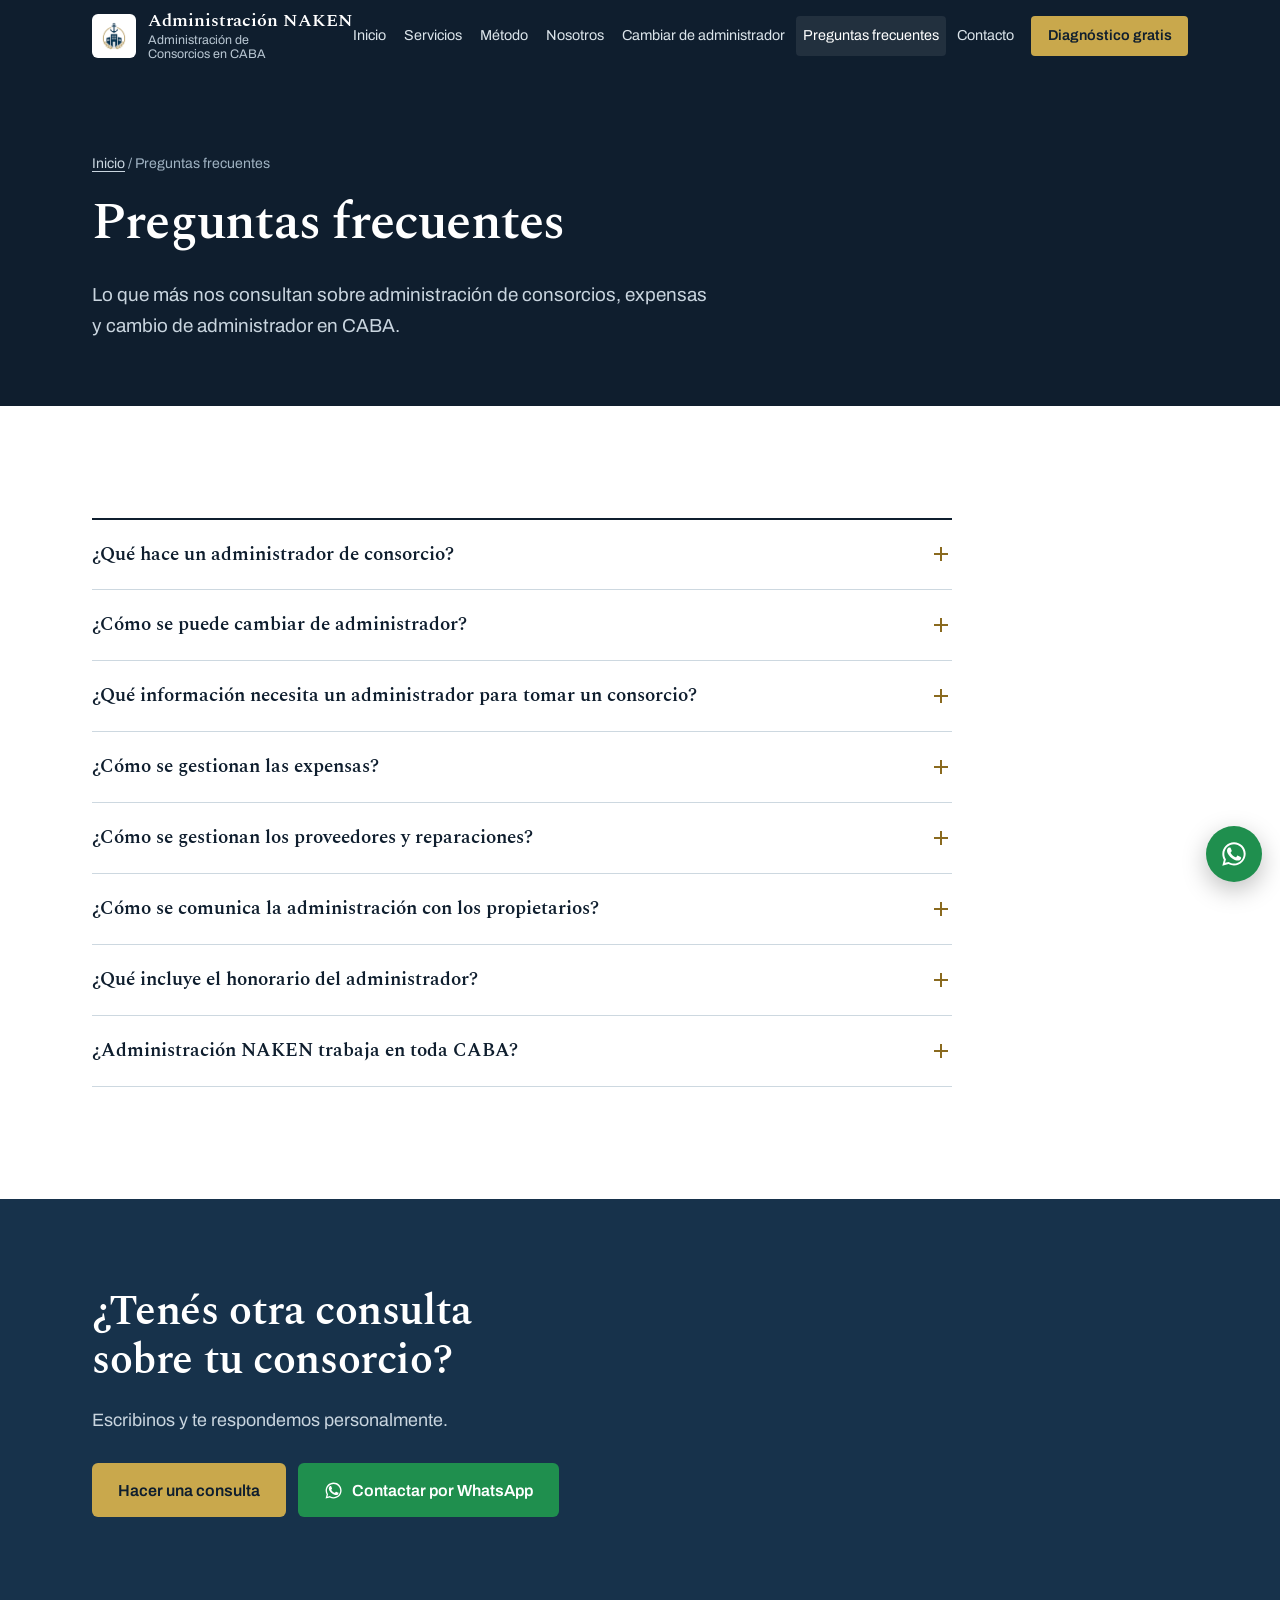
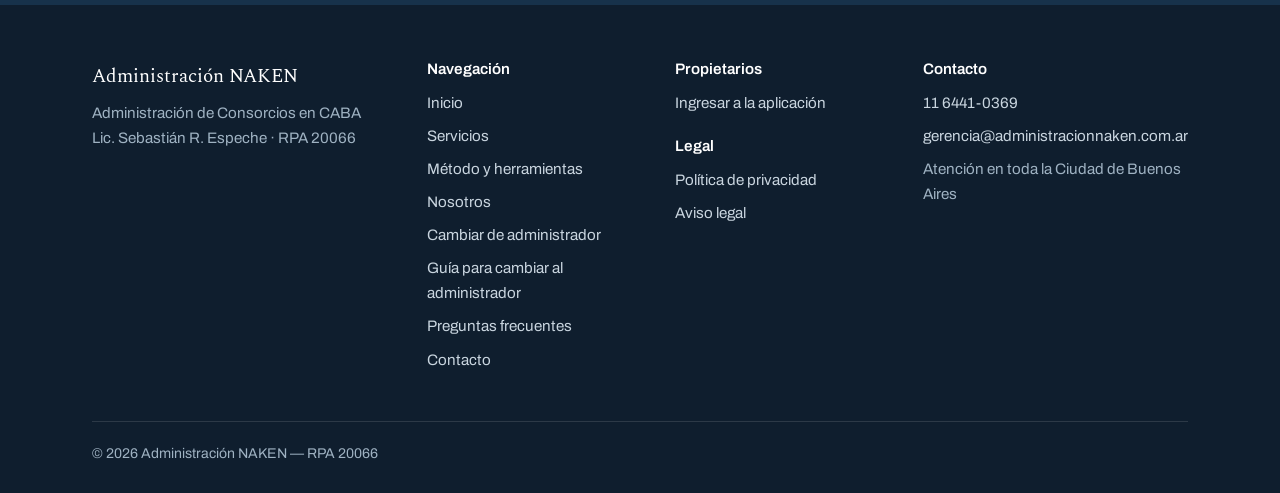
<file: pages/preguntas-frecuentes.html>
<!DOCTYPE html>
<html lang="es-AR" class="no-js">
<head>
<meta charset="UTF-8">
<meta name="viewport" content="width=device-width, initial-scale=1.0">
<title>Preguntas Frecuentes sobre Administración de Consorcios | Administración NAKEN</title>
<meta name="description" content="Respuestas a las preguntas más frecuentes sobre administración de consorcios, expensas y cambio de administrador en CABA.">
<meta name="robots" content="index, follow">
<meta name="author" content="Administración NAKEN">
<link rel="canonical" href="https://administracionnaken.com.ar/pages/preguntas-frecuentes.html">
<meta name="theme-color" content="#0f1e2e">

<!-- Open Graph -->
<meta property="og:type" content="website">
<meta property="og:locale" content="es_AR">
<meta property="og:url" content="https://administracionnaken.com.ar/pages/preguntas-frecuentes.html">
<meta property="og:site_name" content="Administración NAKEN">
<meta property="og:title" content="Preguntas Frecuentes sobre Administración de Consorcios | Administración NAKEN">
<meta property="og:description" content="Respuestas a las preguntas más frecuentes sobre administración de consorcios, expensas y cambio de administrador en CABA.">
<meta property="og:image" content="https://administracionnaken.com.ar/assets/images/hero-administracion-consorcios-caba.webp">

<!-- Twitter / X -->
<meta name="twitter:card" content="summary_large_image">
<meta name="twitter:title" content="Preguntas Frecuentes sobre Administración de Consorcios | Administración NAKEN">
<meta name="twitter:description" content="Respuestas a las preguntas más frecuentes sobre administración de consorcios, expensas y cambio de administrador en CABA.">
<meta name="twitter:image" content="https://administracionnaken.com.ar/assets/images/hero-administracion-consorcios-caba.webp">

<link rel="icon" href="/favicon.ico">
<link rel="preconnect" href="https://fonts.googleapis.com">
<link rel="preconnect" href="https://fonts.gstatic.com" crossorigin>
<link href="https://fonts.googleapis.com/css2?family=Archivo:wght@400;500;600&family=Spectral:wght@500;600&display=swap" rel="stylesheet">
<link rel="stylesheet" href="/css/styles.css?v=2026-11-12">
<script type="application/ld+json">
{
  "@context": "https://schema.org",
  "@type": "BreadcrumbList",
  "itemListElement": [
    {
      "@type": "ListItem",
      "position": 1,
      "name": "Inicio",
      "item": "https://administracionnaken.com.ar/"
    },
    {
      "@type": "ListItem",
      "position": 2,
      "name": "Preguntas frecuentes",
      "item": "https://administracionnaken.com.ar/pages/preguntas-frecuentes.html"
    }
  ]
}
</script>
<script type="application/ld+json">
{
  "@context": "https://schema.org",
  "@type": "FAQPage",
  "mainEntity": [
    {
      "@type": "Question",
      "name": "¿Qué hace un administrador de consorcio?",
      "acceptedAnswer": {
        "@type": "Answer",
        "text": "Es lo más parecido a dirigir una pequeña empresa que nadie eligió que existiera, con obligaciones que se multiplican en varios frentes distintos y simultáneos, mes tras mes. Con personal en relación de dependencia, debe categorizar según el convenio colectivo, liquidar el sueldo con todos sus componentes, retener y depositar las cargas sociales, y responder ante cualquier inspección o reclamo laboral. Maneja el dinero del consorcio: controla una cuenta corriente, un fondo de reserva, a veces una caja chica, concilia cada movimiento contra el extracto bancario real, y tiene que poder explicar, en cualquier momento, adónde fue cada peso. Un error acá no es solo un dolor de cabeza contable, es un problema de confianza con decenas de familias que dependen de que ese manejo sea impecable. Retiene impuestos a los proveedores cuando corresponde, liquida y deposita ante ARCA, y tiene que mantenerse al tanto de normativa que cambia, sin que eso le cueste una sanción ni al consorcio ni a su propia matrícula profesional. Es responsable del edificio como estructura física: coordina el mantenimiento de ascensores, matafuegos, sistemas de agua, porteros eléctricos; decide cuándo un gasto es una urgencia que no puede esperar presupuesto y cuándo hay que pedir tres cotizaciones antes de mover un peso; y responde, en los hechos, por la seguridad de todos los que viven ahí. Es un cobrador y, muchas veces, un mediador de conflictos financieros: gestiona morosidad, aplica intereses según el reglamento, y en los casos más difíciles termina representando al consorcio en juicio para cobrar una deuda, o defendiéndolo cuando alguien lo demanda a él. Es la cara visible ante cualquier reclamo entre vecinos, ante cada consulta, ante cada malentendido, y tiene que resolver eso con la misma seriedad con la que resuelve un balance. Ningún ítem es opcional, y ninguno espera a que termine el anterior: todos corren en paralelo, todos los meses. Ese es el trabajo real detrás de la palabra \"administrador\": no gestionar un papel, sino sostener, en simultáneo, la parte laboral, la financiera, la impositiva, la edilicia, la legal y la humana de la vida de un edificio entero."
      }
    },
    {
      "@type": "Question",
      "name": "¿Cómo se puede cambiar de administrador?",
      "acceptedAnswer": {
        "@type": "Answer",
        "text": "Paso 1: Juntar a los vecinos y revisar las reglas del edificio Hay que buscar el Reglamento de Propiedad Horizontal del edificio. Ahí dice con qué porcentaje de votos se puede desvincular al administrador. Si el reglamento no dice nada especial, la regla del Código Civil exige la Mayoría Absoluta (más del 50% del total del edificio, computado por metros cuadrados/porcentuales y por personas). Si al administrador se le venció el plazo de su contrato, no hace falta \"removerlo\" por falta grave: simplemente no se le renueva el mandato. Paso 2: Convocar a la Asamblea El administrador no va a querer llamar a una reunión para que lo remuevan. Por eso, la ley les da la herramienta a los vecinos: Si hay Consejo de Propietarios: el Consejo puede citar a la Asamblea directamente. Si no hay Consejo: los propietarios que representen al menos el 5% pueden pedirle por escrito al administrador que lleve el tema a asamblea (art. 2058 del Código Civil y Comercial). Si se niega o no responde, la asamblea puede autoconvocarse, pero solo es válida si dos tercios de todos los propietarios aprueban la autoconvocatoria y el orden del día (art. 2059). Si no se llega a esa cifra, el 10% de los propietarios puede pedirle al juez una asamblea judicial (art. 2063). Paso 3: Votar, firmar el Acta y notificar En la reunión se vota el punto del día: \"Remoción del Administrador y designación del nuevo\". Se vuelcan los votos en el Libro de Actas. Se le envía un Telegrama o Carta Documento al administrador avisándole que fue removido y dándole el plazo legal de 15 días hábiles para que entregue toda la documentación del edificio (libros, dinero, claves de ARCA, facturas, etc.) y haga la rendición de cuentas final. Riesgos si se hace mal Para evitar que el administrador saliente impugne la reunión en la justicia, hay que evitar estos errores comunes: Notificar mal la reunión: si no se avisa a todos los propietarios de forma fehaciente, el administrador removido puede pedir la nulidad de la asamblea. No juntar las mayorías: votar la remoción con menos votos de los que pide el Reglamento o la Ley. No hacer la convocatoria formal: una \"reunión de pasillo\" sin Libro de Actas ni firmas. Jurisprudencia Este criterio es unánime en los tribunales de CABA y de la Nación: El paso a paso completo, con cada imprevisto y qué hacer si el administrador no entrega la documentación, está en la guía para cambiar al administrador. \"El administrador es un simple mandatario (un representante) del consorcio. La relación se basa en la confianza. Si los propietarios pierden la confianza, pueden revocar el mandato en cualquier momento sin necesidad de probar un delito o una falta grave, bastando la decisión mayoritaria de la asamblea\" (Cámara Nacional de Apelaciones en lo Civil, Sala H)."
      }
    },
    {
      "@type": "Question",
      "name": "¿Qué información necesita un administrador para tomar un consorcio?",
      "acceptedAnswer": {
        "@type": "Answer",
        "text": "Requiere el Reglamento de Propiedad Horizontal, el Reglamento Interno si existiese, los planos aprobados de mensura y subdivisión, la constancia de CUIT del consorcio, el Libro de Actas de Asamblea, el Libro de Registro de Propietarios y las escrituras o títulos de propiedad de las partes comunes. Necesita el Libro de Caja y Administración, las claves fiscales ante ARCA y AGIP, el saldo actualizado y la nómina de firmas autorizadas de las cuentas bancarias del consorcio, la última liquidación de expensas enviada con sus comprobantes de respaldo, el listado detallado de propietarios morosos con el cálculo de sus intereses, las facturas pendientes de pago a proveedores y la totalidad de los fondos de reserva o caja chica existentes. Es indispensable contar con los legajos completos de los empleados del consorcio, las copias de las altas tramitadas ante ARCA, las pólizas vigentes de la Aseguradora de Riesgos del Trabajo, el Libro de Sueldos y Jornales habilitado, el Libro de Órdenes del Encargado firmado, las declaraciones juradas del Formulario 931 de ARCA y los comprobantes de pago de aportes y contribuciones al SUTERH, FATERYH y la Caja de Protección a la Familia. Debe recibir las pólizas de seguro de incendio, responsabilidad civil y vida obligatorio; los libros y constancias de conservación periódica de ascensores; los registros de mantenimiento de instalaciones fijas contra incendio; los certificados de limpieza e higienización de tanques de agua junto al análisis bacteriológico y físico-químico; los informes de inspección de gas; el certificado de conservación de fachadas; y las certificaciones eléctricas vigentes. La omisión o falta de recepción de estos elementos expone al consorcio a multas administrativas por parte de la AGC y a graves responsabilidades civiles. Para que nada quede librado a la memoria, cada uno de estos puntos está en Balance Cero, la aplicación con la que recibo un edificio."
      }
    },
    {
      "@type": "Question",
      "name": "¿Cómo se gestionan las expensas?",
      "acceptedAnswer": {
        "@type": "Answer",
        "text": "Cada gasto del mes se carga con su comprobante, proveedor, CUIT y monto, clasificado en Fondo Ordinario o Extraordinario. Se calcula el prorrateo de cada unidad según su coeficiente, incluyendo los casos particulares, los sueldos del personal liquidados según el convenio vigente, los intereses por mora, y el aporte al Fondo de Reserva. Una vez cerrado el mes, cada propietario puede descargar en cualquier momento su liquidación individual, un documento con el modelo único que exige el Gobierno de la Ciudad Autónoma de Buenos Aires, con su deuda, su vencimiento y acceso por código QR a la documentación respaldatoria. Los pagos se informan con comprobante adjunto y quedan reflejados automáticamente en la contabilidad del consorcio."
      }
    },
    {
      "@type": "Question",
      "name": "¿Cómo se gestionan los proveedores y reparaciones?",
      "acceptedAnswer": {
        "@type": "Answer",
        "text": "Cada proveedor queda registrado con sus datos fiscales, y cada factura o reparación se archiva con su comprobante propio. Esto permite que, si hay que reclamar una garantía o resolver una discrepancia, se pueda rastrear exactamente qué se pagó, a quién, cuándo y por qué. Las pólizas de seguro se llevan aparte, con su vencimiento. Y si el consorcio actúa como agente de retención de impuestos frente a ARCA, eso también queda documentado y visible para los propietarios, como parte de la transparencia con la que se maneja cada peso. Ningún proveedor se contrata ni se paga por fuera del módulo de Contrataciones: si la misma factura ya se pagó, o el trabajo todavía está en garantía, el sistema lo avisa antes de pagar."
      }
    },
    {
      "@type": "Question",
      "name": "¿Cómo se comunica la administración con los propietarios?",
      "acceptedAnswer": {
        "@type": "Answer",
        "text": "Cada propietario tiene acceso a su propia cuenta, donde ve únicamente lo que le corresponde: su situación, su deuda, su historial. Desde ahí puede consultar la documentación del consorcio (reglamentos, manual de buenas prácticas), informar sus pagos, y hacer reclamos o consultas directamente, sin depender de un llamado o un mail que se pueda perder. La administración, por su parte, tiene un compromiso público y explícito con los propietarios: mantener los fondos separados, pedir presupuesto antes de contratar, publicar cada comprobante, responder rápido, informar el estado de deudas y juicios, y convocar a asamblea cuando corresponda, todo a la vista de cualquiera que lo quiera consultar."
      }
    },
    {
      "@type": "Question",
      "name": "¿Qué incluye el honorario del administrador?",
      "acceptedAnswer": {
        "@type": "Answer",
        "text": "El honorario mensual cubre la liquidación de expensas y de sueldos, el pago a proveedores con conciliación bancaria, la atención de reclamos, la gestión simple de morosidad, una asamblea ordinaria por año, la rendición de cuentas, el mantenimiento obligatorio de partes comunes, los seguros y los libros del consorcio. Las asambleas extraordinarias, los juicios, las mediaciones, los oficios y las obras extraordinarias se cobran aparte, solo cuando se prestan y con el valor que aprueba la asamblea. El detalle completo, con la norma que respalda cada punto, está en Servicios."
      }
    },
    {
      "@type": "Question",
      "name": "¿Administración NAKEN trabaja en toda CABA?",
      "acceptedAnswer": {
        "@type": "Answer",
        "text": "Sí, brindamos servicios de administración de consorcios en toda la Ciudad Autónoma de Buenos Aires."
      }
    }
  ]
}
</script>
</head>
<body>
<a class="skip-link" href="#main">Saltar al contenido</a>

<header class="site-header">
    <div class="wrap nav-bar">
        <a href="/" class="brand">
            <img src="/assets/images/naken-logo.png" alt="Administración NAKEN" width="44" height="44">
            <span class="brand-name">Administración NAKEN<small>Administración de Consorcios en CABA</small></span>
        </a>
        <nav class="main-nav" id="mainNav" aria-label="Menú principal">
            <a href="/">Inicio</a>
            <a href="/pages/servicios.html">Servicios</a>
            <a href="/pages/metodo.html">Método</a>
            <a href="/pages/nosotros.html">Nosotros</a>
            <a href="/pages/cambiar-administrador.html">Cambiar de administrador</a>
            <a href="/pages/preguntas-frecuentes.html" aria-current="page">Preguntas frecuentes</a>
            <a href="/pages/contacto.html">Contacto</a>
            <a href="/pages/contacto.html?motivo=diagnostico" class="btn">Diagnóstico gratis</a>
        </nav>
        <button class="hamburger" id="hamburger" aria-label="Abrir menú" aria-expanded="false" aria-controls="mainNav">
            <span></span><span></span><span></span>
        </button>
    </div>
</header>

<section class="page-hero">
    <div class="wrap">
        <nav class="crumbs" aria-label="Ruta"><a href="/">Inicio</a> / Preguntas frecuentes</nav>
        <h1>Preguntas frecuentes</h1>
        <p>Lo que más nos consultan sobre administración de consorcios, expensas y cambio de administrador en CABA.</p>
    </div>
</section>

<main id="main">
<section class="section">
    <div class="wrap">
        <div class="faq-list">
        <div class="faq-item">
            <button class="faq-question" aria-expanded="false" aria-controls="faq-a1" id="faq-q1">
                ¿Qué hace un administrador de consorcio?
                <span class="sign" aria-hidden="true"></span>
            </button>
            <div class="faq-answer" id="faq-a1" role="region" aria-labelledby="faq-q1">
                <div><p>Es lo más parecido a dirigir una pequeña empresa que nadie eligió que existiera, con obligaciones que se multiplican en varios frentes distintos y simultáneos, mes tras mes.</p>
<p>Con personal en relación de dependencia, debe categorizar según el convenio colectivo, liquidar el sueldo con todos sus componentes, retener y depositar las cargas sociales, y responder ante cualquier inspección o reclamo laboral.</p>
<p>Maneja el dinero del consorcio: controla una cuenta corriente, un fondo de reserva, a veces una caja chica, concilia cada movimiento contra el extracto bancario real, y tiene que poder explicar, en cualquier momento, adónde fue cada peso. Un error acá no es solo un dolor de cabeza contable, es un problema de confianza con decenas de familias que dependen de que ese manejo sea impecable.</p>
<p>Retiene impuestos a los proveedores cuando corresponde, liquida y deposita ante ARCA, y tiene que mantenerse al tanto de normativa que cambia, sin que eso le cueste una sanción ni al consorcio ni a su propia matrícula profesional.</p>
<p>Es responsable del edificio como estructura física: coordina el mantenimiento de ascensores, matafuegos, sistemas de agua, porteros eléctricos; decide cuándo un gasto es una urgencia que no puede esperar presupuesto y cuándo hay que pedir tres cotizaciones antes de mover un peso; y responde, en los hechos, por la seguridad de todos los que viven ahí.</p>
<p>Es un cobrador y, muchas veces, un mediador de conflictos financieros: gestiona morosidad, aplica intereses según el reglamento, y en los casos más difíciles termina representando al consorcio en juicio para cobrar una deuda, o defendiéndolo cuando alguien lo demanda a él.</p>
<p>Es la cara visible ante cualquier reclamo entre vecinos, ante cada consulta, ante cada malentendido, y tiene que resolver eso con la misma seriedad con la que resuelve un balance.</p>
<p>Ningún ítem es opcional, y ninguno espera a que termine el anterior: todos corren en paralelo, todos los meses. Ese es el trabajo real detrás de la palabra "administrador": no gestionar un papel, sino sostener, en simultáneo, la parte laboral, la financiera, la impositiva, la edilicia, la legal y la humana de la vida de un edificio entero.</p></div>
            </div>
        </div>
        <div class="faq-item">
            <button class="faq-question" aria-expanded="false" aria-controls="faq-a2" id="faq-q2">
                ¿Cómo se puede cambiar de administrador?
                <span class="sign" aria-hidden="true"></span>
            </button>
            <div class="faq-answer" id="faq-a2" role="region" aria-labelledby="faq-q2">
                <div><h4>Paso 1: Juntar a los vecinos y revisar las reglas del edificio</h4>
<p>Hay que buscar el Reglamento de Propiedad Horizontal del edificio. Ahí dice con qué porcentaje de votos se puede desvincular al administrador.</p>
<p>Si el reglamento no dice nada especial, la regla del Código Civil exige la Mayoría Absoluta (más del 50% del total del edificio, computado por metros cuadrados/porcentuales y por personas).</p>
<p>Si al administrador se le venció el plazo de su contrato, no hace falta "removerlo" por falta grave: simplemente no se le renueva el mandato.</p>
<h4>Paso 2: Convocar a la Asamblea</h4>
<p>El administrador no va a querer llamar a una reunión para que lo remuevan. Por eso, la ley les da la herramienta a los vecinos:</p>
<ul>
<li>Si hay Consejo de Propietarios: el Consejo puede citar a la Asamblea directamente.</li>
<li>Si no hay Consejo: los propietarios que representen al menos el 5% pueden pedirle por escrito al administrador que lleve el tema a asamblea (art. 2058 del Código Civil y Comercial). Si se niega o no responde, la asamblea puede autoconvocarse, pero solo es válida si dos tercios de todos los propietarios aprueban la autoconvocatoria y el orden del día (art. 2059). Si no se llega a esa cifra, el 10% de los propietarios puede pedirle al juez una asamblea judicial (art. 2063).</li>
</ul>
<h4>Paso 3: Votar, firmar el Acta y notificar</h4>
<p>En la reunión se vota el punto del día: "Remoción del Administrador y designación del nuevo". Se vuelcan los votos en el Libro de Actas. Se le envía un Telegrama o Carta Documento al administrador avisándole que fue removido y dándole el plazo legal de 15 días hábiles para que entregue toda la documentación del edificio (libros, dinero, claves de ARCA, facturas, etc.) y haga la rendición de cuentas final.</p>
<h4>Riesgos si se hace mal</h4>
<p>Para evitar que el administrador saliente impugne la reunión en la justicia, hay que evitar estos errores comunes:</p>
<ul>
<li>Notificar mal la reunión: si no se avisa a todos los propietarios de forma fehaciente, el administrador removido puede pedir la nulidad de la asamblea.</li>
<li>No juntar las mayorías: votar la remoción con menos votos de los que pide el Reglamento o la Ley.</li>
<li>No hacer la convocatoria formal: una "reunión de pasillo" sin Libro de Actas ni firmas.</li>
</ul>
<h4>Jurisprudencia</h4>
<p>Este criterio es unánime en los tribunales de CABA y de la Nación:</p>
<p>El paso a paso completo, con cada imprevisto y qué hacer si el administrador no entrega la documentación, está en la <a href="/pages/guia-cambiar-administrador.html">guía para cambiar al administrador</a>.</p>
<blockquote>"El administrador es un simple mandatario (un representante) del consorcio. La relación se basa en la confianza. Si los propietarios pierden la confianza, pueden revocar el mandato en cualquier momento sin necesidad de probar un delito o una falta grave, bastando la decisión mayoritaria de la asamblea" (Cámara Nacional de Apelaciones en lo Civil, Sala H).</blockquote></div>
            </div>
        </div>
        <div class="faq-item">
            <button class="faq-question" aria-expanded="false" aria-controls="faq-a3" id="faq-q3">
                ¿Qué información necesita un administrador para tomar un consorcio?
                <span class="sign" aria-hidden="true"></span>
            </button>
            <div class="faq-answer" id="faq-a3" role="region" aria-labelledby="faq-q3">
                <div><p>Requiere el Reglamento de Propiedad Horizontal, el Reglamento Interno si existiese, los planos aprobados de mensura y subdivisión, la constancia de CUIT del consorcio, el Libro de Actas de Asamblea, el Libro de Registro de Propietarios y las escrituras o títulos de propiedad de las partes comunes.</p>
<p>Necesita el Libro de Caja y Administración, las claves fiscales ante ARCA y AGIP, el saldo actualizado y la nómina de firmas autorizadas de las cuentas bancarias del consorcio, la última liquidación de expensas enviada con sus comprobantes de respaldo, el listado detallado de propietarios morosos con el cálculo de sus intereses, las facturas pendientes de pago a proveedores y la totalidad de los fondos de reserva o caja chica existentes.</p>
<p>Es indispensable contar con los legajos completos de los empleados del consorcio, las copias de las altas tramitadas ante ARCA, las pólizas vigentes de la Aseguradora de Riesgos del Trabajo, el Libro de Sueldos y Jornales habilitado, el Libro de Órdenes del Encargado firmado, las declaraciones juradas del Formulario 931 de ARCA y los comprobantes de pago de aportes y contribuciones al SUTERH, FATERYH y la Caja de Protección a la Familia.</p>
<p>Debe recibir las pólizas de seguro de incendio, responsabilidad civil y vida obligatorio; los libros y constancias de conservación periódica de ascensores; los registros de mantenimiento de instalaciones fijas contra incendio; los certificados de limpieza e higienización de tanques de agua junto al análisis bacteriológico y físico-químico; los informes de inspección de gas; el certificado de conservación de fachadas; y las certificaciones eléctricas vigentes. La omisión o falta de recepción de estos elementos expone al consorcio a multas administrativas por parte de la AGC y a graves responsabilidades civiles.</p>
<p>Para que nada quede librado a la memoria, cada uno de estos puntos está en <a href="/pages/metodo.html#balance-cero">Balance Cero</a>, la aplicación con la que recibo un edificio.</p></div>
            </div>
        </div>
        <div class="faq-item">
            <button class="faq-question" aria-expanded="false" aria-controls="faq-a4" id="faq-q4">
                ¿Cómo se gestionan las expensas?
                <span class="sign" aria-hidden="true"></span>
            </button>
            <div class="faq-answer" id="faq-a4" role="region" aria-labelledby="faq-q4">
                <div><p>Cada gasto del mes se carga con su comprobante, proveedor, CUIT y monto, clasificado en Fondo Ordinario o Extraordinario. Se calcula el prorrateo de cada unidad según su coeficiente, incluyendo los casos particulares, los sueldos del personal liquidados según el convenio vigente, los intereses por mora, y el aporte al Fondo de Reserva.</p>
<p>Una vez cerrado el mes, cada propietario puede descargar en cualquier momento su liquidación individual, un documento con el modelo único que exige el Gobierno de la Ciudad Autónoma de Buenos Aires, con su deuda, su vencimiento y acceso por código QR a la documentación respaldatoria. Los pagos se informan con comprobante adjunto y quedan reflejados automáticamente en la contabilidad del consorcio.</p></div>
            </div>
        </div>
        <div class="faq-item">
            <button class="faq-question" aria-expanded="false" aria-controls="faq-a5" id="faq-q5">
                ¿Cómo se gestionan los proveedores y reparaciones?
                <span class="sign" aria-hidden="true"></span>
            </button>
            <div class="faq-answer" id="faq-a5" role="region" aria-labelledby="faq-q5">
                <div><p>Cada proveedor queda registrado con sus datos fiscales, y cada factura o reparación se archiva con su comprobante propio. Esto permite que, si hay que reclamar una garantía o resolver una discrepancia, se pueda rastrear exactamente qué se pagó, a quién, cuándo y por qué. Las pólizas de seguro se llevan aparte, con su vencimiento. Y si el consorcio actúa como agente de retención de impuestos frente a ARCA, eso también queda documentado y visible para los propietarios, como parte de la transparencia con la que se maneja cada peso.</p>
<p>Ningún proveedor se contrata ni se paga por fuera del <a href="/pages/metodo.html#contrataciones">módulo de Contrataciones</a>: si la misma factura ya se pagó, o el trabajo todavía está en garantía, el sistema lo avisa antes de pagar.</p></div>
            </div>
        </div>
        <div class="faq-item">
            <button class="faq-question" aria-expanded="false" aria-controls="faq-a6" id="faq-q6">
                ¿Cómo se comunica la administración con los propietarios?
                <span class="sign" aria-hidden="true"></span>
            </button>
            <div class="faq-answer" id="faq-a6" role="region" aria-labelledby="faq-q6">
                <div><p>Cada propietario tiene acceso a su propia cuenta, donde ve únicamente lo que le corresponde: su situación, su deuda, su historial. Desde ahí puede consultar la documentación del consorcio (reglamentos, manual de buenas prácticas), informar sus pagos, y hacer reclamos o consultas directamente, sin depender de un llamado o un mail que se pueda perder.</p>
<p>La administración, por su parte, tiene un compromiso público y explícito con los propietarios: mantener los fondos separados, pedir presupuesto antes de contratar, publicar cada comprobante, responder rápido, informar el estado de deudas y juicios, y convocar a asamblea cuando corresponda, todo a la vista de cualquiera que lo quiera consultar.</p></div>
            </div>
        </div>
        <div class="faq-item">
            <button class="faq-question" aria-expanded="false" aria-controls="faq-a7" id="faq-q7">
                ¿Qué incluye el honorario del administrador?
                <span class="sign" aria-hidden="true"></span>
            </button>
            <div class="faq-answer" id="faq-a7" role="region" aria-labelledby="faq-q7">
                <div><p>El honorario mensual cubre la liquidación de expensas y de sueldos, el pago a proveedores con conciliación bancaria, la atención de reclamos, la gestión simple de morosidad, una asamblea ordinaria por año, la rendición de cuentas, el mantenimiento obligatorio de partes comunes, los seguros y los libros del consorcio.</p>
<p>Las asambleas extraordinarias, los juicios, las mediaciones, los oficios y las obras extraordinarias se cobran aparte, solo cuando se prestan y con el valor que aprueba la asamblea. El detalle completo, con la norma que respalda cada punto, está en <a href="/pages/servicios.html#alcance">Servicios</a>.</p></div>
            </div>
        </div>
        <div class="faq-item">
            <button class="faq-question" aria-expanded="false" aria-controls="faq-a8" id="faq-q8">
                ¿Administración NAKEN trabaja en toda CABA?
                <span class="sign" aria-hidden="true"></span>
            </button>
            <div class="faq-answer" id="faq-a8" role="region" aria-labelledby="faq-q8">
                <div><p>Sí, brindamos servicios de administración de consorcios en toda la Ciudad Autónoma de Buenos Aires.</p></div>
            </div>
        </div>
    </div>
    </div>
</section>
</main>

<section class="cta-final on-dark" aria-labelledby="cta-final-titulo">
    <div class="wrap">
        <h2 id="cta-final-titulo">¿Tenés otra consulta sobre tu consorcio?</h2>
        <p>Escribinos y te respondemos personalmente.</p>
        <div class="actions">
            <a href="/pages/contacto.html" class="btn btn-gold">Hacer una consulta</a>
            <a href="https://wa.me/5491164410369" class="btn btn-wa" target="_blank" rel="noopener"><svg viewBox="0 0 24 24" aria-hidden="true" fill="currentColor"><path d="M17.5 14.4c-.3-.1-1.8-.9-2-1-.3-.1-.5-.1-.7.1-.2.3-.8 1-.9 1.2-.2.2-.3.2-.6.1-.3-.1-1.3-.5-2.4-1.5-.9-.8-1.5-1.8-1.7-2.1-.2-.3 0-.5.1-.6l.4-.5c.1-.2.2-.3.3-.5.1-.2 0-.4 0-.5l-.9-2.2c-.2-.6-.5-.5-.7-.5h-.6c-.2 0-.5.1-.8.4-.3.3-1 1-1 2.5s1.1 2.9 1.2 3.1c.1.2 2.1 3.2 5.1 4.5.7.3 1.3.5 1.7.6.7.2 1.4.2 1.9.1.6-.1 1.8-.7 2-1.4.2-.7.2-1.3.2-1.4-.1-.1-.3-.2-.6-.3zM12 2C6.5 2 2 6.5 2 12c0 1.8.5 3.5 1.3 4.9L2 22l5.3-1.4c1.4.8 3 1.2 4.7 1.2 5.5 0 10-4.5 10-10S17.5 2 12 2zm0 18.2c-1.5 0-3-.4-4.3-1.2l-.3-.2-3.1.8.8-3-.2-.3C4.1 15 3.7 13.5 3.7 12c0-4.6 3.7-8.3 8.3-8.3s8.3 3.7 8.3 8.3-3.7 8.2-8.3 8.2z"/></svg> Contactar por WhatsApp</a>
        </div>
    </div>
</section>

<footer class="site-footer">
    <div class="wrap">
        <div class="footer-grid">
            <div>
                <div class="footer-brand">Administración NAKEN</div>
                <p>Administración de Consorcios en CABA<br>Lic. Sebastián R. Espeche · RPA 20066</p>
            </div>
            <div>
                <h4>Navegación</h4>
                <ul>
                    <li><a href="/">Inicio</a></li>
                    <li><a href="/pages/servicios.html">Servicios</a></li>
                    <li><a href="/pages/metodo.html">Método y herramientas</a></li>
                    <li><a href="/pages/nosotros.html">Nosotros</a></li>
                    <li><a href="/pages/cambiar-administrador.html">Cambiar de administrador</a></li>
                    <li><a href="/pages/guia-cambiar-administrador.html">Guía para cambiar al administrador</a></li>
                    <li><a href="/pages/preguntas-frecuentes.html">Preguntas frecuentes</a></li>
                    <li><a href="/pages/contacto.html">Contacto</a></li>
                </ul>
            </div>
            <div>
                <h4>Propietarios</h4>
                <ul>
                    <li><a href="https://app.administracionnaken.com.ar/">Ingresar a la aplicación</a></li>
                </ul>
                <h4 style="margin-top:22px;">Legal</h4>
                <ul>
                    <li><a href="/pages/legal.html#privacidad">Política de privacidad</a></li>
                    <li><a href="/pages/legal.html#aviso-legal">Aviso legal</a></li>
                </ul>
            </div>
            <div>
                <h4>Contacto</h4>
                <ul>
                    <li><a href="tel:+5491164410369">11 6441-0369</a></li>
                    <li><a href="mailto:gerencia@administracionnaken.com.ar">gerencia@administracionnaken.com.ar</a></li>
                    <li>Atención en toda la Ciudad de Buenos Aires</li>
                </ul>
            </div>
        </div>
        <div class="footer-bottom">
            <span>&copy; <span id="year">2026</span> Administración NAKEN — RPA 20066</span>
        </div>
    </div>
</footer>

<a href="https://wa.me/5491164410369" class="wa-float" target="_blank" rel="noopener" aria-label="Contactar por WhatsApp"><svg viewBox="0 0 24 24" aria-hidden="true" fill="currentColor"><path d="M17.5 14.4c-.3-.1-1.8-.9-2-1-.3-.1-.5-.1-.7.1-.2.3-.8 1-.9 1.2-.2.2-.3.2-.6.1-.3-.1-1.3-.5-2.4-1.5-.9-.8-1.5-1.8-1.7-2.1-.2-.3 0-.5.1-.6l.4-.5c.1-.2.2-.3.3-.5.1-.2 0-.4 0-.5l-.9-2.2c-.2-.6-.5-.5-.7-.5h-.6c-.2 0-.5.1-.8.4-.3.3-1 1-1 2.5s1.1 2.9 1.2 3.1c.1.2 2.1 3.2 5.1 4.5.7.3 1.3.5 1.7.6.7.2 1.4.2 1.9.1.6-.1 1.8-.7 2-1.4.2-.7.2-1.3.2-1.4-.1-.1-.3-.2-.6-.3zM12 2C6.5 2 2 6.5 2 12c0 1.8.5 3.5 1.3 4.9L2 22l5.3-1.4c1.4.8 3 1.2 4.7 1.2 5.5 0 10-4.5 10-10S17.5 2 12 2zm0 18.2c-1.5 0-3-.4-4.3-1.2l-.3-.2-3.1.8.8-3-.2-.3C4.1 15 3.7 13.5 3.7 12c0-4.6 3.7-8.3 8.3-8.3s8.3 3.7 8.3 8.3-3.7 8.2-8.3 8.2z"/></svg></a>

<script src="/js/main.js?v=2026-11-12"></script>
</body>
</html>
</file>
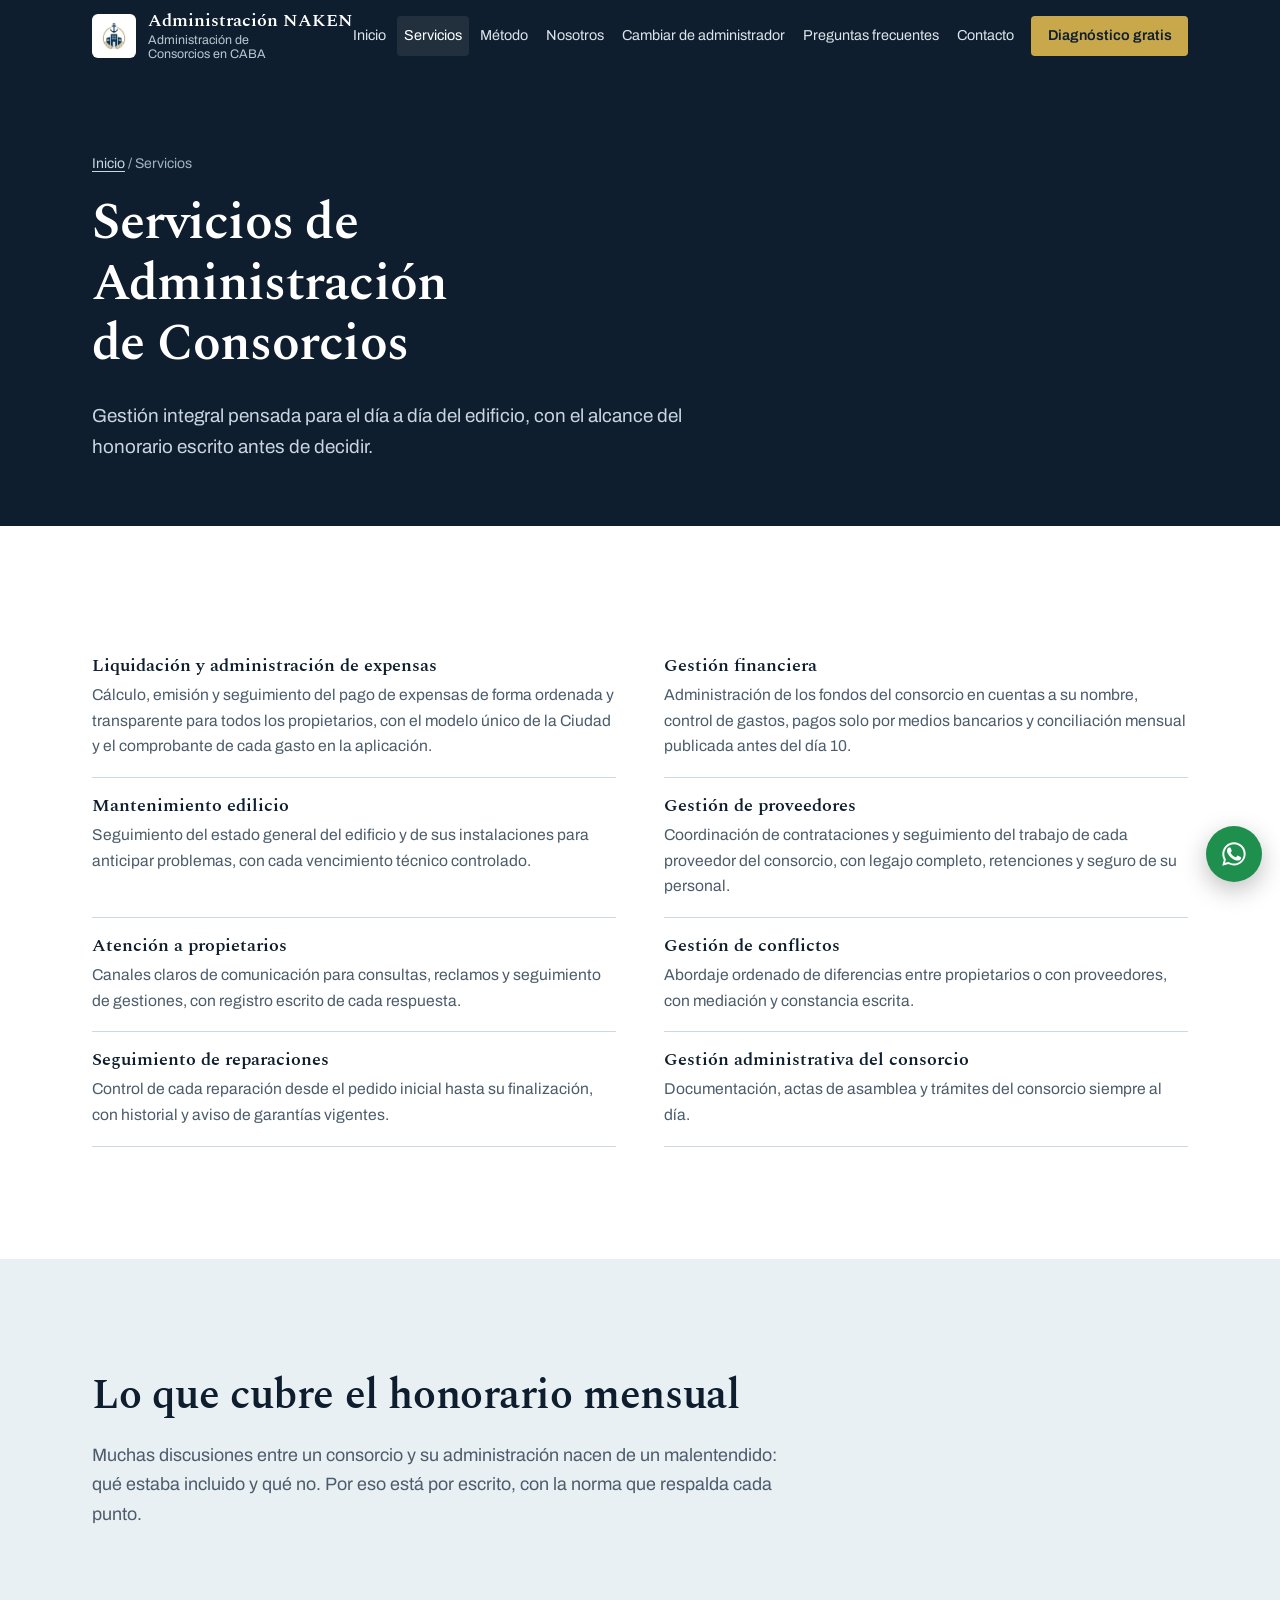
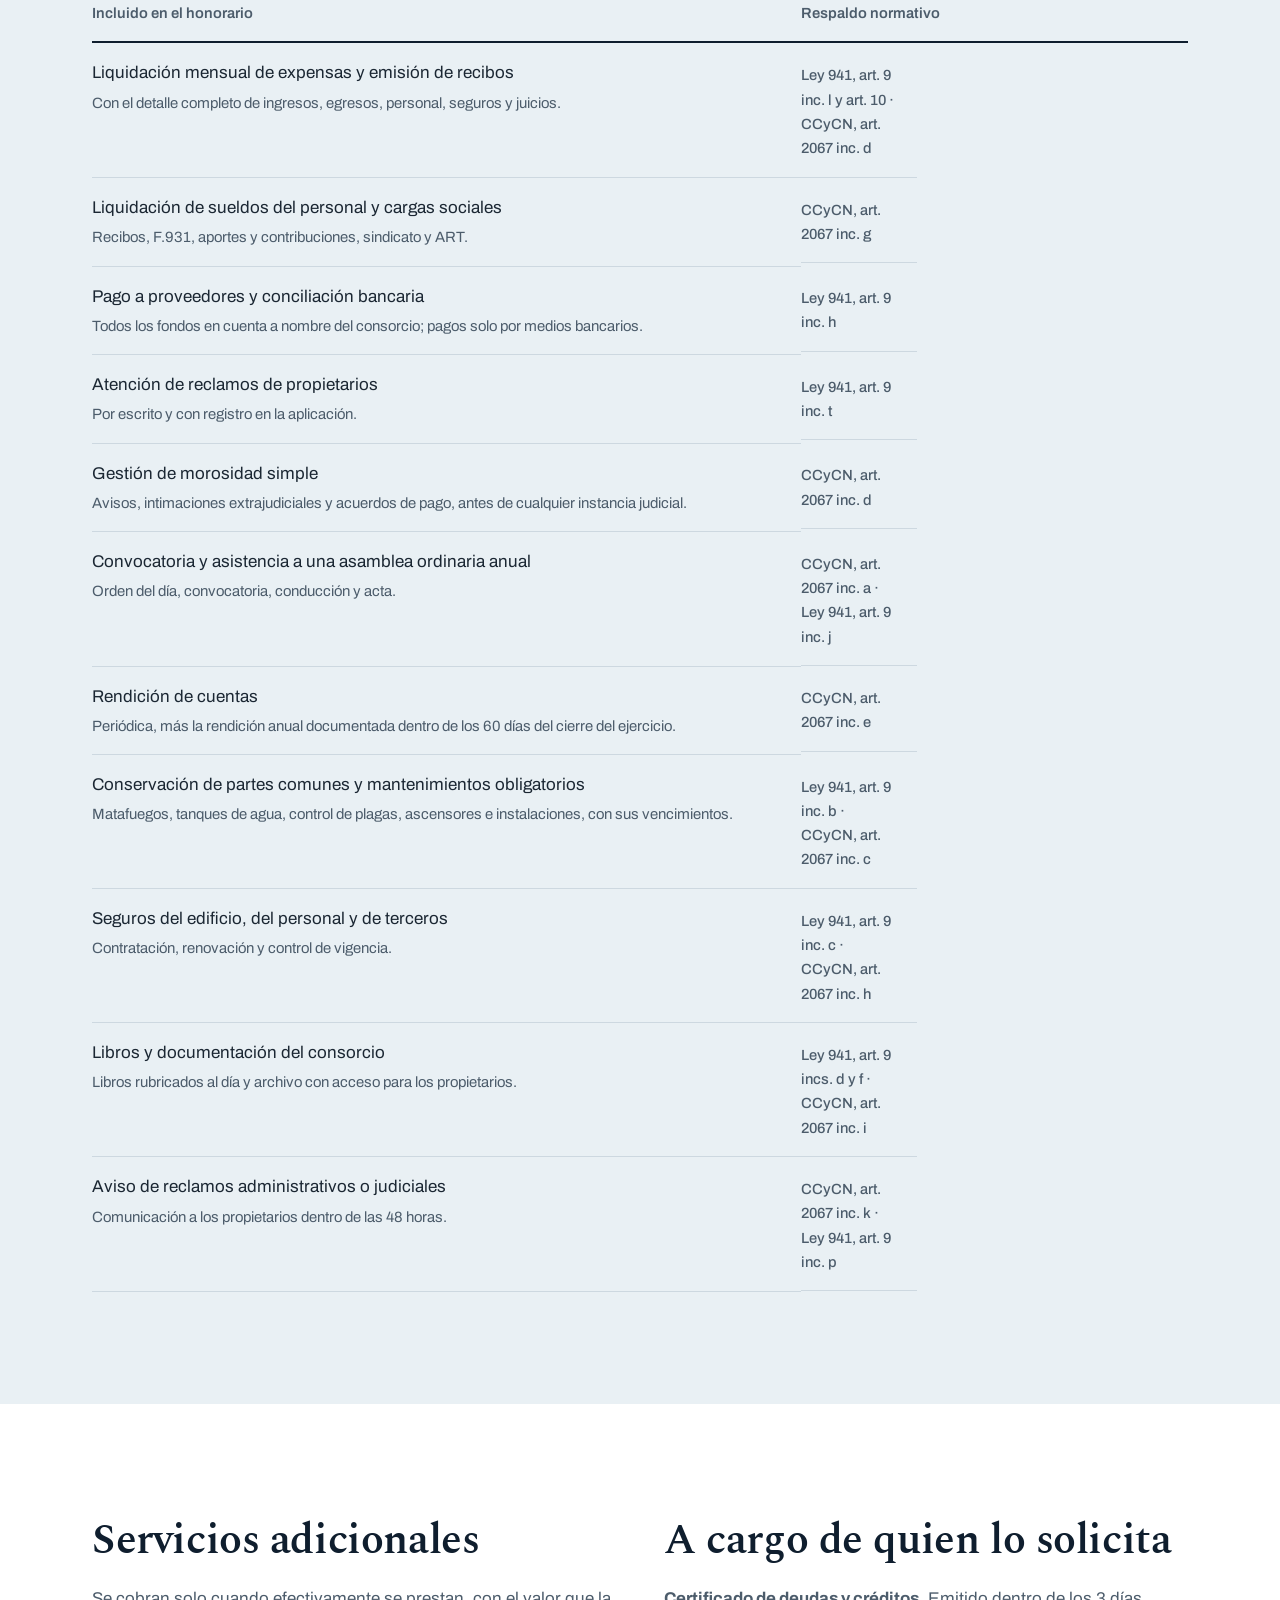
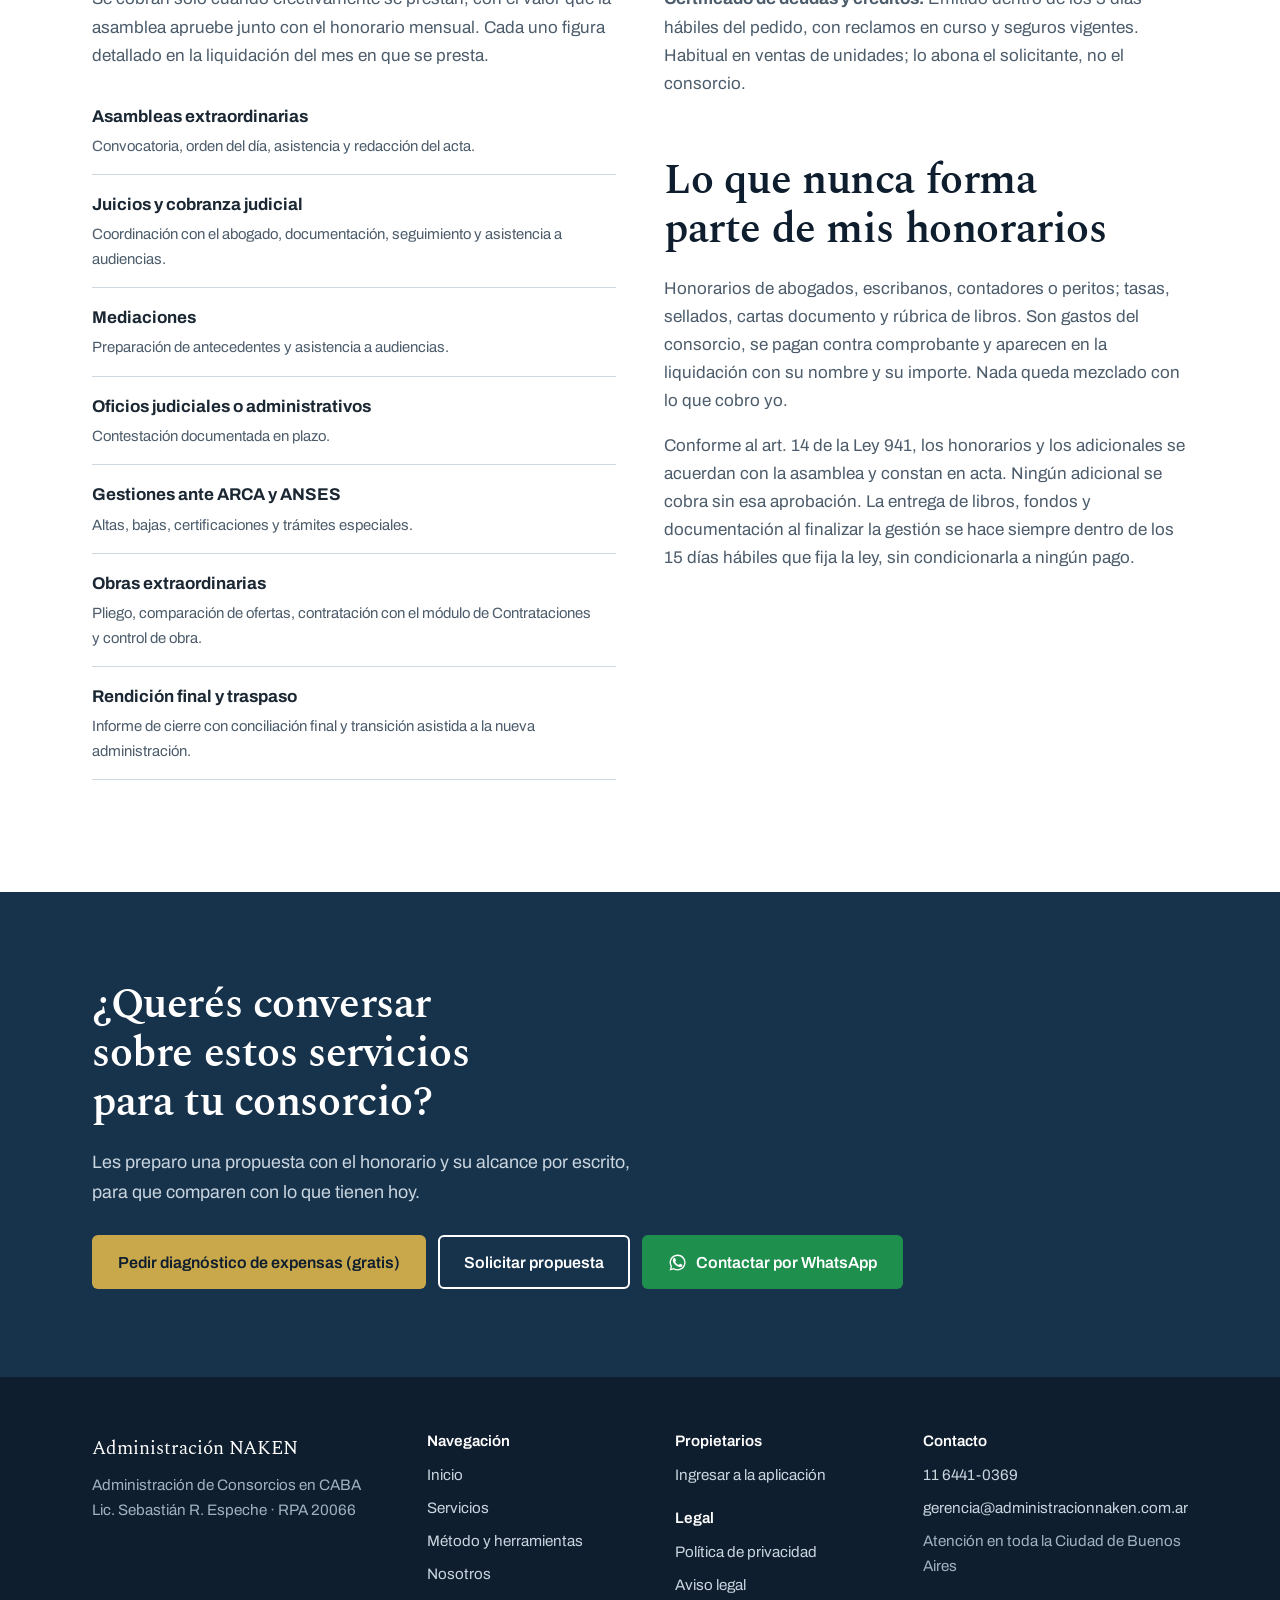
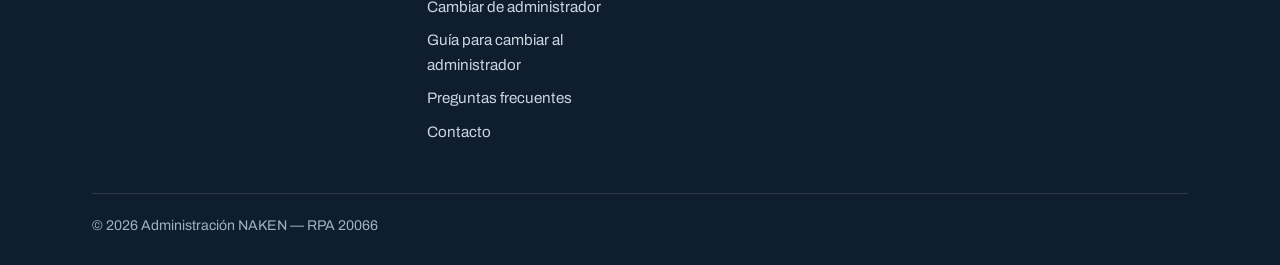
<file: pages/servicios.html>
<!DOCTYPE html>
<html lang="es-AR" class="no-js">
<head>
<meta charset="UTF-8">
<meta name="viewport" content="width=device-width, initial-scale=1.0">
<title>Servicios de Administración de Consorcios en CABA | Administración NAKEN</title>
<meta name="description" content="Liquidación de expensas, gestión financiera, mantenimiento edilicio, gestión de proveedores y más. Servicios de administración de consorcios en CABA.">
<meta name="robots" content="index, follow">
<meta name="author" content="Administración NAKEN">
<link rel="canonical" href="https://administracionnaken.com.ar/pages/servicios.html">
<meta name="theme-color" content="#0f1e2e">

<!-- Open Graph -->
<meta property="og:type" content="website">
<meta property="og:locale" content="es_AR">
<meta property="og:url" content="https://administracionnaken.com.ar/pages/servicios.html">
<meta property="og:site_name" content="Administración NAKEN">
<meta property="og:title" content="Servicios de Administración de Consorcios en CABA | Administración NAKEN">
<meta property="og:description" content="Liquidación de expensas, gestión financiera, mantenimiento edilicio, gestión de proveedores y más. Servicios de administración de consorcios en CABA.">
<meta property="og:image" content="https://administracionnaken.com.ar/assets/images/hero-administracion-consorcios-caba.webp">

<!-- Twitter / X -->
<meta name="twitter:card" content="summary_large_image">
<meta name="twitter:title" content="Servicios de Administración de Consorcios en CABA | Administración NAKEN">
<meta name="twitter:description" content="Liquidación de expensas, gestión financiera, mantenimiento edilicio, gestión de proveedores y más. Servicios de administración de consorcios en CABA.">
<meta name="twitter:image" content="https://administracionnaken.com.ar/assets/images/hero-administracion-consorcios-caba.webp">

<link rel="icon" href="/favicon.ico">
<link rel="preconnect" href="https://fonts.googleapis.com">
<link rel="preconnect" href="https://fonts.gstatic.com" crossorigin>
<link href="https://fonts.googleapis.com/css2?family=Archivo:wght@400;500;600&family=Spectral:wght@500;600&display=swap" rel="stylesheet">
<link rel="stylesheet" href="/css/styles.css?v=2026-11-12">
<script type="application/ld+json">
{
  "@context": "https://schema.org",
  "@type": "BreadcrumbList",
  "itemListElement": [
    {
      "@type": "ListItem",
      "position": 1,
      "name": "Inicio",
      "item": "https://administracionnaken.com.ar/"
    },
    {
      "@type": "ListItem",
      "position": 2,
      "name": "Servicios",
      "item": "https://administracionnaken.com.ar/pages/servicios.html"
    }
  ]
}
</script>
<script type="application/ld+json">
{
  "@context": "https://schema.org",
  "@type": "Service",
  "serviceType": "Administración de consorcios",
  "provider": {
    "@id": "https://administracionnaken.com.ar/#organizacion"
  },
  "areaServed": {
    "@type": "AdministrativeArea",
    "name": "Ciudad Autónoma de Buenos Aires"
  },
  "name": "Administración de Consorcios en CABA"
}
</script>
</head>
<body>
<a class="skip-link" href="#main">Saltar al contenido</a>

<header class="site-header">
    <div class="wrap nav-bar">
        <a href="/" class="brand">
            <img src="/assets/images/naken-logo.png" alt="Administración NAKEN" width="44" height="44">
            <span class="brand-name">Administración NAKEN<small>Administración de Consorcios en CABA</small></span>
        </a>
        <nav class="main-nav" id="mainNav" aria-label="Menú principal">
            <a href="/">Inicio</a>
            <a href="/pages/servicios.html" aria-current="page">Servicios</a>
            <a href="/pages/metodo.html">Método</a>
            <a href="/pages/nosotros.html">Nosotros</a>
            <a href="/pages/cambiar-administrador.html">Cambiar de administrador</a>
            <a href="/pages/preguntas-frecuentes.html">Preguntas frecuentes</a>
            <a href="/pages/contacto.html">Contacto</a>
            <a href="/pages/contacto.html?motivo=diagnostico" class="btn">Diagnóstico gratis</a>
        </nav>
        <button class="hamburger" id="hamburger" aria-label="Abrir menú" aria-expanded="false" aria-controls="mainNav">
            <span></span><span></span><span></span>
        </button>
    </div>
</header>

<section class="page-hero">
    <div class="wrap">
        <nav class="crumbs" aria-label="Ruta"><a href="/">Inicio</a> / Servicios</nav>
        <h1>Servicios de Administración de Consorcios</h1>
        <p>Gestión integral pensada para el día a día del edificio, con el alcance del honorario escrito antes de decidir.</p>
    </div>
</section>

<main id="main">

<section class="section">
    <div class="wrap">
        <ul class="service-list">
            <li><h3>Liquidación y administración de expensas</h3><p>Cálculo, emisión y seguimiento del pago de expensas de forma ordenada y transparente para todos los propietarios, con el modelo único de la Ciudad y el comprobante de cada gasto en la aplicación.</p></li>
            <li><h3>Gestión financiera</h3><p>Administración de los fondos del consorcio en cuentas a su nombre, control de gastos, pagos solo por medios bancarios y conciliación mensual publicada antes del día 10.</p></li>
            <li><h3>Mantenimiento edilicio</h3><p>Seguimiento del estado general del edificio y de sus instalaciones para anticipar problemas, con cada vencimiento técnico controlado.</p></li>
            <li><h3>Gestión de proveedores</h3><p>Coordinación de contrataciones y seguimiento del trabajo de cada proveedor del consorcio, con legajo completo, retenciones y seguro de su personal.</p></li>
            <li><h3>Atención a propietarios</h3><p>Canales claros de comunicación para consultas, reclamos y seguimiento de gestiones, con registro escrito de cada respuesta.</p></li>
            <li><h3>Gestión de conflictos</h3><p>Abordaje ordenado de diferencias entre propietarios o con proveedores, con mediación y constancia escrita.</p></li>
            <li><h3>Seguimiento de reparaciones</h3><p>Control de cada reparación desde el pedido inicial hasta su finalización, con historial y aviso de garantías vigentes.</p></li>
            <li><h3>Gestión administrativa del consorcio</h3><p>Documentación, actas de asamblea y trámites del consorcio siempre al día.</p></li>
        </ul>
    </div>
</section>

<section class="section tint" id="alcance" aria-labelledby="alcance-titulo">
    <div class="wrap">
        <div class="section-head">
            <h2 id="alcance-titulo">Lo que cubre el honorario mensual</h2>
            <p>Muchas discusiones entre un consorcio y su administración nacen de un malentendido: qué estaba incluido y qué no. Por eso está por escrito, con la norma que respalda cada punto.</p>
        </div>
        <table class="terms">
            <thead><tr><th scope="col">Incluido en el honorario</th><th scope="col">Respaldo normativo</th></tr></thead>
            <tbody>
<tr><td>Liquidación mensual de expensas y emisión de recibos<small>Con el detalle completo de ingresos, egresos, personal, seguros y juicios.</small></td><td class="norma">Ley 941, art. 9 inc. l y art. 10 · CCyCN, art. 2067 inc. d</td></tr>
<tr><td>Liquidación de sueldos del personal y cargas sociales<small>Recibos, F.931, aportes y contribuciones, sindicato y ART.</small></td><td class="norma">CCyCN, art. 2067 inc. g</td></tr>
<tr><td>Pago a proveedores y conciliación bancaria<small>Todos los fondos en cuenta a nombre del consorcio; pagos solo por medios bancarios.</small></td><td class="norma">Ley 941, art. 9 inc. h</td></tr>
<tr><td>Atención de reclamos de propietarios<small>Por escrito y con registro en la aplicación.</small></td><td class="norma">Ley 941, art. 9 inc. t</td></tr>
<tr><td>Gestión de morosidad simple<small>Avisos, intimaciones extrajudiciales y acuerdos de pago, antes de cualquier instancia judicial.</small></td><td class="norma">CCyCN, art. 2067 inc. d</td></tr>
<tr><td>Convocatoria y asistencia a una asamblea ordinaria anual<small>Orden del día, convocatoria, conducción y acta.</small></td><td class="norma">CCyCN, art. 2067 inc. a · Ley 941, art. 9 inc. j</td></tr>
<tr><td>Rendición de cuentas<small>Periódica, más la rendición anual documentada dentro de los 60 días del cierre del ejercicio.</small></td><td class="norma">CCyCN, art. 2067 inc. e</td></tr>
<tr><td>Conservación de partes comunes y mantenimientos obligatorios<small>Matafuegos, tanques de agua, control de plagas, ascensores e instalaciones, con sus vencimientos.</small></td><td class="norma">Ley 941, art. 9 inc. b · CCyCN, art. 2067 inc. c</td></tr>
<tr><td>Seguros del edificio, del personal y de terceros<small>Contratación, renovación y control de vigencia.</small></td><td class="norma">Ley 941, art. 9 inc. c · CCyCN, art. 2067 inc. h</td></tr>
<tr><td>Libros y documentación del consorcio<small>Libros rubricados al día y archivo con acceso para los propietarios.</small></td><td class="norma">Ley 941, art. 9 incs. d y f · CCyCN, art. 2067 inc. i</td></tr>
<tr><td>Aviso de reclamos administrativos o judiciales<small>Comunicación a los propietarios dentro de las 48 horas.</small></td><td class="norma">CCyCN, art. 2067 inc. k · Ley 941, art. 9 inc. p</td></tr>
            </tbody>
        </table>
    </div>
</section>

<section class="section" aria-labelledby="adicionales-titulo">
    <div class="wrap cols-2">
        <div>
            <h2 id="adicionales-titulo">Servicios adicionales</h2>
            <p class="muted">Se cobran solo cuando efectivamente se prestan, con el valor que la asamblea apruebe junto con el honorario mensual. Cada uno figura detallado en la liquidación del mes en que se presta.</p>
            <table class="terms"><tbody>
<tr><td><strong>Asambleas extraordinarias</strong><small>Convocatoria, orden del día, asistencia y redacción del acta.</small></td></tr>
<tr><td><strong>Juicios y cobranza judicial</strong><small>Coordinación con el abogado, documentación, seguimiento y asistencia a audiencias.</small></td></tr>
<tr><td><strong>Mediaciones</strong><small>Preparación de antecedentes y asistencia a audiencias.</small></td></tr>
<tr><td><strong>Oficios judiciales o administrativos</strong><small>Contestación documentada en plazo.</small></td></tr>
<tr><td><strong>Gestiones ante ARCA y ANSES</strong><small>Altas, bajas, certificaciones y trámites especiales.</small></td></tr>
<tr><td><strong>Obras extraordinarias</strong><small>Pliego, comparación de ofertas, contratación con el módulo de Contrataciones y control de obra.</small></td></tr>
<tr><td><strong>Rendición final y traspaso</strong><small>Informe de cierre con conciliación final y transición asistida a la nueva administración.</small></td></tr>
            </tbody></table>
        </div>
        <div>
            <h2>A cargo de quien lo solicita</h2>
            <p class="muted"><strong>Certificado de deudas y créditos.</strong> Emitido dentro de los 3 días hábiles del pedido, con reclamos en curso y seguros vigentes. Habitual en ventas de unidades; lo abona el solicitante, no el consorcio.</p>
            <h2 style="margin-top:1.4em;">Lo que nunca forma parte de mis honorarios</h2>
            <p class="muted">Honorarios de abogados, escribanos, contadores o peritos; tasas, sellados, cartas documento y rúbrica de libros. Son gastos del consorcio, se pagan contra comprobante y aparecen en la liquidación con su nombre y su importe. Nada queda mezclado con lo que cobro yo.</p>
            <p class="muted">Conforme al art. 14 de la Ley 941, los honorarios y los adicionales se acuerdan con la asamblea y constan en acta. Ningún adicional se cobra sin esa aprobación. La entrega de libros, fondos y documentación al finalizar la gestión se hace siempre dentro de los 15 días hábiles que fija la ley, sin condicionarla a ningún pago.</p>
        </div>
    </div>
</section>

</main>

<section class="cta-final on-dark" aria-labelledby="cta-final-titulo">
    <div class="wrap">
        <h2 id="cta-final-titulo">¿Querés conversar sobre estos servicios para tu consorcio?</h2>
        <p>Les preparo una propuesta con el honorario y su alcance por escrito, para que comparen con lo que tienen hoy.</p>
        <div class="actions">
            <a href="/pages/contacto.html?motivo=diagnostico" class="btn btn-gold">Pedir diagnóstico de expensas (gratis)</a>
            <a href="/pages/contacto.html?motivo=propuesta" class="btn btn-line">Solicitar propuesta</a>
            <a href="https://wa.me/5491164410369" class="btn btn-wa" target="_blank" rel="noopener"><svg viewBox="0 0 24 24" aria-hidden="true" fill="currentColor"><path d="M17.5 14.4c-.3-.1-1.8-.9-2-1-.3-.1-.5-.1-.7.1-.2.3-.8 1-.9 1.2-.2.2-.3.2-.6.1-.3-.1-1.3-.5-2.4-1.5-.9-.8-1.5-1.8-1.7-2.1-.2-.3 0-.5.1-.6l.4-.5c.1-.2.2-.3.3-.5.1-.2 0-.4 0-.5l-.9-2.2c-.2-.6-.5-.5-.7-.5h-.6c-.2 0-.5.1-.8.4-.3.3-1 1-1 2.5s1.1 2.9 1.2 3.1c.1.2 2.1 3.2 5.1 4.5.7.3 1.3.5 1.7.6.7.2 1.4.2 1.9.1.6-.1 1.8-.7 2-1.4.2-.7.2-1.3.2-1.4-.1-.1-.3-.2-.6-.3zM12 2C6.5 2 2 6.5 2 12c0 1.8.5 3.5 1.3 4.9L2 22l5.3-1.4c1.4.8 3 1.2 4.7 1.2 5.5 0 10-4.5 10-10S17.5 2 12 2zm0 18.2c-1.5 0-3-.4-4.3-1.2l-.3-.2-3.1.8.8-3-.2-.3C4.1 15 3.7 13.5 3.7 12c0-4.6 3.7-8.3 8.3-8.3s8.3 3.7 8.3 8.3-3.7 8.2-8.3 8.2z"/></svg> Contactar por WhatsApp</a>
        </div>
    </div>
</section>

<footer class="site-footer">
    <div class="wrap">
        <div class="footer-grid">
            <div>
                <div class="footer-brand">Administración NAKEN</div>
                <p>Administración de Consorcios en CABA<br>Lic. Sebastián R. Espeche · RPA 20066</p>
            </div>
            <div>
                <h4>Navegación</h4>
                <ul>
                    <li><a href="/">Inicio</a></li>
                    <li><a href="/pages/servicios.html">Servicios</a></li>
                    <li><a href="/pages/metodo.html">Método y herramientas</a></li>
                    <li><a href="/pages/nosotros.html">Nosotros</a></li>
                    <li><a href="/pages/cambiar-administrador.html">Cambiar de administrador</a></li>
                    <li><a href="/pages/guia-cambiar-administrador.html">Guía para cambiar al administrador</a></li>
                    <li><a href="/pages/preguntas-frecuentes.html">Preguntas frecuentes</a></li>
                    <li><a href="/pages/contacto.html">Contacto</a></li>
                </ul>
            </div>
            <div>
                <h4>Propietarios</h4>
                <ul>
                    <li><a href="https://app.administracionnaken.com.ar/">Ingresar a la aplicación</a></li>
                </ul>
                <h4 style="margin-top:22px;">Legal</h4>
                <ul>
                    <li><a href="/pages/legal.html#privacidad">Política de privacidad</a></li>
                    <li><a href="/pages/legal.html#aviso-legal">Aviso legal</a></li>
                </ul>
            </div>
            <div>
                <h4>Contacto</h4>
                <ul>
                    <li><a href="tel:+5491164410369">11 6441-0369</a></li>
                    <li><a href="mailto:gerencia@administracionnaken.com.ar">gerencia@administracionnaken.com.ar</a></li>
                    <li>Atención en toda la Ciudad de Buenos Aires</li>
                </ul>
            </div>
        </div>
        <div class="footer-bottom">
            <span>&copy; <span id="year">2026</span> Administración NAKEN — RPA 20066</span>
        </div>
    </div>
</footer>

<a href="https://wa.me/5491164410369" class="wa-float" target="_blank" rel="noopener" aria-label="Contactar por WhatsApp"><svg viewBox="0 0 24 24" aria-hidden="true" fill="currentColor"><path d="M17.5 14.4c-.3-.1-1.8-.9-2-1-.3-.1-.5-.1-.7.1-.2.3-.8 1-.9 1.2-.2.2-.3.2-.6.1-.3-.1-1.3-.5-2.4-1.5-.9-.8-1.5-1.8-1.7-2.1-.2-.3 0-.5.1-.6l.4-.5c.1-.2.2-.3.3-.5.1-.2 0-.4 0-.5l-.9-2.2c-.2-.6-.5-.5-.7-.5h-.6c-.2 0-.5.1-.8.4-.3.3-1 1-1 2.5s1.1 2.9 1.2 3.1c.1.2 2.1 3.2 5.1 4.5.7.3 1.3.5 1.7.6.7.2 1.4.2 1.9.1.6-.1 1.8-.7 2-1.4.2-.7.2-1.3.2-1.4-.1-.1-.3-.2-.6-.3zM12 2C6.5 2 2 6.5 2 12c0 1.8.5 3.5 1.3 4.9L2 22l5.3-1.4c1.4.8 3 1.2 4.7 1.2 5.5 0 10-4.5 10-10S17.5 2 12 2zm0 18.2c-1.5 0-3-.4-4.3-1.2l-.3-.2-3.1.8.8-3-.2-.3C4.1 15 3.7 13.5 3.7 12c0-4.6 3.7-8.3 8.3-8.3s8.3 3.7 8.3 8.3-3.7 8.2-8.3 8.2z"/></svg></a>

<script src="/js/main.js?v=2026-11-12"></script>
</body>
</html>
</file>
<file: css/styles.css>
/* ============================================================
   ADMINISTRACIÓN NAKEN — estilos del sitio
   Identidad: navy profundo + dorado de la marca. El motivo propio
   es la bitácora: una columna de tiempo y una entrada asentada.
   Tipografías: Spectral (títulos) + Archivo (texto).
   ============================================================ */

:root {
    --navy: #0f1e2e;
    --sea: #17324b;
    --gold: #c9a84c;        /* sobre fondo oscuro */
    --brass: #8a6a1f;       /* dorado legible sobre fondo claro */
    --ice: #e9f0f4;
    --line: #cdd8e0;
    --ink: #1b2733;
    --muted: #4c5c6b;
    --white: #ffffff;
    --risk: #9e3b26;

    --serif: 'Spectral', Georgia, 'Times New Roman', serif;
    --sans: 'Archivo', system-ui, -apple-system, 'Segoe UI', sans-serif;

    --wrap: 1160px;
    --gutter: clamp(16px, 4vw, 32px);
    --space: clamp(64px, 9vw, 112px);
}

*, *::before, *::after { box-sizing: border-box; }
html { scroll-behavior: smooth; -webkit-text-size-adjust: 100%; }
@media (prefers-reduced-motion: reduce) { html { scroll-behavior: auto; } *, *::before, *::after { transition: none !important; animation: none !important; } }

body {
    margin: 0;
    font-family: var(--sans);
    font-size: 1.0625rem;
    line-height: 1.65;
    color: var(--ink);
    background: var(--white);
    -webkit-font-smoothing: antialiased;
}
img, svg { max-width: 100%; display: block; }
a { color: var(--sea); text-underline-offset: 3px; }
a:hover { color: var(--navy); }
p { margin: 0 0 1em; }
ul, ol { margin: 0; padding: 0; }

h1, h2, h3, h4 {
    font-family: var(--serif);
    color: var(--navy);
    font-weight: 600;
    line-height: 1.18;
    margin: 0 0 .5em;
    text-wrap: balance;
}
h1 { font-size: clamp(2.3rem, 5.4vw, 3.9rem); letter-spacing: -.015em; }
h2 { font-size: clamp(1.75rem, 3.4vw, 2.6rem); letter-spacing: -.01em; }
h3 { font-size: 1.32rem; }
h4 { font-size: 1.1rem; }

:focus-visible { outline: 3px solid var(--gold); outline-offset: 3px; border-radius: 2px; }

.wrap { max-width: var(--wrap); margin: 0 auto; padding: 0 var(--gutter); }
.narrow { max-width: 68ch; }
.lead { font-size: 1.2rem; color: var(--muted); max-width: 60ch; }
.muted { color: var(--muted); }
.small { font-size: .92rem; }
.tnum { font-variant-numeric: tabular-nums lining-nums; }

.skip-link { position: absolute; left: -999px; top: 0; background: var(--navy); color: #fff; padding: 10px 18px; z-index: 2000; }
.skip-link:focus { left: 8px; top: 8px; }

/* ---------- Botones ---------- */
.btn {
    display: inline-flex; align-items: center; justify-content: center; gap: .55em;
    font: 600 1rem/1.2 var(--sans);
    padding: .95em 1.5em; border-radius: 6px; border: 2px solid transparent;
    text-decoration: none; cursor: pointer; transition: background .2s, color .2s, border-color .2s;
}
.btn-gold { background: var(--gold); color: var(--navy); }
.btn-gold:hover { background: #d9bb63; color: var(--navy); }
.btn-navy { background: var(--navy); color: #fff; }
.btn-navy:hover { background: var(--sea); color: #fff; }
.btn-line { border-color: currentColor; color: var(--navy); background: transparent; }
.btn-line:hover { background: var(--navy); color: #fff; border-color: var(--navy); }
.on-dark .btn-line { color: #fff; }
.on-dark .btn-line:hover { background: #fff; color: var(--navy); border-color: #fff; }
.btn-wa { background: #1f8f4e; color: #fff; }
.btn-wa:hover { background: #18773f; color: #fff; }
.btn svg { width: 1.2em; height: 1.2em; flex: none; }
.actions { display: flex; flex-wrap: wrap; gap: 12px; }

/* ---------- Header ---------- */
.site-header { background: var(--navy); color: #fff; position: sticky; top: 0; z-index: 100; }
.nav-bar { display: flex; align-items: center; justify-content: space-between; gap: 20px; min-height: 72px; }
.brand { display: flex; align-items: center; gap: 12px; color: #fff; text-decoration: none; }
.brand img { width: 44px; height: 44px; border-radius: 6px; background: #fff; object-fit: contain; padding: 2px; }
.brand-name { font-family: var(--serif); font-weight: 600; font-size: 1.15rem; line-height: 1.1; white-space: nowrap; }
.brand-name small { display: block; white-space: normal; max-width: 150px; font-family: var(--sans); font-weight: 400; font-size: .78rem; color: #b9c7d3; margin-top: 3px; }
.brand:hover { color: #fff; }
.main-nav { display: flex; align-items: center; gap: 4px; }
.main-nav a { color: #dbe4ea; text-decoration: none; font-size: .9rem; padding: 8px 7px; border-radius: 4px; white-space: nowrap; }
.main-nav a:hover, .main-nav a[aria-current="page"] { color: #fff; background: rgba(255,255,255,.08); }
.main-nav a.btn { margin-left: 6px; padding: .65em 1em; color: var(--navy); background: var(--gold); }
.main-nav a.btn:hover { background: #d9bb63; }
.hamburger { display: none; background: none; border: 0; padding: 10px; cursor: pointer; }
.hamburger span { display: block; width: 24px; height: 2px; background: #fff; margin: 5px 0; transition: transform .2s, opacity .2s; }
.hamburger[aria-expanded="true"] span:nth-child(1) { transform: translateY(7px) rotate(45deg); }
.hamburger[aria-expanded="true"] span:nth-child(2) { opacity: 0; }
.hamburger[aria-expanded="true"] span:nth-child(3) { transform: translateY(-7px) rotate(-45deg); }

@media (max-width: 1240px) {
    .hamburger { display: block; }
    .main-nav { display: none; position: absolute; left: 0; right: 0; top: 100%; background: var(--navy); flex-direction: column; align-items: stretch; padding: 8px var(--gutter) 20px; border-top: 1px solid rgba(255,255,255,.1); }
    .main-nav.open { display: flex; }
    .main-nav a { padding: 12px 6px; font-size: 1.02rem; }
    .main-nav a.btn { margin: 10px 0 0; }
}

/* ---------- Secciones ---------- */
.section { padding: var(--space) 0; }
.section.tint { background: var(--ice); }
.section.dark { background: var(--navy); color: #d6e0e8; }
.section.dark h2, .section.dark h3 { color: #fff; }
.section.dark .muted, .section.dark .lead { color: #b3c3d0; }
.section-head { margin-bottom: clamp(32px, 5vw, 56px); max-width: 70ch; }
.section-head p { color: var(--muted); font-size: 1.12rem; }
.dark .section-head p { color: #b3c3d0; }
.rule-gold { width: 56px; height: 3px; background: var(--gold); border: 0; margin: 0 0 22px; }

/* ---------- Hero ---------- */
.hero { background: var(--navy); color: #d6e0e8; padding: clamp(48px, 8vw, 96px) 0 clamp(56px, 8vw, 104px); position: relative; overflow: hidden; }
.hero::before { /* retícula de carta náutica, muy tenue */
    content: ""; position: absolute; inset: 0; pointer-events: none;
    background-image: linear-gradient(rgba(201,168,76,.07) 1px, transparent 1px), linear-gradient(90deg, rgba(201,168,76,.07) 1px, transparent 1px);
    background-size: 64px 64px; mask-image: linear-gradient(90deg, transparent 0%, #000 60%);
}
.hero-grid { position: relative; display: grid; grid-template-columns: 1.05fr .95fr; gap: clamp(32px, 5vw, 72px); align-items: center; }
.hero h1 { color: #fff; margin-bottom: .35em; }
.hero-rpa { display: inline-block; font-size: .9rem; color: var(--gold); border-left: 3px solid var(--gold); padding-left: 12px; margin-bottom: 26px; }
.hero-sub { font-size: clamp(1.1rem, 1.6vw, 1.28rem); color: #c9d5df; max-width: 46ch; margin-bottom: 30px; }
.hero-sign { margin-top: 28px; font-size: .95rem; color: #9fb2c2; }
.hero-sign strong { color: #fff; font-weight: 600; }
@media (max-width: 900px) { .hero-grid { grid-template-columns: 1fr; } }

/* ---------- Bitácora (motivo propio) ---------- */
.log {
    margin: 0;
    background: #fbfcfd; color: var(--ink); border-radius: 4px; position: relative;
    box-shadow: 0 30px 60px -20px rgba(0,0,0,.55);
    background-image: repeating-linear-gradient(#fbfcfd 0 31px, #dfe7ed 31px 32px);
    padding: 26px 26px 22px 0;
}
.log::before { content: ""; position: absolute; top: 0; bottom: 0; left: 108px; border-left: 2px solid rgba(158,59,38,.35); }
.log-head { display: flex; justify-content: space-between; align-items: baseline; padding-left: 128px; font-size: .85rem; color: var(--muted); margin-bottom: 10px; }
.log-entry { display: grid; grid-template-columns: 108px 1fr; column-gap: 20px; }
.log-time { font: 600 1.9rem/1 var(--sans); font-variant-numeric: tabular-nums; color: var(--risk); text-align: right; padding-right: 14px; padding-top: 2px; }
.log-body p { margin: 0 0 .7em; line-height: 1.6; }
.log-body ul { list-style: none; margin: 4px 0 10px; }
.log-body li { padding-left: 20px; position: relative; margin-bottom: .45em; line-height: 1.5; }
.log-body li::before { content: "?"; position: absolute; left: 0; color: var(--brass); font-weight: 700; }
.log-foot { padding-left: 128px; font-family: var(--serif); font-size: 1.12rem; color: var(--navy); margin-top: 6px; }
@media (max-width: 520px) {
    .log { padding: 22px 18px 18px 0; }
    .log::before { left: 64px; }
    .log-entry { grid-template-columns: 64px 1fr; column-gap: 14px; }
    .log-time { font-size: 1.3rem; padding-right: 8px; }
    .log-head, .log-foot { padding-left: 78px; }
}

/* Línea de tiempo en formato bitácora (secuencias reales: 90 días, toma de posesión) */
.timeline { list-style: none; border-top: 1px solid var(--line); }
.timeline li { display: grid; grid-template-columns: 150px 1fr; gap: 24px; padding: 22px 0; border-bottom: 1px solid var(--line); }
.timeline .when { font: 600 1.05rem/1.3 var(--sans); font-variant-numeric: tabular-nums; color: var(--brass); }
.timeline h3 { margin-bottom: .25em; font-size: 1.2rem; }
.timeline p { margin: 0; color: var(--muted); }
.dark .timeline { border-color: rgba(255,255,255,.15); }
.dark .timeline li { border-color: rgba(255,255,255,.15); }
.dark .timeline .when { color: var(--gold); }
.dark .timeline p { color: #b3c3d0; }
@media (max-width: 640px) { .timeline li { grid-template-columns: 1fr; gap: 4px; } }

/* ---------- Lo que se ve / lo que no ---------- */
.ledger { width: 100%; border-collapse: collapse; }
.ledger th { text-align: left; font: 600 .95rem/1.3 var(--sans); color: var(--muted); padding: 0 0 14px; border-bottom: 2px solid var(--navy); }
.ledger td { padding: 18px 0; border-bottom: 1px solid var(--line); vertical-align: top; }
.ledger td:first-child { font-family: var(--serif); font-size: 1.15rem; color: var(--navy); width: 34%; padding-right: 28px; }
.ledger td:last-child { color: var(--muted); }
@media (max-width: 680px) {
    .ledger thead { display: none; }
    .ledger tr, .ledger td { display: block; width: 100% !important; }
    .ledger td:first-child { border-bottom: 0; padding-bottom: 4px; }
    .ledger td:last-child { padding-top: 0; }
}
.callout { margin-top: 40px; padding: 28px 32px; background: var(--navy); color: #fff; border-radius: 4px; font-family: var(--serif); font-size: clamp(1.2rem, 2vw, 1.45rem); line-height: 1.45; }
.callout span { display: block; color: var(--gold); margin-top: 6px; }

/* ---------- Tres prácticas ---------- */
.practices { display: grid; grid-template-columns: repeat(3, 1fr); gap: 0; border-top: 2px solid var(--navy); }
.practice { padding: 28px 28px 8px 0; }
.practice + .practice { padding-left: 28px; border-left: 1px solid var(--line); }
.practice h3 { font-size: 1.4rem; }
.practice p { color: var(--muted); }
@media (max-width: 820px) {
    .practices { grid-template-columns: 1fr; }
    .practice, .practice + .practice { padding: 24px 0 8px; border-left: 0; border-bottom: 1px solid var(--line); }
}

/* ---------- Cuatro momentos / herramientas ---------- */
.moments { list-style: none; counter-reset: m; }
.moment { display: grid; grid-template-columns: 220px 1fr 1fr; gap: 32px; padding: 34px 0; border-top: 1px solid rgba(255,255,255,.15); }
.moment:last-child { border-bottom: 1px solid rgba(255,255,255,.15); }
.moment-id { counter-increment: m; }
.moment-id::before { content: "Momento " counter(m); display: block; color: var(--gold); font-size: .95rem; margin-bottom: 6px; }
.moment-id h3 { margin: 0 0 4px; font-size: 1.5rem; }
.moment-id .tool { color: #b3c3d0; font-size: .98rem; }
.moment h4 { font-family: var(--sans); font-size: .95rem; font-weight: 600; margin-bottom: 6px; }
.moment .risk h4 { color: #e89a85; }
.moment .does h4 { color: var(--gold); }
.moment p { margin: 0; color: #c3d0db; }
.tint .moment, .plain .moment { border-color: var(--line); }
@media (max-width: 900px) { .moment { grid-template-columns: 1fr; gap: 14px; } }

/* ---------- Listas sobrias ---------- */
.service-list { display: grid; grid-template-columns: repeat(2, 1fr); gap: 0 48px; list-style: none; }
.service-list li { padding: 18px 0; border-bottom: 1px solid var(--line); }
.service-list h3 { font-size: 1.15rem; margin-bottom: .2em; }
.service-list p { margin: 0; color: var(--muted); font-size: .98rem; }
@media (max-width: 760px) { .service-list { grid-template-columns: 1fr; } }

.checks { list-style: none; }
.checks li { position: relative; padding: 10px 0 10px 32px; border-bottom: 1px solid var(--line); }
.checks li::before { content: ""; position: absolute; left: 4px; top: 18px; width: 12px; height: 7px; border-left: 2px solid var(--brass); border-bottom: 2px solid var(--brass); transform: rotate(-45deg); }

/* ---------- Tabla de compromisos / alcance ---------- */
.terms { width: 100%; border-collapse: collapse; }
.terms th, .terms td { text-align: left; padding: 16px 16px 16px 0; border-bottom: 1px solid var(--line); vertical-align: top; }
.terms thead th { font-size: .92rem; font-weight: 600; color: var(--muted); border-bottom: 2px solid var(--navy); }
.terms td.value { font-weight: 600; color: var(--navy); white-space: nowrap; }
.terms td small { display: block; color: var(--muted); font-size: .93rem; margin-top: 3px; }
.terms td.norma { color: var(--muted); font-size: .92rem; width: 30%; }
@media (max-width: 680px) {
    .terms thead { display: none; }
    .terms tr { display: block; border-bottom: 1px solid var(--line); padding: 12px 0; }
    .terms td { display: block; border: 0; padding: 2px 0; width: auto !important; white-space: normal; }
}

/* ---------- Pruebas sin cargo ---------- */
.offers { display: grid; grid-template-columns: repeat(3, 1fr); gap: 20px; }
.offer { background: #fff; border: 1px solid var(--line); border-top: 4px solid var(--gold); border-radius: 4px; padding: 26px 24px; display: flex; flex-direction: column; }
.offer h3 { font-size: 1.25rem; }
.offer p { color: var(--muted); flex: 1; }
.offer a { font-weight: 600; }
@media (max-width: 860px) { .offers { grid-template-columns: 1fr; } }

/* ---------- Perfil ---------- */
.profile { display: grid; grid-template-columns: 1fr 1.1fr; gap: clamp(32px, 5vw, 72px); align-items: start; }
.profile .quote { font-family: var(--serif); font-size: clamp(1.4rem, 2.6vw, 2rem); line-height: 1.3; color: var(--navy); margin: 0 0 18px; }
.facts { list-style: none; border-top: 2px solid var(--navy); }
.facts li { display: grid; grid-template-columns: 190px 1fr; gap: 16px; padding: 14px 0; border-bottom: 1px solid var(--line); }
.facts b { font-weight: 600; color: var(--navy); }
.facts span { color: var(--muted); }
@media (max-width: 860px) { .profile { grid-template-columns: 1fr; } }
@media (max-width: 520px) { .facts li { grid-template-columns: 1fr; gap: 2px; } }

.cols-3 { display: grid; grid-template-columns: repeat(3, 1fr); gap: 32px; }
.cols-3 h3 { font-family: var(--sans); font-size: 1rem; font-weight: 600; color: var(--brass); margin-bottom: 12px; }
.cols-3 ul { list-style: none; }
.cols-3 li { padding: 9px 0; border-bottom: 1px solid var(--line); font-size: .98rem; }
.cols-2 { display: grid; grid-template-columns: repeat(2, 1fr); gap: 0 48px; }
@media (max-width: 860px) { .cols-3, .cols-2 { grid-template-columns: 1fr; } }

.record { list-style: none; display: grid; grid-template-columns: repeat(2, 1fr); gap: 0 48px; }
.record li { padding: 18px 0; border-bottom: 1px solid var(--line); }
.record h3 { font-size: 1.15rem; margin-bottom: .2em; }
.record p { margin: 0; color: var(--muted); }
@media (max-width: 760px) { .record { grid-template-columns: 1fr; } }

/* ---------- Página interior ---------- */
.page-hero { background: var(--navy); color: #c9d5df; padding: clamp(40px, 7vw, 80px) 0 clamp(40px, 6vw, 64px); }
.page-hero h1 { color: #fff; font-size: clamp(2rem, 4.6vw, 3.2rem); max-width: 22ch; }
.page-hero p { font-size: 1.18rem; max-width: 56ch; margin: 0; }
.crumbs { font-size: .88rem; color: #9fb2c2; margin-bottom: 18px; }
.crumbs a { color: #c9d5df; }

.prose { max-width: 70ch; }
.prose h2 { margin-top: 1.6em; font-size: clamp(1.5rem, 2.6vw, 2rem); }
.prose h3 { margin-top: 1.4em; }
.prose ul { padding-left: 1.2em; margin-bottom: 1em; }
.prose li { margin-bottom: .35em; }

.tool-block { display: grid; grid-template-columns: 260px 1fr; gap: 40px; padding: 48px 0; border-top: 1px solid var(--line); }
.tool-block:first-of-type { border-top: 2px solid var(--navy); }
.tool-block .moment-tag { color: var(--brass); font-size: .95rem; margin-bottom: 6px; }
.tool-block h2 { font-size: clamp(1.6rem, 2.8vw, 2.1rem); }
.tool-block .body p.label { font-weight: 600; margin: 14px 0 4px; }
.tool-block .body p.label.r { color: var(--risk); }
.tool-block .body p.label.d { color: var(--brass); }
.tool-block .body p { color: var(--muted); }
.tool-block .body ul { list-style: none; margin-top: 8px; }
.tool-block .body li { padding: 9px 0 9px 26px; border-bottom: 1px solid var(--line); position: relative; }
.tool-block .body li::before { content: ""; position: absolute; left: 3px; top: 17px; width: 11px; height: 6px; border-left: 2px solid var(--brass); border-bottom: 2px solid var(--brass); transform: rotate(-45deg); }
@media (max-width: 860px) { .tool-block { grid-template-columns: 1fr; gap: 12px; } }

/* ---------- FAQ ---------- */
.faq-list { border-top: 2px solid var(--navy); max-width: 860px; }
.faq-item { border-bottom: 1px solid var(--line); }
.faq-question {
    width: 100%; display: flex; justify-content: space-between; align-items: center; gap: 20px;
    background: none; border: 0; padding: 22px 0; cursor: pointer; text-align: left;
    font: 600 1.2rem/1.35 var(--serif); color: var(--navy);
}
.faq-question .sign { flex: none; width: 22px; height: 22px; position: relative; }
.faq-question .sign::before, .faq-question .sign::after { content: ""; position: absolute; left: 4px; right: 4px; top: 10px; height: 2px; background: var(--brass); transition: transform .2s; }
.faq-question .sign::after { transform: rotate(90deg); }
.faq-question[aria-expanded="true"] .sign::after { transform: rotate(0); }
.faq-answer { overflow: hidden; max-height: 0; transition: max-height .3s ease; }
.faq-answer > div { padding: 0 0 24px; color: var(--muted); max-width: 72ch; }
.faq-answer h4 { font-size: 1.08rem; margin: 1.2em 0 .4em; }
.faq-answer ul { padding-left: 1.2em; margin-bottom: 1em; }
.faq-answer blockquote { border-left: 3px solid var(--gold); margin: 12px 0; padding-left: 16px; font-style: italic; }
.no-js .faq-answer { max-height: none; }

/* ---------- Formulario ---------- */
.form-grid { display: grid; grid-template-columns: 1fr 1fr; gap: 18px 22px; }
.form-field { display: flex; flex-direction: column; gap: 6px; }
.form-field.full { grid-column: 1 / -1; }
.form-field label { font-weight: 600; font-size: .95rem; color: var(--navy); }
.form-field input, .form-field select, .form-field textarea {
    font: inherit; padding: 12px 14px; border: 1px solid #9fb0bf; border-radius: 4px; background: #fff; color: var(--ink); width: 100%;
}
.form-field textarea { min-height: 150px; resize: vertical; }
.form-field input:focus, .form-field select:focus, .form-field textarea:focus { outline: 3px solid var(--gold); outline-offset: 0; border-color: var(--navy); }
.form-field .error { display: none; color: var(--risk); font-size: .88rem; }
.form-field.invalid input, .form-field.invalid textarea, .form-field.invalid select { border-color: var(--risk); }
.form-field.invalid .error { display: block; }
.hp { position: absolute; left: -5000px; width: 1px; height: 1px; overflow: hidden; }
.form-status { margin-top: 18px; padding: 16px 18px; border-radius: 4px; display: none; }
.form-status.ok { display: block; background: #e7f3ec; color: #1d5b36; border: 1px solid #b6d9c3; }
.form-status.err { display: block; background: #fbecea; color: var(--risk); border: 1px solid #ebc1b8; }
.contact-grid { display: grid; grid-template-columns: 1.5fr 1fr; gap: clamp(32px, 5vw, 64px); align-items: start; }
.contact-aside { background: var(--ice); padding: 28px; border-radius: 4px; }
.contact-aside dl { margin: 0; }
.contact-aside dt { font-weight: 600; color: var(--navy); margin-top: 14px; }
.contact-aside dd { margin: 2px 0 0; color: var(--muted); }
@media (max-width: 860px) { .contact-grid, .form-grid { grid-template-columns: 1fr; } }

/* ---------- CTA final ---------- */
.cta-final { background: var(--sea); color: #c9d5df; padding: clamp(56px, 8vw, 88px) 0; }
.cta-final h2 { color: #fff; max-width: 24ch; }
.cta-final p { max-width: 56ch; font-size: 1.12rem; margin-bottom: 28px; }

/* ---------- Footer ---------- */
.site-footer { background: var(--navy); color: #9fb2c2; padding: 56px 0 28px; font-size: .95rem; }
.footer-grid { display: grid; grid-template-columns: 1.4fr 1fr 1fr 1.2fr; gap: 32px; }
.site-footer h4 { font-family: var(--sans); font-size: .95rem; color: #fff; margin-bottom: 12px; }
.site-footer ul { list-style: none; }
.site-footer li { margin-bottom: 8px; }
.site-footer a { color: #c9d5df; text-decoration: none; }
.site-footer a:hover { color: #fff; text-decoration: underline; }
.footer-brand { font-family: var(--serif); font-size: 1.2rem; color: #fff; margin-bottom: 8px; }
.footer-bottom { margin-top: 40px; padding-top: 20px; border-top: 1px solid rgba(255,255,255,.12); font-size: .88rem; }
@media (max-width: 860px) { .footer-grid { grid-template-columns: 1fr 1fr; } }
@media (max-width: 520px) { .footer-grid { grid-template-columns: 1fr; } }

.wa-float { position: fixed; right: 18px; bottom: 18px; width: 56px; height: 56px; border-radius: 50%; background: #1f8f4e; color: #fff; display: grid; place-items: center; box-shadow: 0 8px 24px rgba(0,0,0,.25); z-index: 90; }
.wa-float:hover { background: #18773f; color: #fff; }
.wa-float svg { width: 28px; height: 28px; }

/* ---------- Página legal ---------- */
.legal-block { max-width: 72ch; margin-bottom: 56px; }
.legal-block h2 { margin-top: 0; }
.legal-block h3 { font-size: 1.15rem; margin-top: 1.6em; }
.legal-block ul { padding-left: 1.2em; margin-bottom: 1em; }
.legal-date { color: var(--muted); font-size: .9rem; }

/* ---------- Guía para cambiar al administrador ---------- */
.guide-top { display: grid; grid-template-columns: 1.3fr 1fr; gap: clamp(32px, 5vw, 64px); align-items: start; }
.guide-top .quote { font-family: var(--serif); font-size: clamp(1.35rem, 2.4vw, 1.8rem); line-height: 1.35; color: var(--navy); margin-bottom: 18px; }
.summary { background: var(--ice); border-left: 4px solid var(--gold); padding: 26px 28px; border-radius: 4px; }
.summary h2 { font-size: 1.35rem; }
.summary ol { padding-left: 1.2em; }
.summary li { margin-bottom: .55em; }
@media (max-width: 860px) { .guide-top { grid-template-columns: 1fr; } }

.phase { display: grid; grid-template-columns: 140px 1fr; gap: 32px; padding: 48px 0; border-top: 2px solid var(--navy); }
.phase-num { font: 600 1.05rem/1.3 var(--sans); color: var(--brass); padding-top: 8px; }
.phase h2 { font-size: clamp(1.6rem, 3vw, 2.2rem); }
.phase .lead { margin-bottom: 18px; }
.phase h3.sub { font-family: var(--sans); font-size: 1rem; font-weight: 600; color: var(--navy); margin: 30px 0 8px; }
@media (max-width: 760px) { .phase { grid-template-columns: 1fr; gap: 4px; } }

.checklist { list-style: none; border-top: 1px solid var(--line); }
.checklist li { border-bottom: 1px solid var(--line); }
.checklist label { display: grid; grid-template-columns: 26px 1fr; gap: 12px; padding: 13px 0; cursor: pointer; }
.checklist input { width: 20px; height: 20px; margin-top: 3px; accent-color: var(--navy); cursor: pointer; }
.checklist input:checked + span { color: var(--muted); }
.checklist.compact label { padding: 8px 0; font-size: .97rem; }
.norma { display: block; margin-top: 4px; font-size: .86rem; color: var(--brass); font-weight: 500; }

.paths { list-style: none; display: grid; grid-template-columns: repeat(2, 1fr); gap: 16px; counter-reset: c; }
.paths li { counter-increment: c; border: 1px solid var(--line); border-radius: 4px; padding: 18px 20px; }
.paths h3 { font-size: 1.12rem; }
.paths h3::before { content: counter(c) ". "; color: var(--brass); }
.paths p { color: var(--muted); margin-bottom: 6px; font-size: .97rem; }
@media (max-width: 760px) { .paths { grid-template-columns: 1fr; } }

.odd { padding-left: 1.4em; background: #fbfcfd; border: 1px dashed #9fb0bf; border-radius: 4px; padding: 16px 20px 16px 2.2em; }
.odd li { margin-bottom: .4em; }

.receive { display: grid; grid-template-columns: repeat(2, 1fr); gap: 8px 40px; }
.receive h3 { font-family: var(--sans); font-size: 1rem; font-weight: 600; color: var(--brass); margin: 18px 0 6px; }
@media (max-width: 760px) { .receive { grid-template-columns: 1fr; } }

.ladder { list-style: none; counter-reset: l; border-left: 3px solid var(--line); margin-left: 8px; }
.ladder li { counter-increment: l; position: relative; padding: 0 0 22px 28px; }
.ladder li::before { content: counter(l); position: absolute; left: -14px; top: 0; width: 26px; height: 26px; border-radius: 50%; background: var(--navy); color: #fff; font: 600 .85rem/26px var(--sans); text-align: center; }
.ladder h3 { font-size: 1.15rem; margin-bottom: .2em; }
.ladder p { color: var(--muted); margin-bottom: 4px; }

.ifthen td:first-child { width: 36%; }
.sources { border-top: 2px solid var(--navy); }
.sources ul { padding-left: 1.2em; }
.sources li { margin-bottom: .6em; }

@media print {
    .site-header, .site-footer, .wa-float, .cta-final, .no-print, .crumbs { display: none !important; }
    body { font-size: 11pt; }
    .page-hero { background: none; color: var(--ink); padding: 0 0 12px; }
    .page-hero h1 { color: var(--navy); font-size: 22pt; }
    .section { padding: 16px 0; }
    .phase { padding: 18px 0; break-inside: auto; }
    .phase-num { padding-top: 0; }
    .checklist li, .paths li, .ladder li, .ifthen tr { break-inside: avoid; }
    .summary { break-inside: avoid; }
    a { color: inherit; text-decoration: none; }
    .guide-top { grid-template-columns: 1fr; }
}
.print-only { display: none; }
@media print { .print-only { display: block; } .print-brand { font-size: 9pt; color: var(--muted); border-bottom: 1px solid var(--line); padding-bottom: 6px; margin-bottom: 8px; } }
.model-links { margin-top: 18px; font-size: .95rem; color: var(--muted); }
.models { display: grid; gap: 28px; }
.model { border: 1px solid var(--line); border-radius: 4px; padding: 22px 24px; background: #fff; }
.model-head { display: flex; justify-content: space-between; align-items: center; gap: 16px; flex-wrap: wrap; }
.model h3 { margin: 0; font-size: 1.25rem; }
.model .muted { margin: 8px 0 14px; font-size: .97rem; }
.model pre { white-space: pre-wrap; word-wrap: break-word; font: .95rem/1.6 var(--sans); color: var(--ink); background: var(--ice); border-radius: 4px; padding: 18px 20px; margin: 0; max-height: 420px; overflow: auto; }
.btn.copy { padding: .55em 1em; font-size: .9rem; }
.btn.copy.ok { background: var(--navy); color: #fff; border-color: var(--navy); }
@media print { .model pre { max-height: none; overflow: visible; background: none; padding: 0; } .model { break-inside: auto; border: 0; padding: 0; } .model-links { display: none; } }
[id] { scroll-margin-top: 92px; }

/* ---------- Vitrina de herramientas (capturas reales con datos ficticios) ---------- */
.vitrina { background: linear-gradient(180deg, #fff 0%, var(--ice) 100%); }
.vitrina-tabs { display: flex; flex-wrap: wrap; gap: 8px; margin-bottom: 28px; }
.vitrina-tabs button { font: 600 .98rem var(--sans); color: var(--navy); background: #fff; border: 1px solid var(--line); border-radius: 999px; padding: .6em 1.15em; cursor: pointer; }
.vitrina-tabs button:hover { border-color: var(--navy); }
.vitrina-tabs button[aria-selected="true"] { background: var(--navy); color: #fff; border-color: var(--navy); }
.vitrina-tabs button:focus-visible { outline: 3px solid var(--gold); outline-offset: 2px; }
.vitrina-panel { display: grid; grid-template-columns: minmax(0, 1.75fr) minmax(0, 1fr); gap: 40px; align-items: center; margin-bottom: 36px; }
.js-vitrina .vitrina-panel { margin-bottom: 0; }
.js-vitrina .vitrina-panel[hidden] { display: none; }
.vitrina-shot { margin: 0; position: relative; }
.vitrina-panel.es-app .vitrina-shot { padding-right: 70px; padding-bottom: 30px; }
.browser { background: #fff; border: 1px solid var(--line); border-radius: 10px; overflow: hidden; box-shadow: 0 24px 50px -24px rgba(15, 30, 46, .45); }
.browser-bar { display: flex; align-items: center; gap: 6px; padding: 9px 12px; background: #f1f4f6; border-bottom: 1px solid var(--line); }
.browser-bar span { width: 10px; height: 10px; border-radius: 50%; background: #c9d3da; }
.browser-bar em { font-style: normal; font-size: .8rem; color: var(--muted); margin-left: 10px; background: #fff; border-radius: 6px; padding: 2px 10px; overflow: hidden; text-overflow: ellipsis; white-space: nowrap; }
.browser img { display: block; width: 100%; height: auto; }
.phone { position: absolute; right: 0; bottom: 0; width: 30%; max-width: 190px; border: 7px solid var(--navy); border-radius: 26px; overflow: hidden; background: #fff; box-shadow: 0 24px 40px -16px rgba(15, 30, 46, .6); }
.phone img { display: block; width: 100%; height: auto; }
.vitrina-when { color: var(--brass); font-weight: 600; margin: 0 0 4px; }
.vitrina-text h3 { font-size: clamp(1.5rem, 2.6vw, 1.9rem); margin: 0 0 10px; }
.vitrina-text p { color: var(--muted); }
.vitrina-text ul { list-style: none; padding: 0; margin: 14px 0 18px; }
.vitrina-text li { padding: 8px 0 8px 24px; border-bottom: 1px solid var(--line); position: relative; }
.vitrina-text li::before { content: ""; position: absolute; left: 2px; top: 1.05em; width: 10px; height: 2px; background: var(--gold); }
.vitrina-text a { font-weight: 600; }
.vitrina-cta { margin-top: 40px; padding: 26px 28px; background: var(--navy); color: #fff; border-radius: 6px; display: flex; gap: 24px; align-items: center; justify-content: space-between; }
.vitrina-cta p { margin: 0; color: #dfe7ed; max-width: 640px; }
.vitrina-cta strong { color: #fff; }
.vitrina-cta .btn { flex-shrink: 0; }
@media (max-width: 900px) {
    .vitrina-panel { grid-template-columns: 1fr; gap: 24px; }
    .vitrina-cta { flex-direction: column; align-items: flex-start; }
}
@media (max-width: 520px) {
    .vitrina-tabs button { font-size: .9rem; padding: .55em .9em; }
    .vitrina-panel.es-app .vitrina-shot { padding-right: 40px; }
    .browser-bar em { display: none; }
}
.tool-shot { grid-column: 1 / -1; margin: 6px 0 0; }
.tool-shot figcaption { color: var(--muted); font-size: .95rem; margin-top: 12px; }
.tool-shot figcaption span { color: var(--brass); }
.hero-note { color: #c9d6e0; font-size: .95rem; margin: 14px 0 0; }
.offer h3 .gratis { display: inline-block; vertical-align: middle; font: 700 .72rem var(--sans); letter-spacing: .06em; text-transform: uppercase; background: var(--gold); color: var(--navy); border-radius: 3px; padding: 2px 7px; margin-left: 6px; }
</file>
